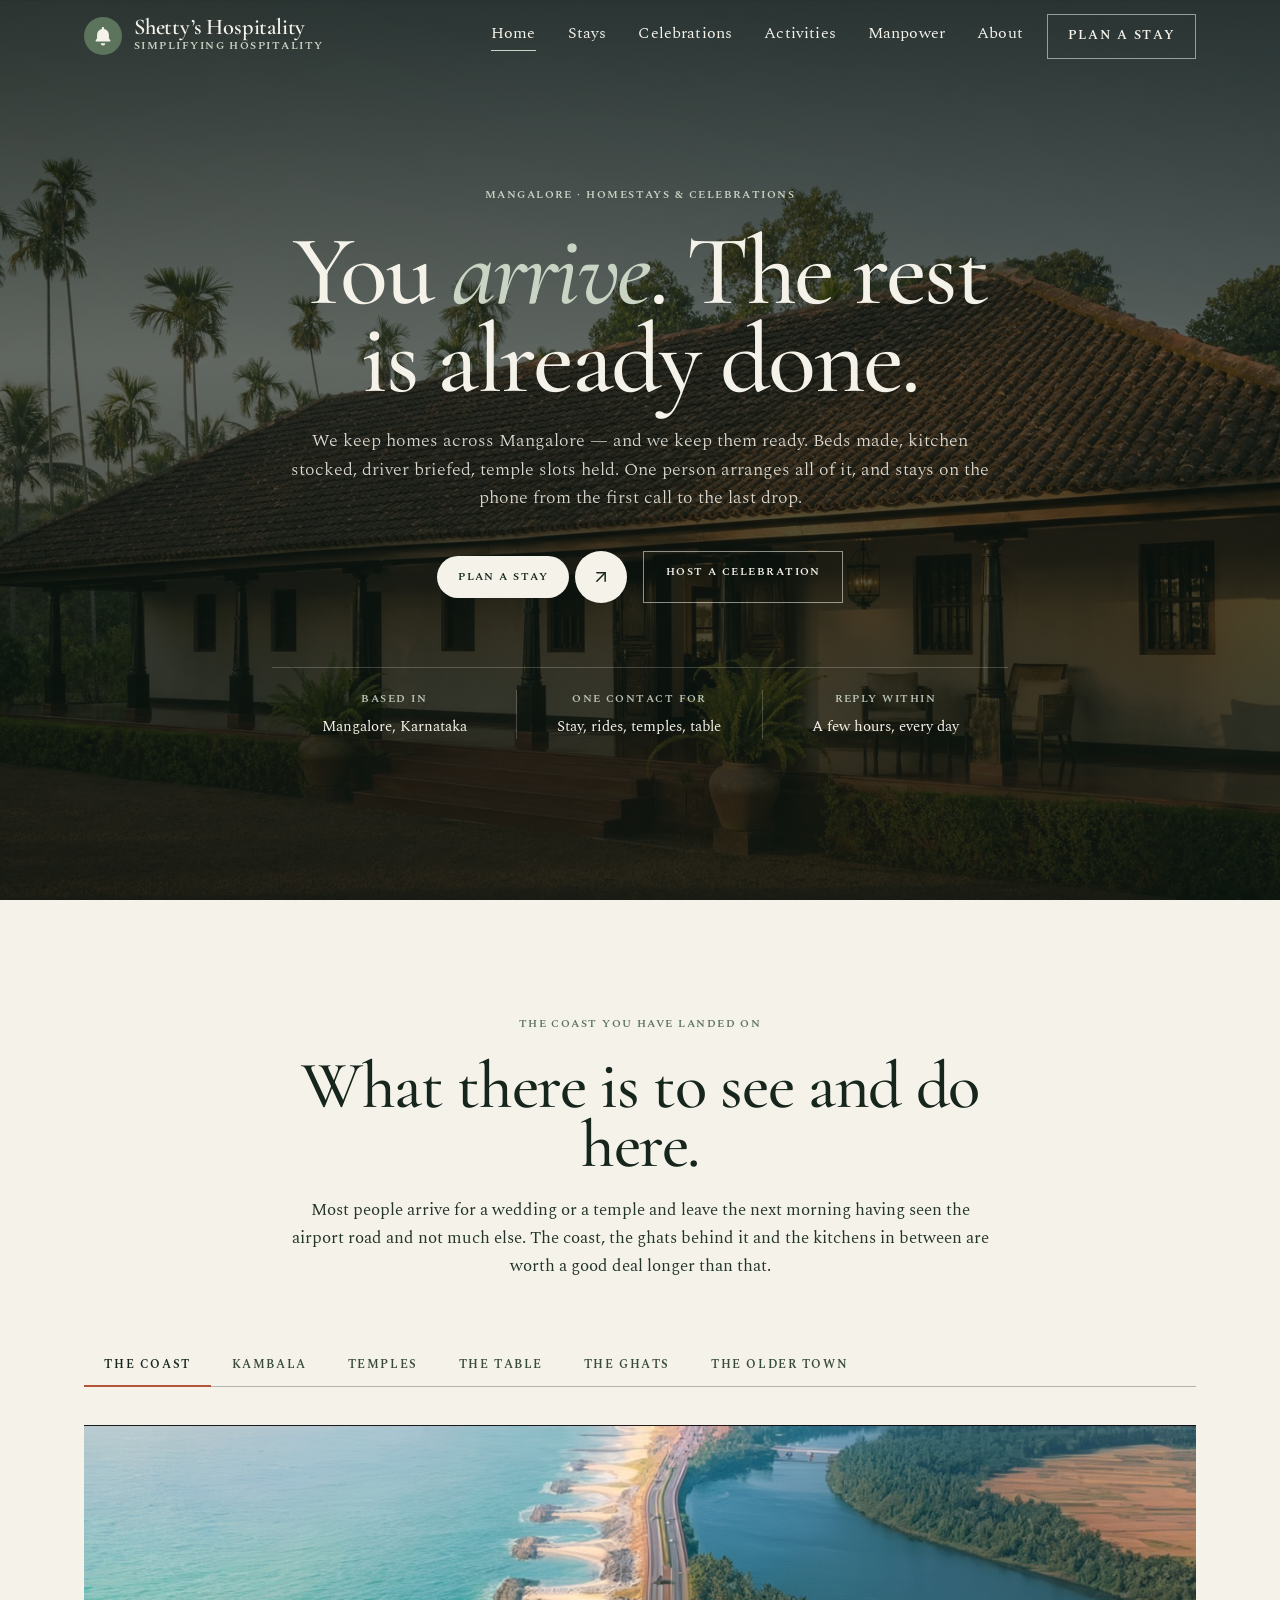
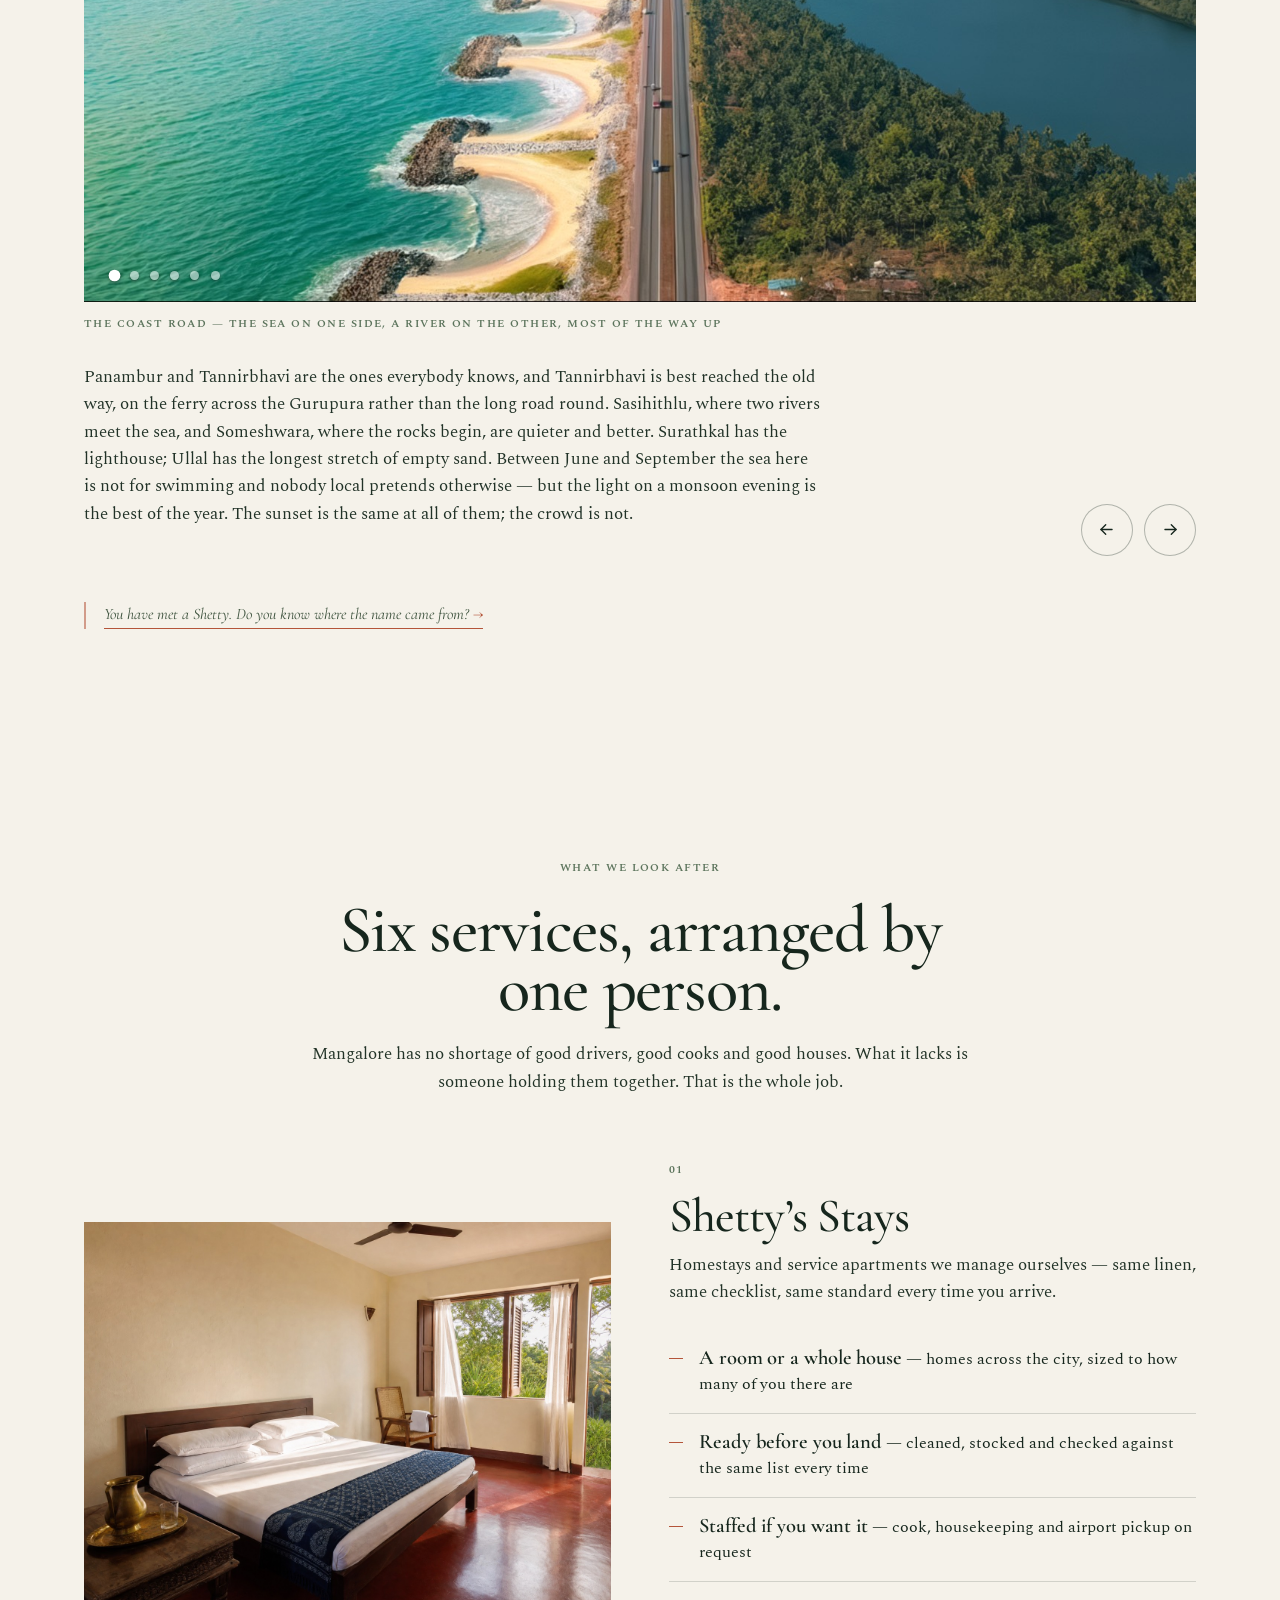
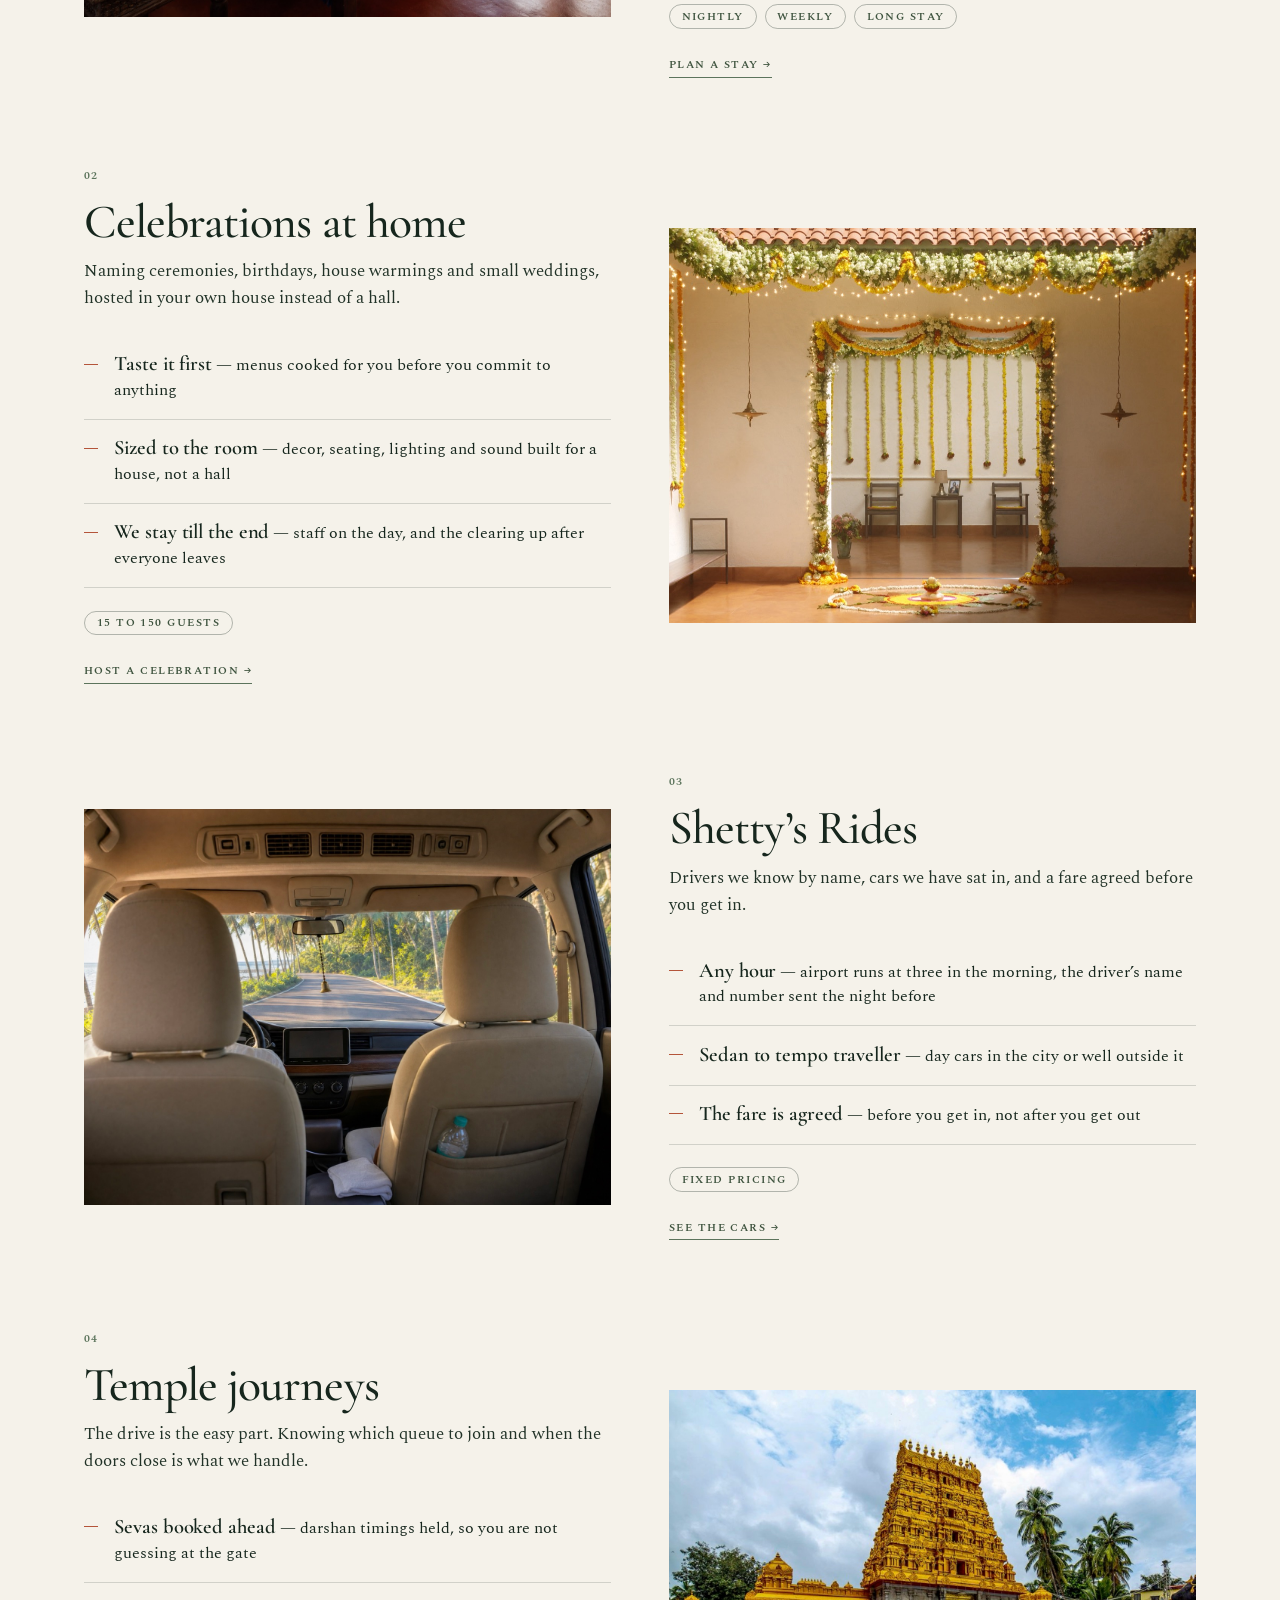
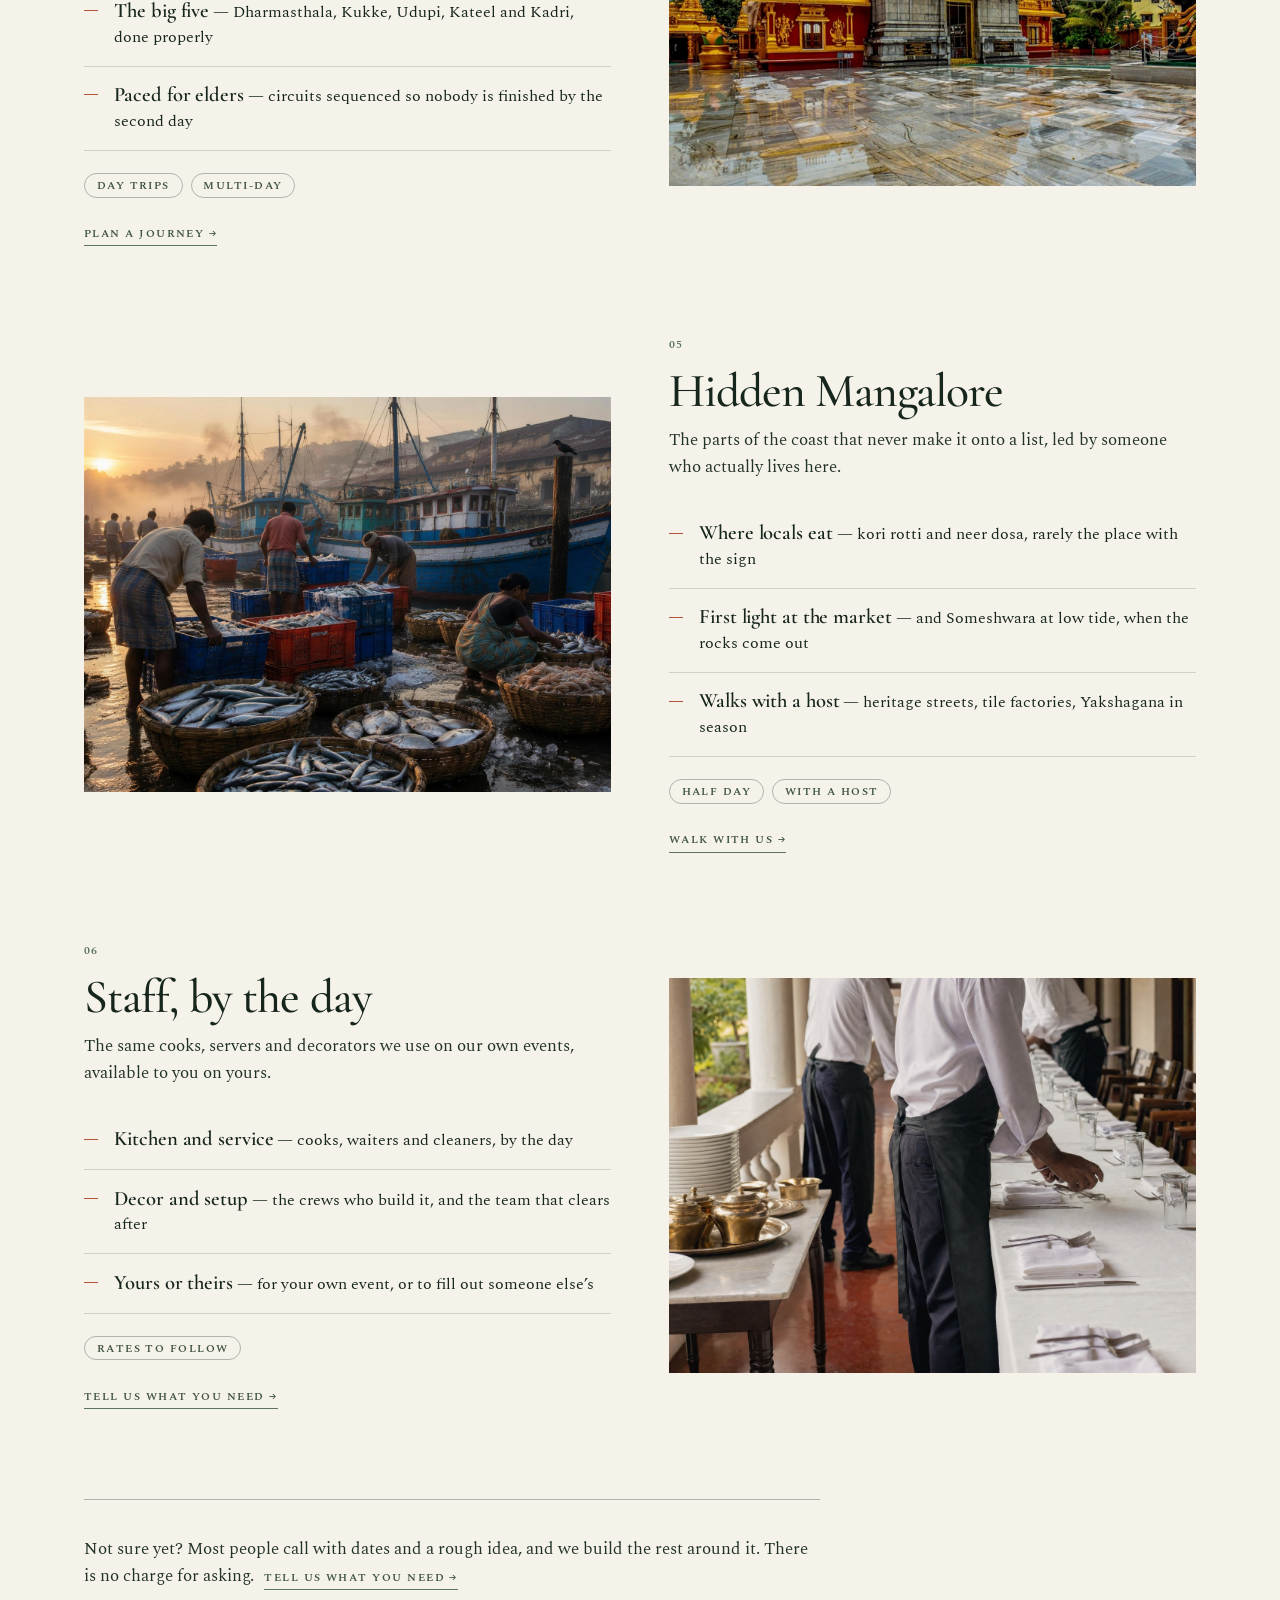
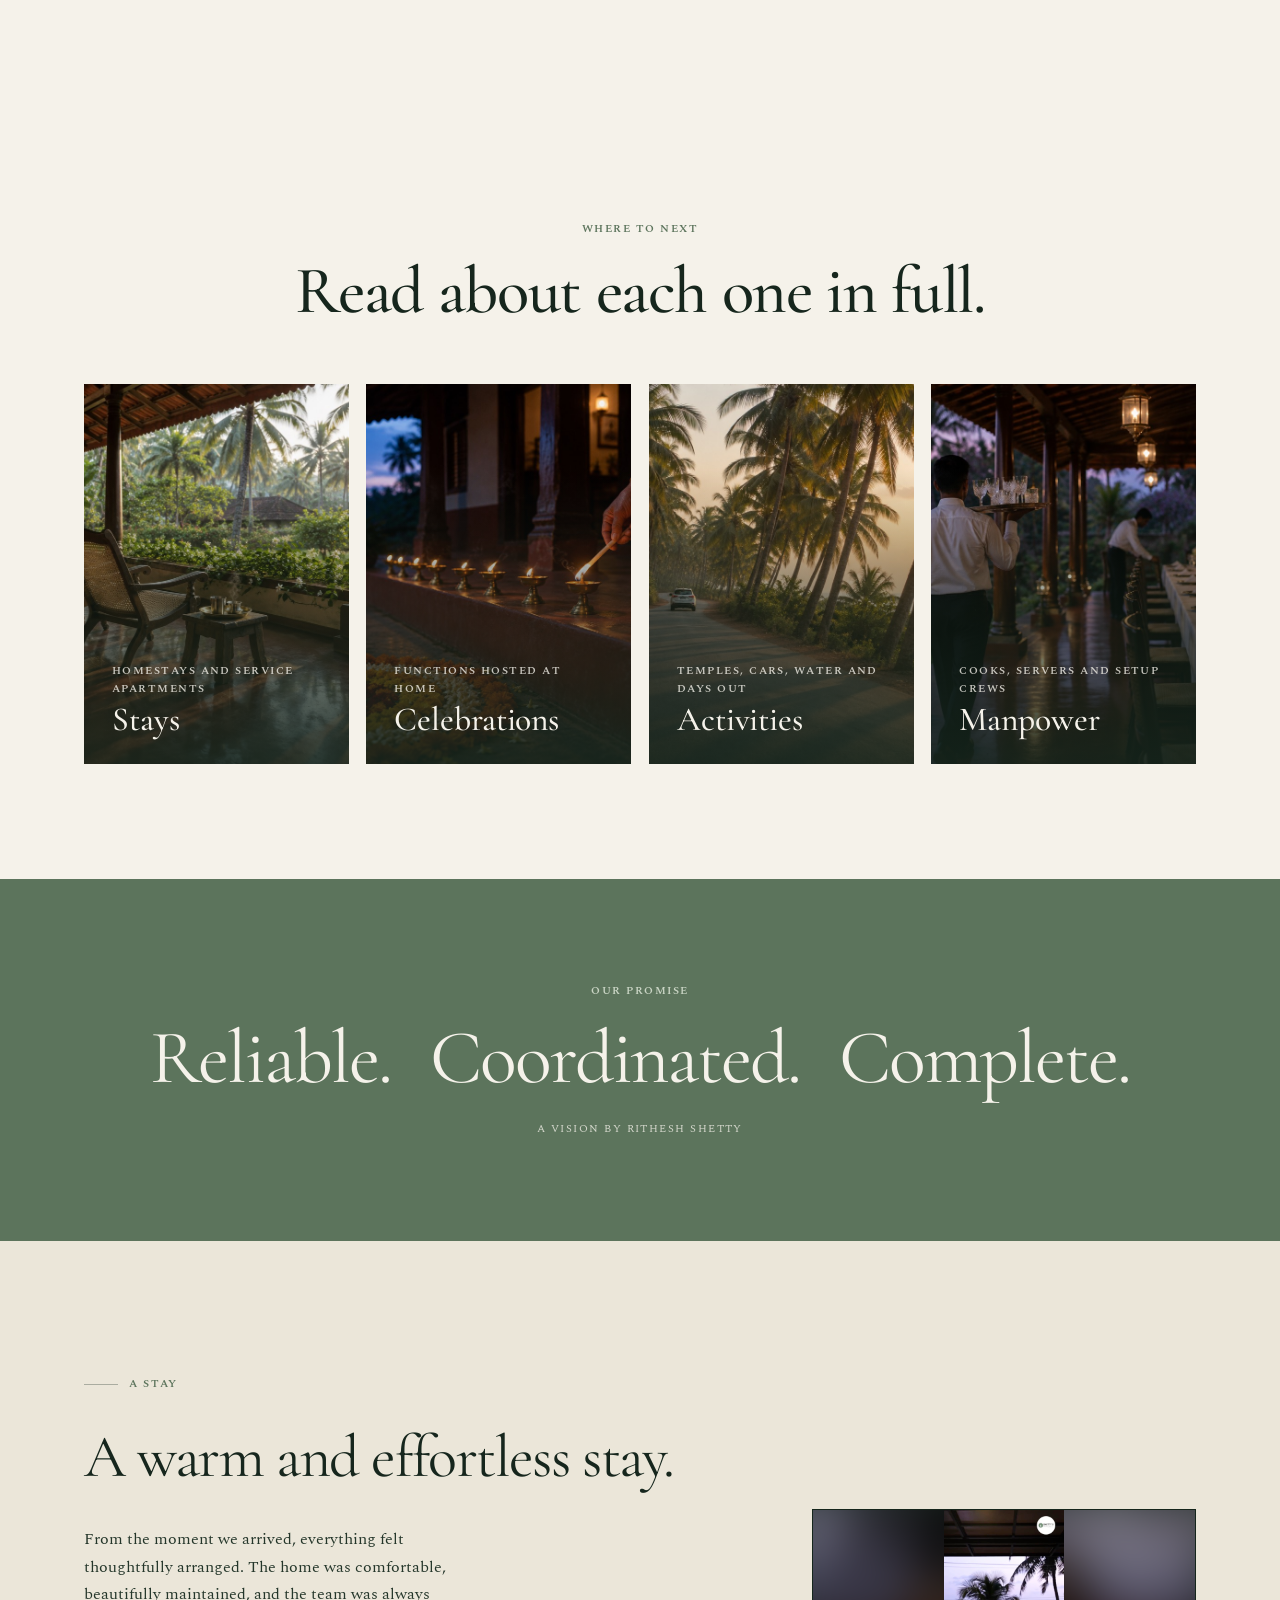
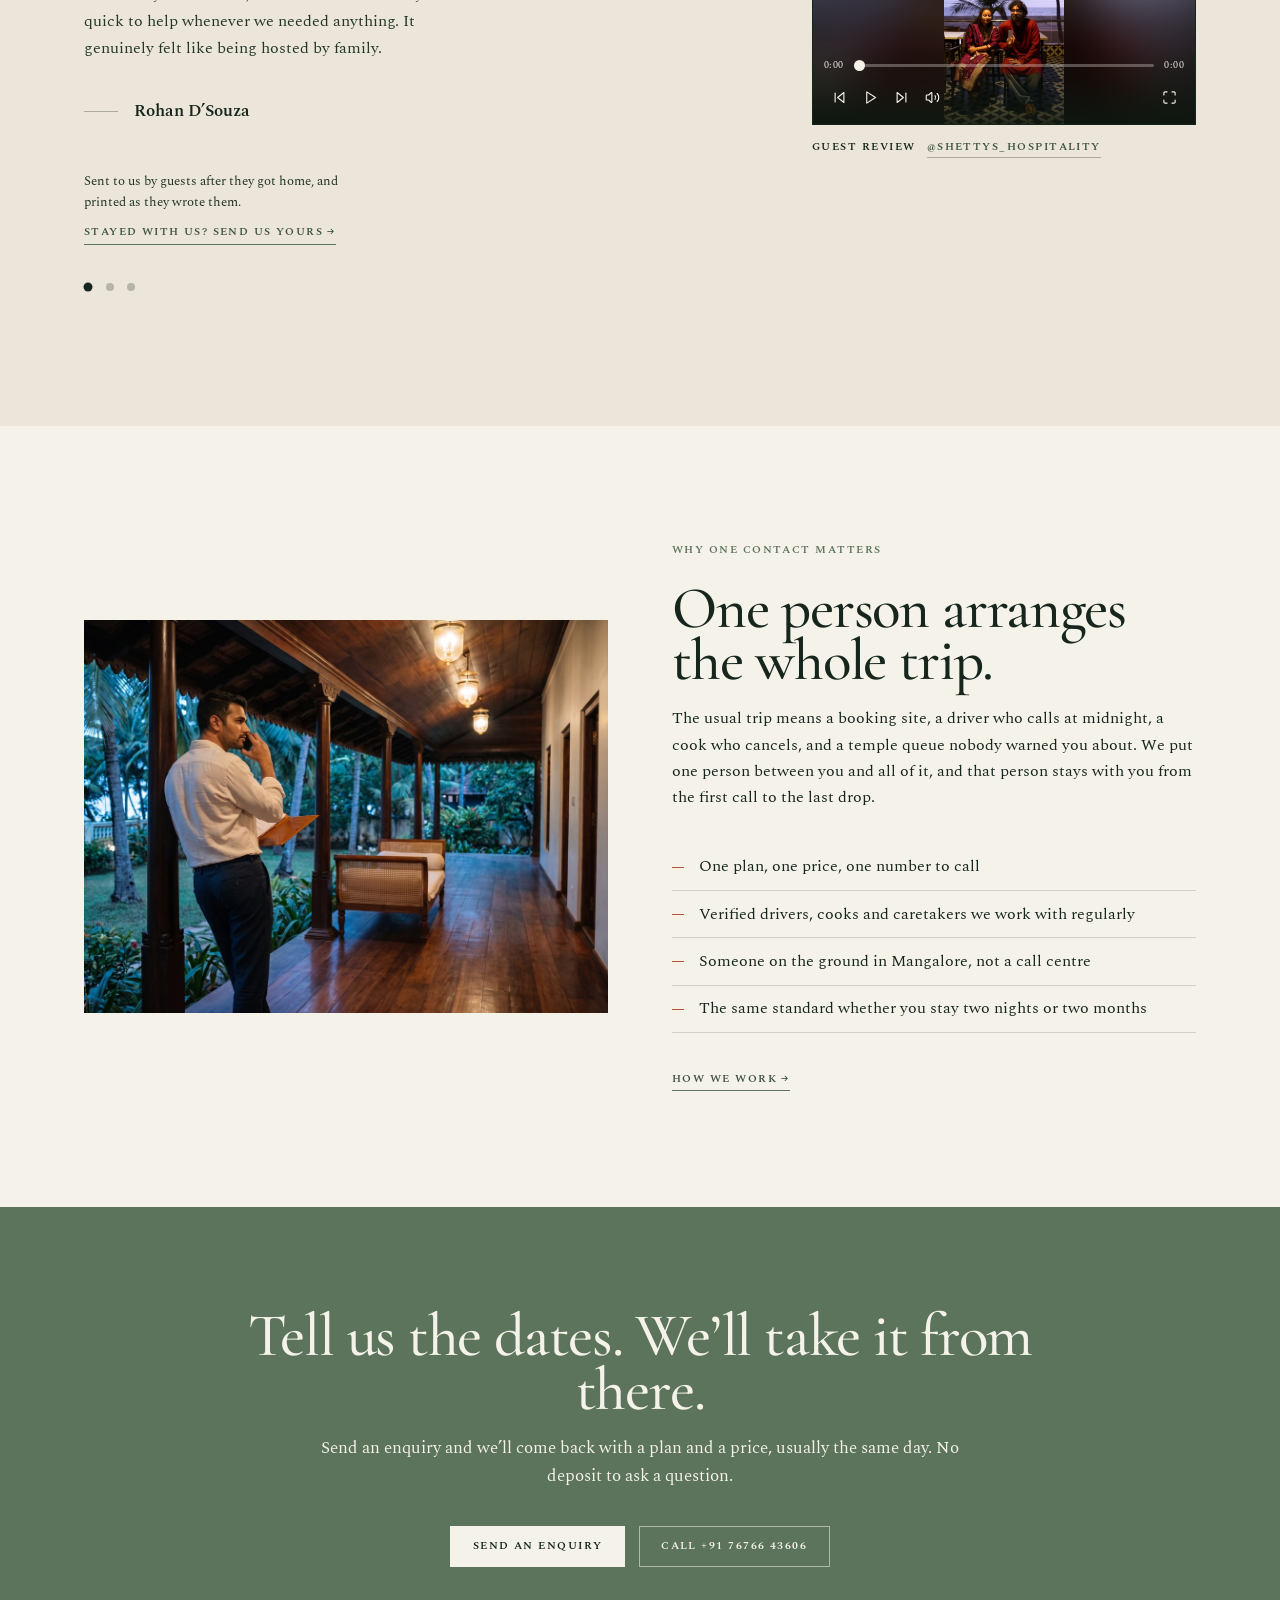
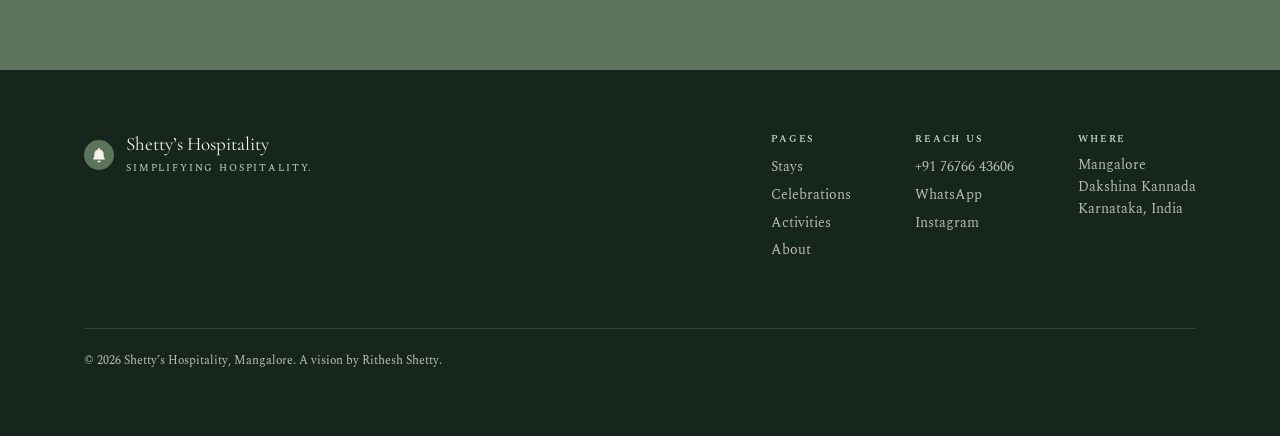
<file: docs/index.html>
<!doctype html>
<html lang="en">
<head>
<meta charset="utf-8" />
<meta name="viewport" content="width=device-width, initial-scale=1" />
<title>Shetty&rsquo;s Hospitality — Homestays &amp; celebrations in Mangalore</title>
<meta name="description" content="Managed homestays, private celebrations, temple journeys and rides across Mangalore. One contact for the whole stay." />
<link rel="preconnect" href="https://fonts.googleapis.com">
<link rel="preconnect" href="https://fonts.gstatic.com" crossorigin>
<link href="https://fonts.googleapis.com/css2?family=Cormorant+Garamond:ital,wght@0,300..700;1,300..700&family=Spectral:ital,wght@0,300;0,400;0,500;0,600;0,700;1,300;1,400;1,600&display=swap" rel="stylesheet">
<link rel="stylesheet" href="assets/css/styles.css?v=1790870553" />
<script>document.documentElement.classList.add('js');</script>
</head>
<body class="home">
<a class="skip" href="#main">Skip to content</a>
<header class="nav">
  <div class="nav__in">
    <a class="brand" href="index.html" aria-label="Shetty&rsquo;s Hospitality, home">
      <span class="brand__mark" aria-hidden="true"><svg viewBox="0 0 40 40" fill="none"><circle cx="20" cy="20" r="20" fill="currentColor"/><path d="M20 10.6c.66 0 1.2.54 1.2 1.2v.9c2.9.56 5.05 3.1 5.05 6.15v3.6l1.5 2.35a.7.7 0 0 1-.59 1.08H12.84a.7.7 0 0 1-.59-1.08l1.5-2.35v-3.6c0-3.04 2.15-5.59 5.05-6.15v-.9c0-.66.54-1.2 1.2-1.2Z" fill="#F5F2EA"/><path d="M17.6 27.6h4.8a2.4 2.4 0 0 1-4.8 0Z" fill="#F5F2EA"/></svg></span>
      <span class="brand__type">
        <span class="brand__name">Shetty&rsquo;s Hospitality</span>
        <span class="brand__tag">Simplifying hospitality</span>
      </span>
    </a>
    <nav class="nav__links" aria-label="Primary">
      <a href="index.html" aria-current="page">Home</a>
      <a href="stays.html">Stays</a>
      <a href="celebrations.html">Celebrations</a>
      <a href="journeys.html">Activities</a>
      <a href="manpower.html">Manpower</a>
      <a href="about.html">About</a>
    </nav>
    <a class="btn btn--sm" href="contact.html">Plan a stay</a>
    <button class="nav__toggle" id="navToggle" aria-expanded="false" aria-controls="navDrawer" aria-label="Open menu">
      <span></span><span></span>
    </button>
  </div>
  <div class="nav__drawer" id="navDrawer" hidden>
    <a href="index.html" aria-current="page">Home</a>
    <a href="stays.html">Stays</a>
    <a href="celebrations.html">Celebrations</a>
    <a href="journeys.html">Activities</a>
    <a href="manpower.html">Manpower</a>
    <a href="about.html">About</a>
    <a href="contact.html">Plan a stay</a>
  </div>
</header>
<main id="main">

<section class="vhero">
  <picture class="vhero__pic" aria-hidden="true">
    <source media="(max-width:819px)" srcset="assets/img/hero-portrait.jpg?v=1790870553" />
    <img class="vhero__media" src="assets/img/hero.jpg?v=1790870553" alt=""
         fetchpriority="high" decoding="async" />
  </picture>
  <div class="vhero__scrim" aria-hidden="true"></div>

  <div class="vhero__in">
    <p class="eyebrow eyebrow--light">Mangalore &middot; Homestays &amp; celebrations</p>
    <h1>You <em>arrive</em>. The rest is already done.</h1>
    <p class="lede">
      We keep homes across Mangalore &mdash; and we keep them ready. Beds made, kitchen stocked,
      driver briefed, temple slots held. One person arranges all of it, and stays on the phone
      from the first call to the last drop.
    </p>

    <div class="vhero__cta">
      <a class="pill" href="contact.html">
        <span class="pill__label">Plan a stay</span>
        <span class="pill__arrow"><svg viewBox="0 0 24 24" fill="none" stroke="currentColor" stroke-width="1.8" stroke-linecap="round" stroke-linejoin="round" aria-hidden="true"><path d="M7 7h10v10"/><path d="M7 17 17 7"/></svg><svg viewBox="0 0 24 24" fill="none" stroke="currentColor" stroke-width="1.8" stroke-linecap="round" stroke-linejoin="round" aria-hidden="true"><path d="M7 7h10v10"/><path d="M7 17 17 7"/></svg></span>
      </a>
      <a class="btn btn--outline" href="celebrations.html">Host a celebration</a>
    </div>

    <dl class="vhero__facts">
      <div><dt>Based in</dt><dd>Mangalore, Karnataka</dd></div>
      <div><dt>One contact for</dt><dd>Stay, rides, temples, table</dd></div>
      <div><dt>Reply within</dt><dd>A few hours, every day</dd></div>
    </dl>
  </div>
</section>

<section class="section">
  <header class="section__head reveal">
    <p class="eyebrow">The coast you have landed on</p>
    <h2>What there is to see and do here.</h2>
    <p class="section__lede">
      Most people arrive for a wedding or a temple and leave the next morning having seen the
      airport road and not much else. The coast, the ghats behind it and the kitchens in between
      are worth a good deal longer than that.
    </p>
  </header>

  <div class="mang reveal" data-mang>
    <div class="mang__tabs" role="tablist" aria-label="Around Mangalore">
      <button type="button" role="tab" data-mangtab aria-controls="mang-coast" aria-selected="true">The coast</button>
      <button type="button" role="tab" data-mangtab aria-controls="mang-kambala" aria-selected="false">Kambala</button>
      <button type="button" role="tab" data-mangtab aria-controls="mang-temples" aria-selected="false">Temples</button>
      <button type="button" role="tab" data-mangtab aria-controls="mang-table" aria-selected="false">The table</button>
      <button type="button" role="tab" data-mangtab aria-controls="mang-ghats" aria-selected="false">The ghats</button>
      <button type="button" role="tab" data-mangtab aria-controls="mang-town" aria-selected="false">The older town</button>
    </div>
    <div class="mang__stage">
      <div class="mang__overlay" aria-hidden="false">
        <div class="mang__overlay-inner">
          <div class="mang__dots" role="tablist" aria-label="Choose a picture" data-mangdots></div>
        </div>
      </div>
      <div class="mang__panel is-current" id="mang-coast" role="tabpanel" data-mangpanel>
        <figure class="mang__figure">
          <img src="assets/img/coast-road.jpg?v=1790870553" alt="The coast highway from the air, the Arabian Sea and its breakwaters on one side and a river on the other" fetchpriority="high" />
          <figcaption>The coast road &mdash; the sea on one side, a river on the other, most of the way up</figcaption>
        </figure>
        <p class="mang__text">Panambur and Tannirbhavi are the ones everybody knows, and Tannirbhavi is best reached the old way, on the ferry across the Gurupura rather than the long road round. Sasihithlu, where two rivers meet the sea, and Someshwara, where the rocks begin, are quieter and better. Surathkal has the lighthouse; Ullal has the longest stretch of empty sand. Between June and September the sea here is not for swimming and nobody local pretends otherwise — but the light on a monsoon evening is the best of the year. The sunset is the same at all of them; the crowd is not.</p>
      </div>
      <div class="mang__panel" id="mang-kambala" role="tabpanel" data-mangpanel>
        <figure class="mang__figure">
          <img src="assets/img/kambala.jpg?v=1790870553" alt="A pair of buffalo racing down a flooded paddy track at a kambala" loading="lazy" />
          <figcaption>Kambala &mdash; paired buffalo raced down a flooded paddy track, through the season</figcaption>
        </figure>
        <p class="mang__text">From about November to March, pairs of buffalo are raced down flooded paddy tracks with a man running behind them holding the reins, and half a district turns out to watch. The good meets run through the night under lights, and there is nothing polite about them. Yakshagana runs in the same months — painted faces, drums, a story that starts at ten and finishes at dawn — and bhuta kola is still performed at village shrines for the village, not for visitors. None of it is ticketed and none of it is on a schedule you will find online. Ask us what is on while you are here and we will find out.</p>
      </div>
      <div class="mang__panel" id="mang-temples" role="tabpanel" data-mangpanel>
        <figure class="mang__figure">
          <img src="assets/img/temples-wide.jpg?v=1790870553" alt="The carved pillars of the Thousand Pillar Jain basadi at Moodabidri" loading="lazy" />
          <figcaption>The Thousand Pillar basadi at Moodabidri &mdash; no two pillars alike</figcaption>
        </figure>
        <p class="mang__text">Kadri and Mangaladevi are inside the city and take an hour between them. Kateel sits on an island in the middle of the Nandini. Dharmasthala, Kukke Subrahmanya and the Krishna Matha at Udupi are each a morning&rsquo;s drive. Inland at Moodabidri stands the Thousand Pillar basadi, a Jain temple whose carved pillars are said to be all different, and which most visitors to the coast never hear about. The difference between a good darshan and three hours in a queue is knowing which line to join, which seva to book ahead, and what time the doors actually close — which is most of what we do for you.</p>
      </div>
      <div class="mang__panel" id="mang-table" role="tabpanel" data-mangpanel>
        <figure class="mang__figure">
          <img src="assets/img/food-wide.jpg?v=1790870553" alt="A coastal Karnataka meal of ghee roast, neer dosa and rava-fried fish" loading="lazy" />
          <figcaption>Kori rotti, ghee roast, neer dosa, and a Gadbad after</figcaption>
        </figure>
        <p class="mang__text">Kori rotti, chicken ghee roast, neer dosa, pundi, fish fried in rava, and a Gadbad at the end of it. Five kitchens sit within a few streets of one another and none of them cook the same way: Bunt, Udupi, Konkani, Beary and Mangalorean Catholic. The last of those is where pork sorpotel and sannas come from, which surprises people who think they know Indian food. Go to the fish market at first light and you will see tomorrow&rsquo;s menu being argued over. We will tell you where to eat, and it is rarely the place with the sign.</p>
      </div>
      <div class="mang__panel" id="mang-ghats" role="tabpanel" data-mangpanel>
        <figure class="mang__figure">
          <img src="assets/img/ghats-wide.jpg?v=1790870553" alt="A wet ghat road curving through the monsoon forest of the Western Ghats" loading="lazy" />
          <figcaption>The ghat road in the monsoon</figcaption>
        </figure>
        <p class="mang__text">An hour inland the land stands up. Charmadi and Shiradi climb through thirty-odd hairpins into coffee and pepper country, and through the monsoon the waterfalls beside the road run hard enough to hear over the engine. Agumbe, up the ghat, takes some of the heaviest rain in the country and the sunsets from the top are worth the drive on a clear evening. Bring something warm; it is ten degrees cooler up there than it is on the coast, which nobody ever believes until they arrive.</p>
      </div>
      <div class="mang__panel" id="mang-town" role="tabpanel" data-mangpanel>
        <figure class="mang__figure">
          <img src="assets/img/sultan-battery.jpg?v=1790870553" alt="The stone bastion of Sultan Battery on the Gurupura river at Boloor, Mangalore" loading="lazy" />
          <figcaption>Sultan Battery &mdash; Tipu&rsquo;s watchtower at Boloor, on the Gurupura</figcaption>
        </figure>
        <p class="mang__text">The tile factories here roofed half of south India, which is why every old building from Bombay to Colombo wears the same terracotta. The standing figure at Karkala is an easy half day inland. St Aloysius has a chapel painted floor to ceiling by an Italian Jesuit in the 1890s that almost nobody outside the city has heard of. And the old trade with Arabia and Portugal still shows in the street names, the doorways and the food, if somebody points it out.</p>
      </div>

      <div class="mang__nav">
        <div class="mang__arrows">
          <button type="button" class="mang__arrow" data-mangprev aria-label="Previous"><svg viewBox="0 0 24 24" fill="none" stroke="currentColor" stroke-width="1.7" stroke-linecap="round" stroke-linejoin="round" aria-hidden="true"><path d="M19 12H5"/><path d="m11 18-6-6 6-6"/></svg></button>
          <button type="button" class="mang__arrow" data-mangnext aria-label="Next"><svg viewBox="0 0 24 24" fill="none" stroke="currentColor" stroke-width="1.7" stroke-linecap="round" stroke-linejoin="round" aria-hidden="true"><path d="M5 12h14"/><path d="m13 6 6 6-6 6"/></svg></button>
        </div>
      </div>
    </div>
  </div>

  <p class="aside-note reveal">
    <button type="button" class="aside-note__link" data-bunt-open>You have met a Shetty. Do you know where the name came from?</button>
  </p>
</section>

<section class="section">
  <header class="section__head reveal">
    <p class="eyebrow">What we look after</p>
    <h2>Six services, arranged by one person.</h2>
    <p class="section__lede">
      Mangalore has no shortage of good drivers, good cooks and good houses. What it lacks is
      someone holding them together. That is the whole job.
    </p>
  </header>

  <ol class="offer">
    <li class="offer__row reveal">
      <figure class="offer__media">
        <img src="assets/img/cards/stays.jpg?v=1790870553" alt="A made-up bedroom in a managed homestay, shutters open to the garden" loading="lazy" />
      </figure>
      <div class="offer__copy">
        <p class="offer__n">01</p>
        <h3><a href="stays.html">Shetty&rsquo;s Stays</a></h3>
        <p class="offer__lede">Homestays and service apartments we manage ourselves &mdash; same linen, same checklist, same standard every time you arrive.</p>
        <ul class="ticks">
          <li><b>A room or a whole house</b> &mdash; homes across the city, sized to how many of you there are</li>
          <li><b>Ready before you land</b> &mdash; cleaned, stocked and checked against the same list every time</li>
          <li><b>Staffed if you want it</b> &mdash; cook, housekeeping and airport pickup on request</li>
        </ul>
        <p class="offer__meta"><span>Nightly</span><span>Weekly</span><span>Long stay</span></p>
        <a class="link" href="stays.html">Plan a stay <span aria-hidden="true">&rarr;</span></a>
      </div>
    </li>
    <li class="offer__row reveal">
      <figure class="offer__media">
        <img src="assets/img/cards/celebrations.jpg?v=1790870553" alt="A Mangalore house decorated for a family celebration" loading="lazy" />
      </figure>
      <div class="offer__copy">
        <p class="offer__n">02</p>
        <h3><a href="celebrations.html">Celebrations at home</a></h3>
        <p class="offer__lede">Naming ceremonies, birthdays, house warmings and small weddings, hosted in your own house instead of a hall.</p>
        <ul class="ticks">
          <li><b>Taste it first</b> &mdash; menus cooked for you before you commit to anything</li>
          <li><b>Sized to the room</b> &mdash; decor, seating, lighting and sound built for a house, not a hall</li>
          <li><b>We stay till the end</b> &mdash; staff on the day, and the clearing up after everyone leaves</li>
        </ul>
        <p class="offer__meta"><span>15 to 150 guests</span></p>
        <a class="link" href="celebrations.html">Host a celebration <span aria-hidden="true">&rarr;</span></a>
      </div>
    </li>
    <li class="offer__row reveal">
      <figure class="offer__media">
        <img src="assets/img/cards/rides.jpg?v=1790870553" alt="The coast road ahead, seen from the second row of a seven-seater" loading="lazy" />
      </figure>
      <div class="offer__copy">
        <p class="offer__n">03</p>
        <h3><a href="journeys.html#rides">Shetty&rsquo;s Rides</a></h3>
        <p class="offer__lede">Drivers we know by name, cars we have sat in, and a fare agreed before you get in.</p>
        <ul class="ticks">
          <li><b>Any hour</b> &mdash; airport runs at three in the morning, the driver&rsquo;s name and number sent the night before</li>
          <li><b>Sedan to tempo traveller</b> &mdash; day cars in the city or well outside it</li>
          <li><b>The fare is agreed</b> &mdash; before you get in, not after you get out</li>
        </ul>
        <p class="offer__meta"><span>Fixed pricing</span></p>
        <a class="link" href="journeys.html#rides">See the cars <span aria-hidden="true">&rarr;</span></a>
      </div>
    </li>
    <li class="offer__row reveal">
      <figure class="offer__media">
        <img src="assets/img/cards/temples.jpg?v=1790870553" alt="The gold gopuram of Kudroli Gokarnanatha temple, Mangalore, after rain" loading="lazy" />
      </figure>
      <div class="offer__copy">
        <p class="offer__n">04</p>
        <h3><a href="journeys.html#temples">Temple journeys</a></h3>
        <p class="offer__lede">The drive is the easy part. Knowing which queue to join and when the doors close is what we handle.</p>
        <ul class="ticks">
          <li><b>Sevas booked ahead</b> &mdash; darshan timings held, so you are not guessing at the gate</li>
          <li><b>The big five</b> &mdash; Dharmasthala, Kukke, Udupi, Kateel and Kadri, done properly</li>
          <li><b>Paced for elders</b> &mdash; circuits sequenced so nobody is finished by the second day</li>
        </ul>
        <p class="offer__meta"><span>Day trips</span><span>Multi-day</span></p>
        <a class="link" href="journeys.html#temples">Plan a journey <span aria-hidden="true">&rarr;</span></a>
      </div>
    </li>
    <li class="offer__row reveal">
      <figure class="offer__media">
        <img src="assets/img/cards/hidden.jpg?v=1790870553" alt="First light at the Bunder fish market, the old port in Mangalore, the night&rsquo;s catch being sorted on the quay" loading="lazy" />
      </figure>
      <div class="offer__copy">
        <p class="offer__n">05</p>
        <h3><a href="journeys.html#hidden">Hidden Mangalore</a></h3>
        <p class="offer__lede">The parts of the coast that never make it onto a list, led by someone who actually lives here.</p>
        <ul class="ticks">
          <li><b>Where locals eat</b> &mdash; kori rotti and neer dosa, rarely the place with the sign</li>
          <li><b>First light at the market</b> &mdash; and Someshwara at low tide, when the rocks come out</li>
          <li><b>Walks with a host</b> &mdash; heritage streets, tile factories, Yakshagana in season</li>
        </ul>
        <p class="offer__meta"><span>Half day</span><span>With a host</span></p>
        <a class="link" href="journeys.html#hidden">Walk with us <span aria-hidden="true">&rarr;</span></a>
      </div>
    </li>
    <li class="offer__row reveal">
      <figure class="offer__media">
        <img src="assets/img/manpower.jpg?v=1790870553" alt="Service staff laying a long table before guests arrive" loading="lazy" />
      </figure>
      <div class="offer__copy">
        <p class="offer__n">06</p>
        <h3><a href="contact.html">Staff, by the day</a></h3>
        <p class="offer__lede">The same cooks, servers and decorators we use on our own events, available to you on yours.</p>
        <ul class="ticks">
          <li><b>Kitchen and service</b> &mdash; cooks, waiters and cleaners, by the day</li>
          <li><b>Decor and setup</b> &mdash; the crews who build it, and the team that clears after</li>
          <li><b>Yours or theirs</b> &mdash; for your own event, or to fill out someone else&rsquo;s</li>
        </ul>
        <p class="offer__meta"><span>Rates to follow</span></p>
        <a class="link" href="contact.html">Tell us what you need <span aria-hidden="true">&rarr;</span></a>
      </div>
    </li>
  </ol>

  <p class="offer__note reveal">
    Not sure yet? Most people call with dates and a rough idea, and we build the rest around
    it. There is no charge for asking.
    <a class="link" href="contact.html">Tell us what you need <span aria-hidden="true">&rarr;</span></a>
  </p>
</section>

<section class="section">
  <header class="section__head reveal">
    <p class="eyebrow">Where to next</p>
    <h2>Read about each one in full.</h2>
  </header>

  <nav class="jump reveal" aria-label="The four service pages">
    <a class="jcard" href="stays.html">
      <img class="jcard__img" src="assets/img/cards/stays-card.jpg?v=1790870553" alt="" loading="lazy" />
      <span class="jcard__veil" aria-hidden="true"></span>
      <span class="jcard__body">
        <span class="jcard__sub">Homestays and service apartments</span>
        <span class="jcard__title">Stays</span>
      </span>
    </a>
    <a class="jcard" href="celebrations.html">
      <img class="jcard__img" src="assets/img/cards/celebrations-card.jpg?v=1790870553" alt="" loading="lazy" />
      <span class="jcard__veil" aria-hidden="true"></span>
      <span class="jcard__body">
        <span class="jcard__sub">Functions hosted at home</span>
        <span class="jcard__title">Celebrations</span>
      </span>
    </a>
    <a class="jcard" href="journeys.html">
      <img class="jcard__img" src="assets/img/cards/journeys-card.jpg?v=1790870553" alt="" loading="lazy" />
      <span class="jcard__veil" aria-hidden="true"></span>
      <span class="jcard__body">
        <span class="jcard__sub">Temples, cars, water and days out</span>
        <span class="jcard__title">Activities</span>
      </span>
    </a>
    <a class="jcard" href="manpower.html">
      <img class="jcard__img" src="assets/img/cards/manpower-card.jpg?v=1790870553" alt="" loading="lazy" />
      <span class="jcard__veil" aria-hidden="true"></span>
      <span class="jcard__body">
        <span class="jcard__sub">Cooks, servers and setup crews</span>
        <span class="jcard__title">Manpower</span>
      </span>
    </a>
  </nav>
</section>

<section class="promise">
  <p class="eyebrow eyebrow--light">Our promise</p>
  <p class="promise__words reveal"><span>Reliable.</span> <span>Coordinated.</span> <span>Complete.</span></p>
  <p class="promise__by">A vision by Rithesh Shetty</p>
</section>

<!-- A note on the Bunt community. Sourced rather than written from memory:
     Tuluva community of Tulu Nadu, Tulu-speaking, Aliyasantana matrilineal
     descent, guthu ancestral houses, landholding cultivators, patrons of bhuta
     kola and Yakshagana. The shreshthi etymology is well attested. Two things
     are deliberately absent because they are asserted casually online but not
     carried by a reliable source: that Bunts founded the Mumbai hotel trade,
     and that guthu houses specifically funded kambala. -->
<dialog class="bunt" data-bunt aria-labelledby="bunt-title">
  <div class="bunt__in">
    <button type="button" class="bunt__x" data-bunt-close aria-label="Close">
      <svg viewBox="0 0 24 24" fill="none" aria-hidden="true"><path d="M6 6l12 12M18 6L6 18" stroke="currentColor" stroke-width="1.5"/></svg>
    </button>

    <p class="eyebrow">On the name</p>
    <h2 id="bunt-title">Headman, or merchant.</h2>

    <p>That is what <em>shreshthi</em> meant in Sanskrit, and Shetty is what became of it &mdash;
    a rank held by one person in a village, which hardened into something a whole family
    carried.</p>

    <p>It is a Bunt name. The Bunts are a Tuluva community from Tulu Nadu &mdash; the strip of
    coast running from Dakshina Kannada and Udupi down into Kasaragod &mdash; and they speak
    Tulu. They were landholders and cultivators, and the seat of a family was its <em>guthu</em>:
    a manor house at the centre of the estate, run as its administrative heart. The house at the
    top of this page is that kind of house.</p>

    <p>Descent ran through the women. Under <em>Aliyasantana</em>, property and lineage passed
    down the female line, and the eldest man in that line headed the household.</p>

    <p>Bhuta kola through the night and Yakshagana in the season were held and paid for by houses
    like these, and a few kilometres inland they still are.</p>
  </div>
</dialog>

<section class="wordof">
  <div class="tsplit" data-tsplit>
    <div class="tsplit__copy">

      <article class="tsplit__item is-active" data-testimonial>
        <p class="tsplit__tag"><span class="tsplit__hr" aria-hidden="true"></span>A stay</p>

        <blockquote class="tsplit__quote">
          A warm and effortless stay.
        </blockquote>

        <p class="tsplit__body">From the moment we arrived, everything felt thoughtfully arranged.
        The home was comfortable, beautifully maintained, and the team was always quick to help
        whenever we needed anything. It genuinely felt like being hosted by family.</p>

        <div class="tsplit__by">
          <span class="tsplit__hr" aria-hidden="true"></span>
          <div>
            <p class="tsplit__name">Rohan D&rsquo;Souza</p>
          </div>
        </div>
      </article>

      <article class="tsplit__item" data-testimonial>
        <p class="tsplit__tag"><span class="tsplit__hr" aria-hidden="true"></span>A celebration</p>

        <blockquote class="tsplit__quote">
          Perfectly handled from start to finish.
        </blockquote>

        <p class="tsplit__body">We chose Shetty&rsquo;s Hospitality for a family celebration and the
        entire experience was smooth. The setup, coordination, and attention to small details made
        the occasion feel extra special without us having to worry about anything.</p>

        <div class="tsplit__by">
          <span class="tsplit__hr" aria-hidden="true"></span>
          <div>
            <p class="tsplit__name">Ananya Pai</p>
          </div>
        </div>
      </article>

      <article class="tsplit__item" data-testimonial>
        <p class="tsplit__tag"><span class="tsplit__hr" aria-hidden="true"></span>A few days out</p>

        <blockquote class="tsplit__quote">
          A lovely way to experience Mangalore.
        </blockquote>

        <p class="tsplit__body">The local recommendations and personalised planning made our trip
        much more memorable. Everything felt relaxed, authentic, and well organised. We especially
        loved discovering places we probably would never have found on our own.</p>

        <div class="tsplit__by">
          <span class="tsplit__hr" aria-hidden="true"></span>
          <div>
            <p class="tsplit__name">Karthik Bhandary</p>
          </div>
        </div>
      </article>

      <p class="tsplit__note">
        Sent to us by guests after they got home, and printed as they wrote them.
        <a class="link" href="contact.html">Stayed with us? Send us yours <span aria-hidden="true">&rarr;</span></a>
      </p>

      <div class="tsplit__dots" data-dots hidden></div>
    </div>

    <div class="tsplit__visual">
    <!-- The path is relative to styles.css, not to this page: a url() carried in a custom
     property resolves against the stylesheet that USES it, and the only consumer is
     .vplayer::before. Written page-relative it resolved to /assets/css/assets/img/ and 404d. -->
    <figure class="vplayer" data-vplayer style="--poster:url(../img/review-poster.jpg?v=1790870553)">
    <video class="vplayer__video" playsinline preload="metadata"
    poster="assets/img/review-poster.jpg?v=1790870553"
    aria-label="A guest talking about their stay">
    <source src="assets/video/review.mp4?v=1790870553" type="video/mp4" />
    </video>

  
    <div class="vplayer__bar">
    <div class="vplayer__seekrow">
    <span class="vplayer__time" data-current>0:00</span>
    <input class="vplayer__seek" type="range" min="0" max="100" value="0" step="0.01"
    aria-label="Seek through the video" />
    <span class="vplayer__time" data-duration>0:00</span>
    </div>
    <div class="vplayer__btns">
    <div class="vplayer__group">
    <button type="button" data-skip="-10" aria-label="Back 10 seconds"><svg class="" viewBox="0 0 24 24" fill="none" stroke="currentColor" stroke-width="1.8" stroke-linecap="round" stroke-linejoin="round" aria-hidden="true"><polygon points="19 20 9 12 19 4 19 20"/><line x1="5" x2="5" y1="19" y2="5"/></svg></button>
    <button type="button" data-play aria-label="Play"><svg class="i-play" viewBox="0 0 24 24" fill="none" stroke="currentColor" stroke-width="1.8" stroke-linecap="round" stroke-linejoin="round" aria-hidden="true"><polygon points="6 3 20 12 6 21 6 3"/></svg><svg class="i-pause" viewBox="0 0 24 24" fill="none" stroke="currentColor" stroke-width="1.8" stroke-linecap="round" stroke-linejoin="round" aria-hidden="true"><rect x="14" y="4" width="4" height="16" rx="1"/><rect x="6" y="4" width="4" height="16" rx="1"/></svg></button>
    <button type="button" data-skip="10" aria-label="Forward 10 seconds"><svg class="" viewBox="0 0 24 24" fill="none" stroke="currentColor" stroke-width="1.8" stroke-linecap="round" stroke-linejoin="round" aria-hidden="true"><polygon points="5 4 15 12 5 20 5 4"/><line x1="19" x2="19" y1="5" y2="19"/></svg></button>
    <div class="vplayer__vol">
    <button type="button" data-mute aria-label="Mute"><svg class="i-vol" viewBox="0 0 24 24" fill="none" stroke="currentColor" stroke-width="1.8" stroke-linecap="round" stroke-linejoin="round" aria-hidden="true"><path d="M11 4.7a.7.7 0 0 0-1.2-.5L6.4 7.6A1.4 1.4 0 0 1 5.4 8H3a1 1 0 0 0-1 1v6a1 1 0 0 0 1 1h2.4a1.4 1.4 0 0 1 1 .4l3.4 3.4a.7.7 0 0 0 1.2-.5z"/><path d="M16 9a5 5 0 0 1 0 6"/><path d="M19.4 18.4a9 9 0 0 0 0-12.8"/></svg><svg class="i-mute" viewBox="0 0 24 24" fill="none" stroke="currentColor" stroke-width="1.8" stroke-linecap="round" stroke-linejoin="round" aria-hidden="true"><path d="M11 4.7a.7.7 0 0 0-1.2-.5L6.4 7.6A1.4 1.4 0 0 1 5.4 8H3a1 1 0 0 0-1 1v6a1 1 0 0 0 1 1h2.4a1.4 1.4 0 0 1 1 .4l3.4 3.4a.7.7 0 0 0 1.2-.5z"/><line x1="22" x2="16" y1="9" y2="15"/><line x1="16" x2="22" y1="9" y2="15"/></svg></button>
    <input class="vplayer__volume" type="range" min="0" max="1" step="0.05" value="1"
    aria-label="Volume" />
    </div>
    </div>
    <button type="button" data-fullscreen aria-label="Full screen"><svg class="i-max" viewBox="0 0 24 24" fill="none" stroke="currentColor" stroke-width="1.8" stroke-linecap="round" stroke-linejoin="round" aria-hidden="true"><path d="M8 3H5a2 2 0 0 0-2 2v3"/><path d="M21 8V5a2 2 0 0 0-2-2h-3"/><path d="M3 16v3a2 2 0 0 0 2 2h3"/><path d="M16 21h3a2 2 0 0 0 2-2v-3"/></svg><svg class="i-min" viewBox="0 0 24 24" fill="none" stroke="currentColor" stroke-width="1.8" stroke-linecap="round" stroke-linejoin="round" aria-hidden="true"><path d="M8 3v3a2 2 0 0 1-2 2H3"/><path d="M21 8h-3a2 2 0 0 1-2-2V3"/><path d="M3 16h3a2 2 0 0 1 2 2v3"/><path d="M16 21v-3a2 2 0 0 1 2-2h3"/></svg></button>
    </div>
    </div>
    </figure>
      <p class="reel__cap">
        <span class="reel__kicker">Guest review</span>
        <a href="https://www.instagram.com/shettys_hospitality/" target="_blank" rel="noopener">@shettys_hospitality</a>
      </p>
    </div>
  </div>
</section>

<section class="section split">
  <figure class="split__media reveal">
    <div class="ph">
      <img src="assets/img/detail-wide.jpg?v=1790870553" alt="Someone taking a call on the lamplit teak veranda of a heritage house, a folio open in his free hand" loading="lazy" />
    </div>
  </figure>
  <div class="split__copy reveal">
    <p class="eyebrow">Why one contact matters</p>
    <h2>One person arranges the whole trip.</h2>
    <p>
      The usual trip means a booking site, a driver who calls at midnight, a cook who cancels,
      and a temple queue nobody warned you about. We put one person between you and all of it,
      and that person stays with you from the first call to the last drop.
    </p>
    <ul class="ticks">
      <li>One plan, one price, one number to call</li>
      <li>Verified drivers, cooks and caretakers we work with regularly</li>
      <li>Someone on the ground in Mangalore, not a call centre</li>
      <li>The same standard whether you stay two nights or two months</li>
    </ul>
    <a class="link" href="about.html">How we work <span aria-hidden="true">&rarr;</span></a>
  </div>
</section>

<section class="cta">
  <div class="cta__in reveal">
    <h2>Tell us the dates. We&rsquo;ll take it from there.</h2>
    <p>Send an enquiry and we&rsquo;ll come back with a plan and a price, usually the same day. No deposit to ask a question.</p>
    <div class="cta__row">
      <a class="btn btn--light" href="contact.html">Send an enquiry</a>
      <a class="btn btn--outline" href="tel:+917676643606">Call +91 76766 43606</a>
    </div>
  </div>
</section>

</main>
<footer class="foot">
  <div class="foot__in">
    <div class="foot__brand">
      <span class="brand__mark brand__mark--sm" aria-hidden="true"><svg viewBox="0 0 40 40" fill="none"><circle cx="20" cy="20" r="20" fill="currentColor"/><path d="M20 10.6c.66 0 1.2.54 1.2 1.2v.9c2.9.56 5.05 3.1 5.05 6.15v3.6l1.5 2.35a.7.7 0 0 1-.59 1.08H12.84a.7.7 0 0 1-.59-1.08l1.5-2.35v-3.6c0-3.04 2.15-5.59 5.05-6.15v-.9c0-.66.54-1.2 1.2-1.2Z" fill="#F5F2EA"/><path d="M17.6 27.6h4.8a2.4 2.4 0 0 1-4.8 0Z" fill="#F5F2EA"/></svg></span>
      <p>Shetty&rsquo;s Hospitality<br><span>Simplifying hospitality.</span></p>
    </div>
    <div class="foot__cols">
      <div>
        <h4>Pages</h4>
        <a href="stays.html">Stays</a>
        <a href="celebrations.html">Celebrations</a>
        <a href="journeys.html">Activities</a>
        <a href="about.html">About</a>
      </div>
      <div>
        <h4>Reach us</h4>
        <a href="tel:+917676643606">+91 76766 43606</a>
        <a href="https://wa.me/917676643606" target="_blank" rel="noopener">WhatsApp</a>
        <a href="https://www.instagram.com/shettys_hospitality/" target="_blank" rel="noopener">Instagram</a>
      </div>
      <div>
        <h4>Where</h4>
        <p>Mangalore<br>Dakshina Kannada<br>Karnataka, India</p>
      </div>
    </div>
    <p class="foot__legal">&copy; <span id="yr">2026</span> Shetty&rsquo;s Hospitality, Mangalore. A vision by Rithesh Shetty.</p>
  </div>
</footer>
<script src="assets/js/main.js?v=1790870553"></script>
</body>
</html>
</file>
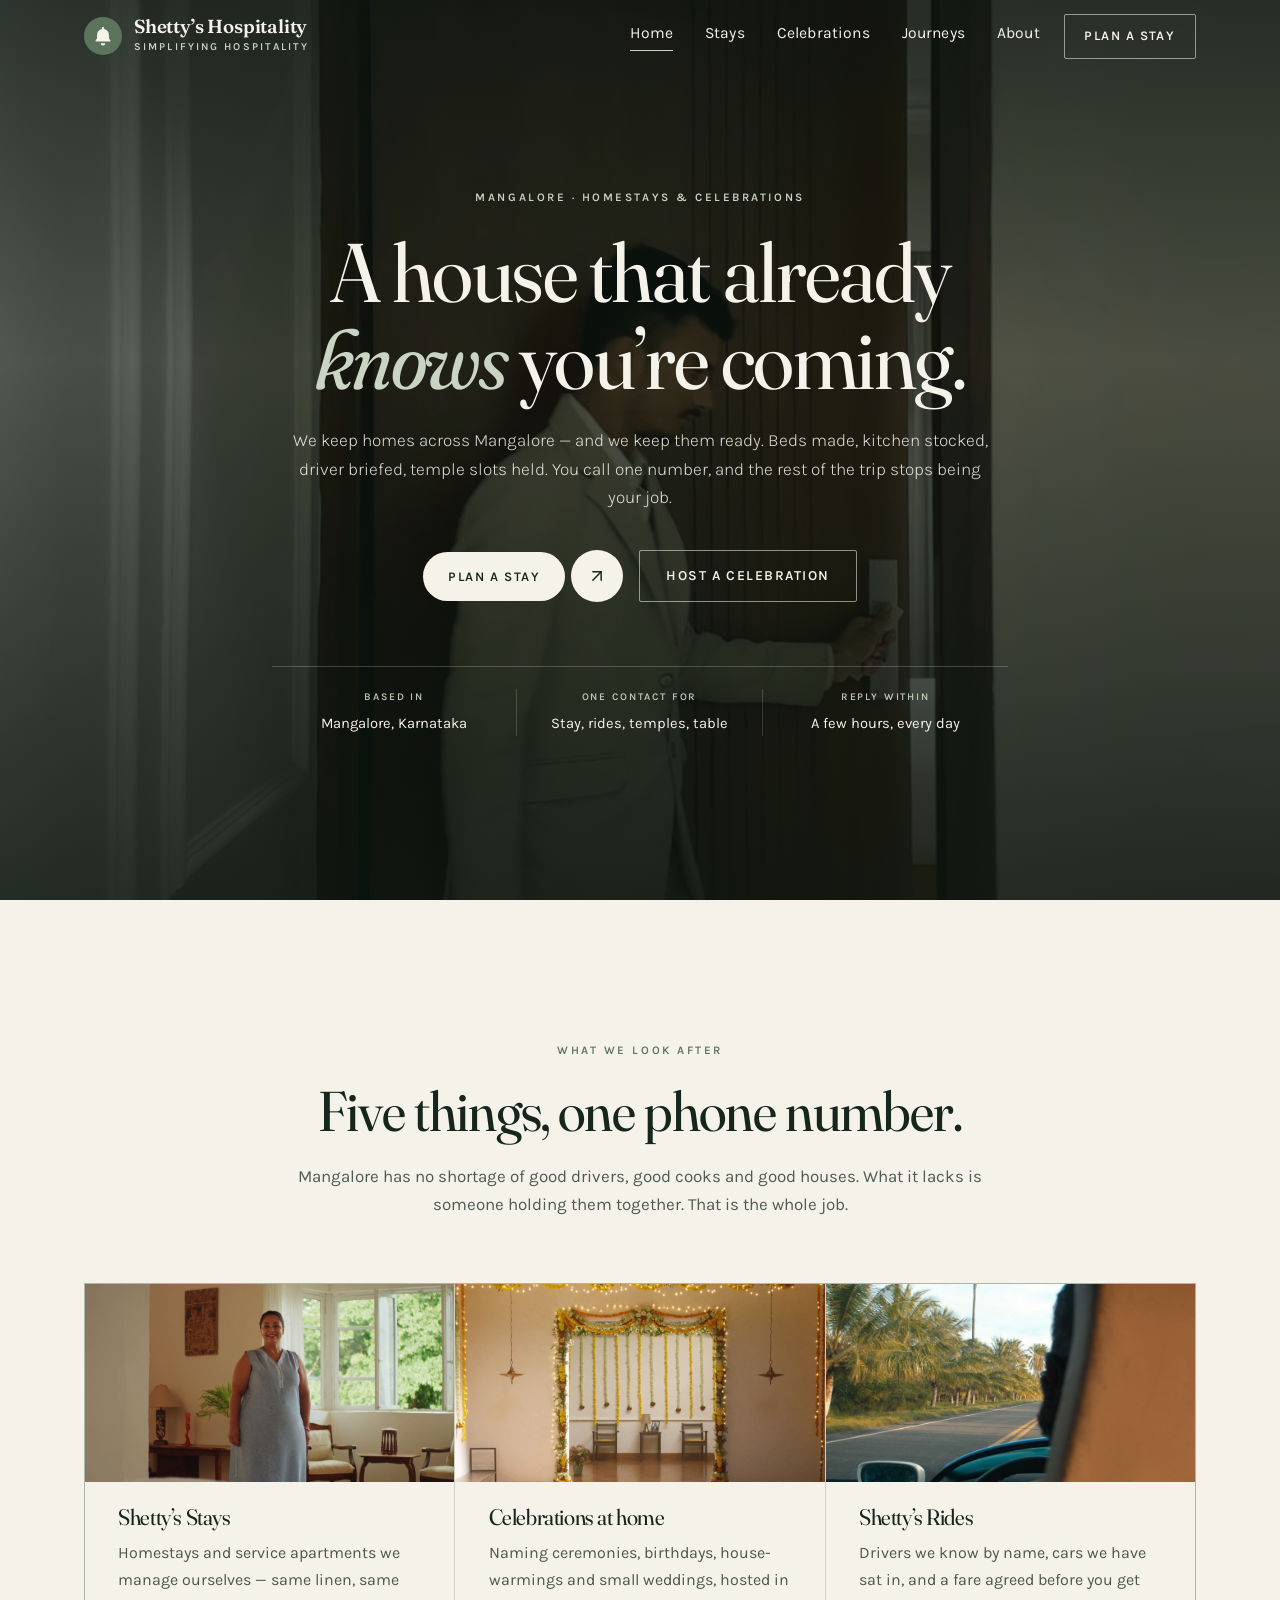
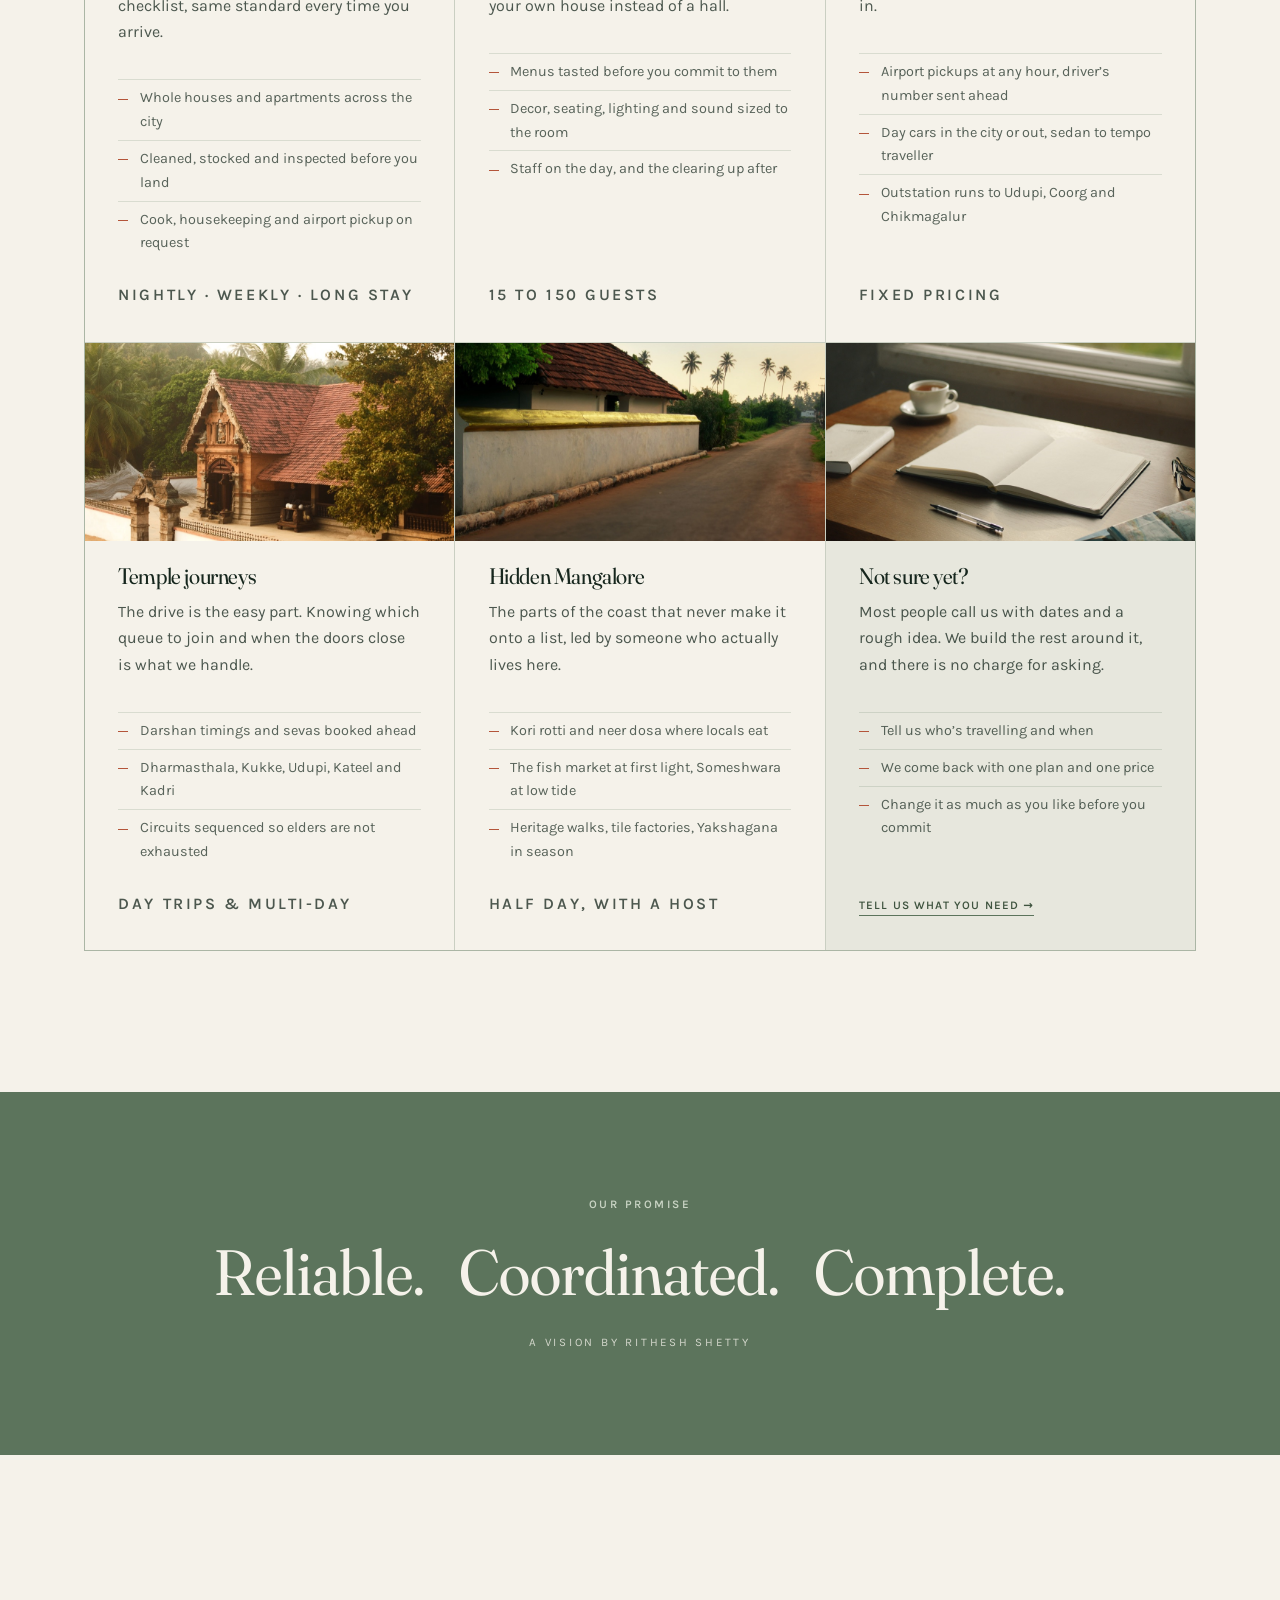
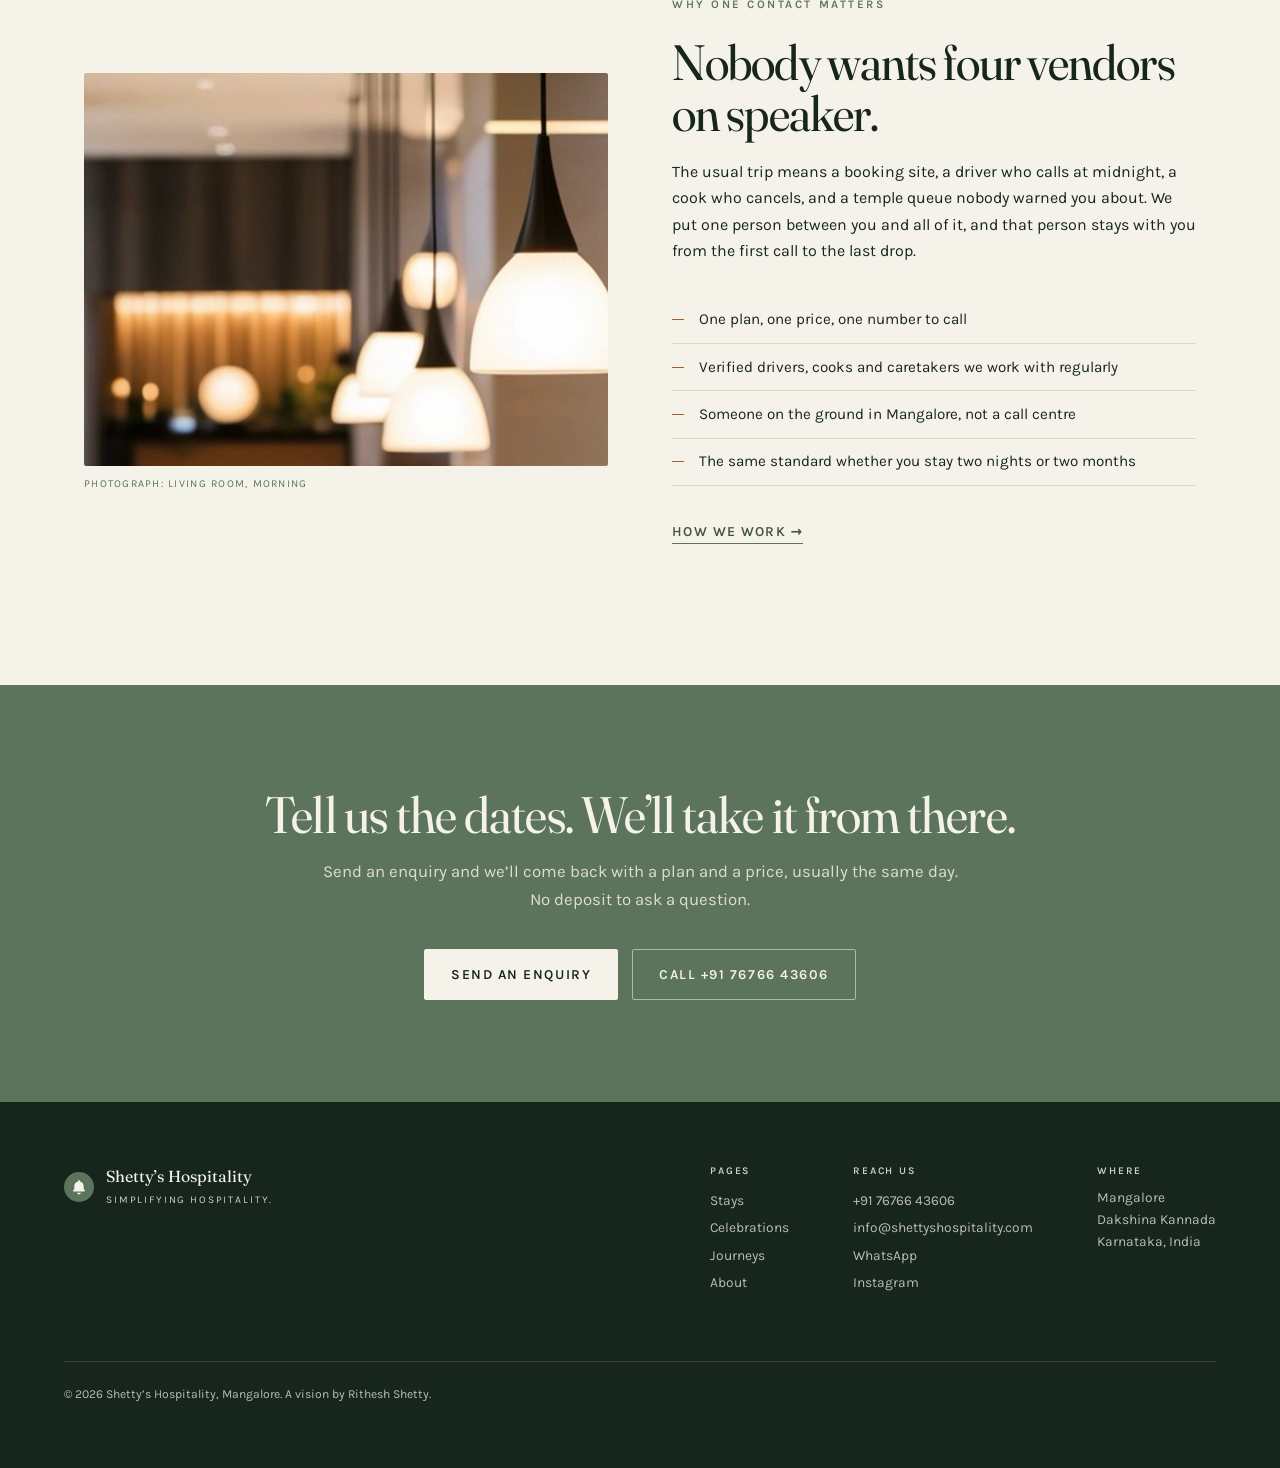
<file: site/index.html>
<!doctype html>
<html lang="en">
<head>
<meta charset="utf-8" />
<meta name="viewport" content="width=device-width, initial-scale=1" />
<title>Shetty&rsquo;s Hospitality — Homestays &amp; celebrations in Mangalore</title>
<meta name="description" content="Managed homestays, private celebrations, temple journeys and rides across Mangalore. One contact for the whole stay." />
<link rel="preconnect" href="https://fonts.googleapis.com">
<link rel="preconnect" href="https://fonts.gstatic.com" crossorigin>
<link href="https://fonts.googleapis.com/css2?family=Fraunces:ital,opsz,wght@0,9..144,300..800;1,9..144,300..700&family=Karla:ital,wght@0,300..700;1,300..600&display=swap" rel="stylesheet">
<link rel="stylesheet" href="assets/css/styles.css?v=1789197544" />
<script>document.documentElement.classList.add('js');</script>
</head>
<body class="home">
<a class="skip" href="#main">Skip to content</a>
<header class="nav">
  <div class="nav__in">
    <a class="brand" href="index.html" aria-label="Shetty&rsquo;s Hospitality, home">
      <span class="brand__mark" aria-hidden="true"><svg viewBox="0 0 40 40" fill="none"><circle cx="20" cy="20" r="20" fill="currentColor"/><path d="M20 10.6c.66 0 1.2.54 1.2 1.2v.9c2.9.56 5.05 3.1 5.05 6.15v3.6l1.5 2.35a.7.7 0 0 1-.59 1.08H12.84a.7.7 0 0 1-.59-1.08l1.5-2.35v-3.6c0-3.04 2.15-5.59 5.05-6.15v-.9c0-.66.54-1.2 1.2-1.2Z" fill="#F5F2EA"/><path d="M17.6 27.6h4.8a2.4 2.4 0 0 1-4.8 0Z" fill="#F5F2EA"/></svg></span>
      <span class="brand__type">
        <span class="brand__name">Shetty&rsquo;s Hospitality</span>
        <span class="brand__tag">Simplifying hospitality</span>
      </span>
    </a>
    <nav class="nav__links" aria-label="Primary">
      <a href="index.html" aria-current="page">Home</a>
      <a href="stays.html">Stays</a>
      <a href="celebrations.html">Celebrations</a>
      <a href="journeys.html">Journeys</a>
      <a href="about.html">About</a>
    </nav>
    <a class="btn btn--sm" href="contact.html">Plan a stay</a>
    <button class="nav__toggle" id="navToggle" aria-expanded="false" aria-controls="navDrawer" aria-label="Open menu">
      <span></span><span></span>
    </button>
  </div>
  <div class="nav__drawer" id="navDrawer" hidden>
    <a href="index.html" aria-current="page">Home</a>
    <a href="stays.html">Stays</a>
    <a href="celebrations.html">Celebrations</a>
    <a href="journeys.html">Journeys</a>
    <a href="about.html">About</a>
    <a href="contact.html">Plan a stay</a>
  </div>
</header>
<main id="main">

<section class="vhero">
  <video class="vhero__media" autoplay muted loop playsinline preload="auto"
         poster="assets/img/hero-poster.jpg" aria-hidden="true"
         data-portrait="assets/video/hero-portrait.mp4">
    <source src="assets/video/hero.mp4" type="video/mp4" />
  </video>
  <div class="vhero__scrim" aria-hidden="true"></div>

  <div class="vhero__in">
    <p class="eyebrow eyebrow--light">Mangalore &middot; Homestays &amp; celebrations</p>
    <h1>A house that already <em>knows</em> you&rsquo;re coming.</h1>
    <p class="lede">
      We keep homes across Mangalore &mdash; and we keep them ready. Beds made, kitchen stocked,
      driver briefed, temple slots held. You call one number, and the rest of the trip stops
      being your job.
    </p>

    <div class="vhero__cta">
      <a class="pill" href="contact.html">
        <span class="pill__label">Plan a stay</span>
        <span class="pill__arrow"><svg viewBox="0 0 24 24" fill="none" stroke="currentColor" stroke-width="1.8" stroke-linecap="round" stroke-linejoin="round" aria-hidden="true"><path d="M7 7h10v10"/><path d="M7 17 17 7"/></svg><svg viewBox="0 0 24 24" fill="none" stroke="currentColor" stroke-width="1.8" stroke-linecap="round" stroke-linejoin="round" aria-hidden="true"><path d="M7 7h10v10"/><path d="M7 17 17 7"/></svg></span>
      </a>
      <a class="btn btn--outline" href="celebrations.html">Host a celebration</a>
    </div>

    <dl class="vhero__facts">
      <div><dt>Based in</dt><dd>Mangalore, Karnataka</dd></div>
      <div><dt>One contact for</dt><dd>Stay, rides, temples, table</dd></div>
      <div><dt>Reply within</dt><dd>A few hours, every day</dd></div>
    </dl>
  </div>
</section>

<section class="section">
  <header class="section__head reveal">
    <p class="eyebrow">What we look after</p>
    <h2>Five things, one phone number.</h2>
    <p class="section__lede">
      Mangalore has no shortage of good drivers, good cooks and good houses. What it lacks is
      someone holding them together. That is the whole job.
    </p>
  </header>

  <ul class="cards">
    <li class="card reveal">
      <img class="card__bg" src="assets/img/cards/stays.jpg?v=1789197544" alt="A managed homestay interior in Mangalore" loading="lazy" />
      <h3><a href="stays.html">Shetty&rsquo;s Stays</a></h3>
      <p>Homestays and service apartments we manage ourselves &mdash; same linen, same checklist,
      same standard every time you arrive.</p>
      <ul class="card__list">
        <li>Whole houses and apartments across the city</li>
        <li>Cleaned, stocked and inspected before you land</li>
        <li>Cook, housekeeping and airport pickup on request</li>
      </ul>
      <p class="card__meta">Nightly &middot; Weekly &middot; Long stay</p>
    </li>
    <li class="card reveal">
      <img class="card__bg" src="assets/img/cards/celebrations.jpg?v=1789197544" alt="A Mangalore house decorated for a family celebration" loading="lazy" />
      <h3><a href="celebrations.html">Celebrations at home</a></h3>
      <p>Naming ceremonies, birthdays, house-warmings and small weddings, hosted in your own
      house instead of a hall.</p>
      <ul class="card__list">
        <li>Menus tasted before you commit to them</li>
        <li>Decor, seating, lighting and sound sized to the room</li>
        <li>Staff on the day, and the clearing up after</li>
      </ul>
      <p class="card__meta">15 to 150 guests</p>
    </li>
    <li class="card reveal">
      <img class="card__bg" src="assets/img/cards/rides.jpg?v=1789197544" alt="A car and driver waiting on a Mangalore roadside" loading="lazy" />
      <h3><a href="journeys.html#rides">Shetty&rsquo;s Rides</a></h3>
      <p>Drivers we know by name, cars we have sat in, and a fare agreed before you get in.</p>
      <ul class="card__list">
        <li>Airport pickups at any hour, driver&rsquo;s number sent ahead</li>
        <li>Day cars in the city or out, sedan to tempo traveller</li>
        <li>Outstation runs to Udupi, Coorg and Chikmagalur</li>
      </ul>
      <p class="card__meta">Fixed pricing</p>
    </li>
    <li class="card reveal">
      <img class="card__bg" src="assets/img/cards/temples.jpg?v=1789197544" alt="An early morning road through coastal Karnataka on the way to a temple" loading="lazy" />
      <h3><a href="journeys.html#temples">Temple journeys</a></h3>
      <p>The drive is the easy part. Knowing which queue to join and when the doors close is
      what we handle.</p>
      <ul class="card__list">
        <li>Darshan timings and sevas booked ahead</li>
        <li>Dharmasthala, Kukke, Udupi, Kateel and Kadri</li>
        <li>Circuits sequenced so elders are not exhausted</li>
      </ul>
      <p class="card__meta">Day trips &amp; multi-day</p>
    </li>
    <li class="card reveal">
      <img class="card__bg" src="assets/img/cards/hidden.jpg?v=1789197544" alt="A quiet local corner of coastal Mangalore" loading="lazy" />
      <h3><a href="journeys.html#hidden">Hidden Mangalore</a></h3>
      <p>The parts of the coast that never make it onto a list, led by someone who actually
      lives here.</p>
      <ul class="card__list">
        <li>Kori rotti and neer dosa where locals eat</li>
        <li>The fish market at first light, Someshwara at low tide</li>
        <li>Heritage walks, tile factories, Yakshagana in season</li>
      </ul>
      <p class="card__meta">Half day, with a host</p>
    </li>
    <li class="card card--ask reveal">
      <img class="card__bg" src="assets/img/cards/plan.jpg?v=1789197544" alt="A calm table set for planning a trip" loading="lazy" />
      <h3>Not sure yet?</h3>
      <p>Most people call us with dates and a rough idea. We build the rest around it, and
      there is no charge for asking.</p>
      <ul class="card__list">
        <li>Tell us who&rsquo;s travelling and when</li>
        <li>We come back with one plan and one price</li>
        <li>Change it as much as you like before you commit</li>
      </ul>
      <p class="card__meta"><a class="link" href="contact.html">Tell us what you need <span aria-hidden="true">&rarr;</span></a></p>
    </li>
  </ul>
</section>

<section class="promise">
  <p class="eyebrow eyebrow--light">Our promise</p>
  <p class="promise__words reveal"><span>Reliable.</span> <span>Coordinated.</span> <span>Complete.</span></p>
  <p class="promise__by">A vision by Rithesh Shetty</p>
</section>

<section class="section split">
  <figure class="split__media reveal">
    <div class="ph" data-ph="Photograph: living room, morning">
      <img src="assets/img/detail-wide.jpg" alt="Interior of a managed homestay" />
    </div>
  </figure>
  <div class="split__copy reveal">
    <p class="eyebrow">Why one contact matters</p>
    <h2>Nobody wants four vendors on speaker.</h2>
    <p>
      The usual trip means a booking site, a driver who calls at midnight, a cook who cancels,
      and a temple queue nobody warned you about. We put one person between you and all of it,
      and that person stays with you from the first call to the last drop.
    </p>
    <ul class="ticks">
      <li>One plan, one price, one number to call</li>
      <li>Verified drivers, cooks and caretakers we work with regularly</li>
      <li>Someone on the ground in Mangalore, not a call centre</li>
      <li>The same standard whether you stay two nights or two months</li>
    </ul>
    <a class="link" href="about.html">How we work <span aria-hidden="true">&rarr;</span></a>
  </div>
</section>

<section class="cta">
  <div class="cta__in reveal">
    <h2>Tell us the dates. We&rsquo;ll take it from there.</h2>
    <p>Send an enquiry and we&rsquo;ll come back with a plan and a price, usually the same day. No deposit to ask a question.</p>
    <div class="cta__row">
      <a class="btn btn--light" href="contact.html">Send an enquiry</a>
      <a class="btn btn--outline" href="tel:+917676643606">Call +91 76766 43606</a>
    </div>
  </div>
</section>

</main>
<footer class="foot">
  <div class="foot__in">
    <div class="foot__brand">
      <span class="brand__mark brand__mark--sm" aria-hidden="true"><svg viewBox="0 0 40 40" fill="none"><circle cx="20" cy="20" r="20" fill="currentColor"/><path d="M20 10.6c.66 0 1.2.54 1.2 1.2v.9c2.9.56 5.05 3.1 5.05 6.15v3.6l1.5 2.35a.7.7 0 0 1-.59 1.08H12.84a.7.7 0 0 1-.59-1.08l1.5-2.35v-3.6c0-3.04 2.15-5.59 5.05-6.15v-.9c0-.66.54-1.2 1.2-1.2Z" fill="#F5F2EA"/><path d="M17.6 27.6h4.8a2.4 2.4 0 0 1-4.8 0Z" fill="#F5F2EA"/></svg></span>
      <p>Shetty&rsquo;s Hospitality<br><span>Simplifying hospitality.</span></p>
    </div>
    <div class="foot__cols">
      <div>
        <h4>Pages</h4>
        <a href="stays.html">Stays</a>
        <a href="celebrations.html">Celebrations</a>
        <a href="journeys.html">Journeys</a>
        <a href="about.html">About</a>
      </div>
      <div>
        <h4>Reach us</h4>
        <a href="tel:+917676643606">+91 76766 43606</a>
        <a href="mailto:info@shettyshospitality.com">info@shettyshospitality.com</a>
        <a href="https://wa.me/917676643606" target="_blank" rel="noopener">WhatsApp</a>
        <a href="https://www.instagram.com/shettys_hospitality/" target="_blank" rel="noopener">Instagram</a>
      </div>
      <div>
        <h4>Where</h4>
        <p>Mangalore<br>Dakshina Kannada<br>Karnataka, India</p>
      </div>
    </div>
    <p class="foot__legal">&copy; <span id="yr">2026</span> Shetty&rsquo;s Hospitality, Mangalore. A vision by Rithesh Shetty.</p>
  </div>
</footer>
<script src="assets/js/main.js?v=1789197544"></script>
</body>
</html>
</file>
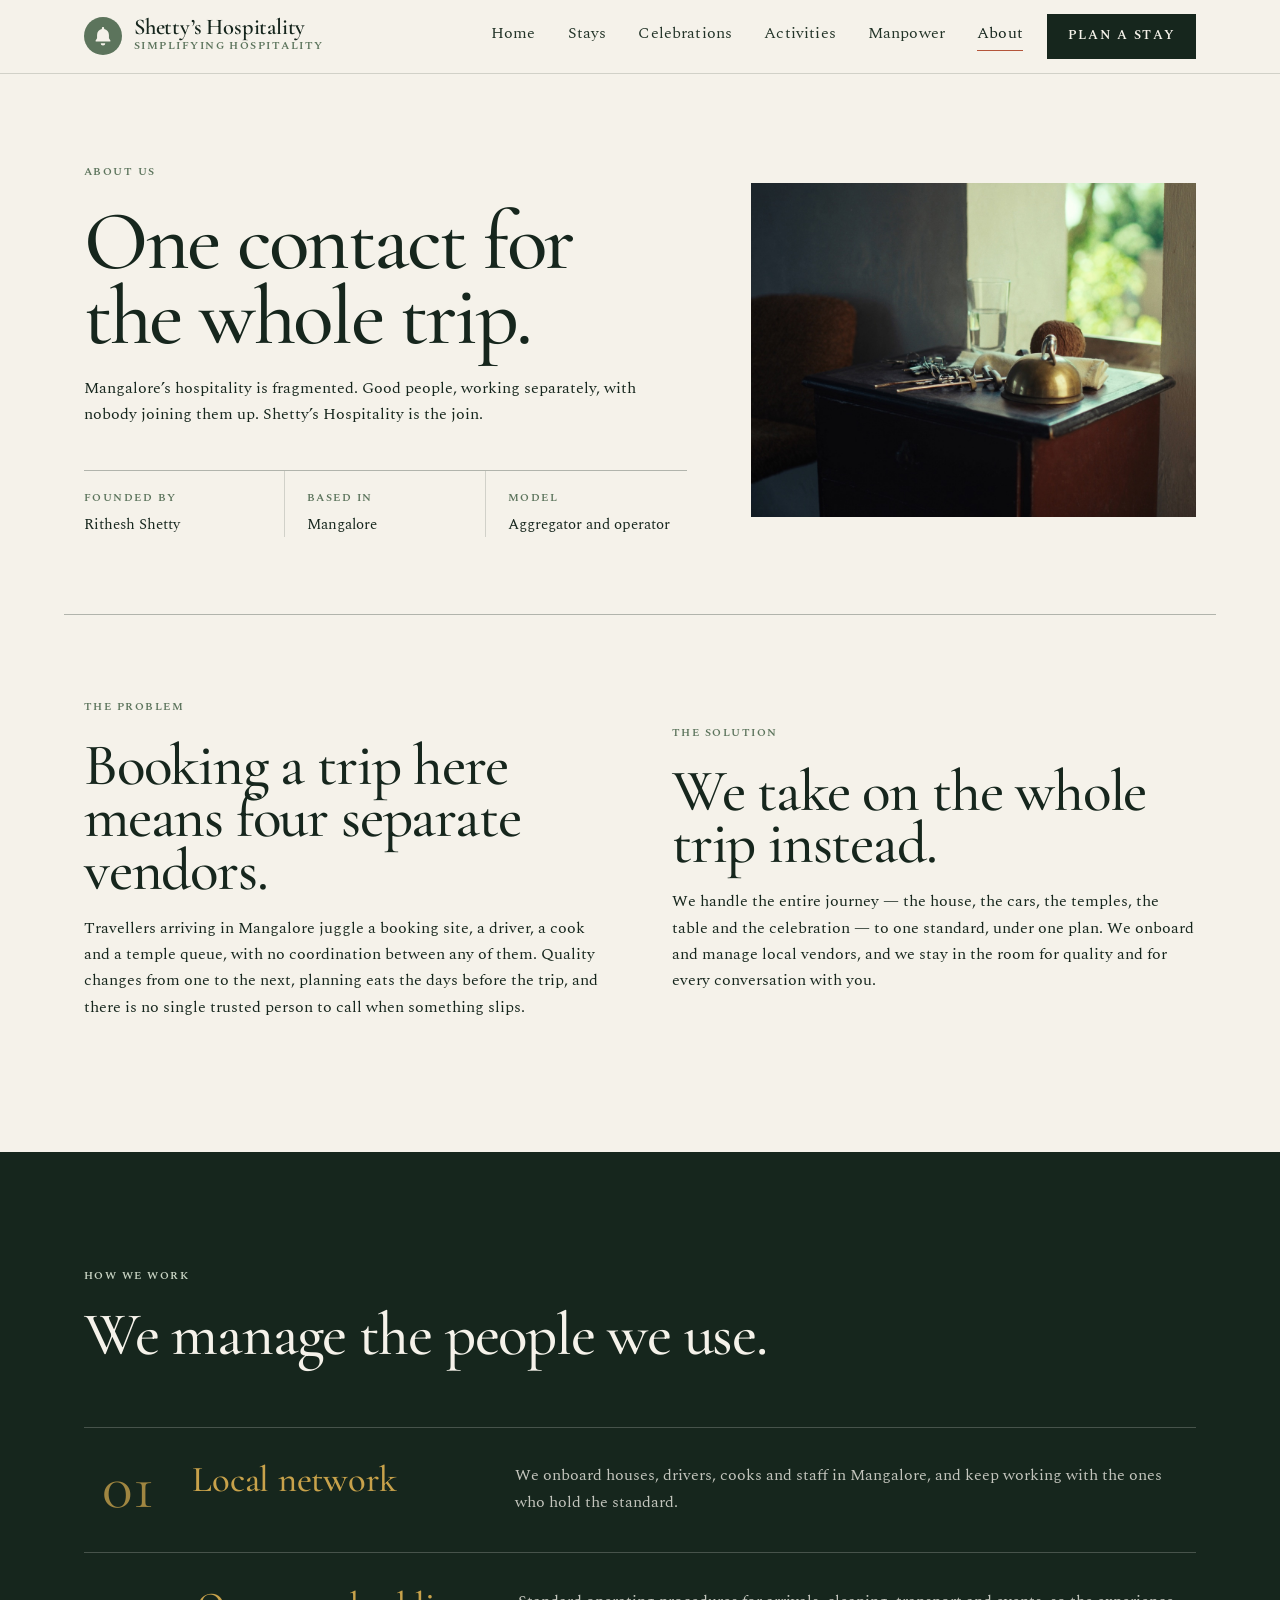
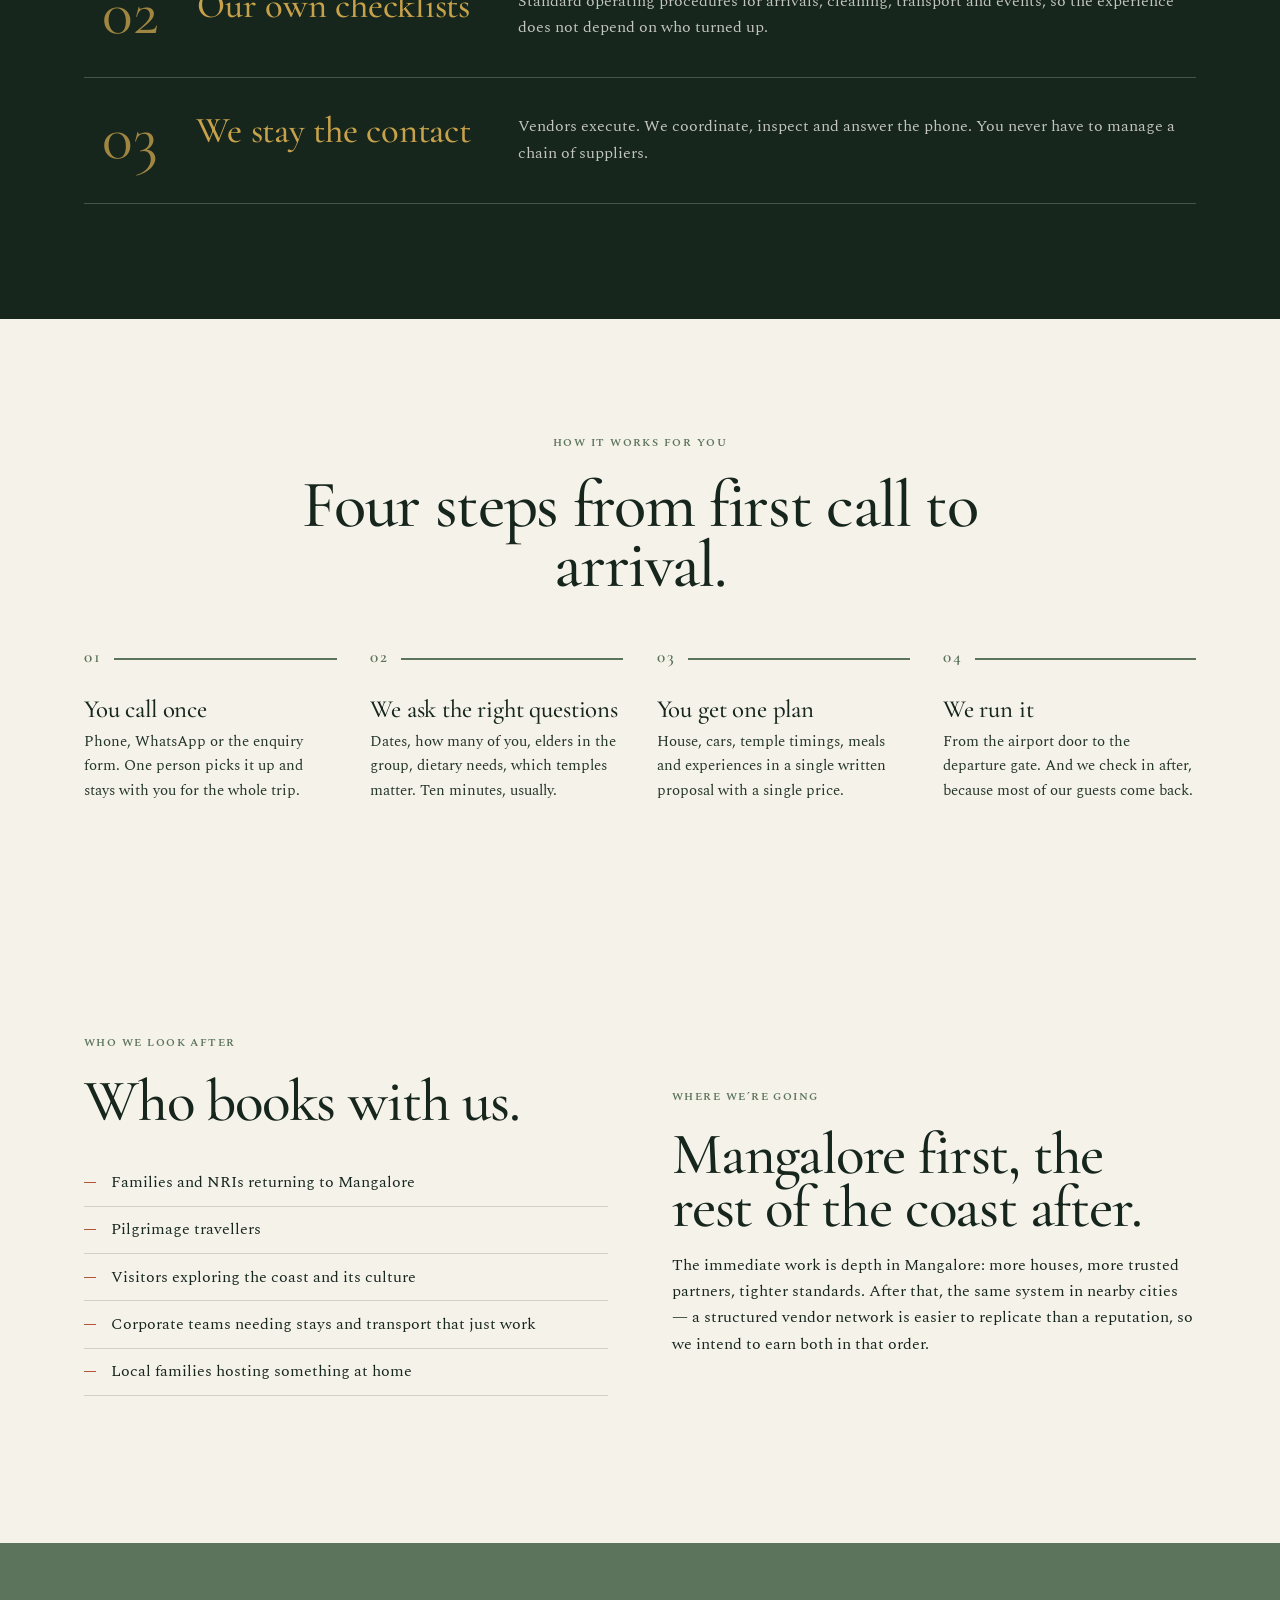
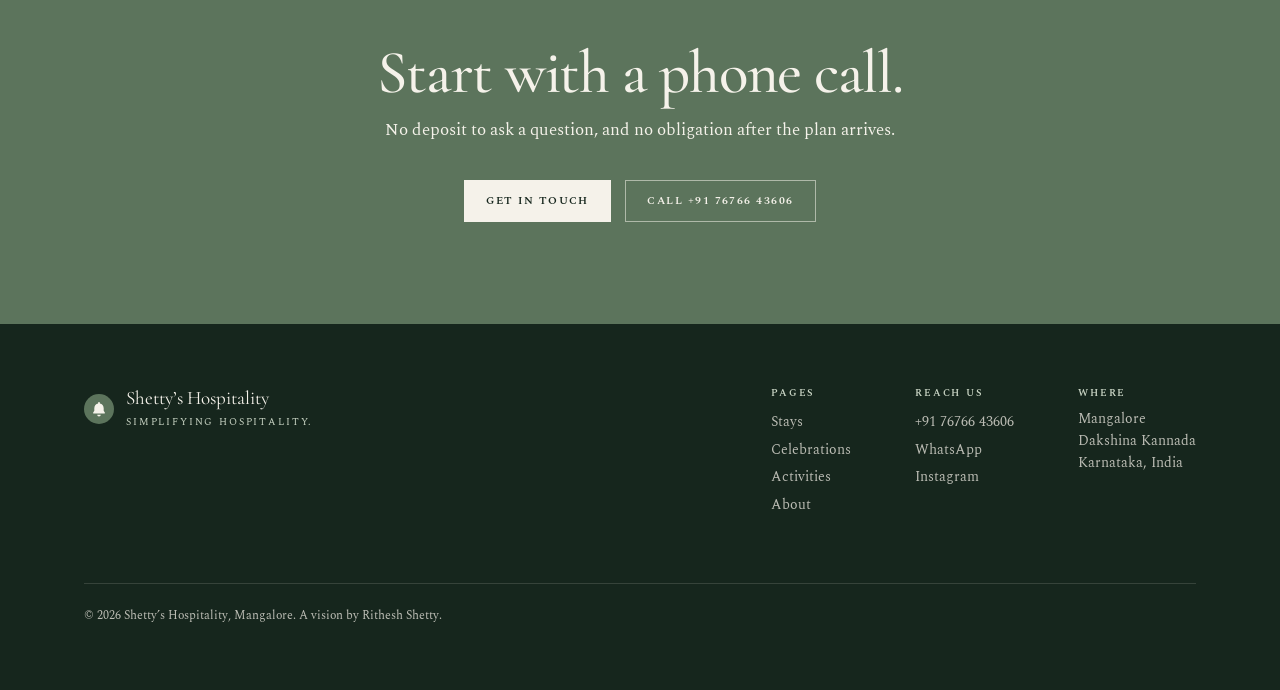
<file: docs/about.html>
<!doctype html>
<html lang="en">
<head>
<meta charset="utf-8" />
<meta name="viewport" content="width=device-width, initial-scale=1" />
<title>About — Shetty&rsquo;s Hospitality, Mangalore</title>
<meta name="description" content="Why Shetty's Hospitality exists, how we work, and what we promise. A single point of contact for stays, celebrations, temples and travel in Mangalore." />
<link rel="preconnect" href="https://fonts.googleapis.com">
<link rel="preconnect" href="https://fonts.gstatic.com" crossorigin>
<link href="https://fonts.googleapis.com/css2?family=Cormorant+Garamond:ital,wght@0,300..700;1,300..700&family=Spectral:ital,wght@0,300;0,400;0,500;0,600;0,700;1,300;1,400;1,600&display=swap" rel="stylesheet">
<link rel="stylesheet" href="assets/css/styles.css?v=1790870553" />
<script>document.documentElement.classList.add('js');</script>
</head>
<body class="page">
<a class="skip" href="#main">Skip to content</a>
<header class="nav">
  <div class="nav__in">
    <a class="brand" href="index.html" aria-label="Shetty&rsquo;s Hospitality, home">
      <span class="brand__mark" aria-hidden="true"><svg viewBox="0 0 40 40" fill="none"><circle cx="20" cy="20" r="20" fill="currentColor"/><path d="M20 10.6c.66 0 1.2.54 1.2 1.2v.9c2.9.56 5.05 3.1 5.05 6.15v3.6l1.5 2.35a.7.7 0 0 1-.59 1.08H12.84a.7.7 0 0 1-.59-1.08l1.5-2.35v-3.6c0-3.04 2.15-5.59 5.05-6.15v-.9c0-.66.54-1.2 1.2-1.2Z" fill="#F5F2EA"/><path d="M17.6 27.6h4.8a2.4 2.4 0 0 1-4.8 0Z" fill="#F5F2EA"/></svg></span>
      <span class="brand__type">
        <span class="brand__name">Shetty&rsquo;s Hospitality</span>
        <span class="brand__tag">Simplifying hospitality</span>
      </span>
    </a>
    <nav class="nav__links" aria-label="Primary">
      <a href="index.html">Home</a>
      <a href="stays.html">Stays</a>
      <a href="celebrations.html">Celebrations</a>
      <a href="journeys.html">Activities</a>
      <a href="manpower.html">Manpower</a>
      <a href="about.html" aria-current="page">About</a>
    </nav>
    <a class="btn btn--sm" href="contact.html">Plan a stay</a>
    <button class="nav__toggle" id="navToggle" aria-expanded="false" aria-controls="navDrawer" aria-label="Open menu">
      <span></span><span></span>
    </button>
  </div>
  <div class="nav__drawer" id="navDrawer" hidden>
    <a href="index.html">Home</a>
    <a href="stays.html">Stays</a>
    <a href="celebrations.html">Celebrations</a>
    <a href="journeys.html">Activities</a>
    <a href="manpower.html">Manpower</a>
    <a href="about.html" aria-current="page">About</a>
    <a href="contact.html">Plan a stay</a>
  </div>
</header>
<main id="main">
<section class="phero">
  <div class="phero__in">
    <div class="phero__copy">
      <p class="eyebrow">About us</p>
      <h1>One contact for<br>the whole trip.</h1>
      <p class="lede">Mangalore&rsquo;s hospitality is fragmented. Good people, working separately, with nobody joining them up. Shetty&rsquo;s Hospitality is the join.</p>
      <dl class="phero__meta"><div><dt>Founded by</dt><dd>Rithesh Shetty</dd></div><div><dt>Based in</dt><dd>Mangalore</dd></div><div><dt>Model</dt><dd>Aggregator and operator</dd></div></dl>
    </div>
    <figure class="phero__figure"><img src="assets/img/pages/about.jpg?v=1790870553" alt="House keys and a hand bell on a table by the door" /></figure>
  </div>
  <div class="ridge" aria-hidden="true"></div>
</section>

<section class="section split">
  <div class="split__copy reveal">
    <p class="eyebrow">The problem</p>
    <h2>Booking a trip here means four separate vendors.</h2>
    <p>
      Travellers arriving in Mangalore juggle a booking site, a driver, a cook and a temple queue,
      with no coordination between any of them. Quality changes from one to the next, planning eats
      the days before the trip, and there is no single trusted person to call when something slips.
    </p>
  </div>
  <div class="split__copy reveal">
    <p class="eyebrow">The solution</p>
    <h2>We take on the whole trip instead.</h2>
    <p>
      We handle the entire journey &mdash; the house, the cars, the temples, the table and the celebration
      &mdash; to one standard, under one plan. We onboard and manage local vendors, and we stay in the room
      for quality and for every conversation with you.
    </p>
  </div>
</section>

<section class="section band">
  <div class="band__in">
    <header class="section__head section__head--left reveal">
      <p class="eyebrow eyebrow--light">How we work</p>
      <h2>We manage the people we use.</h2>
    </header>
    <div class="incl reveal">
      <div><h4>Local network</h4><p>We onboard houses, drivers, cooks and staff in Mangalore, and keep working with the ones who hold the standard.</p></div>
      <div><h4>Our own checklists</h4><p>Standard operating procedures for arrivals, cleaning, transport and events, so the experience does not depend on who turned up.</p></div>
      <div><h4>We stay the contact</h4><p>Vendors execute. We coordinate, inspect and answer the phone. You never have to manage a chain of suppliers.</p></div>
    </div>
  </div>
</section>

<section class="section">
  <header class="section__head reveal">
    <p class="eyebrow">How it works for you</p>
    <h2>Four steps from first call to arrival.</h2>
  </header>
  <ol class="steps">
    <li class="reveal"><span class="steps__n">01</span><h3>You call once</h3><p>Phone, WhatsApp or the enquiry form. One person picks it up and stays with you for the whole trip.</p></li>
    <li class="reveal"><span class="steps__n">02</span><h3>We ask the right questions</h3><p>Dates, how many of you, elders in the group, dietary needs, which temples matter. Ten minutes, usually.</p></li>
    <li class="reveal"><span class="steps__n">03</span><h3>You get one plan</h3><p>House, cars, temple timings, meals and experiences in a single written proposal with a single price.</p></li>
    <li class="reveal"><span class="steps__n">04</span><h3>We run it</h3><p>From the airport door to the departure gate. And we check in after, because most of our guests come back.</p></li>
  </ol>
</section>

<section class="section split">
  <div class="split__copy reveal">
    <p class="eyebrow">Who we look after</p>
    <h2>Who books with us.</h2>
    <ul class="ticks">
      <li>Families and NRIs returning to Mangalore</li>
      <li>Pilgrimage travellers</li>
      <li>Visitors exploring the coast and its culture</li>
      <li>Corporate teams needing stays and transport that just work</li>
      <li>Local families hosting something at home</li>
    </ul>
  </div>
  <div class="split__copy reveal">
    <p class="eyebrow">Where we&rsquo;re going</p>
    <h2>Mangalore first, the rest of the coast after.</h2>
    <p>
      The immediate work is depth in Mangalore: more houses, more trusted partners, tighter standards.
      After that, the same system in nearby cities &mdash; a structured vendor network is easier to
      replicate than a reputation, so we intend to earn both in that order.
    </p>
  </div>
</section>

<section class="cta">
  <div class="cta__in reveal">
    <h2>Start with a phone call.</h2>
    <p>No deposit to ask a question, and no obligation after the plan arrives.</p>
    <div class="cta__row">
      <a class="btn btn--light" href="contact.html">Get in touch</a>
      <a class="btn btn--outline" href="tel:+917676643606">Call +91 76766 43606</a>
    </div>
  </div>
</section>

</main>
<footer class="foot">
  <div class="foot__in">
    <div class="foot__brand">
      <span class="brand__mark brand__mark--sm" aria-hidden="true"><svg viewBox="0 0 40 40" fill="none"><circle cx="20" cy="20" r="20" fill="currentColor"/><path d="M20 10.6c.66 0 1.2.54 1.2 1.2v.9c2.9.56 5.05 3.1 5.05 6.15v3.6l1.5 2.35a.7.7 0 0 1-.59 1.08H12.84a.7.7 0 0 1-.59-1.08l1.5-2.35v-3.6c0-3.04 2.15-5.59 5.05-6.15v-.9c0-.66.54-1.2 1.2-1.2Z" fill="#F5F2EA"/><path d="M17.6 27.6h4.8a2.4 2.4 0 0 1-4.8 0Z" fill="#F5F2EA"/></svg></span>
      <p>Shetty&rsquo;s Hospitality<br><span>Simplifying hospitality.</span></p>
    </div>
    <div class="foot__cols">
      <div>
        <h4>Pages</h4>
        <a href="stays.html">Stays</a>
        <a href="celebrations.html">Celebrations</a>
        <a href="journeys.html">Activities</a>
        <a href="about.html">About</a>
      </div>
      <div>
        <h4>Reach us</h4>
        <a href="tel:+917676643606">+91 76766 43606</a>
        <a href="https://wa.me/917676643606" target="_blank" rel="noopener">WhatsApp</a>
        <a href="https://www.instagram.com/shettys_hospitality/" target="_blank" rel="noopener">Instagram</a>
      </div>
      <div>
        <h4>Where</h4>
        <p>Mangalore<br>Dakshina Kannada<br>Karnataka, India</p>
      </div>
    </div>
    <p class="foot__legal">&copy; <span id="yr">2026</span> Shetty&rsquo;s Hospitality, Mangalore. A vision by Rithesh Shetty.</p>
  </div>
</footer>
<script src="assets/js/main.js?v=1790870553"></script>
</body>
</html>
</file>
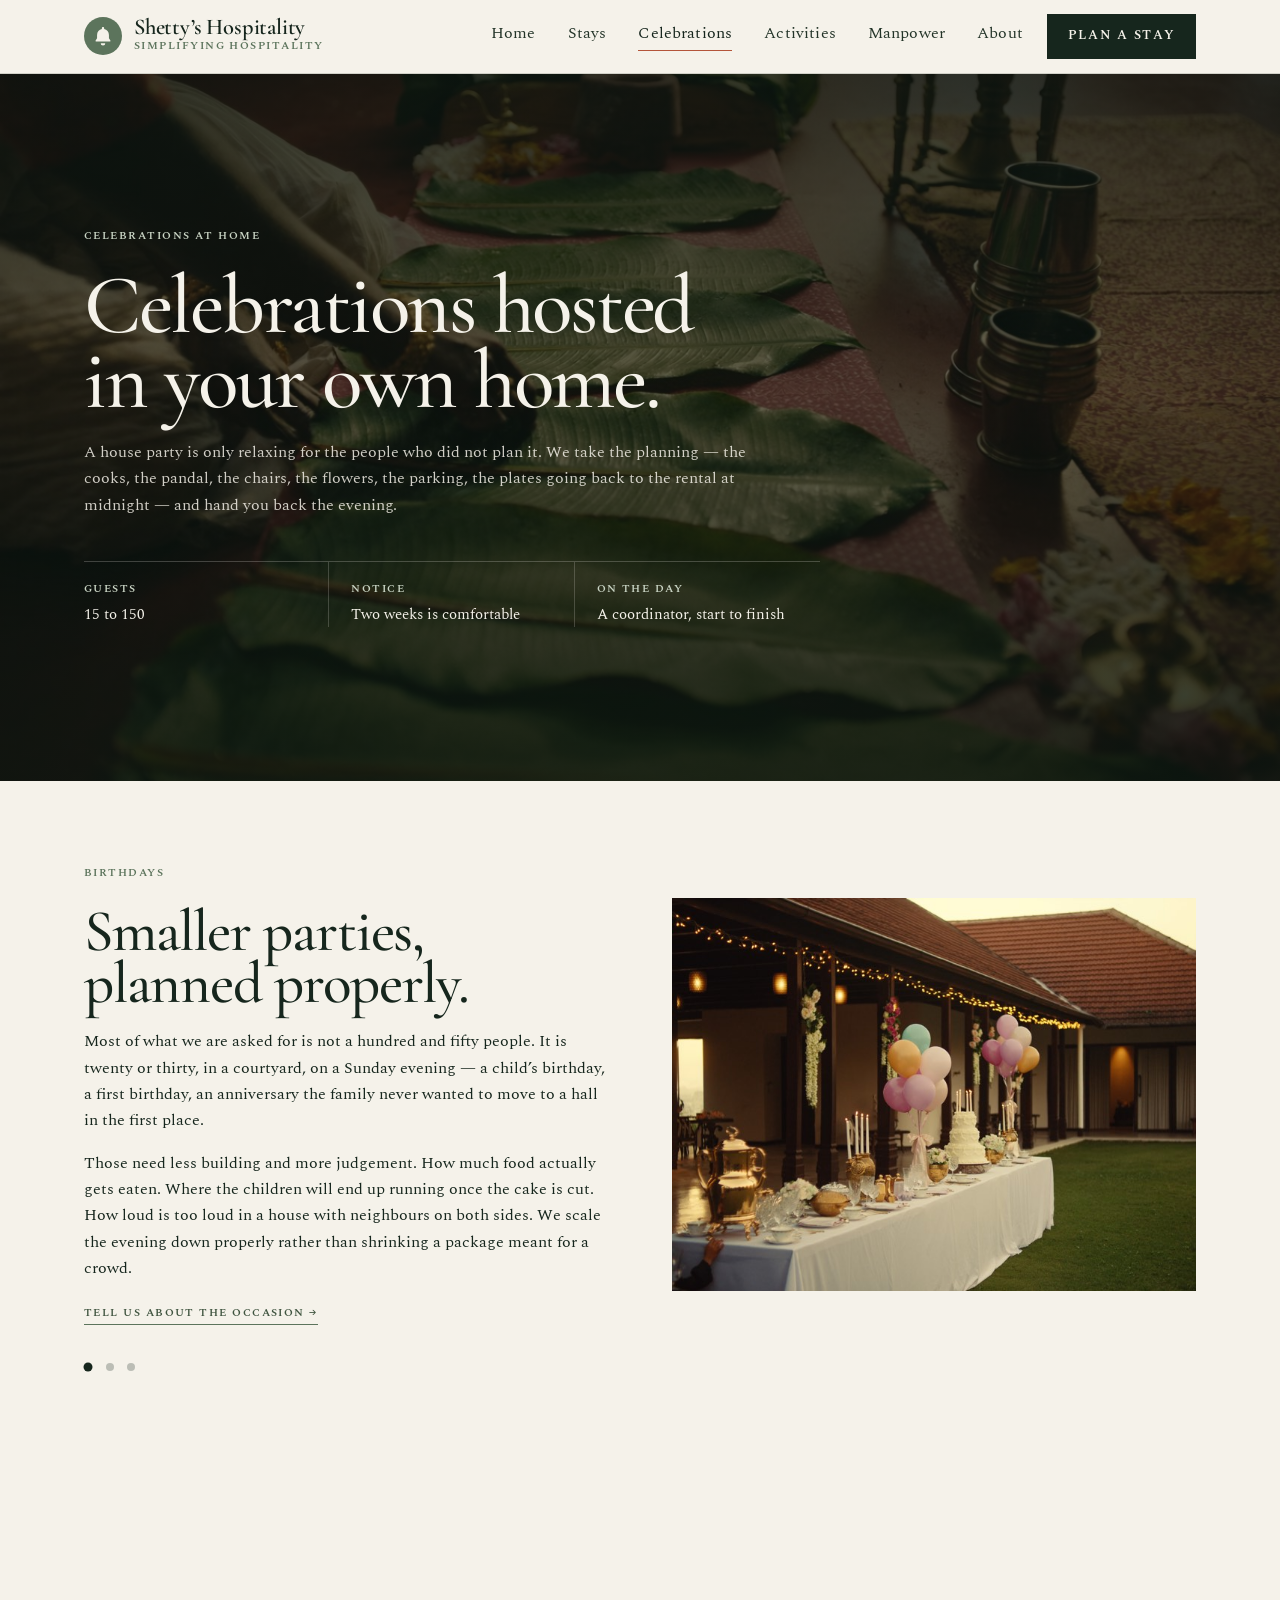
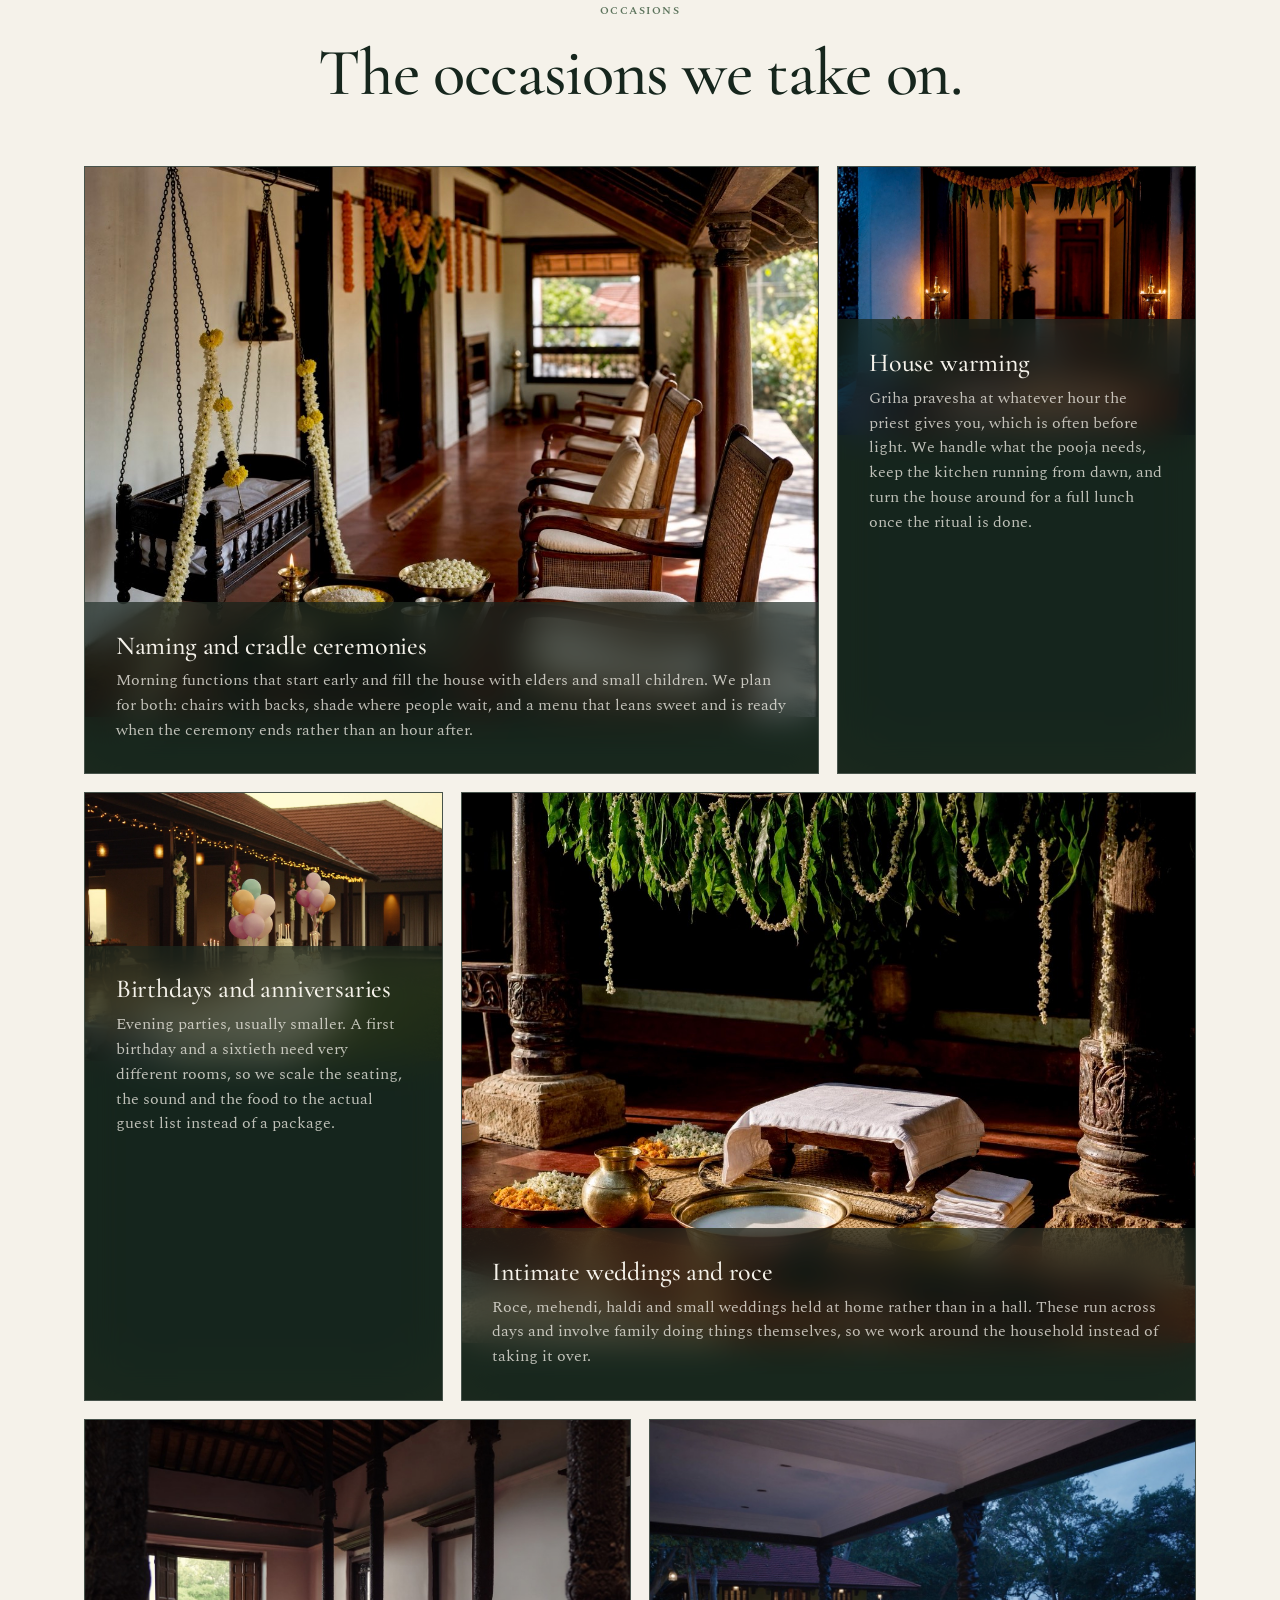
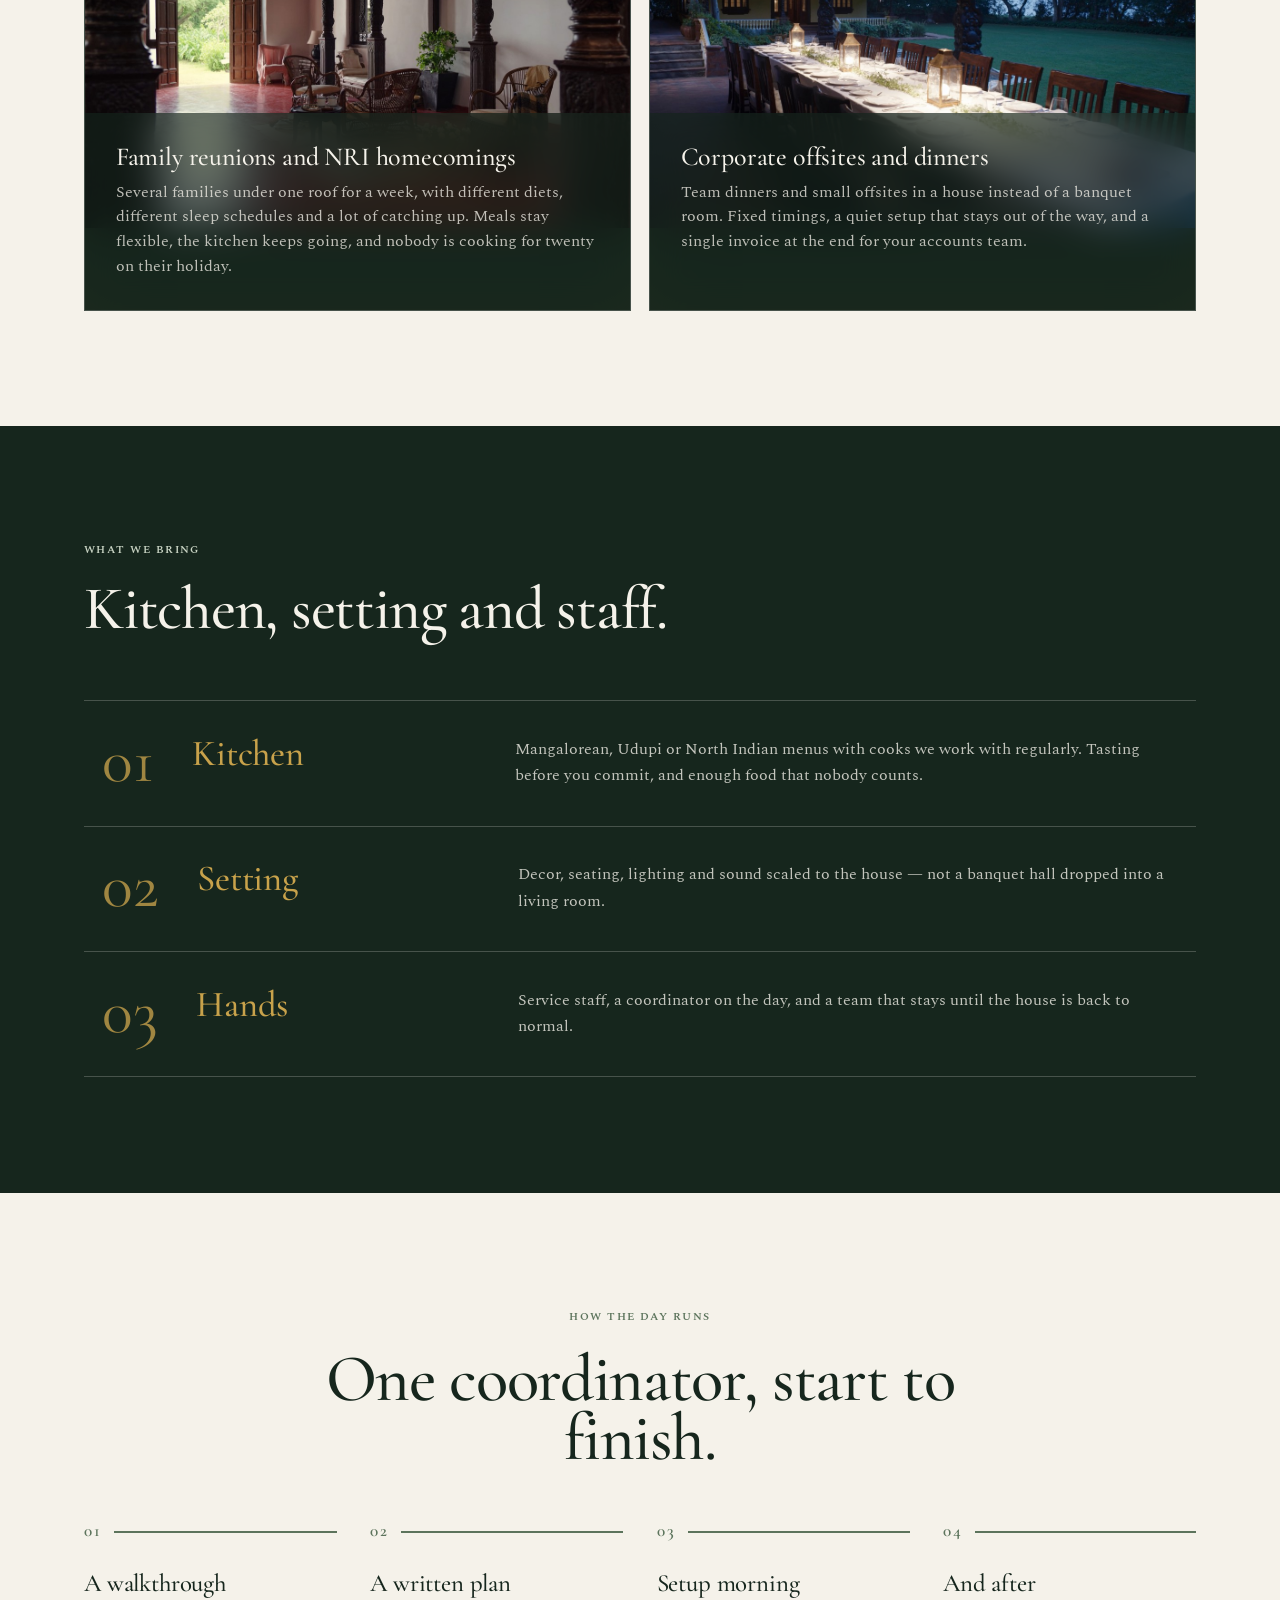
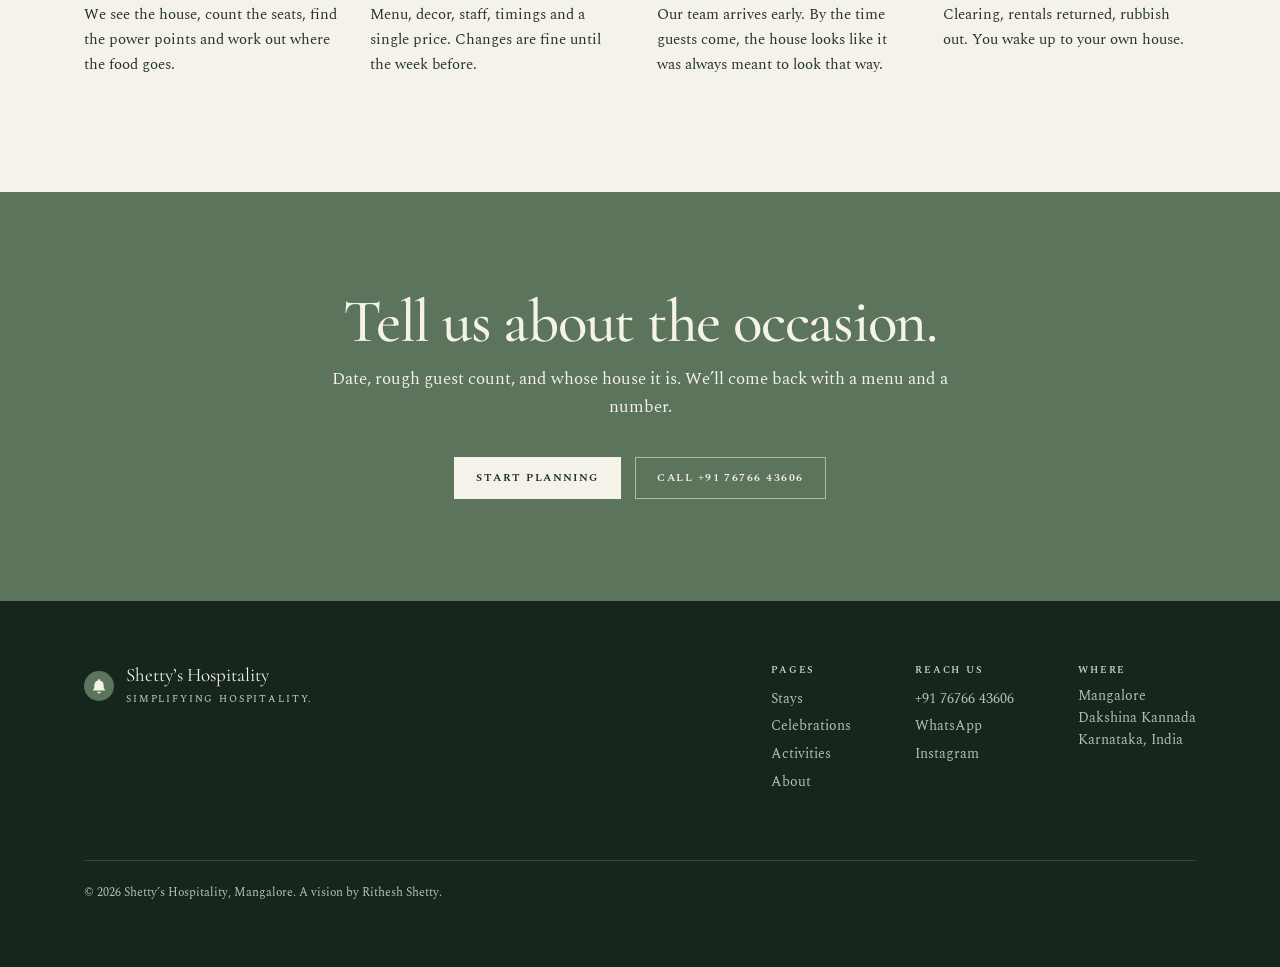
<file: docs/celebrations.html>
<!doctype html>
<html lang="en">
<head>
<meta charset="utf-8" />
<meta name="viewport" content="width=device-width, initial-scale=1" />
<title>Celebrations at home — Shetty&rsquo;s Hospitality, Mangalore</title>
<meta name="description" content="Naming ceremonies, house warmings, birthdays and intimate weddings hosted at home in Mangalore. Kitchen, decor, staff and clean-up handled." />
<link rel="preconnect" href="https://fonts.googleapis.com">
<link rel="preconnect" href="https://fonts.gstatic.com" crossorigin>
<link href="https://fonts.googleapis.com/css2?family=Cormorant+Garamond:ital,wght@0,300..700;1,300..700&family=Spectral:ital,wght@0,300;0,400;0,500;0,600;0,700;1,300;1,400;1,600&display=swap" rel="stylesheet">
<link rel="stylesheet" href="assets/css/styles.css?v=1790870553" />
<script>document.documentElement.classList.add('js');</script>
</head>
<body class="page">
<a class="skip" href="#main">Skip to content</a>
<header class="nav">
  <div class="nav__in">
    <a class="brand" href="index.html" aria-label="Shetty&rsquo;s Hospitality, home">
      <span class="brand__mark" aria-hidden="true"><svg viewBox="0 0 40 40" fill="none"><circle cx="20" cy="20" r="20" fill="currentColor"/><path d="M20 10.6c.66 0 1.2.54 1.2 1.2v.9c2.9.56 5.05 3.1 5.05 6.15v3.6l1.5 2.35a.7.7 0 0 1-.59 1.08H12.84a.7.7 0 0 1-.59-1.08l1.5-2.35v-3.6c0-3.04 2.15-5.59 5.05-6.15v-.9c0-.66.54-1.2 1.2-1.2Z" fill="#F5F2EA"/><path d="M17.6 27.6h4.8a2.4 2.4 0 0 1-4.8 0Z" fill="#F5F2EA"/></svg></span>
      <span class="brand__type">
        <span class="brand__name">Shetty&rsquo;s Hospitality</span>
        <span class="brand__tag">Simplifying hospitality</span>
      </span>
    </a>
    <nav class="nav__links" aria-label="Primary">
      <a href="index.html">Home</a>
      <a href="stays.html">Stays</a>
      <a href="celebrations.html" aria-current="page">Celebrations</a>
      <a href="journeys.html">Activities</a>
      <a href="manpower.html">Manpower</a>
      <a href="about.html">About</a>
    </nav>
    <a class="btn btn--sm" href="contact.html">Plan a stay</a>
    <button class="nav__toggle" id="navToggle" aria-expanded="false" aria-controls="navDrawer" aria-label="Open menu">
      <span></span><span></span>
    </button>
  </div>
  <div class="nav__drawer" id="navDrawer" hidden>
    <a href="index.html">Home</a>
    <a href="stays.html">Stays</a>
    <a href="celebrations.html" aria-current="page">Celebrations</a>
    <a href="journeys.html">Activities</a>
    <a href="manpower.html">Manpower</a>
    <a href="about.html">About</a>
    <a href="contact.html">Plan a stay</a>
  </div>
</header>
<main id="main">
<section class="phero phero--overlay">
  <figure class="phero__figure"><img src="assets/img/pages/celebrations.jpg?v=1790870553" alt="Banana leaves being laid for a family meal at home" /></figure>
  <div class="phero__scrim" aria-hidden="true"></div>
  <div class="phero__in">
    <div class="phero__copy">
      <p class="eyebrow eyebrow--light">Celebrations at home</p>
      <h1>Celebrations hosted<br>in your own home.</h1>
      <p class="lede">A house party is only relaxing for the people who did not plan it. We take the planning &mdash; the cooks, the pandal, the chairs, the flowers, the parking, the plates going back to the rental at midnight &mdash; and hand you back the evening.</p>
      <dl class="phero__meta"><div><dt>Guests</dt><dd>15 to 150</dd></div><div><dt>Notice</dt><dd>Two weeks is comfortable</dd></div><div><dt>On the day</dt><dd>A coordinator, start to finish</dd></div></dl>
    </div>
  </div>
</section>

<section class="section occ reveal" data-occ>
  <div class="occ__stage">
  <article class="occ__slide split is-current" data-occasion aria-label="Birthdays">
    <div class="split__copy">
      <p class="eyebrow">Birthdays</p>
      <h2>Smaller parties, planned properly.</h2>
        <p>Most of what we are asked for is not a hundred and fifty people. It is twenty or thirty, in a courtyard, on a Sunday evening &mdash; a child&rsquo;s birthday, a first birthday, an anniversary the family never wanted to move to a hall in the first place.</p>
        <p>Those need less building and more judgement. How much food actually gets eaten. Where the children will end up running once the cake is cut. How loud is too loud in a house with neighbours on both sides. We scale the evening down properly rather than shrinking a package meant for a crowd.</p>
      <a class="link" href="contact.html">Tell us about the occasion <span aria-hidden="true">&rarr;</span></a>
    </div>
    <figure class="split__media">
      <div class="ph">
        <img src="assets/img/occasions/birthday.jpg?v=1790870553"
             srcset="assets/img/occasions/birthday-700.jpg?v=1790870553 700w,
                     assets/img/occasions/birthday.jpg?v=1790870553 1200w"
             sizes="(max-width: 860px) 90vw, 42vw"
             alt="A birthday table laid on the verandah of a Mangalore house" loading="lazy" />
      </div>
    </figure>
  </article>
  <article class="occ__slide split" data-occasion aria-label="Family reunions">
    <div class="split__copy">
      <p class="eyebrow">Family reunions</p>
      <h2>A week of family under one roof.</h2>
        <p>When three families land at once and stay for a week, the hard part is not the welcome dinner. It is the seventh morning, when everyone wants breakfast at a different hour and two people have decided to fast.</p>
        <p>So we staff it as a household rather than an event. The kitchen keeps going between meals, diets are written down instead of guessed at, and the cleaning and the airport runs happen without anybody having to ask. Nobody spends their holiday cooking for twenty.</p>
      <a class="link" href="contact.html">Tell us about the occasion <span aria-hidden="true">&rarr;</span></a>
    </div>
    <figure class="split__media">
      <div class="ph">
        <img src="assets/img/occasions/reunion.jpg?v=1790870553"
             srcset="assets/img/occasions/reunion-700.jpg?v=1790870553 700w,
                     assets/img/occasions/reunion.jpg?v=1790870553 1200w"
             sizes="(max-width: 860px) 90vw, 42vw"
             alt="A long family lunch laid out on the verandah of a coastal Karnataka house" loading="lazy" />
      </div>
    </figure>
  </article>
  <article class="occ__slide split" data-occasion aria-label="Corporate offsites">
    <div class="split__copy">
      <p class="eyebrow">Corporate offsites</p>
      <h2>Team dinners and small offsites.</h2>
        <p>Team dinners and small offsites work better in a house than in a banquet room &mdash; right up until somebody needs the timings held to the minute, or a proper invoice at the end.</p>
        <p>So we run those parts like a venue and leave the rest feeling like a house. Fixed serving times, power and space sorted before anyone arrives, a setup that stays out of the way of whatever the session is, and a single invoice for your accounts team.</p>
      <a class="link" href="contact.html">Tell us about the occasion <span aria-hidden="true">&rarr;</span></a>
    </div>
    <figure class="split__media">
      <div class="ph">
        <img src="assets/img/occasions/offsite.jpg?v=1790870553"
             srcset="assets/img/occasions/offsite-700.jpg?v=1790870553 700w,
                     assets/img/occasions/offsite.jpg?v=1790870553 1200w"
             sizes="(max-width: 860px) 90vw, 42vw"
             alt="A long table set for a private dinner on a lit verandah at dusk" loading="lazy" />
      </div>
    </figure>
  </article>
  </div>
  <div class="occ__dots" data-occ-dots hidden></div>
</section>

<section class="section">
  <header class="section__head reveal">
    <p class="eyebrow">Occasions</p>
    <h2>The occasions we take on.</h2>
  </header>
  <ul class="bento2 reveal">
    <li class="bcard bcard--span-4 reveal">
      <figure class="bcard__media">
        <img src="assets/img/occasions/naming.jpg?v=1790870553" alt="A flower-hung wooden cradle and brass lamp set out on a verandah" loading="lazy" />
      </figure>
      <div class="bcard__body">
        <h3>Naming and cradle ceremonies</h3>
        <p>Morning functions that start early and fill the house with elders and small children. We plan for both: chairs with backs, shade where people wait, and a menu that leans sweet and is ready when the ceremony ends rather than an hour after.</p>
      </div>
    </li>
    <li class="bcard bcard--span-2 reveal">
      <figure class="bcard__media">
        <img src="assets/img/occasions/housewarming.jpg?v=1790870553" alt="A rangoli, brass kalasha and lit lamps at a threshold before dawn" loading="lazy" />
      </figure>
      <div class="bcard__body">
        <h3>House warming</h3>
        <p>Griha pravesha at whatever hour the priest gives you, which is often before light. We handle what the pooja needs, keep the kitchen running from dawn, and turn the house around for a full lunch once the ritual is done.</p>
      </div>
    </li>
    <li class="bcard bcard--span-2 reveal">
      <figure class="bcard__media">
        <img src="assets/img/occasions/birthday.jpg?v=1790870553" alt="A birthday table laid on the verandah of a Mangalore house" loading="lazy" />
      </figure>
      <div class="bcard__body">
        <h3>Birthdays and anniversaries</h3>
        <p>Evening parties, usually smaller. A first birthday and a sixtieth need very different rooms, so we scale the seating, the sound and the food to the actual guest list instead of a package.</p>
      </div>
    </li>
    <li class="bcard bcard--span-4 reveal">
      <figure class="bcard__media">
        <img src="assets/img/occasions/roce.jpg?v=1790870553" alt="Brass bowls of coconut milk and turmeric set out for a roce" loading="lazy" />
      </figure>
      <div class="bcard__body">
        <h3>Intimate weddings and roce</h3>
        <p>Roce, mehendi, haldi and small weddings held at home rather than in a hall. These run across days and involve family doing things themselves, so we work around the household instead of taking it over.</p>
      </div>
    </li>
    <li class="bcard bcard--span-3 reveal">
      <figure class="bcard__media">
        <img src="assets/img/occasions/reunion.jpg?v=1790870553" alt="A long family lunch laid out on the verandah of a coastal Karnataka house" loading="lazy" />
      </figure>
      <div class="bcard__body">
        <h3>Family reunions and NRI homecomings</h3>
        <p>Several families under one roof for a week, with different diets, different sleep schedules and a lot of catching up. Meals stay flexible, the kitchen keeps going, and nobody is cooking for twenty on their holiday.</p>
      </div>
    </li>
    <li class="bcard bcard--span-3 reveal">
      <figure class="bcard__media">
        <img src="assets/img/occasions/offsite.jpg?v=1790870553" alt="A long table set for a private dinner on a lit verandah at dusk" loading="lazy" />
      </figure>
      <div class="bcard__body">
        <h3>Corporate offsites and dinners</h3>
        <p>Team dinners and small offsites in a house instead of a banquet room. Fixed timings, a quiet setup that stays out of the way, and a single invoice at the end for your accounts team.</p>
      </div>
    </li>
  </ul>
</section>

<section class="section band">
  <div class="band__in">
    <header class="section__head section__head--left reveal">
      <p class="eyebrow eyebrow--light">What we bring</p>
      <h2>Kitchen, setting and staff.</h2>
    </header>
    <div class="incl reveal">
      <div><h4>Kitchen</h4><p>Mangalorean, Udupi or North Indian menus with cooks we work with regularly. Tasting before you commit, and enough food that nobody counts.</p></div>
      <div><h4>Setting</h4><p>Decor, seating, lighting and sound scaled to the house &mdash; not a banquet hall dropped into a living room.</p></div>
      <div><h4>Hands</h4><p>Service staff, a coordinator on the day, and a team that stays until the house is back to normal.</p></div>
    </div>
  </div>
</section>

<section class="section">
  <header class="section__head reveal">
    <p class="eyebrow">How the day runs</p>
    <h2>One coordinator, start to finish.</h2>
  </header>
  <ol class="steps">
    <li class="reveal"><span class="steps__n">01</span><h3>A walkthrough</h3><p>We see the house, count the seats, find the power points and work out where the food goes.</p></li>
    <li class="reveal"><span class="steps__n">02</span><h3>A written plan</h3><p>Menu, decor, staff, timings and a single price. Changes are fine until the week before.</p></li>
    <li class="reveal"><span class="steps__n">03</span><h3>Setup morning</h3><p>Our team arrives early. By the time guests come, the house looks like it was always meant to look that way.</p></li>
    <li class="reveal"><span class="steps__n">04</span><h3>And after</h3><p>Clearing, rentals returned, rubbish out. You wake up to your own house.</p></li>
  </ol>
</section>

<section class="cta">
  <div class="cta__in reveal">
    <h2>Tell us about the occasion.</h2>
    <p>Date, rough guest count, and whose house it is. We&rsquo;ll come back with a menu and a number.</p>
    <div class="cta__row">
      <a class="btn btn--light" href="contact.html">Start planning</a>
      <a class="btn btn--outline" href="tel:+917676643606">Call +91 76766 43606</a>
    </div>
  </div>
</section>

</main>
<footer class="foot">
  <div class="foot__in">
    <div class="foot__brand">
      <span class="brand__mark brand__mark--sm" aria-hidden="true"><svg viewBox="0 0 40 40" fill="none"><circle cx="20" cy="20" r="20" fill="currentColor"/><path d="M20 10.6c.66 0 1.2.54 1.2 1.2v.9c2.9.56 5.05 3.1 5.05 6.15v3.6l1.5 2.35a.7.7 0 0 1-.59 1.08H12.84a.7.7 0 0 1-.59-1.08l1.5-2.35v-3.6c0-3.04 2.15-5.59 5.05-6.15v-.9c0-.66.54-1.2 1.2-1.2Z" fill="#F5F2EA"/><path d="M17.6 27.6h4.8a2.4 2.4 0 0 1-4.8 0Z" fill="#F5F2EA"/></svg></span>
      <p>Shetty&rsquo;s Hospitality<br><span>Simplifying hospitality.</span></p>
    </div>
    <div class="foot__cols">
      <div>
        <h4>Pages</h4>
        <a href="stays.html">Stays</a>
        <a href="celebrations.html">Celebrations</a>
        <a href="journeys.html">Activities</a>
        <a href="about.html">About</a>
      </div>
      <div>
        <h4>Reach us</h4>
        <a href="tel:+917676643606">+91 76766 43606</a>
        <a href="https://wa.me/917676643606" target="_blank" rel="noopener">WhatsApp</a>
        <a href="https://www.instagram.com/shettys_hospitality/" target="_blank" rel="noopener">Instagram</a>
      </div>
      <div>
        <h4>Where</h4>
        <p>Mangalore<br>Dakshina Kannada<br>Karnataka, India</p>
      </div>
    </div>
    <p class="foot__legal">&copy; <span id="yr">2026</span> Shetty&rsquo;s Hospitality, Mangalore. A vision by Rithesh Shetty.</p>
  </div>
</footer>
<script src="assets/js/main.js?v=1790870553"></script>
</body>
</html>
</file>
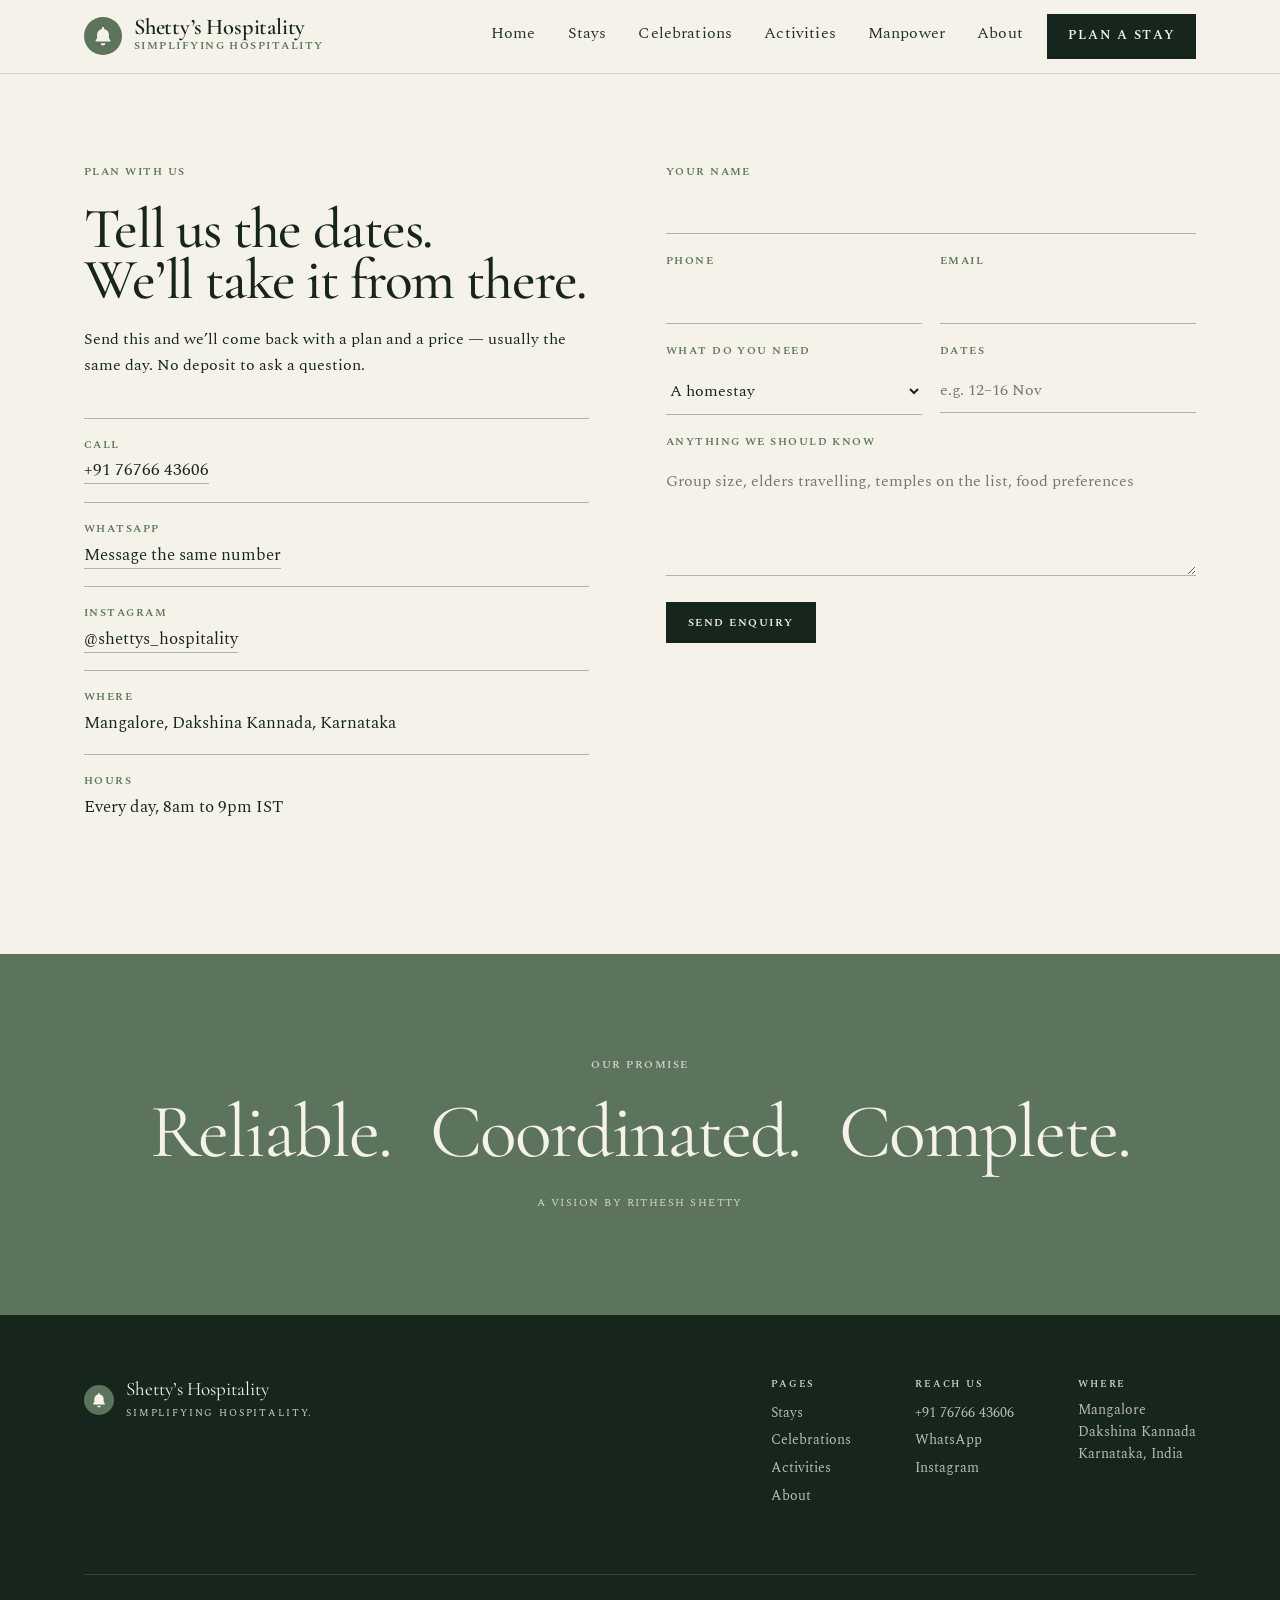
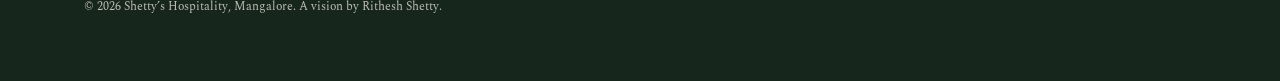
<file: docs/contact.html>
<!doctype html>
<html lang="en">
<head>
<meta charset="utf-8" />
<meta name="viewport" content="width=device-width, initial-scale=1" />
<title>Contact — Shetty&rsquo;s Hospitality, Mangalore</title>
<meta name="description" content="Talk to Shetty's Hospitality about a homestay, a celebration at home, temple travel or transport in Mangalore." />
<link rel="preconnect" href="https://fonts.googleapis.com">
<link rel="preconnect" href="https://fonts.gstatic.com" crossorigin>
<link href="https://fonts.googleapis.com/css2?family=Cormorant+Garamond:ital,wght@0,300..700;1,300..700&family=Spectral:ital,wght@0,300;0,400;0,500;0,600;0,700;1,300;1,400;1,600&display=swap" rel="stylesheet">
<link rel="stylesheet" href="assets/css/styles.css?v=1790870553" />
<script>document.documentElement.classList.add('js');</script>
</head>
<body class="page">
<a class="skip" href="#main">Skip to content</a>
<header class="nav">
  <div class="nav__in">
    <a class="brand" href="index.html" aria-label="Shetty&rsquo;s Hospitality, home">
      <span class="brand__mark" aria-hidden="true"><svg viewBox="0 0 40 40" fill="none"><circle cx="20" cy="20" r="20" fill="currentColor"/><path d="M20 10.6c.66 0 1.2.54 1.2 1.2v.9c2.9.56 5.05 3.1 5.05 6.15v3.6l1.5 2.35a.7.7 0 0 1-.59 1.08H12.84a.7.7 0 0 1-.59-1.08l1.5-2.35v-3.6c0-3.04 2.15-5.59 5.05-6.15v-.9c0-.66.54-1.2 1.2-1.2Z" fill="#F5F2EA"/><path d="M17.6 27.6h4.8a2.4 2.4 0 0 1-4.8 0Z" fill="#F5F2EA"/></svg></span>
      <span class="brand__type">
        <span class="brand__name">Shetty&rsquo;s Hospitality</span>
        <span class="brand__tag">Simplifying hospitality</span>
      </span>
    </a>
    <nav class="nav__links" aria-label="Primary">
      <a href="index.html">Home</a>
      <a href="stays.html">Stays</a>
      <a href="celebrations.html">Celebrations</a>
      <a href="journeys.html">Activities</a>
      <a href="manpower.html">Manpower</a>
      <a href="about.html">About</a>
    </nav>
    <a class="btn btn--sm" href="contact.html">Plan a stay</a>
    <button class="nav__toggle" id="navToggle" aria-expanded="false" aria-controls="navDrawer" aria-label="Open menu">
      <span></span><span></span>
    </button>
  </div>
  <div class="nav__drawer" id="navDrawer" hidden>
    <a href="index.html">Home</a>
    <a href="stays.html">Stays</a>
    <a href="celebrations.html">Celebrations</a>
    <a href="journeys.html">Activities</a>
    <a href="manpower.html">Manpower</a>
    <a href="about.html">About</a>
    <a href="contact.html">Plan a stay</a>
  </div>
</header>
<main id="main">

<section class="section plan">
  <div class="plan__grid">
    <div class="plan__copy">
      <p class="eyebrow">Plan with us</p>
      <h1>Tell us the dates.<br>We&rsquo;ll take it from there.</h1>
      <p>
        Send this and we&rsquo;ll come back with a plan and a price &mdash; usually the same day.
        No deposit to ask a question.
      </p>
      <ul class="contact">
        <li><span>Call</span><a href="tel:+917676643606">+91 76766 43606</a></li>
        <li><span>WhatsApp</span><a href="https://wa.me/917676643606" target="_blank" rel="noopener">Message the same number</a></li>
        <li><span>Instagram</span><a href="https://www.instagram.com/shettys_hospitality/" target="_blank" rel="noopener">@shettys_hospitality</a></li>
        <li><span>Where</span><p>Mangalore, Dakshina Kannada, Karnataka</p></li>
        <li><span>Hours</span><p>Every day, 8am to 9pm IST</p></li>
      </ul>
    </div>

    <form class="form" id="planForm" novalidate>
      <div class="field">
        <label for="f-name">Your name</label>
        <input id="f-name" name="name" type="text" autocomplete="name" required />
      </div>
      <div class="field field--half">
        <label for="f-phone">Phone</label>
        <input id="f-phone" name="phone" type="tel" autocomplete="tel" required />
      </div>
      <div class="field field--half">
        <label for="f-email">Email</label>
        <input id="f-email" name="email" type="email" autocomplete="email" />
      </div>
      <div class="field field--half">
        <label for="f-what">What do you need</label>
        <select id="f-what" name="what">
          <option>A homestay</option>
          <option>A celebration at home</option>
          <option>A temple journey</option>
          <option>Cars and transfers</option>
          <option>All of it</option>
        </select>
      </div>
      <div class="field field--half">
        <label for="f-dates">Dates</label>
        <input id="f-dates" name="dates" type="text" placeholder="e.g. 12&ndash;16 Nov" />
      </div>
      <div class="field">
        <label for="f-notes">Anything we should know</label>
        <textarea id="f-notes" name="notes" rows="4" placeholder="Group size, elders travelling, temples on the list, food preferences"></textarea>
      </div>
      <button class="btn" type="submit">Send enquiry</button>
      <p class="form__note" id="formNote" role="status"></p>
    </form>
  </div>
</section>

<section class="promise">
  <p class="eyebrow eyebrow--light">Our promise</p>
  <p class="promise__words reveal"><span>Reliable.</span> <span>Coordinated.</span> <span>Complete.</span></p>
  <p class="promise__by">A vision by Rithesh Shetty</p>
</section>
</main>
<footer class="foot">
  <div class="foot__in">
    <div class="foot__brand">
      <span class="brand__mark brand__mark--sm" aria-hidden="true"><svg viewBox="0 0 40 40" fill="none"><circle cx="20" cy="20" r="20" fill="currentColor"/><path d="M20 10.6c.66 0 1.2.54 1.2 1.2v.9c2.9.56 5.05 3.1 5.05 6.15v3.6l1.5 2.35a.7.7 0 0 1-.59 1.08H12.84a.7.7 0 0 1-.59-1.08l1.5-2.35v-3.6c0-3.04 2.15-5.59 5.05-6.15v-.9c0-.66.54-1.2 1.2-1.2Z" fill="#F5F2EA"/><path d="M17.6 27.6h4.8a2.4 2.4 0 0 1-4.8 0Z" fill="#F5F2EA"/></svg></span>
      <p>Shetty&rsquo;s Hospitality<br><span>Simplifying hospitality.</span></p>
    </div>
    <div class="foot__cols">
      <div>
        <h4>Pages</h4>
        <a href="stays.html">Stays</a>
        <a href="celebrations.html">Celebrations</a>
        <a href="journeys.html">Activities</a>
        <a href="about.html">About</a>
      </div>
      <div>
        <h4>Reach us</h4>
        <a href="tel:+917676643606">+91 76766 43606</a>
        <a href="https://wa.me/917676643606" target="_blank" rel="noopener">WhatsApp</a>
        <a href="https://www.instagram.com/shettys_hospitality/" target="_blank" rel="noopener">Instagram</a>
      </div>
      <div>
        <h4>Where</h4>
        <p>Mangalore<br>Dakshina Kannada<br>Karnataka, India</p>
      </div>
    </div>
    <p class="foot__legal">&copy; <span id="yr">2026</span> Shetty&rsquo;s Hospitality, Mangalore. A vision by Rithesh Shetty.</p>
  </div>
</footer>
<script src="assets/js/main.js?v=1790870553"></script>
</body>
</html>
</file>
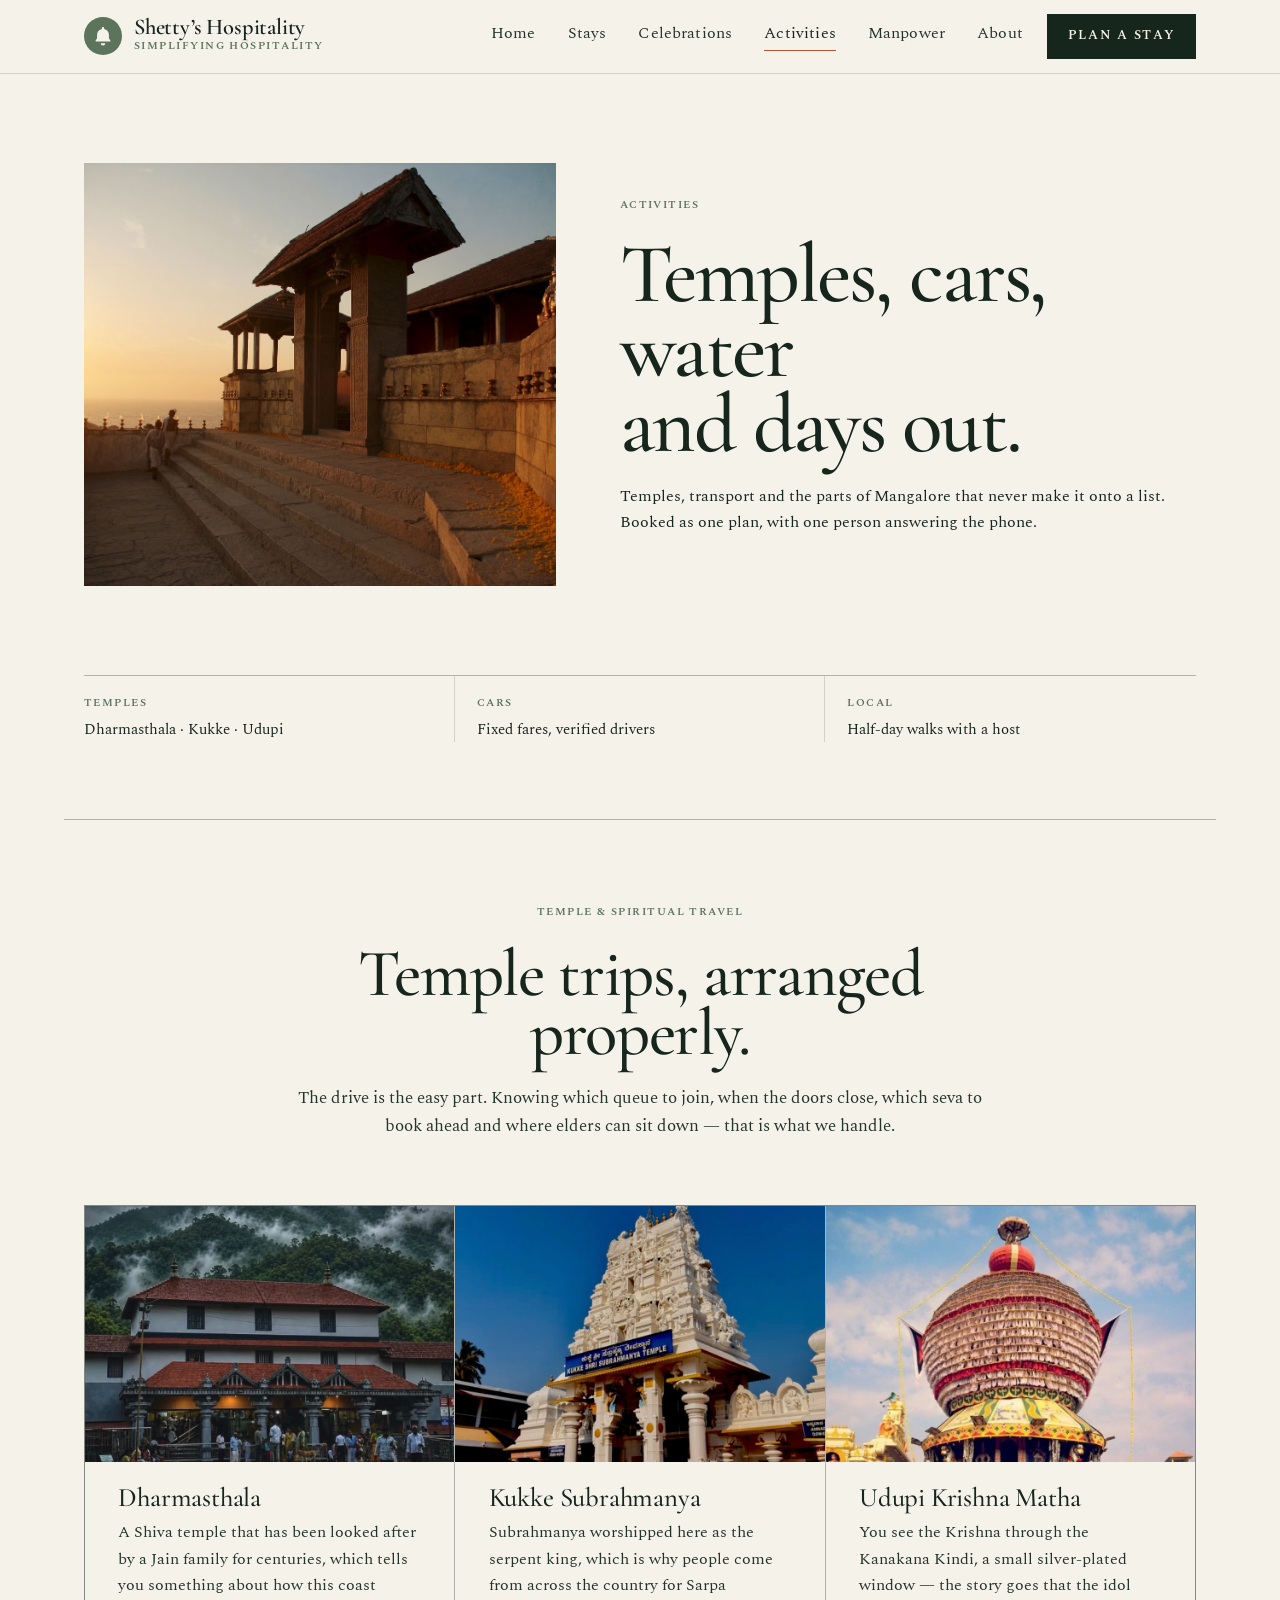
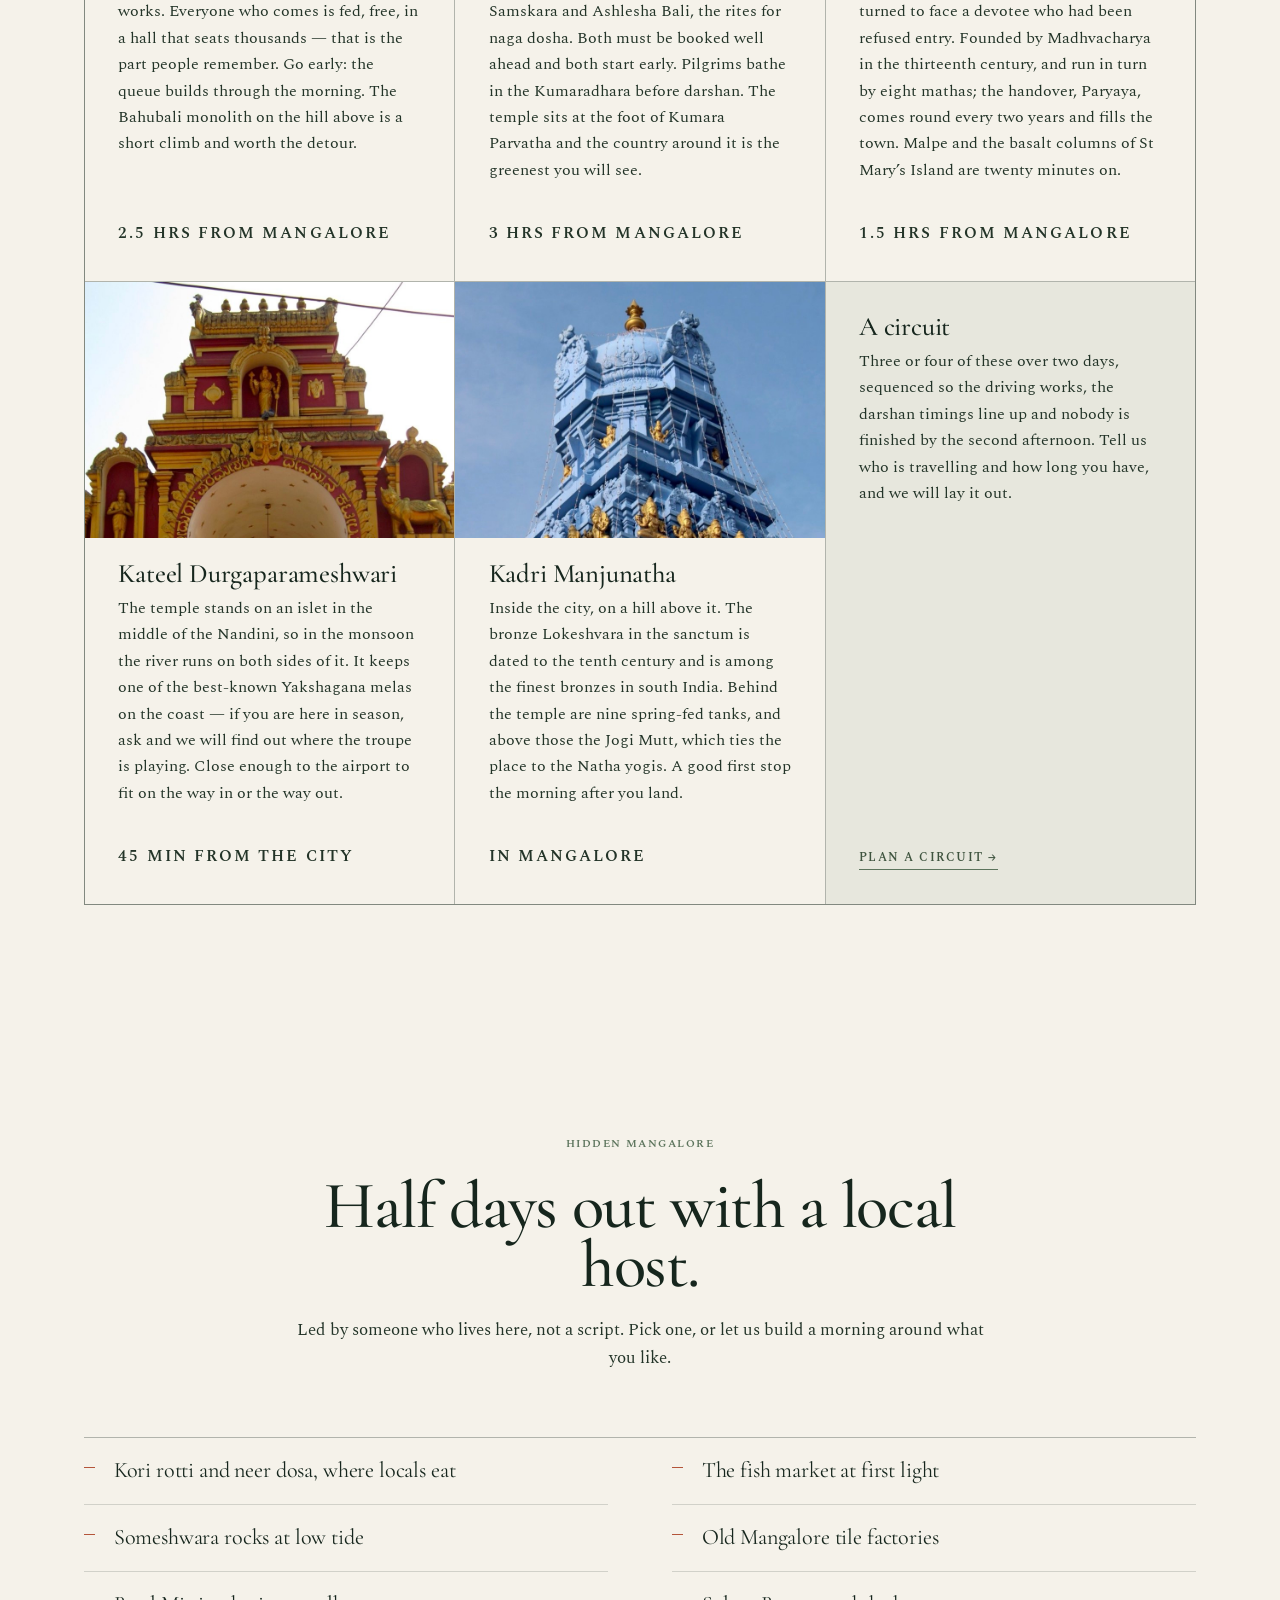
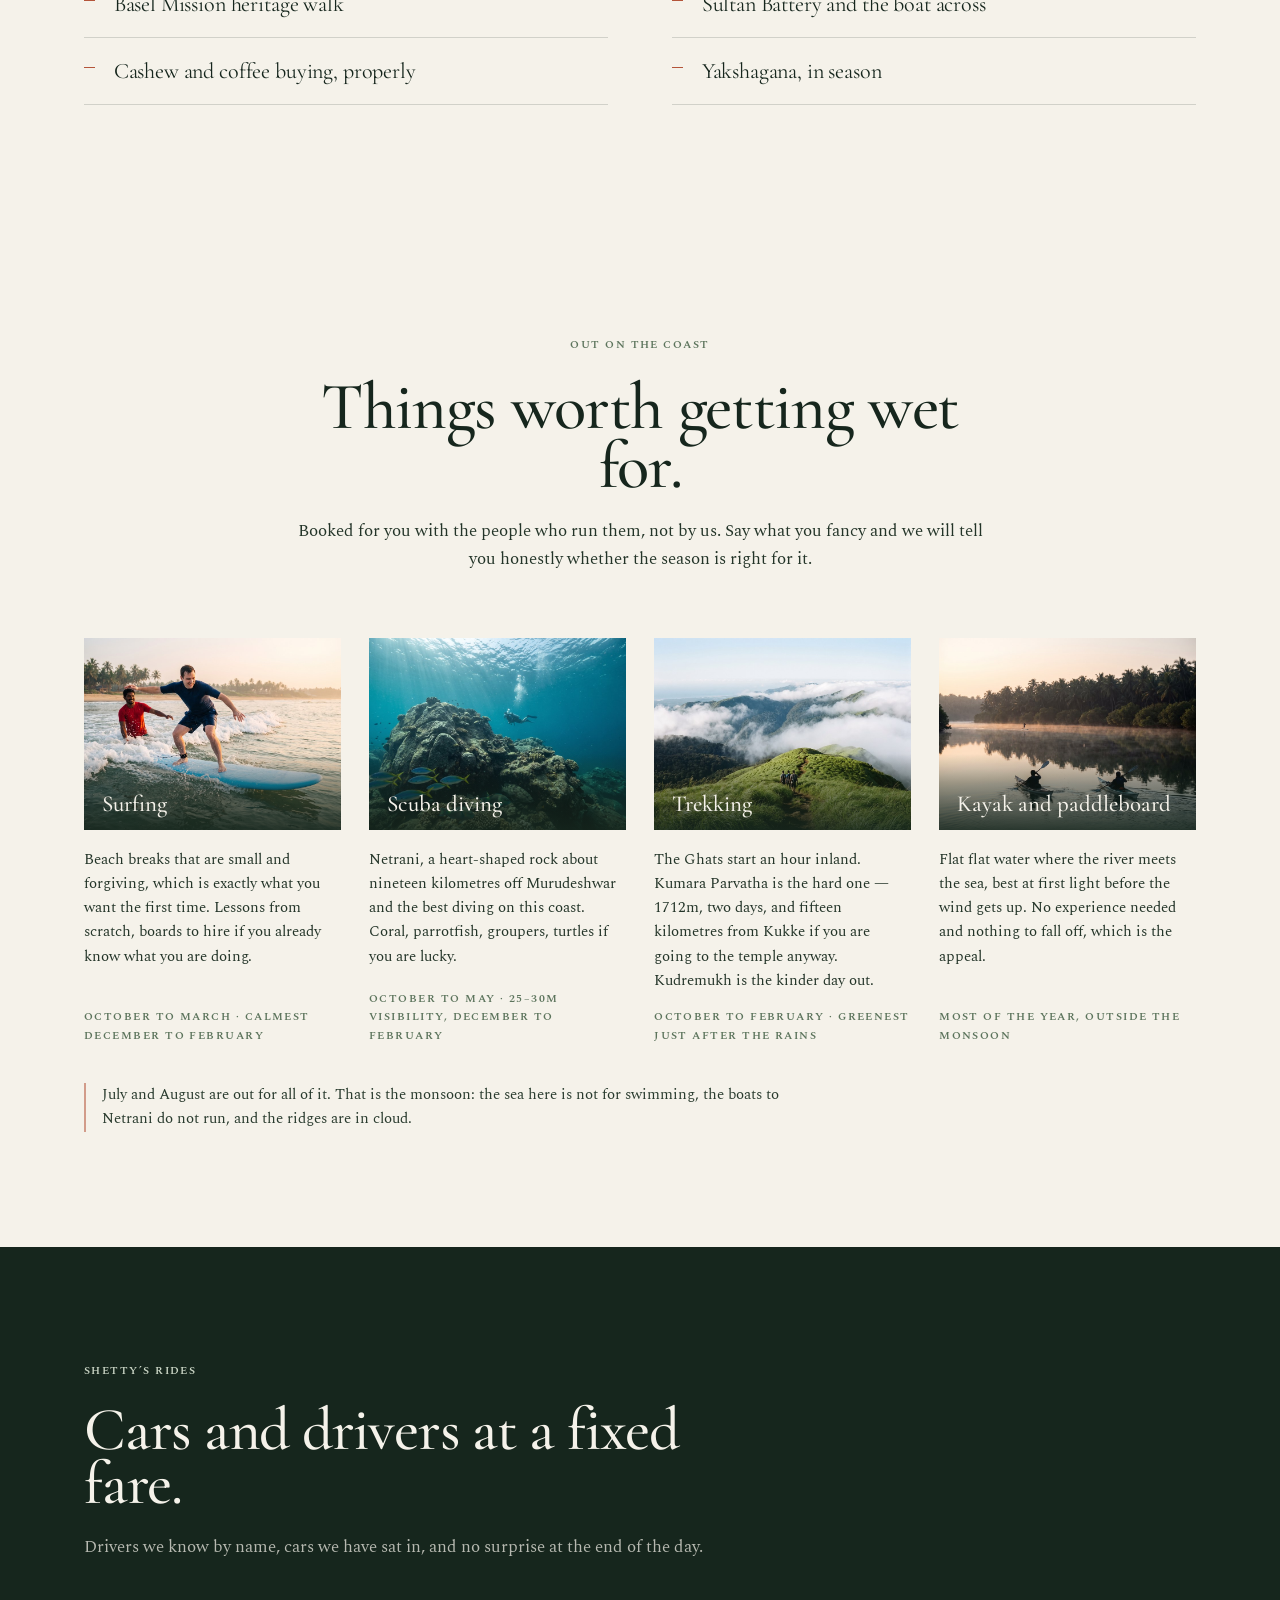
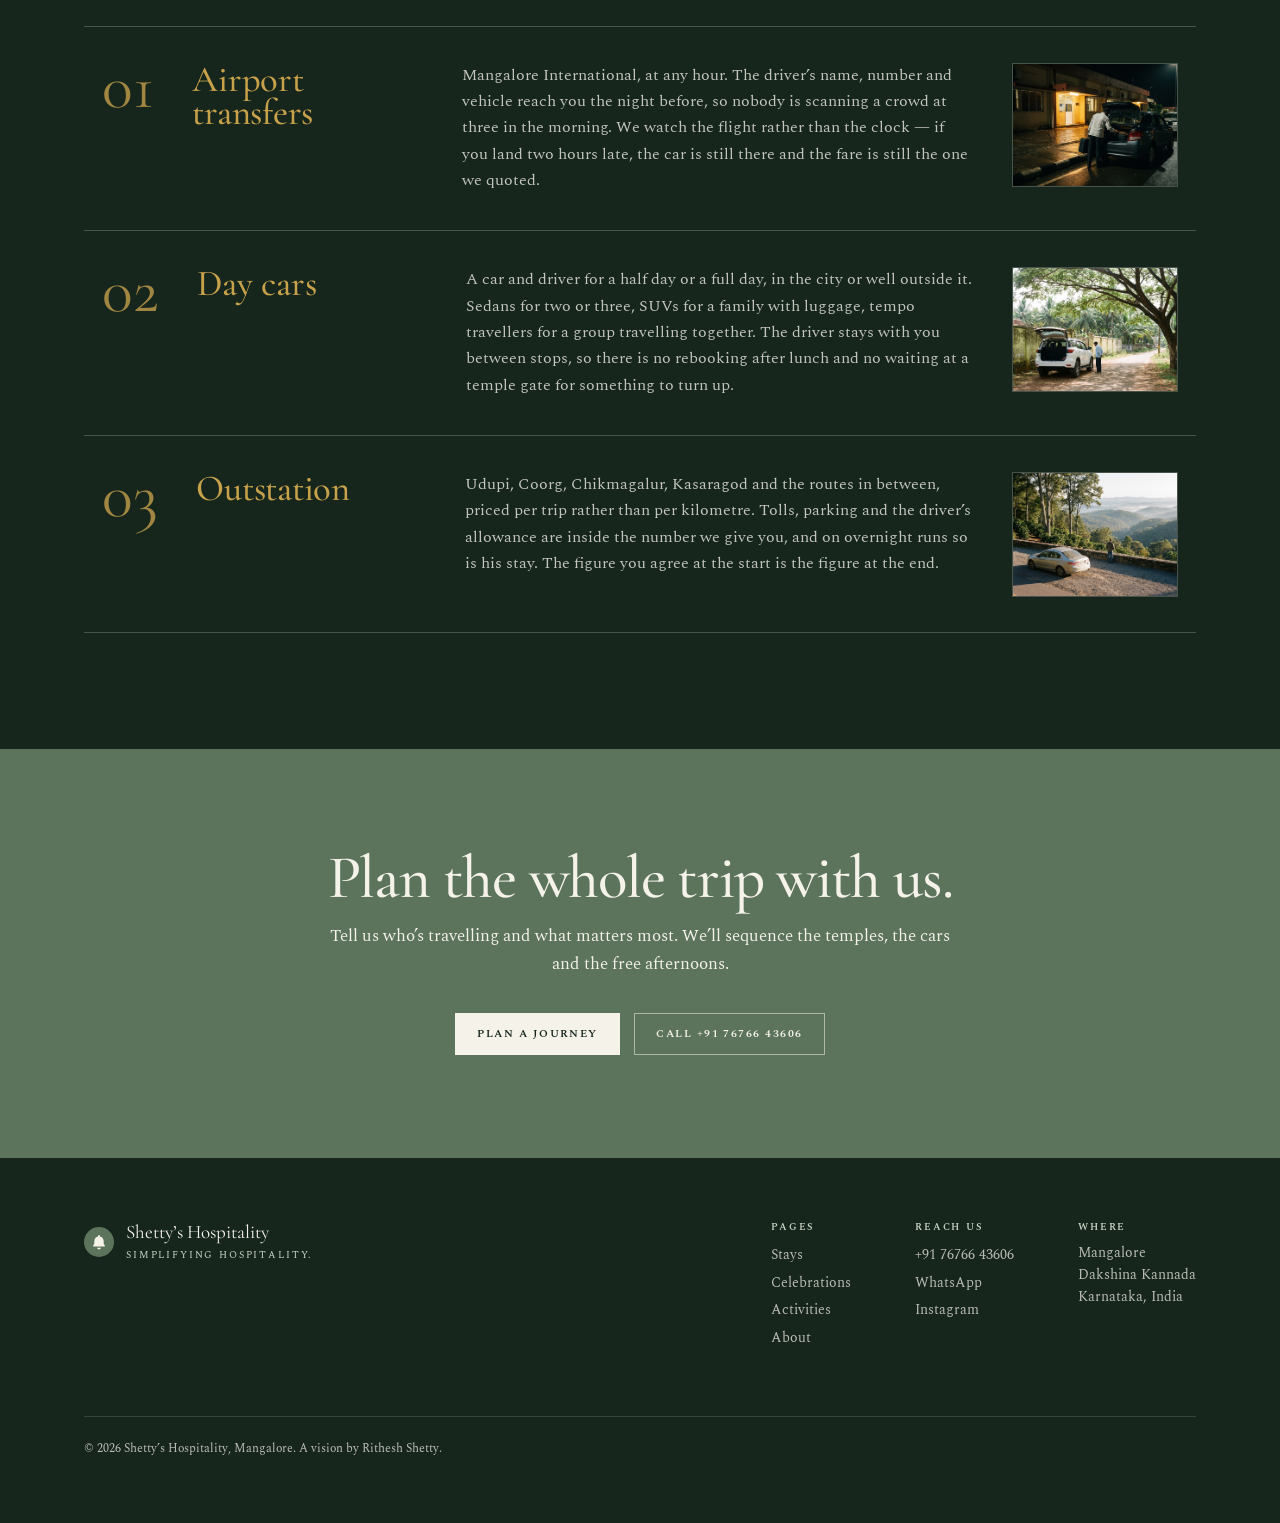
<file: docs/journeys.html>
<!doctype html>
<html lang="en">
<head>
<meta charset="utf-8" />
<meta name="viewport" content="width=device-width, initial-scale=1" />
<title>Activities — temples, cars, water &amp; Hidden Mangalore | Shetty&rsquo;s Hospitality</title>
<meta name="description" content="Temple journeys to Dharmasthala, Kukke and Udupi, airport transfers and day cars, surfing and water activities, plus curated local experiences around Mangalore." />
<link rel="preconnect" href="https://fonts.googleapis.com">
<link rel="preconnect" href="https://fonts.gstatic.com" crossorigin>
<link href="https://fonts.googleapis.com/css2?family=Cormorant+Garamond:ital,wght@0,300..700;1,300..700&family=Spectral:ital,wght@0,300;0,400;0,500;0,600;0,700;1,300;1,400;1,600&display=swap" rel="stylesheet">
<link rel="stylesheet" href="assets/css/styles.css?v=1790870553" />
<script>document.documentElement.classList.add('js');</script>
</head>
<body class="page">
<a class="skip" href="#main">Skip to content</a>
<header class="nav">
  <div class="nav__in">
    <a class="brand" href="index.html" aria-label="Shetty&rsquo;s Hospitality, home">
      <span class="brand__mark" aria-hidden="true"><svg viewBox="0 0 40 40" fill="none"><circle cx="20" cy="20" r="20" fill="currentColor"/><path d="M20 10.6c.66 0 1.2.54 1.2 1.2v.9c2.9.56 5.05 3.1 5.05 6.15v3.6l1.5 2.35a.7.7 0 0 1-.59 1.08H12.84a.7.7 0 0 1-.59-1.08l1.5-2.35v-3.6c0-3.04 2.15-5.59 5.05-6.15v-.9c0-.66.54-1.2 1.2-1.2Z" fill="#F5F2EA"/><path d="M17.6 27.6h4.8a2.4 2.4 0 0 1-4.8 0Z" fill="#F5F2EA"/></svg></span>
      <span class="brand__type">
        <span class="brand__name">Shetty&rsquo;s Hospitality</span>
        <span class="brand__tag">Simplifying hospitality</span>
      </span>
    </a>
    <nav class="nav__links" aria-label="Primary">
      <a href="index.html">Home</a>
      <a href="stays.html">Stays</a>
      <a href="celebrations.html">Celebrations</a>
      <a href="journeys.html" aria-current="page">Activities</a>
      <a href="manpower.html">Manpower</a>
      <a href="about.html">About</a>
    </nav>
    <a class="btn btn--sm" href="contact.html">Plan a stay</a>
    <button class="nav__toggle" id="navToggle" aria-expanded="false" aria-controls="navDrawer" aria-label="Open menu">
      <span></span><span></span>
    </button>
  </div>
  <div class="nav__drawer" id="navDrawer" hidden>
    <a href="index.html">Home</a>
    <a href="stays.html">Stays</a>
    <a href="celebrations.html">Celebrations</a>
    <a href="journeys.html" aria-current="page">Activities</a>
    <a href="manpower.html">Manpower</a>
    <a href="about.html">About</a>
    <a href="contact.html">Plan a stay</a>
  </div>
</header>
<main id="main">
<section class="phero phero--mirror">
  <div class="phero__in">
    <figure class="phero__figure"><img src="assets/img/pages/journeys.jpg?v=1790870553" alt="Stone steps up to a coastal Karnataka temple at first light" /></figure>
    <div class="phero__copy">
      <p class="eyebrow">Activities</p>
      <h1>Temples, cars, water<br>and days out.</h1>
      <p class="lede">Temples, transport and the parts of Mangalore that never make it onto a list. Booked as one plan, with one person answering the phone.</p>
      
    </div>
  </div>
  <dl class="phero__meta"><div><dt>Temples</dt><dd>Dharmasthala &middot; Kukke &middot; Udupi</dd></div><div><dt>Cars</dt><dd>Fixed fares, verified drivers</dd></div><div><dt>Local</dt><dd>Half-day walks with a host</dd></div></dl>
  <div class="ridge" aria-hidden="true"></div>
</section>

<section class="section" id="temples">
  <header class="section__head reveal">
    <p class="eyebrow">Temple &amp; spiritual travel</p>
    <h2>Temple trips, arranged properly.</h2>
    <p class="section__lede">
      The drive is the easy part. Knowing which queue to join, when the doors close, which seva to book
      ahead and where elders can sit down &mdash; that is what we handle.
    </p>
  </header>
  <ul class="cards cards--3 cards--temples">
    <li class="card reveal">
      <img class="card__bg" src="assets/img/temples/dharmasthala.jpg?v=1790870553" alt="Dharmasthala temple below the misted Western Ghats in the monsoon" loading="lazy" />
      <h3>Dharmasthala</h3>
      <p>A Shiva temple that has been looked after by a Jain family for centuries, which tells you something about how this coast works. Everyone who comes is fed, free, in a hall that seats thousands &mdash; that is the part people remember. Go early: the queue builds through the morning. The Bahubali monolith on the hill above is a short climb and worth the detour.</p>
      <p class="card__meta">2.5 hrs from Mangalore</p>
    </li>
    <li class="card reveal">
      <img class="card__bg" src="assets/img/temples/kukke.jpg?v=1790870553" alt="The white gopuram of Kukke Subrahmanya temple against a clear sky" loading="lazy" />
      <h3>Kukke Subrahmanya</h3>
      <p>Subrahmanya worshipped here as the serpent king, which is why people come from across the country for Sarpa Samskara and Ashlesha Bali, the rites for naga dosha. Both must be booked well ahead and both start early. Pilgrims bathe in the Kumaradhara before darshan. The temple sits at the foot of Kumara Parvatha and the country around it is the greenest you will see.</p>
      <p class="card__meta">3 hrs from Mangalore</p>
    </li>
    <li class="card reveal">
      <img class="card__bg" src="assets/img/temples/udupi.jpg?v=1790870553" alt="The decorated temple chariot in the car street at Udupi Krishna Matha" loading="lazy" />
      <h3>Udupi Krishna Matha</h3>
      <p>You see the Krishna through the Kanakana Kindi, a small silver-plated window &mdash; the story goes that the idol turned to face a devotee who had been refused entry. Founded by Madhvacharya in the thirteenth century, and run in turn by eight mathas; the handover, Paryaya, comes round every two years and fills the town. Malpe and the basalt columns of St Mary&rsquo;s Island are twenty minutes on.</p>
      <p class="card__meta">1.5 hrs from Mangalore</p>
    </li>
    <li class="card reveal">
      <img class="card__bg" src="assets/img/temples/kateel.jpg?v=1790870553" alt="The red and gold gateway of Kateel Durgaparameshwari temple" loading="lazy" />
      <h3>Kateel Durgaparameshwari</h3>
      <p>The temple stands on an islet in the middle of the Nandini, so in the monsoon the river runs on both sides of it. It keeps one of the best-known Yakshagana melas on the coast &mdash; if you are here in season, ask and we will find out where the troupe is playing. Close enough to the airport to fit on the way in or the way out.</p>
      <p class="card__meta">45 min from the city</p>
    </li>
    <li class="card reveal">
      <img class="card__bg" src="assets/img/temples/kadri.jpg?v=1790870553" alt="The pale blue gopuram of Kadri Manjunatha temple with gilded figures" loading="lazy" />
      <h3>Kadri Manjunatha</h3>
      <p>Inside the city, on a hill above it. The bronze Lokeshvara in the sanctum is dated to the tenth century and is among the finest bronzes in south India. Behind the temple are nine spring-fed tanks, and above those the Jogi Mutt, which ties the place to the Natha yogis. A good first stop the morning after you land.</p>
      <p class="card__meta">In Mangalore</p>
    </li>
    <li class="card card--ask reveal">
      <h3>A circuit</h3>
      <p>Three or four of these over two days, sequenced so the driving works, the darshan
      timings line up and nobody is finished by the second afternoon. Tell us who is travelling
      and how long you have, and we will lay it out.</p>
      <p class="card__meta"><a class="link" href="contact.html">Plan a circuit <span aria-hidden="true">&rarr;</span></a></p>
    </li>
  </ul>
</section>

<section class="section" id="hidden">
  <header class="section__head reveal">
    <p class="eyebrow">Hidden Mangalore</p>
    <h2>Half days out with a local host.</h2>
    <p class="section__lede">
      Led by someone who lives here, not a script. Pick one, or let us build a morning around what you like.
    </p>
  </header>
  <ul class="chips reveal">
    <li>Kori rotti and neer dosa, where locals eat</li>
    <li>The fish market at first light</li>
    <li>Someshwara rocks at low tide</li>
    <li>Old Mangalore tile factories</li>
    <li>Basel Mission heritage walk</li>
    <li>Sultan Battery and the boat across</li>
    <li>Cashew and coffee buying, properly</li>
    <li>Yakshagana, in season</li>
  </ul>
</section>

<!-- ON THE WATER
     Everything stated here is either sourced regional fact (the season, the
     monsoon break) or a claim Rithesh already makes elsewhere (that he books
     things with local operators). NOTHING about the operator itself is here
     yet - no name, no prices, no instructor credentials, no safety claims -
     because we have not been given any and their Instagram is login-walled.
     Fill those in from the client, do not infer them. -->
<!-- OUT ON THE COAST
     Seasons and places here are sourced, not guessed: Netrani sits about 19km
     off Murudeshwar and dives October to May with the best visibility from
     December to February; Kumara Parvatha is 1712m and 15km from Kukke, which
     is already a temple card further up this page; the surf beginner season is
     October to March. Still nothing about the operator - no name, no prices,
     no instructor credentials, no safety claims - because none has been given.
     Fill those in from the client, do not infer them. -->
<section class="section" id="water">
  <header class="section__head reveal">
    <p class="eyebrow">Out on the coast</p>
    <h2>Things worth getting wet for.</h2>
    <p class="section__lede">
      Booked for you with the people who run them, not by us. Say what you fancy and we will
      tell you honestly whether the season is right for it.
    </p>
  </header>

  <ul class="acts reveal">
    <li class="act">
      <figure class="act__media">
        <img src="assets/img/acts/surf.jpg?v=1790870553" alt="A beginner up on their feet on a soft-top longboard in small whitewater, instructor behind" loading="lazy" />
        <figcaption class="act__label">Surfing</figcaption>
      </figure>
      <p class="act__text">Beach breaks that are small and forgiving, which is exactly what you want the first time. Lessons from scratch, boards to hire if you already know what you are doing.</p>
      <p class="act__meta">October to March &middot; calmest December to February</p>
    </li>

    <li class="act">
      <figure class="act__media">
        <img src="assets/img/acts/scuba.jpg?v=1790870553" alt="A diver above a coral-covered boulder reef with fusiliers and parrotfish in clear blue water" loading="lazy" />
        <figcaption class="act__label">Scuba diving</figcaption>
      </figure>
      <p class="act__text">Netrani, a heart-shaped rock about nineteen kilometres off Murudeshwar and the best diving on this coast. Coral, parrotfish, groupers, turtles if you are lucky.</p>
      <p class="act__meta">October to May &middot; 25&ndash;30m visibility, December to February</p>
    </li>

    <li class="act">
      <figure class="act__media">
        <img src="assets/img/acts/trek.jpg?v=1790870553" alt="Three walkers on a grassland ridge in the Western Ghats with cloud sitting in the valleys below" loading="lazy" />
        <figcaption class="act__label">Trekking</figcaption>
      </figure>
      <p class="act__text">The Ghats start an hour inland. Kumara Parvatha is the hard one &mdash; 1712m, two days, and fifteen kilometres from Kukke if you are going to the temple anyway. Kudremukh is the kinder day out.</p>
      <p class="act__meta">October to February &middot; greenest just after the rains</p>
    </li>

    <li class="act">
      <figure class="act__media">
        <img src="assets/img/acts/kayak.jpg?v=1790870553" alt="Two kayaks on glassy backwater at dawn with mist on the surface and palms along the bank" loading="lazy" />
        <figcaption class="act__label">Kayak and paddleboard</figcaption>
      </figure>
      <p class="act__text">Flat flat water where the river meets the sea, best at first light before the wind gets up. No experience needed and nothing to fall off, which is the appeal.</p>
      <p class="act__meta">Most of the year, outside the monsoon</p>
    </li>
  </ul>

  <p class="section__note reveal">
    July and August are out for all of it. That is the monsoon: the sea here is not for
    swimming, the boats to Netrani do not run, and the ridges are in cloud.
  </p>
</section>

<section class="section band" id="rides">
  <div class="band__in">
    <header class="section__head section__head--left reveal">
      <p class="eyebrow eyebrow--light">Shetty&rsquo;s Rides</p>
      <h2>Cars and drivers at a fixed fare.</h2>
      <p class="section__lede">
        Drivers we know by name, cars we have sat in, and no surprise at the end of the day.
      </p>
    </header>
    <div class="incl incl--pics reveal">
      <div>
        <h4>Airport transfers</h4>
        <p>Mangalore International, at any hour. The driver&rsquo;s name, number and vehicle
        reach you the night before, so nobody is scanning a crowd at three in the morning.
        We watch the flight rather than the clock &mdash; if you land two hours late, the car
        is still there and the fare is still the one we quoted.</p>
        <img class="incl__pic" src="assets/img/rides/airport.jpg?v=1790870553" alt="A driver loading a suitcase into a waiting car at an airport kerb at night" loading="lazy" />
      </div>
      <div>
        <h4>Day cars</h4>
        <p>A car and driver for a half day or a full day, in the city or well outside it.
        Sedans for two or three, SUVs for a family with luggage, tempo travellers for a group
        travelling together. The driver stays with you between stops, so there is no rebooking
        after lunch and no waiting at a temple gate for something to turn up.</p>
        <img class="incl__pic" src="assets/img/rides/daycar.jpg?v=1790870553" alt="A car and driver waiting in the shade on a quiet temple road" loading="lazy" />
      </div>
      <div>
        <h4>Outstation</h4>
        <p>Udupi, Coorg, Chikmagalur, Kasaragod and the routes in between, priced per trip
        rather than per kilometre. Tolls, parking and the driver&rsquo;s allowance are inside the
        number we give you, and on overnight runs so is his stay. The figure you agree at the
        start is the figure at the end.</p>
        <img class="incl__pic" src="assets/img/rides/outstation.jpg?v=1790870553" alt="A car pulled in at a hill viewpoint above the coast, ridges going blue with distance" loading="lazy" />
      </div>
    </div>
  </div>
</section>

<section class="cta">
  <div class="cta__in reveal">
    <h2>Plan the whole trip with us.</h2>
    <p>Tell us who&rsquo;s travelling and what matters most. We&rsquo;ll sequence the temples, the cars and the free afternoons.</p>
    <div class="cta__row">
      <a class="btn btn--light" href="contact.html">Plan a journey</a>
      <a class="btn btn--outline" href="tel:+917676643606">Call +91 76766 43606</a>
    </div>
  </div>
</section>

</main>
<footer class="foot">
  <div class="foot__in">
    <div class="foot__brand">
      <span class="brand__mark brand__mark--sm" aria-hidden="true"><svg viewBox="0 0 40 40" fill="none"><circle cx="20" cy="20" r="20" fill="currentColor"/><path d="M20 10.6c.66 0 1.2.54 1.2 1.2v.9c2.9.56 5.05 3.1 5.05 6.15v3.6l1.5 2.35a.7.7 0 0 1-.59 1.08H12.84a.7.7 0 0 1-.59-1.08l1.5-2.35v-3.6c0-3.04 2.15-5.59 5.05-6.15v-.9c0-.66.54-1.2 1.2-1.2Z" fill="#F5F2EA"/><path d="M17.6 27.6h4.8a2.4 2.4 0 0 1-4.8 0Z" fill="#F5F2EA"/></svg></span>
      <p>Shetty&rsquo;s Hospitality<br><span>Simplifying hospitality.</span></p>
    </div>
    <div class="foot__cols">
      <div>
        <h4>Pages</h4>
        <a href="stays.html">Stays</a>
        <a href="celebrations.html">Celebrations</a>
        <a href="journeys.html">Activities</a>
        <a href="about.html">About</a>
      </div>
      <div>
        <h4>Reach us</h4>
        <a href="tel:+917676643606">+91 76766 43606</a>
        <a href="https://wa.me/917676643606" target="_blank" rel="noopener">WhatsApp</a>
        <a href="https://www.instagram.com/shettys_hospitality/" target="_blank" rel="noopener">Instagram</a>
      </div>
      <div>
        <h4>Where</h4>
        <p>Mangalore<br>Dakshina Kannada<br>Karnataka, India</p>
      </div>
    </div>
    <p class="foot__legal">&copy; <span id="yr">2026</span> Shetty&rsquo;s Hospitality, Mangalore. A vision by Rithesh Shetty.</p>
  </div>
</footer>
<script src="assets/js/main.js?v=1790870553"></script>
</body>
</html>
</file>
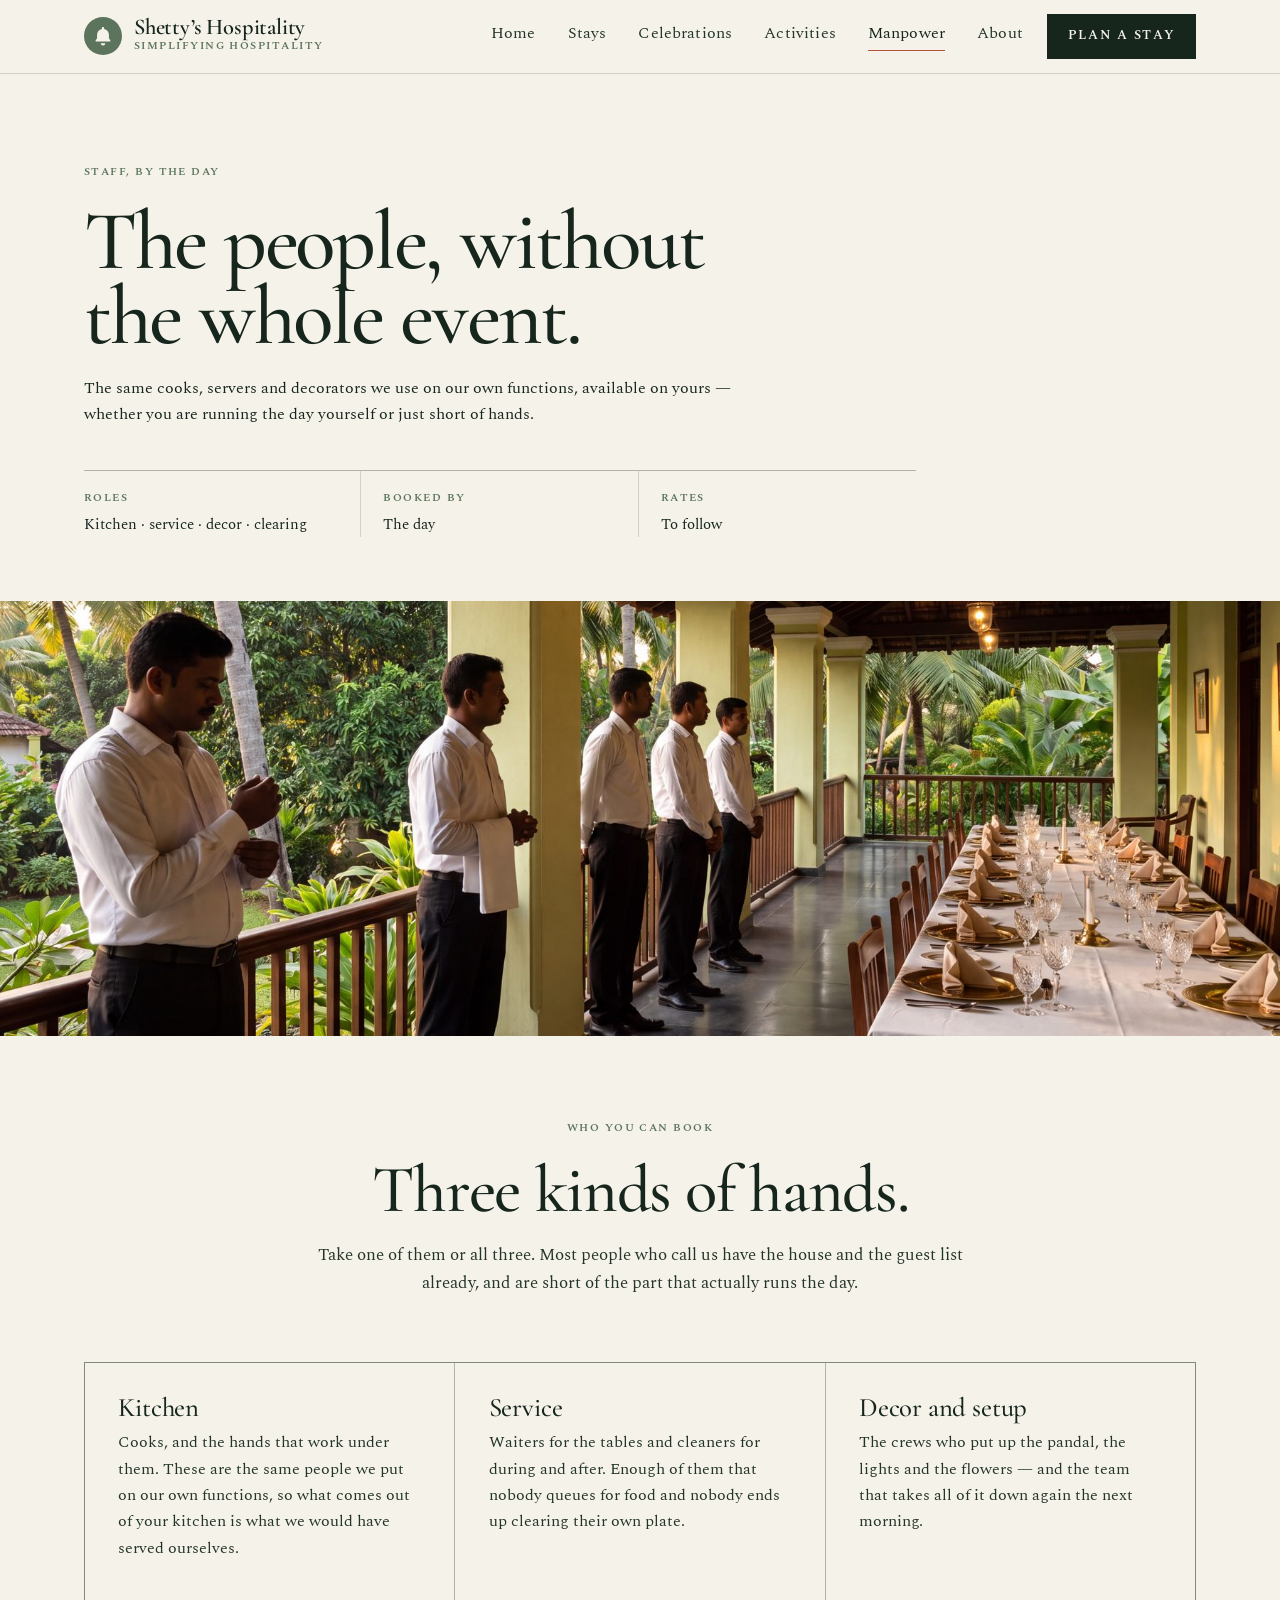
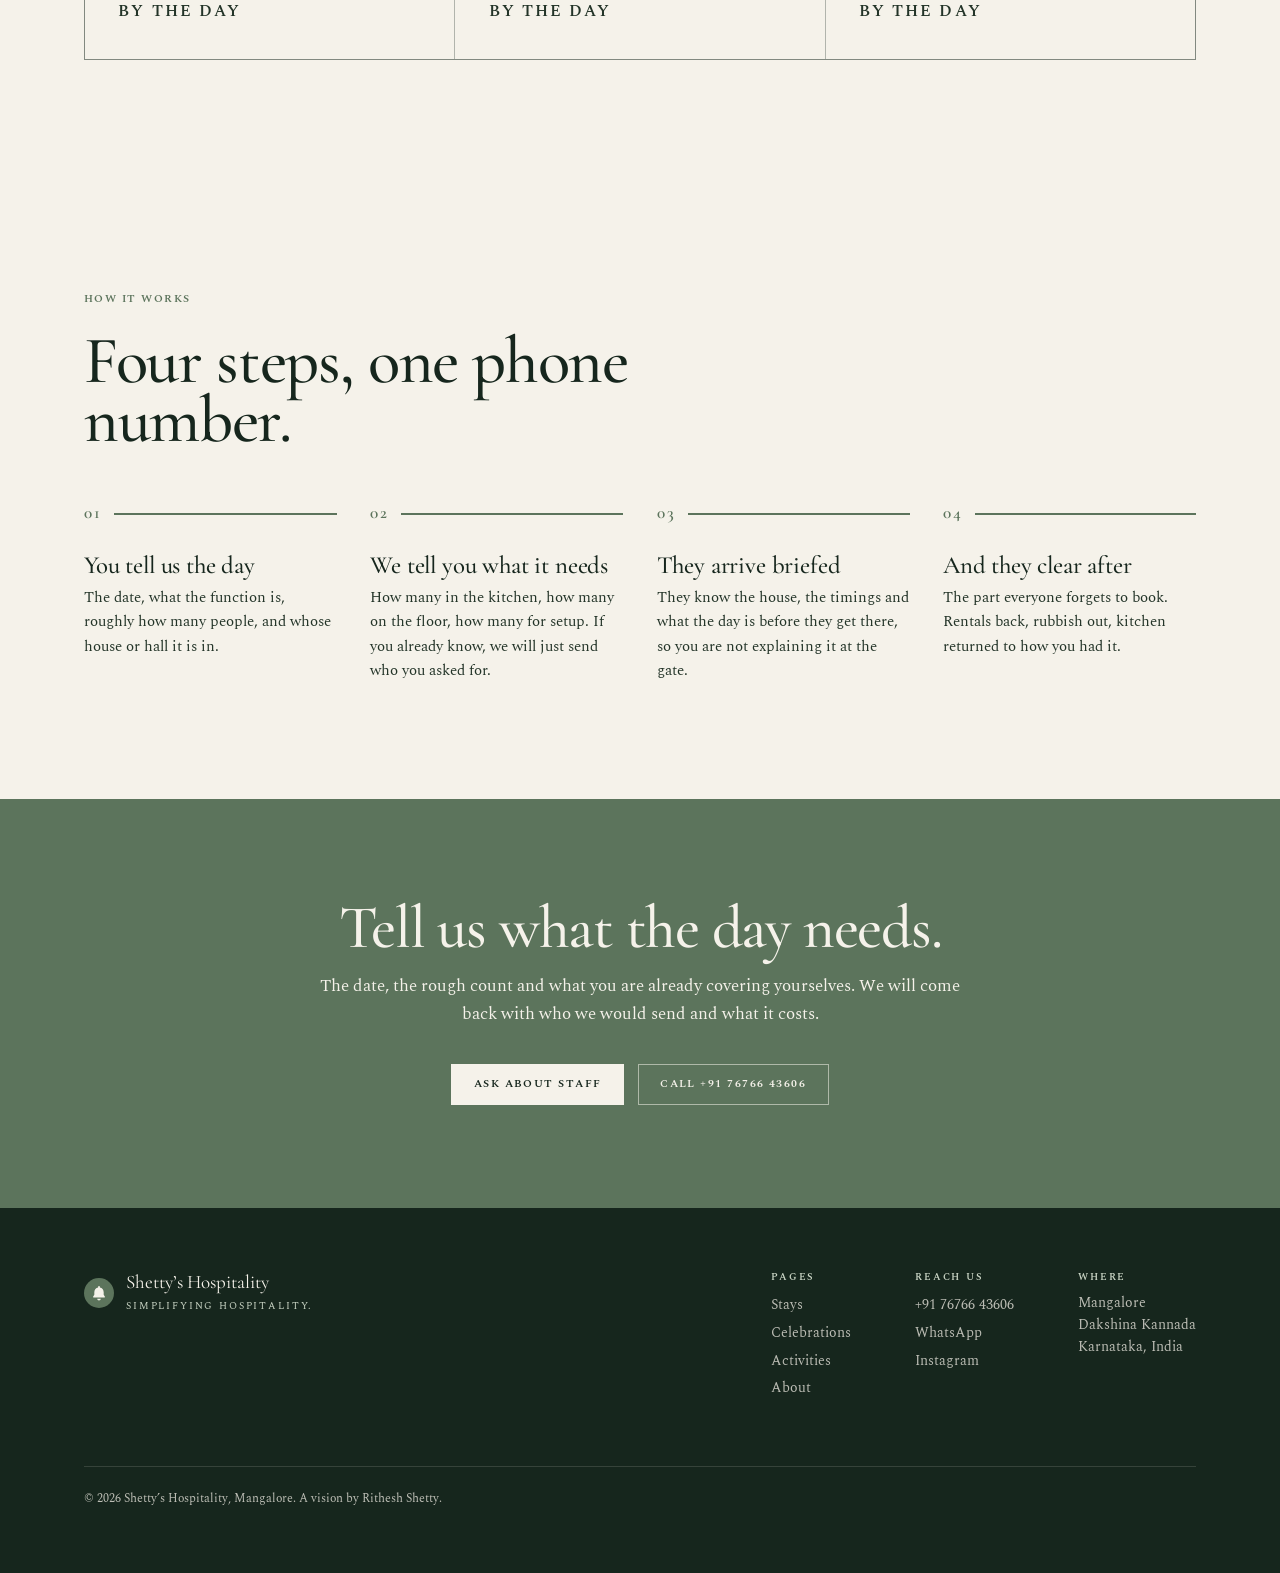
<file: docs/manpower.html>
<!doctype html>
<html lang="en">
<head>
<meta charset="utf-8" />
<meta name="viewport" content="width=device-width, initial-scale=1" />
<title>Staff by the day &mdash; cooks, servers and setup crews | Shetty&rsquo;s Hospitality</title>
<meta name="description" content="Cooks, waiters, cleaners, decorators and setup crews in Mangalore, booked by the day. The same people we use on our own events." />
<link rel="preconnect" href="https://fonts.googleapis.com">
<link rel="preconnect" href="https://fonts.gstatic.com" crossorigin>
<link href="https://fonts.googleapis.com/css2?family=Cormorant+Garamond:ital,wght@0,300..700;1,300..700&family=Spectral:ital,wght@0,300;0,400;0,500;0,600;0,700;1,300;1,400;1,600&display=swap" rel="stylesheet">
<link rel="stylesheet" href="assets/css/styles.css?v=1790870553" />
<script>document.documentElement.classList.add('js');</script>
</head>
<body class="page">
<a class="skip" href="#main">Skip to content</a>
<header class="nav">
  <div class="nav__in">
    <a class="brand" href="index.html" aria-label="Shetty&rsquo;s Hospitality, home">
      <span class="brand__mark" aria-hidden="true"><svg viewBox="0 0 40 40" fill="none"><circle cx="20" cy="20" r="20" fill="currentColor"/><path d="M20 10.6c.66 0 1.2.54 1.2 1.2v.9c2.9.56 5.05 3.1 5.05 6.15v3.6l1.5 2.35a.7.7 0 0 1-.59 1.08H12.84a.7.7 0 0 1-.59-1.08l1.5-2.35v-3.6c0-3.04 2.15-5.59 5.05-6.15v-.9c0-.66.54-1.2 1.2-1.2Z" fill="#F5F2EA"/><path d="M17.6 27.6h4.8a2.4 2.4 0 0 1-4.8 0Z" fill="#F5F2EA"/></svg></span>
      <span class="brand__type">
        <span class="brand__name">Shetty&rsquo;s Hospitality</span>
        <span class="brand__tag">Simplifying hospitality</span>
      </span>
    </a>
    <nav class="nav__links" aria-label="Primary">
      <a href="index.html">Home</a>
      <a href="stays.html">Stays</a>
      <a href="celebrations.html">Celebrations</a>
      <a href="journeys.html">Activities</a>
      <a href="manpower.html" aria-current="page">Manpower</a>
      <a href="about.html">About</a>
    </nav>
    <a class="btn btn--sm" href="contact.html">Plan a stay</a>
    <button class="nav__toggle" id="navToggle" aria-expanded="false" aria-controls="navDrawer" aria-label="Open menu">
      <span></span><span></span>
    </button>
  </div>
  <div class="nav__drawer" id="navDrawer" hidden>
    <a href="index.html">Home</a>
    <a href="stays.html">Stays</a>
    <a href="celebrations.html">Celebrations</a>
    <a href="journeys.html">Activities</a>
    <a href="manpower.html" aria-current="page">Manpower</a>
    <a href="about.html">About</a>
    <a href="contact.html">Plan a stay</a>
  </div>
</header>
<main id="main">
<section class="phero phero--below">
  <div class="phero__in">
    <div class="phero__copy">
      <p class="eyebrow">Staff, by the day</p>
      <h1>The people, without<br>the whole event.</h1>
      <p class="lede">The same cooks, servers and decorators we use on our own functions, available on yours &mdash; whether you are running the day yourself or just short of hands.</p>
      <dl class="phero__meta"><div><dt>Roles</dt><dd>Kitchen &middot; service &middot; decor &middot; clearing</dd></div><div><dt>Booked by</dt><dd>The day</dd></div><div><dt>Rates</dt><dd>To follow</dd></div></dl>
    </div>
  </div>
  <figure class="phero__figure"><img src="assets/img/pages/manpower.jpg?v=1790870553" alt="Service staff waiting along the veranda of a heritage house in the last half hour before a private dinner" /></figure>
</section>

<section class="section">
  <header class="section__head reveal">
    <p class="eyebrow">Who you can book</p>
    <h2>Three kinds of hands.</h2>
    <p class="section__lede">
      Take one of them or all three. Most people who call us have the house and the guest list
      already, and are short of the part that actually runs the day.
    </p>
  </header>
  <ul class="cards cards--3">
    <li class="card reveal">
      <h3>Kitchen</h3>
      <p>Cooks, and the hands that work under them. These are the same people we put on our own
      functions, so what comes out of your kitchen is what we would have served ourselves.</p>
      <p class="card__meta">By the day</p>
    </li>
    <li class="card reveal">
      <h3>Service</h3>
      <p>Waiters for the tables and cleaners for during and after. Enough of them that nobody
      queues for food and nobody ends up clearing their own plate.</p>
      <p class="card__meta">By the day</p>
    </li>
    <li class="card reveal">
      <h3>Decor and setup</h3>
      <p>The crews who put up the pandal, the lights and the flowers &mdash; and the team that
      takes all of it down again the next morning.</p>
      <p class="card__meta">By the day</p>
    </li>
  </ul>
</section>

<section class="section">
  <header class="section__head section__head--left reveal">
    <p class="eyebrow">How it works</p>
    <h2>Four steps, one phone number.</h2>
  </header>
  <ol class="steps">
    <li class="reveal"><span class="steps__n">01</span><h3>You tell us the day</h3><p>The date, what the function is, roughly how many people, and whose house or hall it is in.</p></li>
    <li class="reveal"><span class="steps__n">02</span><h3>We tell you what it needs</h3><p>How many in the kitchen, how many on the floor, how many for setup. If you already know, we will just send who you asked for.</p></li>
    <li class="reveal"><span class="steps__n">03</span><h3>They arrive briefed</h3><p>They know the house, the timings and what the day is before they get there, so you are not explaining it at the gate.</p></li>
    <li class="reveal"><span class="steps__n">04</span><h3>And they clear after</h3><p>The part everyone forgets to book. Rentals back, rubbish out, kitchen returned to how you had it.</p></li>
  </ol>
</section>

<section class="cta">
  <div class="cta__in reveal">
    <h2>Tell us what the day needs.</h2>
    <p>The date, the rough count and what you are already covering yourselves. We will come back with who we would send and what it costs.</p>
    <div class="cta__row">
      <a class="btn btn--light" href="contact.html">Ask about staff</a>
      <a class="btn btn--outline" href="tel:+917676643606">Call +91 76766 43606</a>
    </div>
  </div>
</section>

</main>
<footer class="foot">
  <div class="foot__in">
    <div class="foot__brand">
      <span class="brand__mark brand__mark--sm" aria-hidden="true"><svg viewBox="0 0 40 40" fill="none"><circle cx="20" cy="20" r="20" fill="currentColor"/><path d="M20 10.6c.66 0 1.2.54 1.2 1.2v.9c2.9.56 5.05 3.1 5.05 6.15v3.6l1.5 2.35a.7.7 0 0 1-.59 1.08H12.84a.7.7 0 0 1-.59-1.08l1.5-2.35v-3.6c0-3.04 2.15-5.59 5.05-6.15v-.9c0-.66.54-1.2 1.2-1.2Z" fill="#F5F2EA"/><path d="M17.6 27.6h4.8a2.4 2.4 0 0 1-4.8 0Z" fill="#F5F2EA"/></svg></span>
      <p>Shetty&rsquo;s Hospitality<br><span>Simplifying hospitality.</span></p>
    </div>
    <div class="foot__cols">
      <div>
        <h4>Pages</h4>
        <a href="stays.html">Stays</a>
        <a href="celebrations.html">Celebrations</a>
        <a href="journeys.html">Activities</a>
        <a href="about.html">About</a>
      </div>
      <div>
        <h4>Reach us</h4>
        <a href="tel:+917676643606">+91 76766 43606</a>
        <a href="https://wa.me/917676643606" target="_blank" rel="noopener">WhatsApp</a>
        <a href="https://www.instagram.com/shettys_hospitality/" target="_blank" rel="noopener">Instagram</a>
      </div>
      <div>
        <h4>Where</h4>
        <p>Mangalore<br>Dakshina Kannada<br>Karnataka, India</p>
      </div>
    </div>
    <p class="foot__legal">&copy; <span id="yr">2026</span> Shetty&rsquo;s Hospitality, Mangalore. A vision by Rithesh Shetty.</p>
  </div>
</footer>
<script src="assets/js/main.js?v=1790870553"></script>
</body>
</html>
</file>
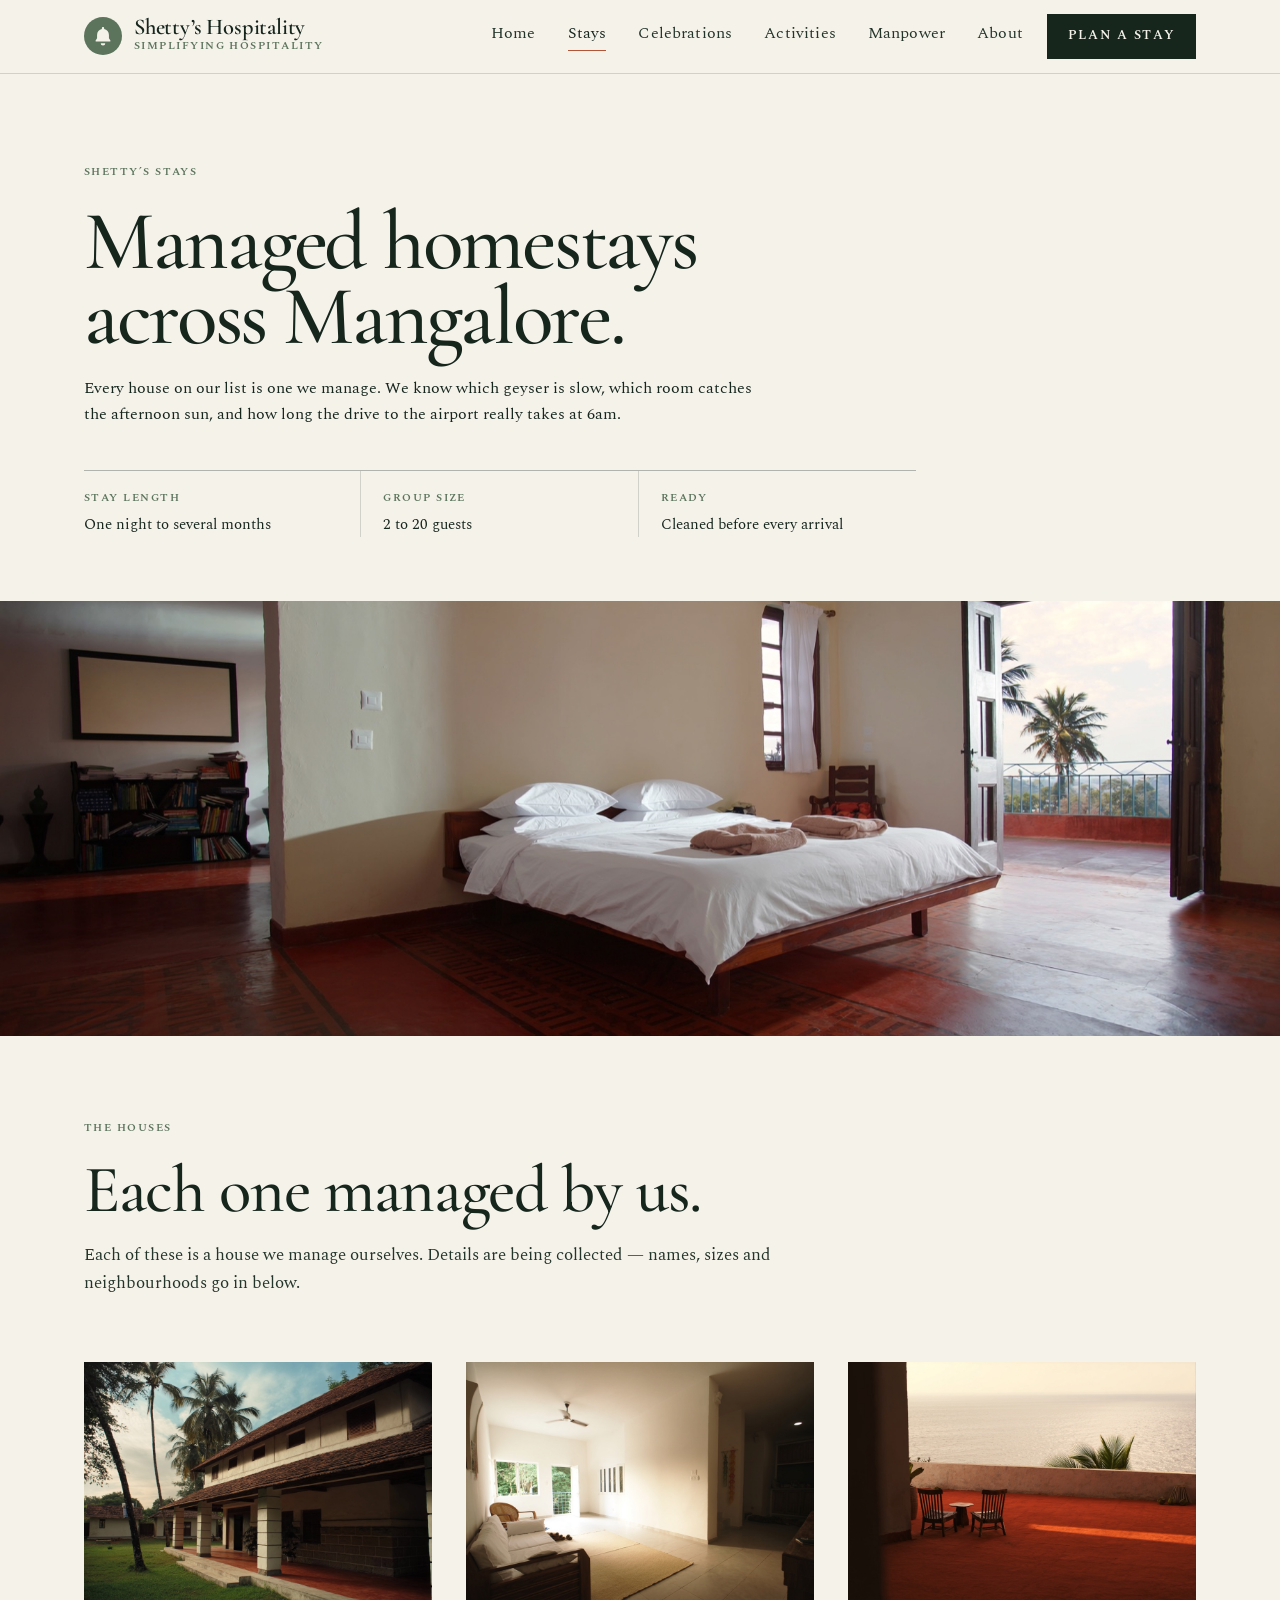
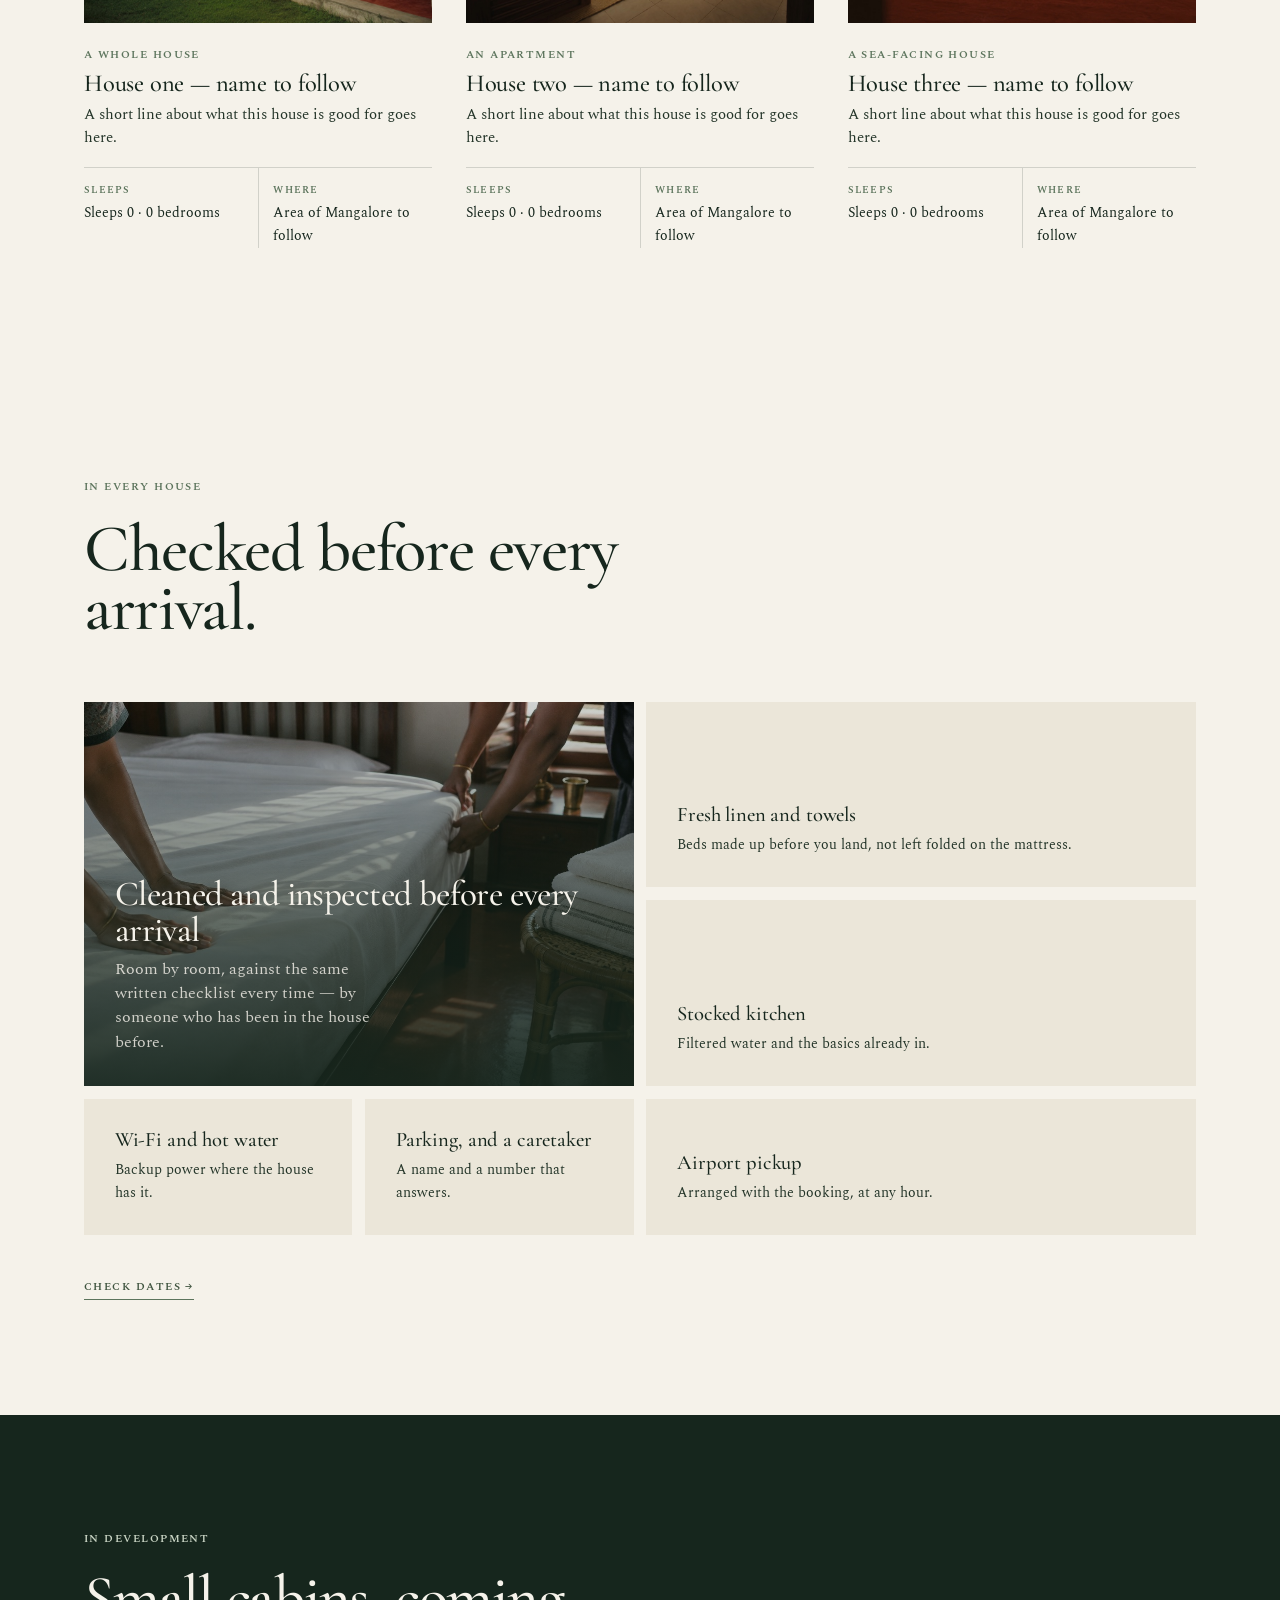
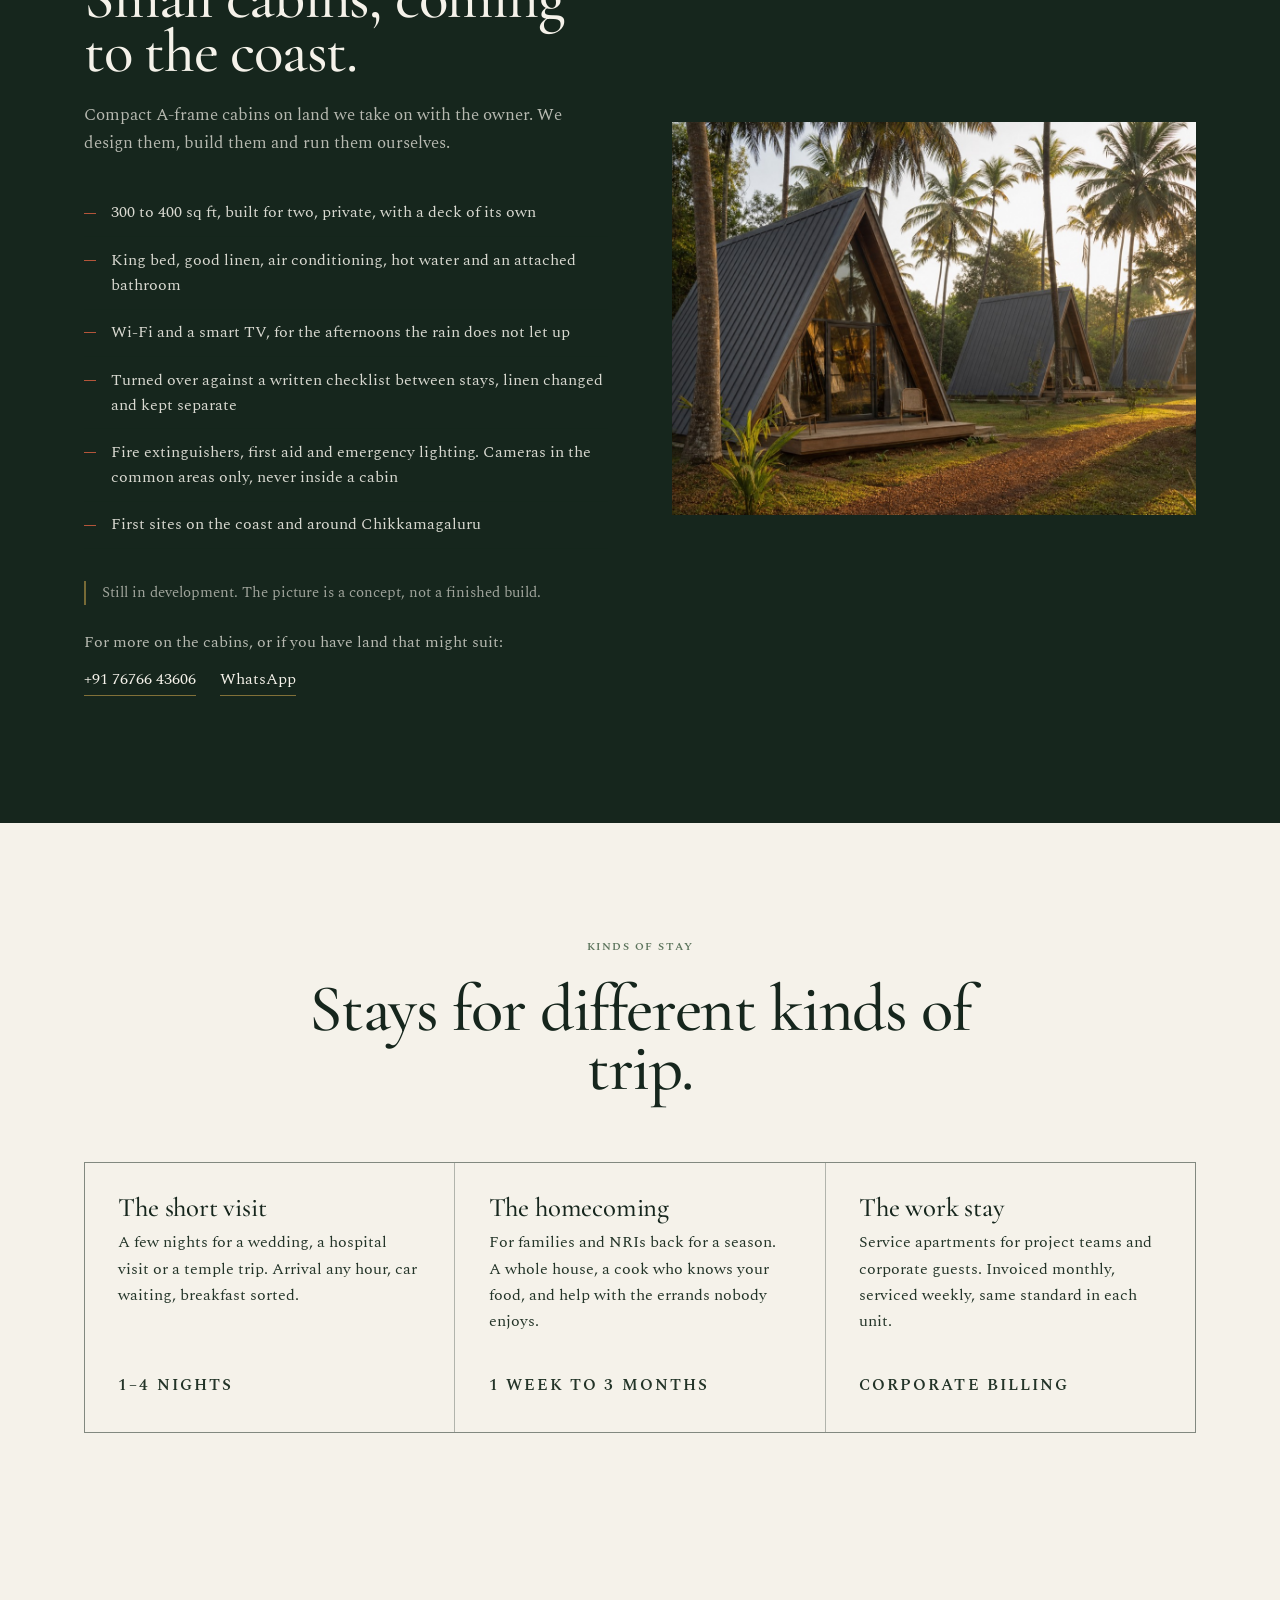
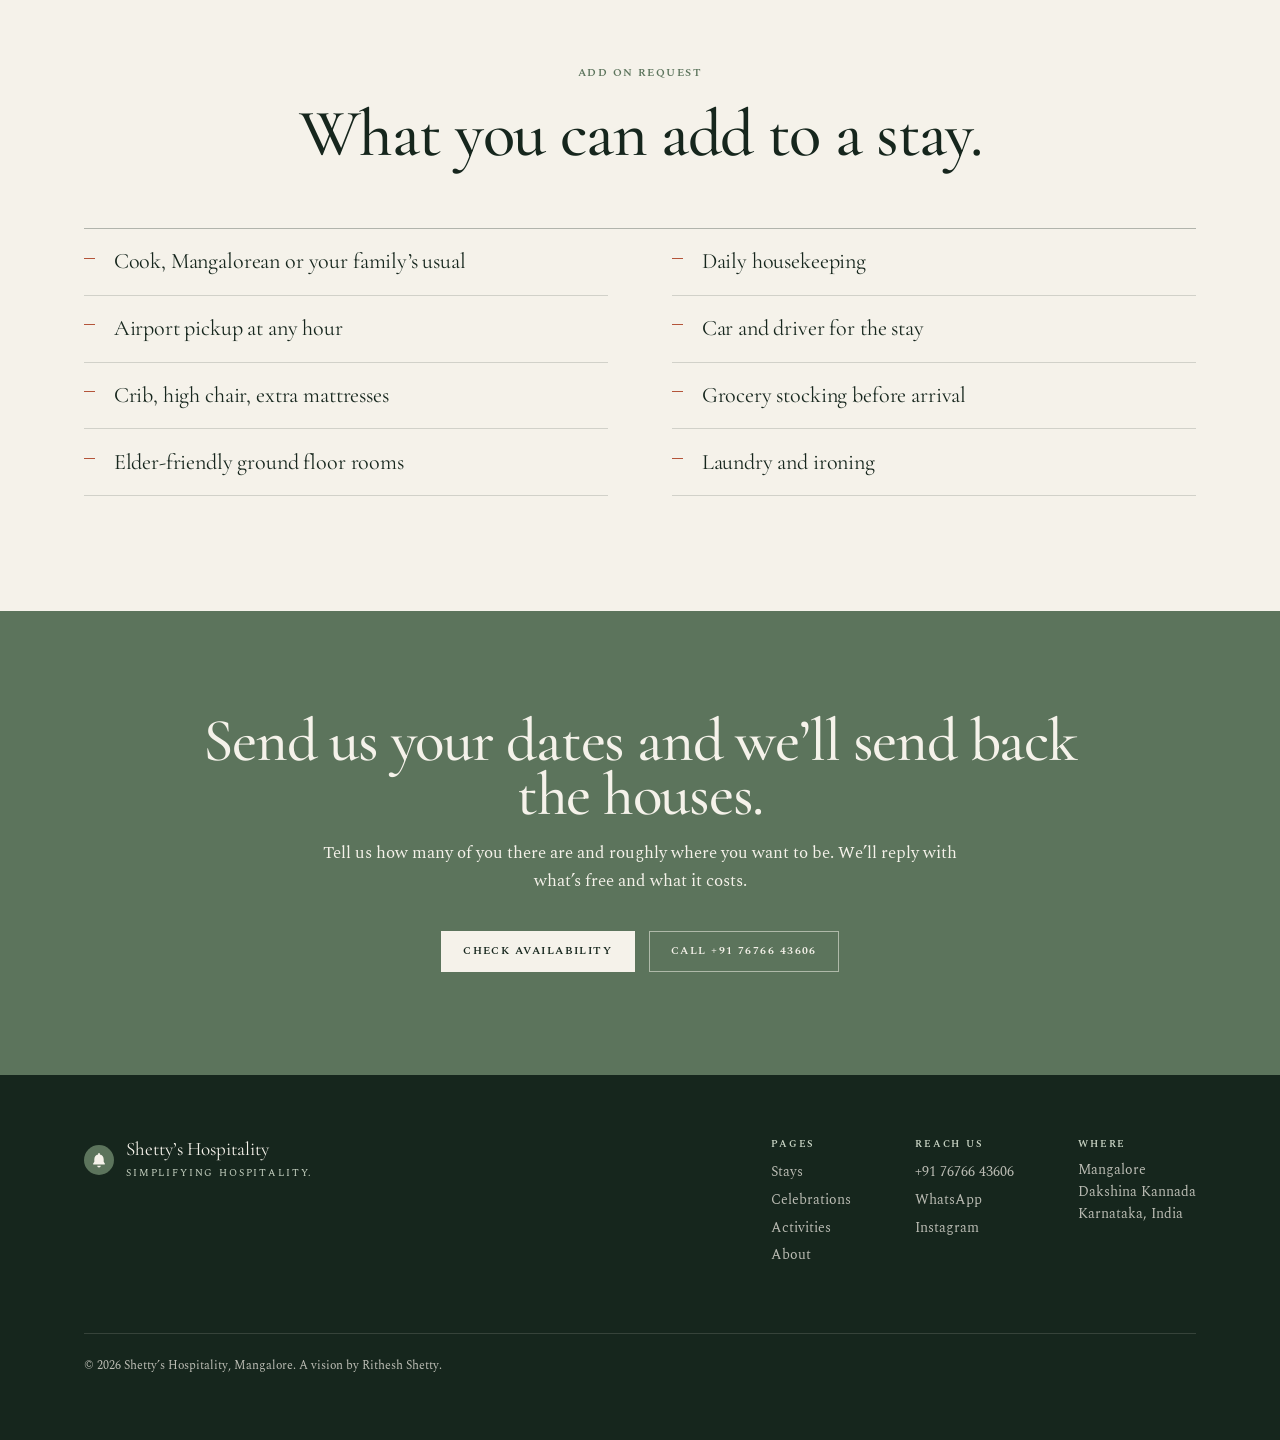
<file: docs/stays.html>
<!doctype html>
<html lang="en">
<head>
<meta charset="utf-8" />
<meta name="viewport" content="width=device-width, initial-scale=1" />
<title>Stays — Shetty&rsquo;s Hospitality, Mangalore</title>
<meta name="description" content="Managed homestays and service apartments in Mangalore. Cleaned before every arrival, stocked kitchen, cook on request, airport pickup arranged." />
<link rel="preconnect" href="https://fonts.googleapis.com">
<link rel="preconnect" href="https://fonts.gstatic.com" crossorigin>
<link href="https://fonts.googleapis.com/css2?family=Cormorant+Garamond:ital,wght@0,300..700;1,300..700&family=Spectral:ital,wght@0,300;0,400;0,500;0,600;0,700;1,300;1,400;1,600&display=swap" rel="stylesheet">
<link rel="stylesheet" href="assets/css/styles.css?v=1790870553" />
<script>document.documentElement.classList.add('js');</script>
</head>
<body class="page">
<a class="skip" href="#main">Skip to content</a>
<header class="nav">
  <div class="nav__in">
    <a class="brand" href="index.html" aria-label="Shetty&rsquo;s Hospitality, home">
      <span class="brand__mark" aria-hidden="true"><svg viewBox="0 0 40 40" fill="none"><circle cx="20" cy="20" r="20" fill="currentColor"/><path d="M20 10.6c.66 0 1.2.54 1.2 1.2v.9c2.9.56 5.05 3.1 5.05 6.15v3.6l1.5 2.35a.7.7 0 0 1-.59 1.08H12.84a.7.7 0 0 1-.59-1.08l1.5-2.35v-3.6c0-3.04 2.15-5.59 5.05-6.15v-.9c0-.66.54-1.2 1.2-1.2Z" fill="#F5F2EA"/><path d="M17.6 27.6h4.8a2.4 2.4 0 0 1-4.8 0Z" fill="#F5F2EA"/></svg></span>
      <span class="brand__type">
        <span class="brand__name">Shetty&rsquo;s Hospitality</span>
        <span class="brand__tag">Simplifying hospitality</span>
      </span>
    </a>
    <nav class="nav__links" aria-label="Primary">
      <a href="index.html">Home</a>
      <a href="stays.html" aria-current="page">Stays</a>
      <a href="celebrations.html">Celebrations</a>
      <a href="journeys.html">Activities</a>
      <a href="manpower.html">Manpower</a>
      <a href="about.html">About</a>
    </nav>
    <a class="btn btn--sm" href="contact.html">Plan a stay</a>
    <button class="nav__toggle" id="navToggle" aria-expanded="false" aria-controls="navDrawer" aria-label="Open menu">
      <span></span><span></span>
    </button>
  </div>
  <div class="nav__drawer" id="navDrawer" hidden>
    <a href="index.html">Home</a>
    <a href="stays.html" aria-current="page">Stays</a>
    <a href="celebrations.html">Celebrations</a>
    <a href="journeys.html">Activities</a>
    <a href="manpower.html">Manpower</a>
    <a href="about.html">About</a>
    <a href="contact.html">Plan a stay</a>
  </div>
</header>
<main id="main">
<section class="phero phero--below">
  <div class="phero__in">
    <div class="phero__copy">
      <p class="eyebrow">Shetty&rsquo;s Stays</p>
      <h1>Managed homestays<br>across Mangalore.</h1>
      <p class="lede">Every house on our list is one we manage. We know which geyser is slow, which room catches the afternoon sun, and how long the drive to the airport really takes at 6am.</p>
      <dl class="phero__meta"><div><dt>Stay length</dt><dd>One night to several months</dd></div><div><dt>Group size</dt><dd>2 to 20 guests</dd></div><div><dt>Ready</dt><dd>Cleaned before every arrival</dd></div></dl>
    </div>
  </div>
  <figure class="phero__figure"><img src="assets/img/pages/stays.jpg?v=1790870553" alt="A bedroom in one of our managed homes" /></figure>
</section>

<section class="section">
  <header class="section__head section__head--left reveal">
    <p class="eyebrow">The houses</p>
    <h2>Each one managed by us.</h2>
    <p class="section__lede">Each of these is a house we manage ourselves. Details are being
    collected &mdash; names, sizes and neighbourhoods go in below.</p>
  </header>

  <div class="houses">
    <article class="house reveal">
      <figure class="house__media">
        <img src="assets/img/houses/house-1.jpg?v=1790870553" alt="" loading="lazy" />
      </figure>
      <p class="house__kind">A whole house</p>
      <h3 class="house__name">House one &mdash; name to follow</h3>
      <p class="house__line">A short line about what this house is good for goes here.</p>
      <dl class="house__meta">
        <div><dt>Sleeps</dt><dd>Sleeps 0 &middot; 0 bedrooms</dd></div>
        <div><dt>Where</dt><dd>Area of Mangalore to follow</dd></div>
      </dl>
    </article>

    <article class="house reveal">
      <figure class="house__media">
        <img src="assets/img/houses/house-2.jpg?v=1790870553" alt="" loading="lazy" />
      </figure>
      <p class="house__kind">An apartment</p>
      <h3 class="house__name">House two &mdash; name to follow</h3>
      <p class="house__line">A short line about what this house is good for goes here.</p>
      <dl class="house__meta">
        <div><dt>Sleeps</dt><dd>Sleeps 0 &middot; 0 bedrooms</dd></div>
        <div><dt>Where</dt><dd>Area of Mangalore to follow</dd></div>
      </dl>
    </article>

    <article class="house reveal">
      <figure class="house__media">
        <img src="assets/img/houses/house-3.jpg?v=1790870553" alt="" loading="lazy" />
      </figure>
      <p class="house__kind">A sea-facing house</p>
      <h3 class="house__name">House three &mdash; name to follow</h3>
      <p class="house__line">A short line about what this house is good for goes here.</p>
      <dl class="house__meta">
        <div><dt>Sleeps</dt><dd>Sleeps 0 &middot; 0 bedrooms</dd></div>
        <div><dt>Where</dt><dd>Area of Mangalore to follow</dd></div>
      </dl>
    </article>
  </div>
</section>

<section class="section">
  <header class="section__head section__head--left reveal">
    <p class="eyebrow">In every house</p>
    <h2>Checked before every arrival.</h2>
  </header>

  <div class="bento reveal">
    <figure class="bento__cell bento__cell--lead">
      <img class="bento__img" src="assets/img/pages/stays-housekeeping.jpg?v=1790870553" alt="Housekeeping drawing a fresh sheet taut across a bed, folded towels waiting on a stool beside it" loading="lazy" />
      <span class="bento__veil" aria-hidden="true"></span>
      <figcaption class="bento__lead">
        <h3>Cleaned and inspected before every arrival</h3>
        <p>Room by room, against the same written checklist every time &mdash; by someone who has
        been in the house before.</p>
      </figcaption>
    </figure>

    <div class="bento__cell">
      <h3>Fresh linen and towels</h3>
      <p>Beds made up before you land, not left folded on the mattress.</p>
    </div>

    <div class="bento__cell">
      <h3>Stocked kitchen</h3>
      <p>Filtered water and the basics already in.</p>
    </div>

    <div class="bento__cell">
      <h3>Wi-Fi and hot water</h3>
      <p>Backup power where the house has it.</p>
    </div>

    <div class="bento__cell">
      <h3>Parking, and a caretaker</h3>
      <p>A name and a number that answers.</p>
    </div>

    <div class="bento__cell">
      <h3>Airport pickup</h3>
      <p>Arranged with the booking, at any hour.</p>
    </div>
  </div>

  <p class="bento__after"><a class="link" href="contact.html">Check dates <span aria-hidden="true">&rarr;</span></a></p>
</section>

<section class="section band cone">
  <div class="band__in">
    <div class="cone__grid">
      <div class="cone__copy reveal">
        <p class="eyebrow eyebrow--light">In development</p>
        <h2>Small cabins, coming to the coast.</h2>
        <p class="section__lede">
          Compact A-frame cabins on land we take on with the owner. We design them, build them
          and run them ourselves.
        </p>
        <ul class="ticks ticks--light">
          <li>300 to 400 sq ft, built for two, private, with a deck of its own</li>
          <li>King bed, good linen, air conditioning, hot water and an attached bathroom</li>
          <li>Wi-Fi and a smart TV, for the afternoons the rain does not let up</li>
          <li>Turned over against a written checklist between stays, linen changed and kept separate</li>
          <li>Fire extinguishers, first aid and emergency lighting. Cameras in the common areas only, never inside a cabin</li>
          <li>First sites on the coast and around Chikkamagaluru</li>
        </ul>
        <p class="cone__note">
          Still in development. The picture is a concept, not a finished build.
        </p>
        <div class="cone__contact">
          <p>For more on the cabins, or if you have land that might suit:</p>
          <p class="cone__lines">
            <a href="tel:+917676643606">+91 76766 43606</a>
            <a href="https://wa.me/917676643606" target="_blank" rel="noopener">WhatsApp</a>
          </p>
        </div>
      </div>
      <figure class="cone__media reveal">
        <img src="assets/img/cone-houses.jpg?v=1790870553"
             alt="A concept view of A-frame cabins in a palm clearing" loading="lazy" />
      </figure>
    </div>
  </div>
</section>

<section class="section">
  <header class="section__head reveal">
    <p class="eyebrow">Kinds of stay</p>
    <h2>Stays for different kinds of trip.</h2>
  </header>
  <ul class="cards cards--3">
    <li class="card reveal">
      <h3>The short visit</h3>
      <p>A few nights for a wedding, a hospital visit or a temple trip. Arrival any hour, car waiting, breakfast sorted.</p>
      <p class="card__meta">1&ndash;4 nights</p>
    </li>
    <li class="card reveal">
      <h3>The homecoming</h3>
      <p>For families and NRIs back for a season. A whole house, a cook who knows your food, and help with the errands nobody enjoys.</p>
      <p class="card__meta">1 week to 3 months</p>
    </li>
    <li class="card reveal">
      <h3>The work stay</h3>
      <p>Service apartments for project teams and corporate guests. Invoiced monthly, serviced weekly, same standard in each unit.</p>
      <p class="card__meta">Corporate billing</p>
    </li>
  </ul>
</section>

<section class="section">
  <header class="section__head reveal">
    <p class="eyebrow">Add on request</p>
    <h2>What you can add to a stay.</h2>
  </header>
  <ul class="chips reveal">
    <li>Cook, Mangalorean or your family&rsquo;s usual</li>
    <li>Daily housekeeping</li>
    <li>Airport pickup at any hour</li>
    <li>Car and driver for the stay</li>
    <li>Crib, high chair, extra mattresses</li>
    <li>Grocery stocking before arrival</li>
    <li>Elder-friendly ground floor rooms</li>
    <li>Laundry and ironing</li>
  </ul>
</section>

<section class="cta">
  <div class="cta__in reveal">
    <h2>Send us your dates and we&rsquo;ll send back the houses.</h2>
    <p>Tell us how many of you there are and roughly where you want to be. We&rsquo;ll reply with what&rsquo;s free and what it costs.</p>
    <div class="cta__row">
      <a class="btn btn--light" href="contact.html">Check availability</a>
      <a class="btn btn--outline" href="tel:+917676643606">Call +91 76766 43606</a>
    </div>
  </div>
</section>

</main>
<footer class="foot">
  <div class="foot__in">
    <div class="foot__brand">
      <span class="brand__mark brand__mark--sm" aria-hidden="true"><svg viewBox="0 0 40 40" fill="none"><circle cx="20" cy="20" r="20" fill="currentColor"/><path d="M20 10.6c.66 0 1.2.54 1.2 1.2v.9c2.9.56 5.05 3.1 5.05 6.15v3.6l1.5 2.35a.7.7 0 0 1-.59 1.08H12.84a.7.7 0 0 1-.59-1.08l1.5-2.35v-3.6c0-3.04 2.15-5.59 5.05-6.15v-.9c0-.66.54-1.2 1.2-1.2Z" fill="#F5F2EA"/><path d="M17.6 27.6h4.8a2.4 2.4 0 0 1-4.8 0Z" fill="#F5F2EA"/></svg></span>
      <p>Shetty&rsquo;s Hospitality<br><span>Simplifying hospitality.</span></p>
    </div>
    <div class="foot__cols">
      <div>
        <h4>Pages</h4>
        <a href="stays.html">Stays</a>
        <a href="celebrations.html">Celebrations</a>
        <a href="journeys.html">Activities</a>
        <a href="about.html">About</a>
      </div>
      <div>
        <h4>Reach us</h4>
        <a href="tel:+917676643606">+91 76766 43606</a>
        <a href="https://wa.me/917676643606" target="_blank" rel="noopener">WhatsApp</a>
        <a href="https://www.instagram.com/shettys_hospitality/" target="_blank" rel="noopener">Instagram</a>
      </div>
      <div>
        <h4>Where</h4>
        <p>Mangalore<br>Dakshina Kannada<br>Karnataka, India</p>
      </div>
    </div>
    <p class="foot__legal">&copy; <span id="yr">2026</span> Shetty&rsquo;s Hospitality, Mangalore. A vision by Rithesh Shetty.</p>
  </div>
</footer>
<script src="assets/js/main.js?v=1790870553"></script>
</body>
</html>
</file>
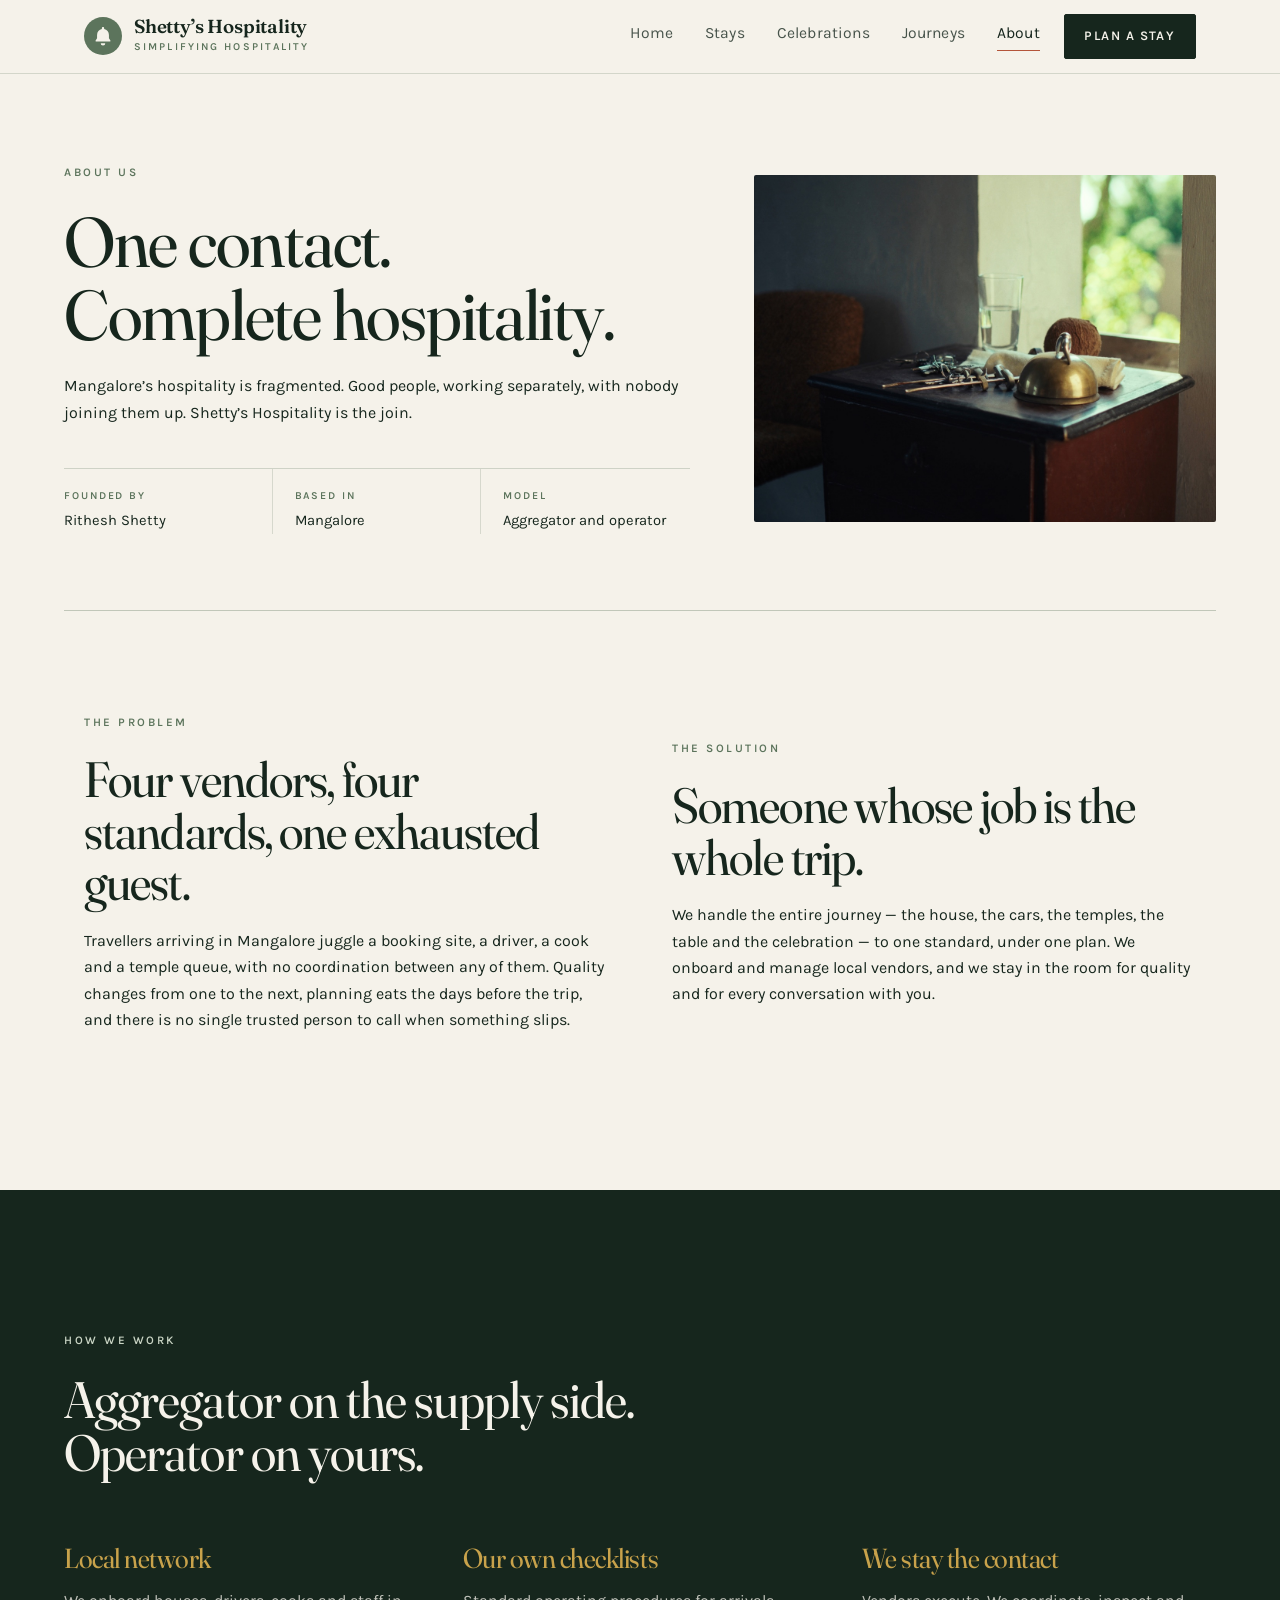
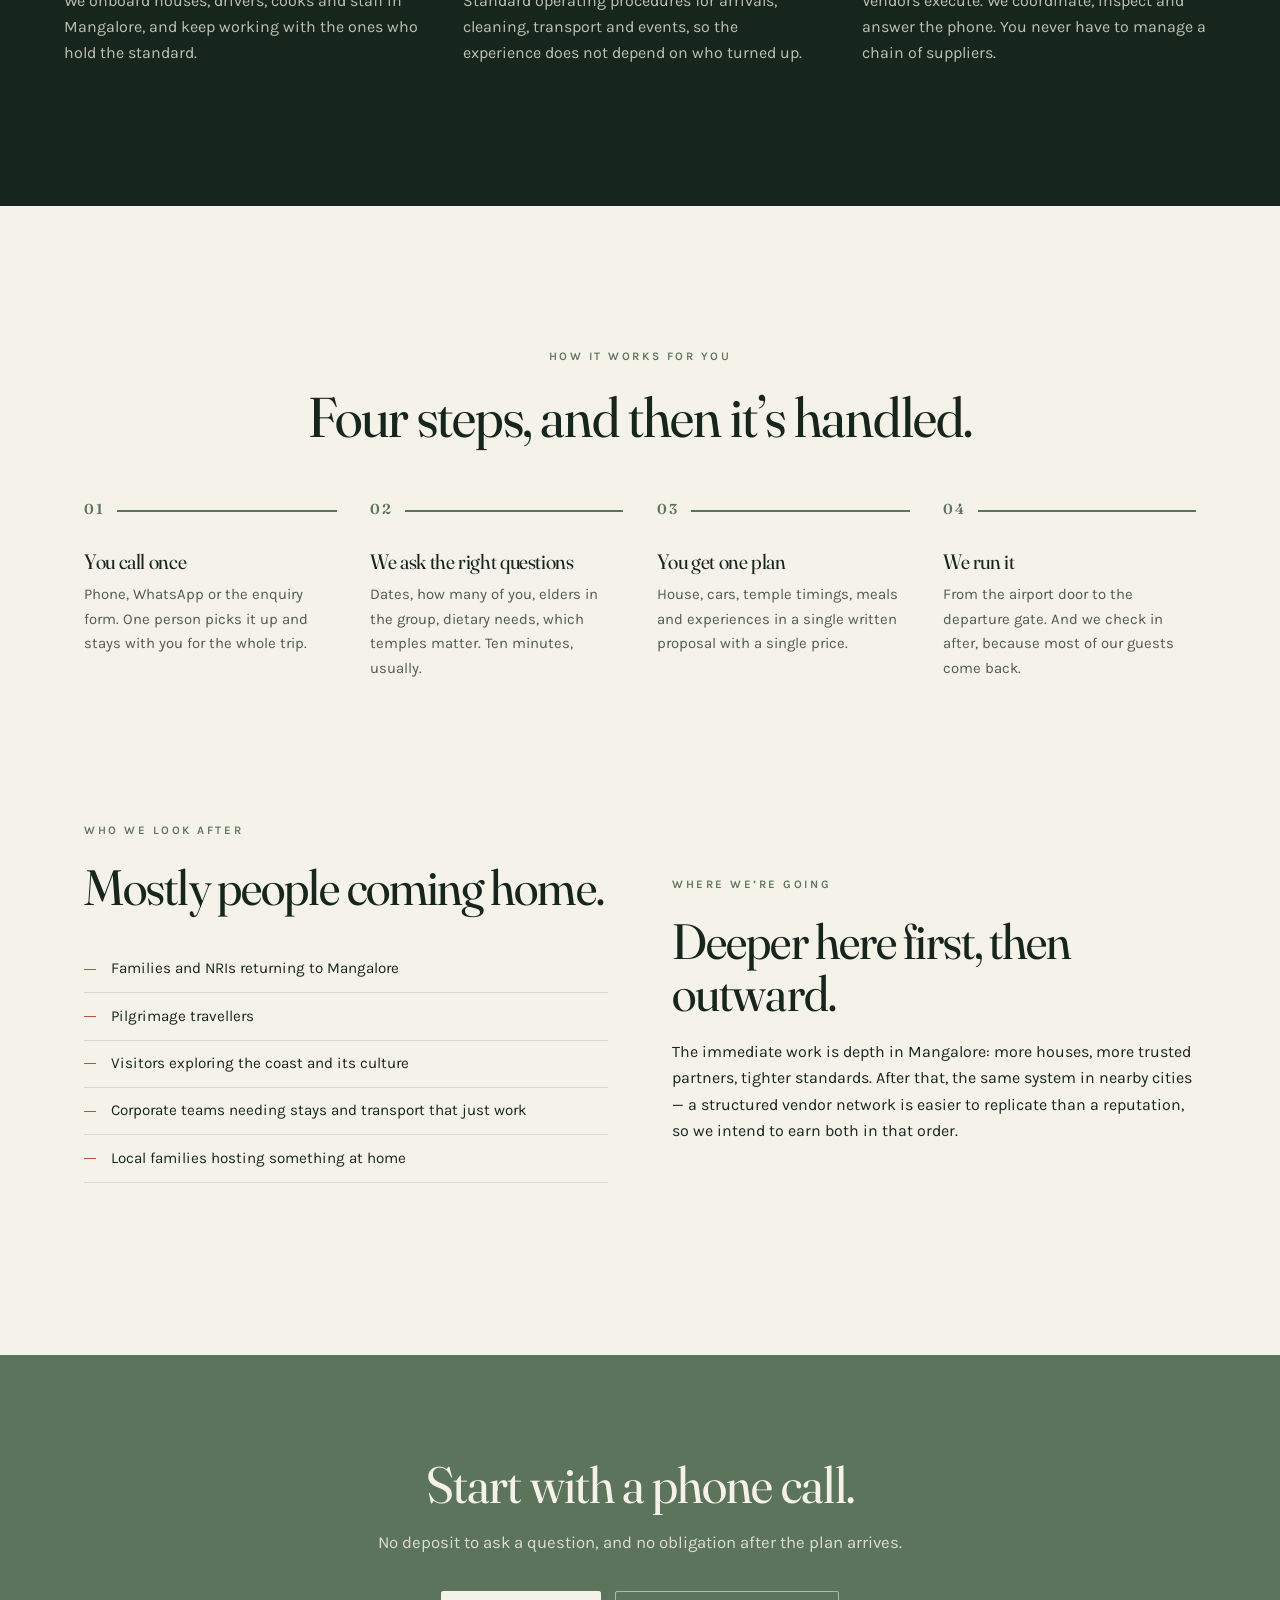
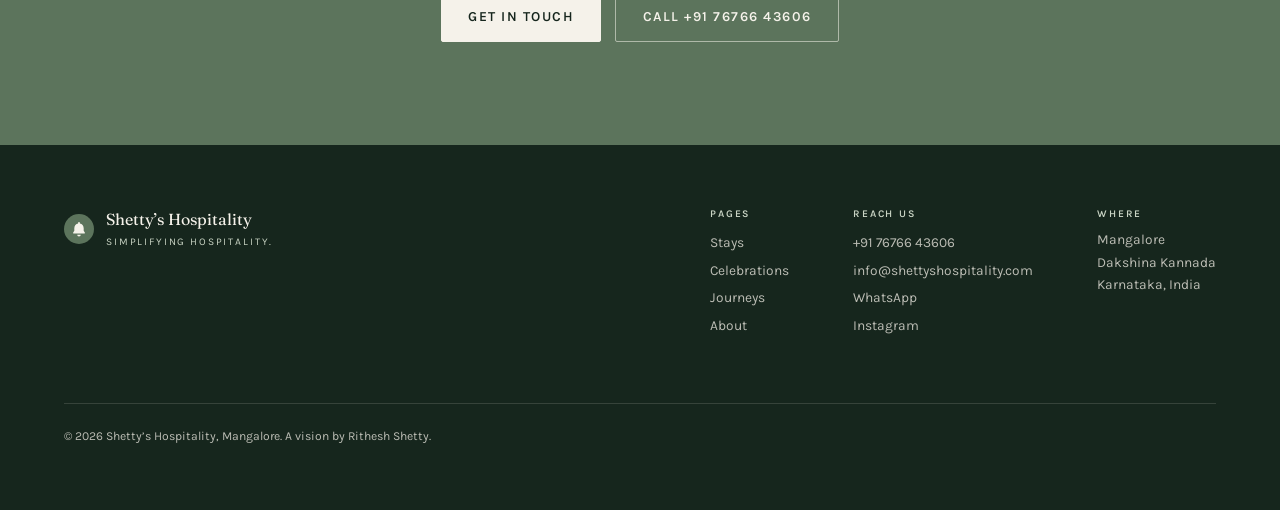
<file: site/about.html>
<!doctype html>
<html lang="en">
<head>
<meta charset="utf-8" />
<meta name="viewport" content="width=device-width, initial-scale=1" />
<title>About — Shetty&rsquo;s Hospitality, Mangalore</title>
<meta name="description" content="Why Shetty's Hospitality exists, how we work, and what we promise. A single point of contact for stays, celebrations, temples and travel in Mangalore." />
<link rel="preconnect" href="https://fonts.googleapis.com">
<link rel="preconnect" href="https://fonts.gstatic.com" crossorigin>
<link href="https://fonts.googleapis.com/css2?family=Fraunces:ital,opsz,wght@0,9..144,300..800;1,9..144,300..700&family=Karla:ital,wght@0,300..700;1,300..600&display=swap" rel="stylesheet">
<link rel="stylesheet" href="assets/css/styles.css?v=1789197544" />
<script>document.documentElement.classList.add('js');</script>
</head>
<body class="page">
<a class="skip" href="#main">Skip to content</a>
<header class="nav">
  <div class="nav__in">
    <a class="brand" href="index.html" aria-label="Shetty&rsquo;s Hospitality, home">
      <span class="brand__mark" aria-hidden="true"><svg viewBox="0 0 40 40" fill="none"><circle cx="20" cy="20" r="20" fill="currentColor"/><path d="M20 10.6c.66 0 1.2.54 1.2 1.2v.9c2.9.56 5.05 3.1 5.05 6.15v3.6l1.5 2.35a.7.7 0 0 1-.59 1.08H12.84a.7.7 0 0 1-.59-1.08l1.5-2.35v-3.6c0-3.04 2.15-5.59 5.05-6.15v-.9c0-.66.54-1.2 1.2-1.2Z" fill="#F5F2EA"/><path d="M17.6 27.6h4.8a2.4 2.4 0 0 1-4.8 0Z" fill="#F5F2EA"/></svg></span>
      <span class="brand__type">
        <span class="brand__name">Shetty&rsquo;s Hospitality</span>
        <span class="brand__tag">Simplifying hospitality</span>
      </span>
    </a>
    <nav class="nav__links" aria-label="Primary">
      <a href="index.html">Home</a>
      <a href="stays.html">Stays</a>
      <a href="celebrations.html">Celebrations</a>
      <a href="journeys.html">Journeys</a>
      <a href="about.html" aria-current="page">About</a>
    </nav>
    <a class="btn btn--sm" href="contact.html">Plan a stay</a>
    <button class="nav__toggle" id="navToggle" aria-expanded="false" aria-controls="navDrawer" aria-label="Open menu">
      <span></span><span></span>
    </button>
  </div>
  <div class="nav__drawer" id="navDrawer" hidden>
    <a href="index.html">Home</a>
    <a href="stays.html">Stays</a>
    <a href="celebrations.html">Celebrations</a>
    <a href="journeys.html">Journeys</a>
    <a href="about.html" aria-current="page">About</a>
    <a href="contact.html">Plan a stay</a>
  </div>
</header>
<main id="main">
<section class="phero">
  <div class="phero__in">
    <div class="phero__copy">
      <p class="eyebrow">About us</p>
      <h1>One contact.<br>Complete hospitality.</h1>
      <p class="lede">Mangalore&rsquo;s hospitality is fragmented. Good people, working separately, with nobody joining them up. Shetty&rsquo;s Hospitality is the join.</p>
      <dl class="phero__meta"><div><dt>Founded by</dt><dd>Rithesh Shetty</dd></div><div><dt>Based in</dt><dd>Mangalore</dd></div><div><dt>Model</dt><dd>Aggregator and operator</dd></div></dl>
    </div>
    <figure class="phero__figure"><img src="assets/img/pages/about.jpg?v=1789197544" alt="House keys and a hand bell on a table by the door" /></figure>
  </div>
  <div class="ridge" aria-hidden="true"></div>
</section>

<section class="section split">
  <div class="split__copy reveal">
    <p class="eyebrow">The problem</p>
    <h2>Four vendors, four standards, one exhausted guest.</h2>
    <p>
      Travellers arriving in Mangalore juggle a booking site, a driver, a cook and a temple queue,
      with no coordination between any of them. Quality changes from one to the next, planning eats
      the days before the trip, and there is no single trusted person to call when something slips.
    </p>
  </div>
  <div class="split__copy reveal">
    <p class="eyebrow">The solution</p>
    <h2>Someone whose job is the whole trip.</h2>
    <p>
      We handle the entire journey &mdash; the house, the cars, the temples, the table and the celebration
      &mdash; to one standard, under one plan. We onboard and manage local vendors, and we stay in the room
      for quality and for every conversation with you.
    </p>
  </div>
</section>

<section class="section band">
  <div class="band__in">
    <header class="section__head section__head--left reveal">
      <p class="eyebrow eyebrow--light">How we work</p>
      <h2>Aggregator on the supply side. Operator on yours.</h2>
    </header>
    <div class="incl reveal">
      <div><h4>Local network</h4><p>We onboard houses, drivers, cooks and staff in Mangalore, and keep working with the ones who hold the standard.</p></div>
      <div><h4>Our own checklists</h4><p>Standard operating procedures for arrivals, cleaning, transport and events, so the experience does not depend on who turned up.</p></div>
      <div><h4>We stay the contact</h4><p>Vendors execute. We coordinate, inspect and answer the phone. You never have to manage a chain of suppliers.</p></div>
    </div>
  </div>
</section>

<section class="section">
  <header class="section__head reveal">
    <p class="eyebrow">How it works for you</p>
    <h2>Four steps, and then it&rsquo;s handled.</h2>
  </header>
  <ol class="steps">
    <li class="reveal"><span class="steps__n">01</span><h3>You call once</h3><p>Phone, WhatsApp or the enquiry form. One person picks it up and stays with you for the whole trip.</p></li>
    <li class="reveal"><span class="steps__n">02</span><h3>We ask the right questions</h3><p>Dates, how many of you, elders in the group, dietary needs, which temples matter. Ten minutes, usually.</p></li>
    <li class="reveal"><span class="steps__n">03</span><h3>You get one plan</h3><p>House, cars, temple timings, meals and experiences in a single written proposal with a single price.</p></li>
    <li class="reveal"><span class="steps__n">04</span><h3>We run it</h3><p>From the airport door to the departure gate. And we check in after, because most of our guests come back.</p></li>
  </ol>
</section>

<section class="section split">
  <div class="split__copy reveal">
    <p class="eyebrow">Who we look after</p>
    <h2>Mostly people coming home.</h2>
    <ul class="ticks">
      <li>Families and NRIs returning to Mangalore</li>
      <li>Pilgrimage travellers</li>
      <li>Visitors exploring the coast and its culture</li>
      <li>Corporate teams needing stays and transport that just work</li>
      <li>Local families hosting something at home</li>
    </ul>
  </div>
  <div class="split__copy reveal">
    <p class="eyebrow">Where we&rsquo;re going</p>
    <h2>Deeper here first, then outward.</h2>
    <p>
      The immediate work is depth in Mangalore: more houses, more trusted partners, tighter standards.
      After that, the same system in nearby cities &mdash; a structured vendor network is easier to
      replicate than a reputation, so we intend to earn both in that order.
    </p>
  </div>
</section>

<section class="cta">
  <div class="cta__in reveal">
    <h2>Start with a phone call.</h2>
    <p>No deposit to ask a question, and no obligation after the plan arrives.</p>
    <div class="cta__row">
      <a class="btn btn--light" href="contact.html">Get in touch</a>
      <a class="btn btn--outline" href="tel:+917676643606">Call +91 76766 43606</a>
    </div>
  </div>
</section>

</main>
<footer class="foot">
  <div class="foot__in">
    <div class="foot__brand">
      <span class="brand__mark brand__mark--sm" aria-hidden="true"><svg viewBox="0 0 40 40" fill="none"><circle cx="20" cy="20" r="20" fill="currentColor"/><path d="M20 10.6c.66 0 1.2.54 1.2 1.2v.9c2.9.56 5.05 3.1 5.05 6.15v3.6l1.5 2.35a.7.7 0 0 1-.59 1.08H12.84a.7.7 0 0 1-.59-1.08l1.5-2.35v-3.6c0-3.04 2.15-5.59 5.05-6.15v-.9c0-.66.54-1.2 1.2-1.2Z" fill="#F5F2EA"/><path d="M17.6 27.6h4.8a2.4 2.4 0 0 1-4.8 0Z" fill="#F5F2EA"/></svg></span>
      <p>Shetty&rsquo;s Hospitality<br><span>Simplifying hospitality.</span></p>
    </div>
    <div class="foot__cols">
      <div>
        <h4>Pages</h4>
        <a href="stays.html">Stays</a>
        <a href="celebrations.html">Celebrations</a>
        <a href="journeys.html">Journeys</a>
        <a href="about.html">About</a>
      </div>
      <div>
        <h4>Reach us</h4>
        <a href="tel:+917676643606">+91 76766 43606</a>
        <a href="mailto:info@shettyshospitality.com">info@shettyshospitality.com</a>
        <a href="https://wa.me/917676643606" target="_blank" rel="noopener">WhatsApp</a>
        <a href="https://www.instagram.com/shettys_hospitality/" target="_blank" rel="noopener">Instagram</a>
      </div>
      <div>
        <h4>Where</h4>
        <p>Mangalore<br>Dakshina Kannada<br>Karnataka, India</p>
      </div>
    </div>
    <p class="foot__legal">&copy; <span id="yr">2026</span> Shetty&rsquo;s Hospitality, Mangalore. A vision by Rithesh Shetty.</p>
  </div>
</footer>
<script src="assets/js/main.js?v=1789197544"></script>
</body>
</html>
</file>
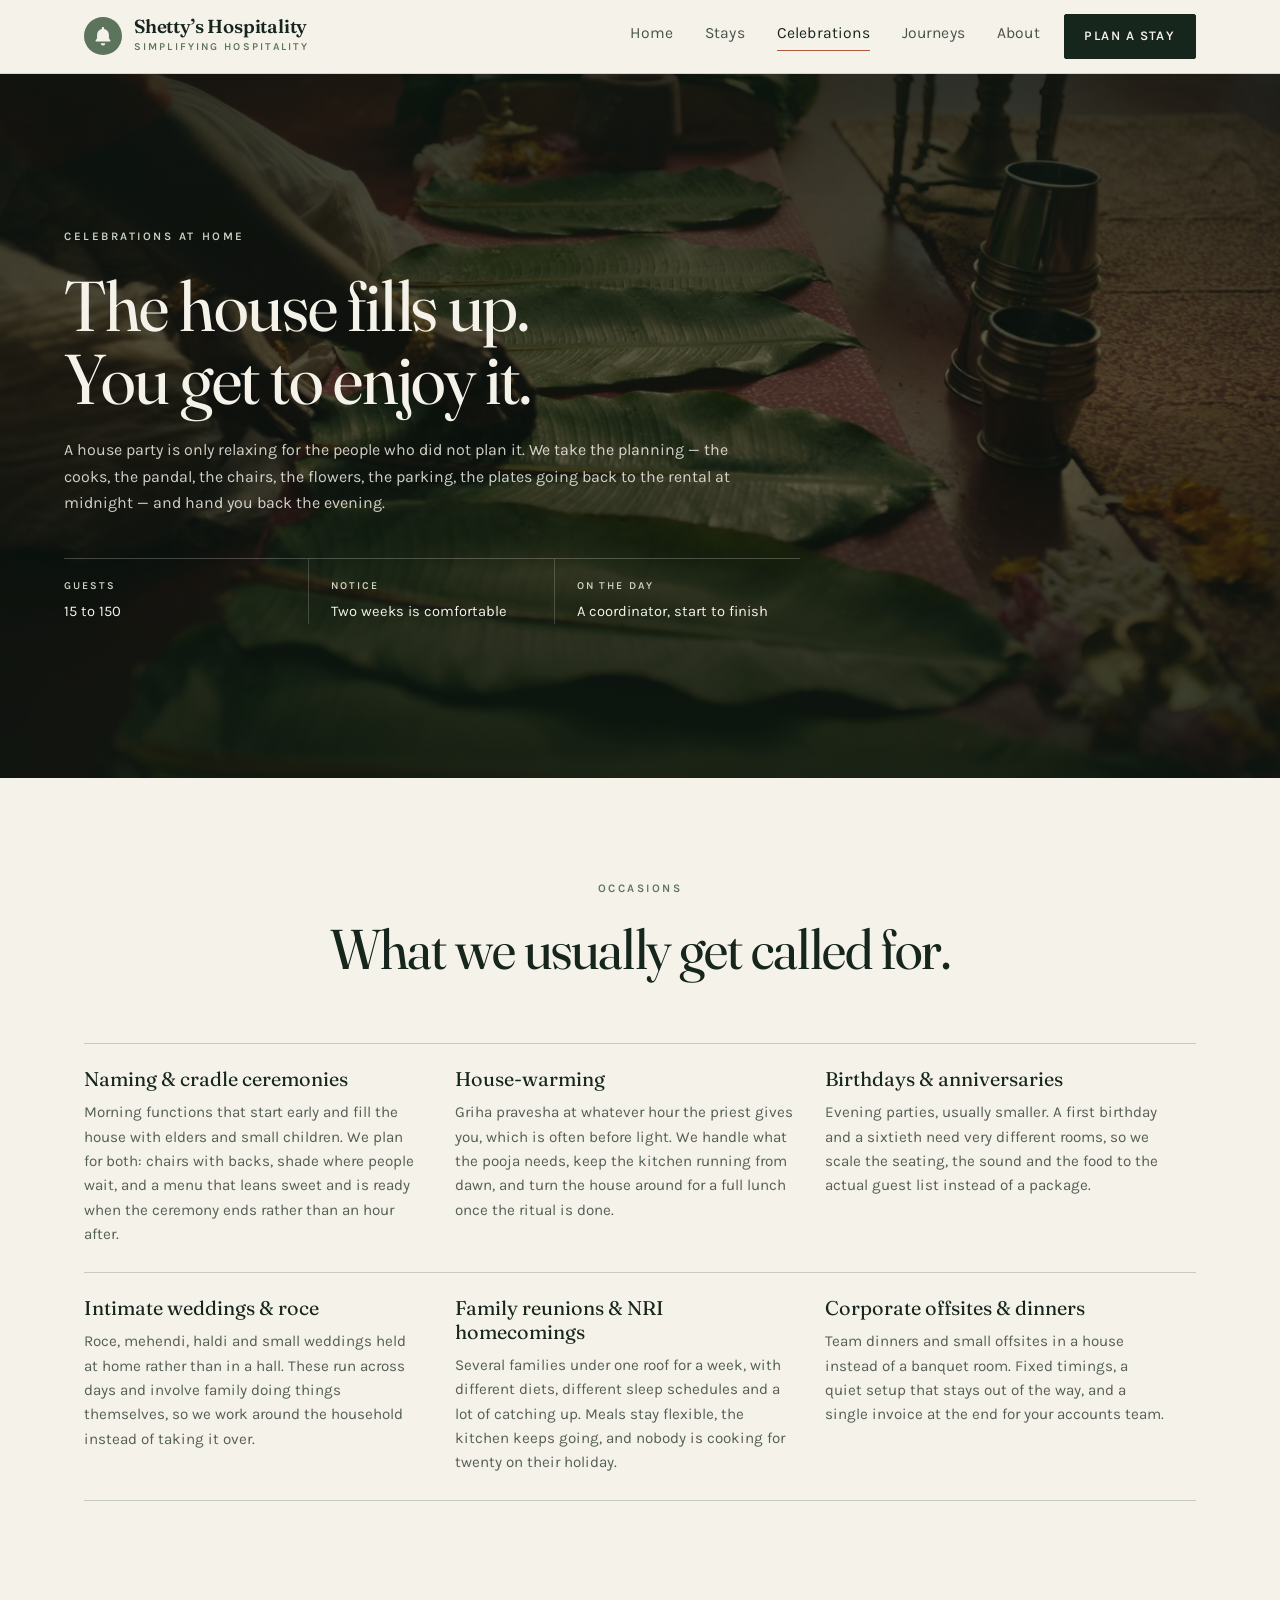
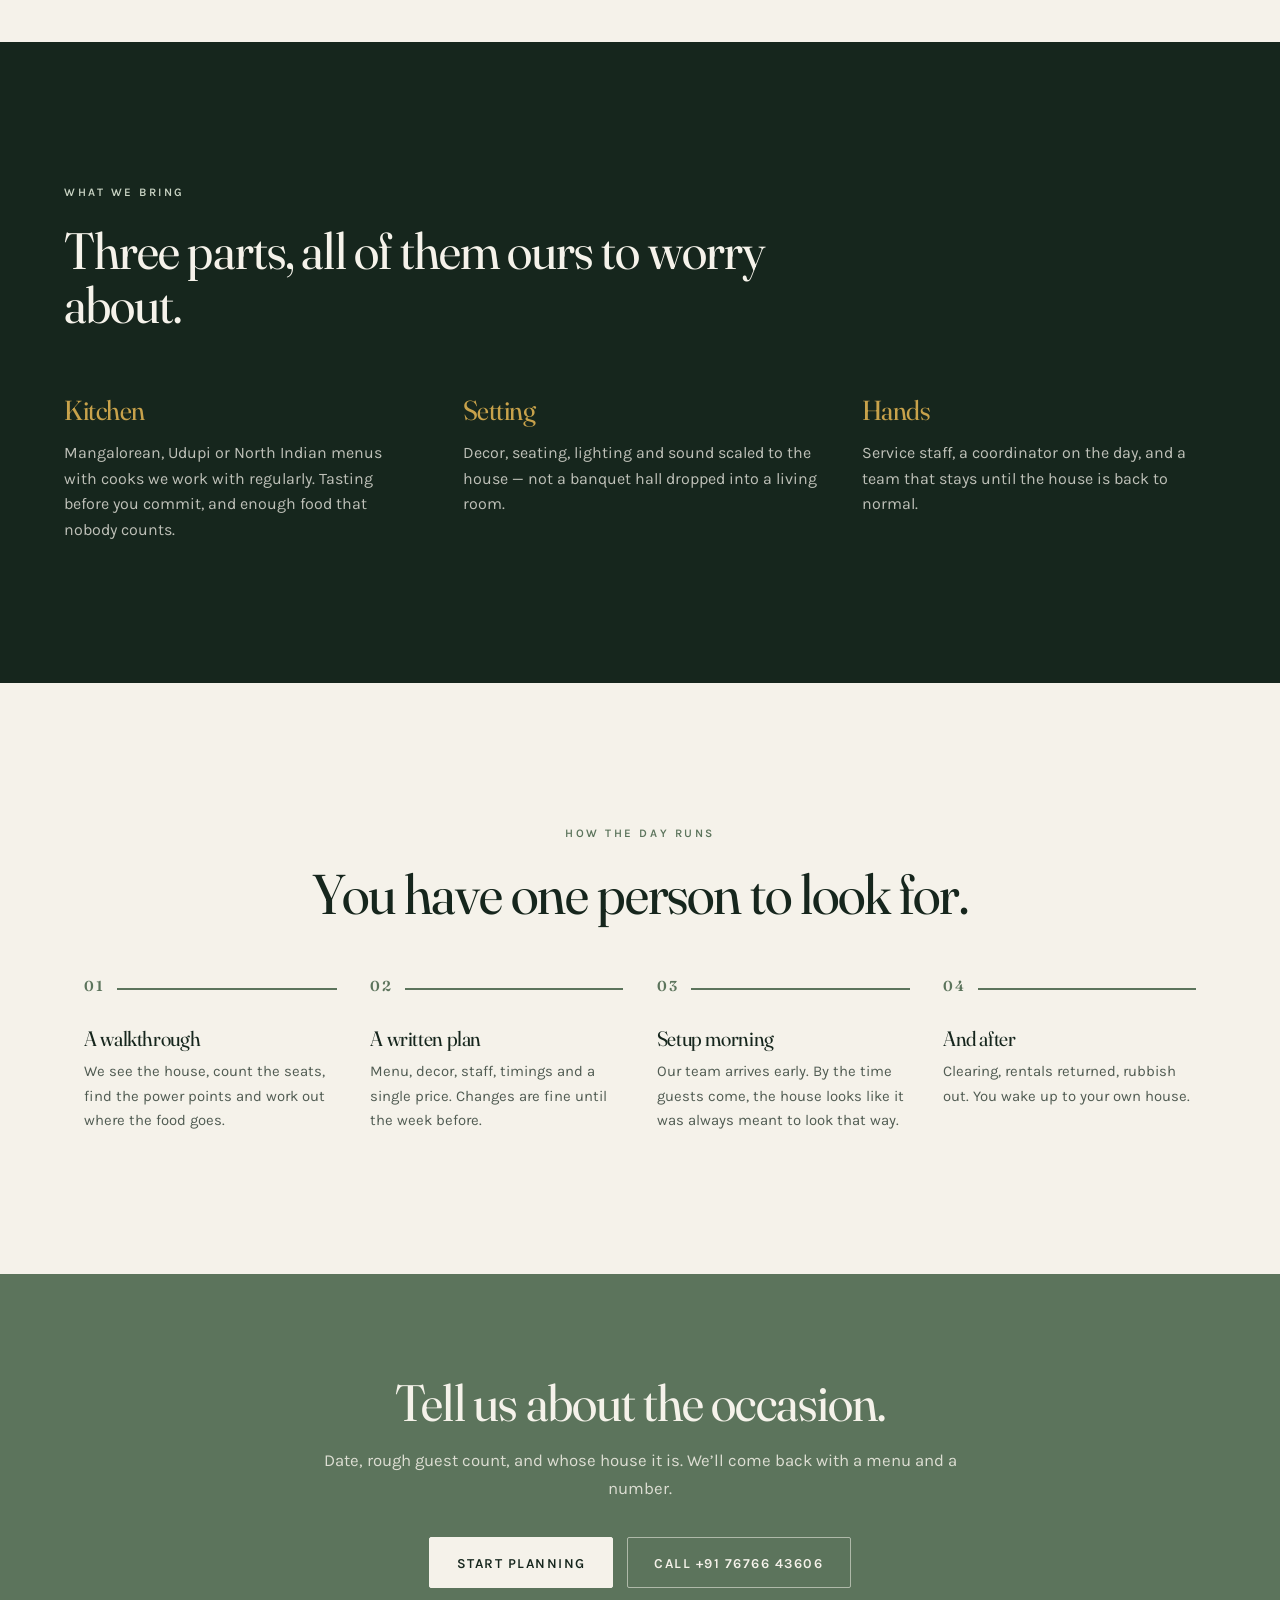
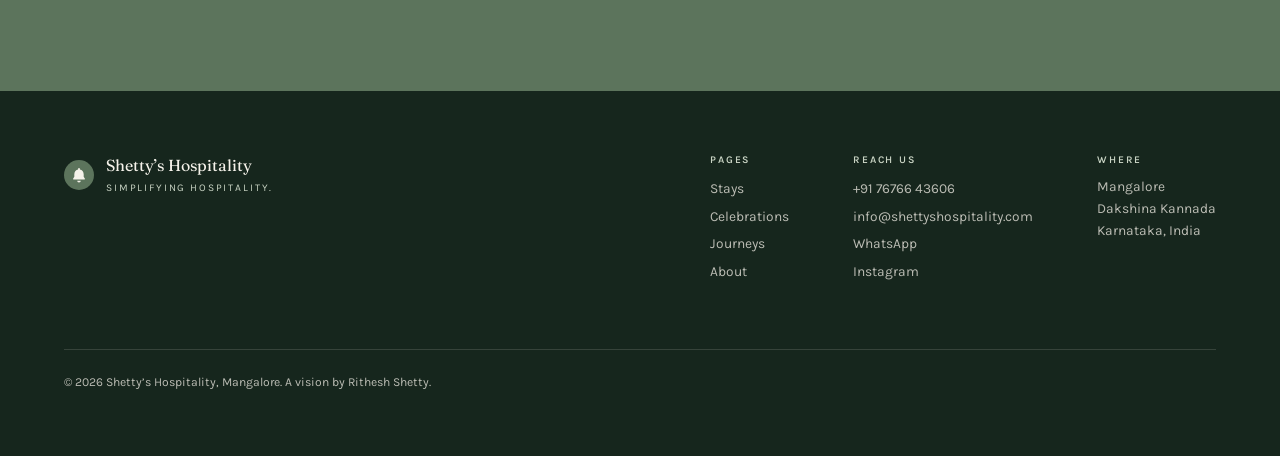
<file: site/celebrations.html>
<!doctype html>
<html lang="en">
<head>
<meta charset="utf-8" />
<meta name="viewport" content="width=device-width, initial-scale=1" />
<title>Celebrations at home — Shetty&rsquo;s Hospitality, Mangalore</title>
<meta name="description" content="Naming ceremonies, house-warmings, birthdays and intimate weddings hosted at home in Mangalore. Kitchen, decor, staff and clean-up handled." />
<link rel="preconnect" href="https://fonts.googleapis.com">
<link rel="preconnect" href="https://fonts.gstatic.com" crossorigin>
<link href="https://fonts.googleapis.com/css2?family=Fraunces:ital,opsz,wght@0,9..144,300..800;1,9..144,300..700&family=Karla:ital,wght@0,300..700;1,300..600&display=swap" rel="stylesheet">
<link rel="stylesheet" href="assets/css/styles.css?v=1789197544" />
<script>document.documentElement.classList.add('js');</script>
</head>
<body class="page">
<a class="skip" href="#main">Skip to content</a>
<header class="nav">
  <div class="nav__in">
    <a class="brand" href="index.html" aria-label="Shetty&rsquo;s Hospitality, home">
      <span class="brand__mark" aria-hidden="true"><svg viewBox="0 0 40 40" fill="none"><circle cx="20" cy="20" r="20" fill="currentColor"/><path d="M20 10.6c.66 0 1.2.54 1.2 1.2v.9c2.9.56 5.05 3.1 5.05 6.15v3.6l1.5 2.35a.7.7 0 0 1-.59 1.08H12.84a.7.7 0 0 1-.59-1.08l1.5-2.35v-3.6c0-3.04 2.15-5.59 5.05-6.15v-.9c0-.66.54-1.2 1.2-1.2Z" fill="#F5F2EA"/><path d="M17.6 27.6h4.8a2.4 2.4 0 0 1-4.8 0Z" fill="#F5F2EA"/></svg></span>
      <span class="brand__type">
        <span class="brand__name">Shetty&rsquo;s Hospitality</span>
        <span class="brand__tag">Simplifying hospitality</span>
      </span>
    </a>
    <nav class="nav__links" aria-label="Primary">
      <a href="index.html">Home</a>
      <a href="stays.html">Stays</a>
      <a href="celebrations.html" aria-current="page">Celebrations</a>
      <a href="journeys.html">Journeys</a>
      <a href="about.html">About</a>
    </nav>
    <a class="btn btn--sm" href="contact.html">Plan a stay</a>
    <button class="nav__toggle" id="navToggle" aria-expanded="false" aria-controls="navDrawer" aria-label="Open menu">
      <span></span><span></span>
    </button>
  </div>
  <div class="nav__drawer" id="navDrawer" hidden>
    <a href="index.html">Home</a>
    <a href="stays.html">Stays</a>
    <a href="celebrations.html" aria-current="page">Celebrations</a>
    <a href="journeys.html">Journeys</a>
    <a href="about.html">About</a>
    <a href="contact.html">Plan a stay</a>
  </div>
</header>
<main id="main">
<section class="phero phero--overlay">
  <figure class="phero__figure"><img src="assets/img/pages/celebrations.jpg?v=1789197544" alt="Banana leaves being laid for a family meal at home" /></figure>
  <div class="phero__scrim" aria-hidden="true"></div>
  <div class="phero__in">
    <div class="phero__copy">
      <p class="eyebrow eyebrow--light">Celebrations at home</p>
      <h1>The house fills up.<br>You get to enjoy it.</h1>
      <p class="lede">A house party is only relaxing for the people who did not plan it. We take the planning &mdash; the cooks, the pandal, the chairs, the flowers, the parking, the plates going back to the rental at midnight &mdash; and hand you back the evening.</p>
      <dl class="phero__meta"><div><dt>Guests</dt><dd>15 to 150</dd></div><div><dt>Notice</dt><dd>Two weeks is comfortable</dd></div><div><dt>On the day</dt><dd>A coordinator, start to finish</dd></div></dl>
    </div>
  </div>
</section>

<section class="section">
  <header class="section__head reveal">
    <p class="eyebrow">Occasions</p>
    <h2>What we usually get called for.</h2>
  </header>
  <ul class="occasions occasions--light reveal">
    <li>
      <span>Naming &amp; cradle ceremonies</span>
      <p>Morning functions that start early and fill the house with elders and small children.
      We plan for both: chairs with backs, shade where people wait, and a menu that leans sweet
      and is ready when the ceremony ends rather than an hour after.</p>
    </li>
    <li>
      <span>House-warming</span>
      <p>Griha pravesha at whatever hour the priest gives you, which is often before light.
      We handle what the pooja needs, keep the kitchen running from dawn, and turn the house
      around for a full lunch once the ritual is done.</p>
    </li>
    <li>
      <span>Birthdays &amp; anniversaries</span>
      <p>Evening parties, usually smaller. A first birthday and a sixtieth need very different
      rooms, so we scale the seating, the sound and the food to the actual guest list instead of
      a package.</p>
    </li>
    <li>
      <span>Intimate weddings &amp; roce</span>
      <p>Roce, mehendi, haldi and small weddings held at home rather than in a hall. These run
      across days and involve family doing things themselves, so we work around the household
      instead of taking it over.</p>
    </li>
    <li>
      <span>Family reunions &amp; NRI homecomings</span>
      <p>Several families under one roof for a week, with different diets, different sleep
      schedules and a lot of catching up. Meals stay flexible, the kitchen keeps going, and
      nobody is cooking for twenty on their holiday.</p>
    </li>
    <li>
      <span>Corporate offsites &amp; dinners</span>
      <p>Team dinners and small offsites in a house instead of a banquet room. Fixed timings,
      a quiet setup that stays out of the way, and a single invoice at the end for your
      accounts team.</p>
    </li>
  </ul>
</section>

<section class="section band">
  <div class="band__in">
    <header class="section__head section__head--left reveal">
      <p class="eyebrow eyebrow--light">What we bring</p>
      <h2>Three parts, all of them ours to worry about.</h2>
    </header>
    <div class="incl reveal">
      <div><h4>Kitchen</h4><p>Mangalorean, Udupi or North Indian menus with cooks we work with regularly. Tasting before you commit, and enough food that nobody counts.</p></div>
      <div><h4>Setting</h4><p>Decor, seating, lighting and sound scaled to the house &mdash; not a banquet hall dropped into a living room.</p></div>
      <div><h4>Hands</h4><p>Service staff, a coordinator on the day, and a team that stays until the house is back to normal.</p></div>
    </div>
  </div>
</section>

<section class="section">
  <header class="section__head reveal">
    <p class="eyebrow">How the day runs</p>
    <h2>You have one person to look for.</h2>
  </header>
  <ol class="steps">
    <li class="reveal"><span class="steps__n">01</span><h3>A walkthrough</h3><p>We see the house, count the seats, find the power points and work out where the food goes.</p></li>
    <li class="reveal"><span class="steps__n">02</span><h3>A written plan</h3><p>Menu, decor, staff, timings and a single price. Changes are fine until the week before.</p></li>
    <li class="reveal"><span class="steps__n">03</span><h3>Setup morning</h3><p>Our team arrives early. By the time guests come, the house looks like it was always meant to look that way.</p></li>
    <li class="reveal"><span class="steps__n">04</span><h3>And after</h3><p>Clearing, rentals returned, rubbish out. You wake up to your own house.</p></li>
  </ol>
</section>

<section class="cta">
  <div class="cta__in reveal">
    <h2>Tell us about the occasion.</h2>
    <p>Date, rough guest count, and whose house it is. We&rsquo;ll come back with a menu and a number.</p>
    <div class="cta__row">
      <a class="btn btn--light" href="contact.html">Start planning</a>
      <a class="btn btn--outline" href="tel:+917676643606">Call +91 76766 43606</a>
    </div>
  </div>
</section>

</main>
<footer class="foot">
  <div class="foot__in">
    <div class="foot__brand">
      <span class="brand__mark brand__mark--sm" aria-hidden="true"><svg viewBox="0 0 40 40" fill="none"><circle cx="20" cy="20" r="20" fill="currentColor"/><path d="M20 10.6c.66 0 1.2.54 1.2 1.2v.9c2.9.56 5.05 3.1 5.05 6.15v3.6l1.5 2.35a.7.7 0 0 1-.59 1.08H12.84a.7.7 0 0 1-.59-1.08l1.5-2.35v-3.6c0-3.04 2.15-5.59 5.05-6.15v-.9c0-.66.54-1.2 1.2-1.2Z" fill="#F5F2EA"/><path d="M17.6 27.6h4.8a2.4 2.4 0 0 1-4.8 0Z" fill="#F5F2EA"/></svg></span>
      <p>Shetty&rsquo;s Hospitality<br><span>Simplifying hospitality.</span></p>
    </div>
    <div class="foot__cols">
      <div>
        <h4>Pages</h4>
        <a href="stays.html">Stays</a>
        <a href="celebrations.html">Celebrations</a>
        <a href="journeys.html">Journeys</a>
        <a href="about.html">About</a>
      </div>
      <div>
        <h4>Reach us</h4>
        <a href="tel:+917676643606">+91 76766 43606</a>
        <a href="mailto:info@shettyshospitality.com">info@shettyshospitality.com</a>
        <a href="https://wa.me/917676643606" target="_blank" rel="noopener">WhatsApp</a>
        <a href="https://www.instagram.com/shettys_hospitality/" target="_blank" rel="noopener">Instagram</a>
      </div>
      <div>
        <h4>Where</h4>
        <p>Mangalore<br>Dakshina Kannada<br>Karnataka, India</p>
      </div>
    </div>
    <p class="foot__legal">&copy; <span id="yr">2026</span> Shetty&rsquo;s Hospitality, Mangalore. A vision by Rithesh Shetty.</p>
  </div>
</footer>
<script src="assets/js/main.js?v=1789197544"></script>
</body>
</html>
</file>
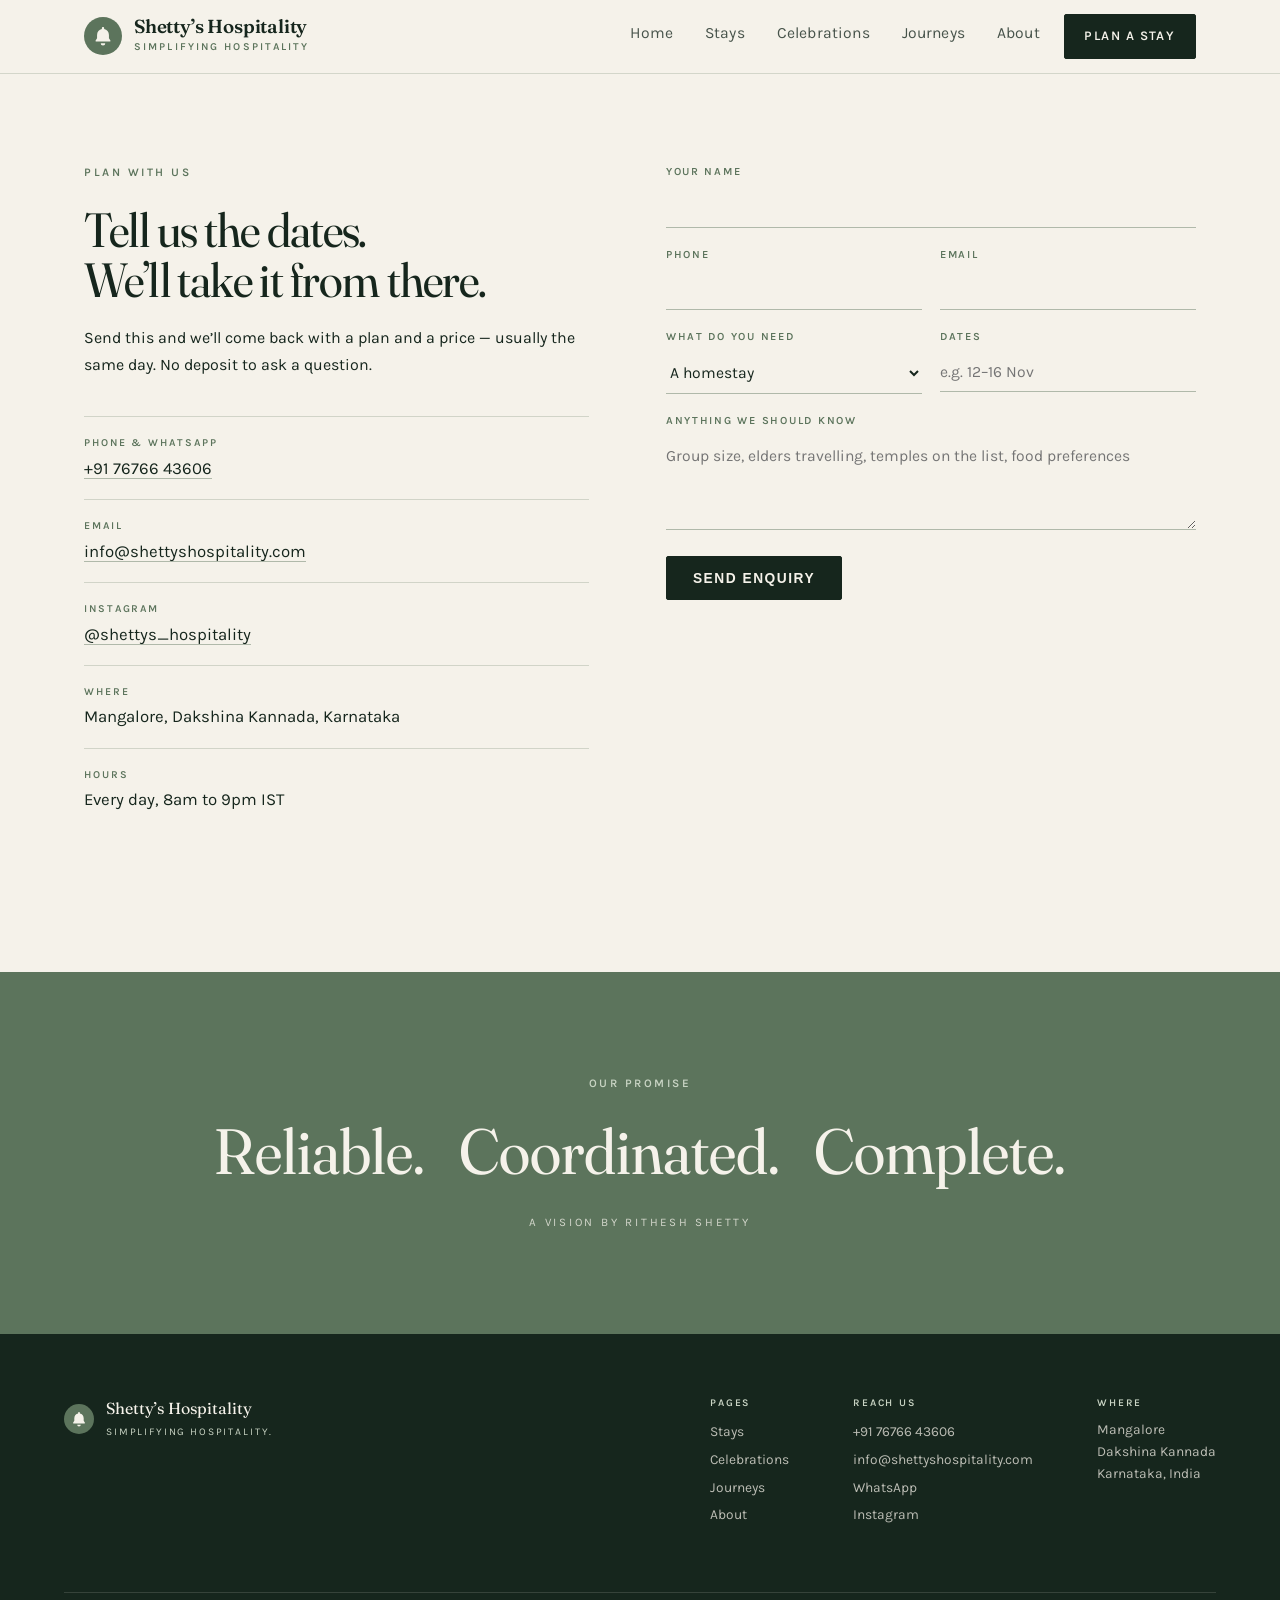
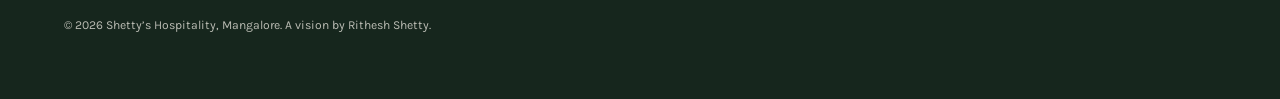
<file: site/contact.html>
<!doctype html>
<html lang="en">
<head>
<meta charset="utf-8" />
<meta name="viewport" content="width=device-width, initial-scale=1" />
<title>Contact — Shetty&rsquo;s Hospitality, Mangalore</title>
<meta name="description" content="Talk to Shetty's Hospitality about a homestay, a celebration at home, temple travel or transport in Mangalore." />
<link rel="preconnect" href="https://fonts.googleapis.com">
<link rel="preconnect" href="https://fonts.gstatic.com" crossorigin>
<link href="https://fonts.googleapis.com/css2?family=Fraunces:ital,opsz,wght@0,9..144,300..800;1,9..144,300..700&family=Karla:ital,wght@0,300..700;1,300..600&display=swap" rel="stylesheet">
<link rel="stylesheet" href="assets/css/styles.css?v=1789197544" />
<script>document.documentElement.classList.add('js');</script>
</head>
<body class="page">
<a class="skip" href="#main">Skip to content</a>
<header class="nav">
  <div class="nav__in">
    <a class="brand" href="index.html" aria-label="Shetty&rsquo;s Hospitality, home">
      <span class="brand__mark" aria-hidden="true"><svg viewBox="0 0 40 40" fill="none"><circle cx="20" cy="20" r="20" fill="currentColor"/><path d="M20 10.6c.66 0 1.2.54 1.2 1.2v.9c2.9.56 5.05 3.1 5.05 6.15v3.6l1.5 2.35a.7.7 0 0 1-.59 1.08H12.84a.7.7 0 0 1-.59-1.08l1.5-2.35v-3.6c0-3.04 2.15-5.59 5.05-6.15v-.9c0-.66.54-1.2 1.2-1.2Z" fill="#F5F2EA"/><path d="M17.6 27.6h4.8a2.4 2.4 0 0 1-4.8 0Z" fill="#F5F2EA"/></svg></span>
      <span class="brand__type">
        <span class="brand__name">Shetty&rsquo;s Hospitality</span>
        <span class="brand__tag">Simplifying hospitality</span>
      </span>
    </a>
    <nav class="nav__links" aria-label="Primary">
      <a href="index.html">Home</a>
      <a href="stays.html">Stays</a>
      <a href="celebrations.html">Celebrations</a>
      <a href="journeys.html">Journeys</a>
      <a href="about.html">About</a>
    </nav>
    <a class="btn btn--sm" href="contact.html">Plan a stay</a>
    <button class="nav__toggle" id="navToggle" aria-expanded="false" aria-controls="navDrawer" aria-label="Open menu">
      <span></span><span></span>
    </button>
  </div>
  <div class="nav__drawer" id="navDrawer" hidden>
    <a href="index.html">Home</a>
    <a href="stays.html">Stays</a>
    <a href="celebrations.html">Celebrations</a>
    <a href="journeys.html">Journeys</a>
    <a href="about.html">About</a>
    <a href="contact.html">Plan a stay</a>
  </div>
</header>
<main id="main">

<section class="section plan">
  <div class="plan__grid">
    <div class="plan__copy">
      <p class="eyebrow">Plan with us</p>
      <h1>Tell us the dates.<br>We&rsquo;ll take it from there.</h1>
      <p>
        Send this and we&rsquo;ll come back with a plan and a price &mdash; usually the same day.
        No deposit to ask a question.
      </p>
      <ul class="contact">
        <li><span>Phone &amp; WhatsApp</span><a href="tel:+917676643606">+91 76766 43606</a></li>
        <li><span>Email</span><a href="mailto:info@shettyshospitality.com">info@shettyshospitality.com</a></li>
        <li><span>Instagram</span><a href="https://www.instagram.com/shettys_hospitality/" target="_blank" rel="noopener">@shettys_hospitality</a></li>
        <li><span>Where</span><p>Mangalore, Dakshina Kannada, Karnataka</p></li>
        <li><span>Hours</span><p>Every day, 8am to 9pm IST</p></li>
      </ul>
    </div>

    <form class="form" id="planForm" novalidate>
      <div class="field">
        <label for="f-name">Your name</label>
        <input id="f-name" name="name" type="text" autocomplete="name" required />
      </div>
      <div class="field field--half">
        <label for="f-phone">Phone</label>
        <input id="f-phone" name="phone" type="tel" autocomplete="tel" required />
      </div>
      <div class="field field--half">
        <label for="f-email">Email</label>
        <input id="f-email" name="email" type="email" autocomplete="email" />
      </div>
      <div class="field field--half">
        <label for="f-what">What do you need</label>
        <select id="f-what" name="what">
          <option>A homestay</option>
          <option>A celebration at home</option>
          <option>A temple journey</option>
          <option>Cars and transfers</option>
          <option>All of it</option>
        </select>
      </div>
      <div class="field field--half">
        <label for="f-dates">Dates</label>
        <input id="f-dates" name="dates" type="text" placeholder="e.g. 12&ndash;16 Nov" />
      </div>
      <div class="field">
        <label for="f-notes">Anything we should know</label>
        <textarea id="f-notes" name="notes" rows="4" placeholder="Group size, elders travelling, temples on the list, food preferences"></textarea>
      </div>
      <button class="btn" type="submit">Send enquiry</button>
      <p class="form__note" id="formNote" role="status"></p>
    </form>
  </div>
</section>

<section class="promise">
  <p class="eyebrow eyebrow--light">Our promise</p>
  <p class="promise__words reveal"><span>Reliable.</span> <span>Coordinated.</span> <span>Complete.</span></p>
  <p class="promise__by">A vision by Rithesh Shetty</p>
</section>
</main>
<footer class="foot">
  <div class="foot__in">
    <div class="foot__brand">
      <span class="brand__mark brand__mark--sm" aria-hidden="true"><svg viewBox="0 0 40 40" fill="none"><circle cx="20" cy="20" r="20" fill="currentColor"/><path d="M20 10.6c.66 0 1.2.54 1.2 1.2v.9c2.9.56 5.05 3.1 5.05 6.15v3.6l1.5 2.35a.7.7 0 0 1-.59 1.08H12.84a.7.7 0 0 1-.59-1.08l1.5-2.35v-3.6c0-3.04 2.15-5.59 5.05-6.15v-.9c0-.66.54-1.2 1.2-1.2Z" fill="#F5F2EA"/><path d="M17.6 27.6h4.8a2.4 2.4 0 0 1-4.8 0Z" fill="#F5F2EA"/></svg></span>
      <p>Shetty&rsquo;s Hospitality<br><span>Simplifying hospitality.</span></p>
    </div>
    <div class="foot__cols">
      <div>
        <h4>Pages</h4>
        <a href="stays.html">Stays</a>
        <a href="celebrations.html">Celebrations</a>
        <a href="journeys.html">Journeys</a>
        <a href="about.html">About</a>
      </div>
      <div>
        <h4>Reach us</h4>
        <a href="tel:+917676643606">+91 76766 43606</a>
        <a href="mailto:info@shettyshospitality.com">info@shettyshospitality.com</a>
        <a href="https://wa.me/917676643606" target="_blank" rel="noopener">WhatsApp</a>
        <a href="https://www.instagram.com/shettys_hospitality/" target="_blank" rel="noopener">Instagram</a>
      </div>
      <div>
        <h4>Where</h4>
        <p>Mangalore<br>Dakshina Kannada<br>Karnataka, India</p>
      </div>
    </div>
    <p class="foot__legal">&copy; <span id="yr">2026</span> Shetty&rsquo;s Hospitality, Mangalore. A vision by Rithesh Shetty.</p>
  </div>
</footer>
<script src="assets/js/main.js?v=1789197544"></script>
</body>
</html>
</file>
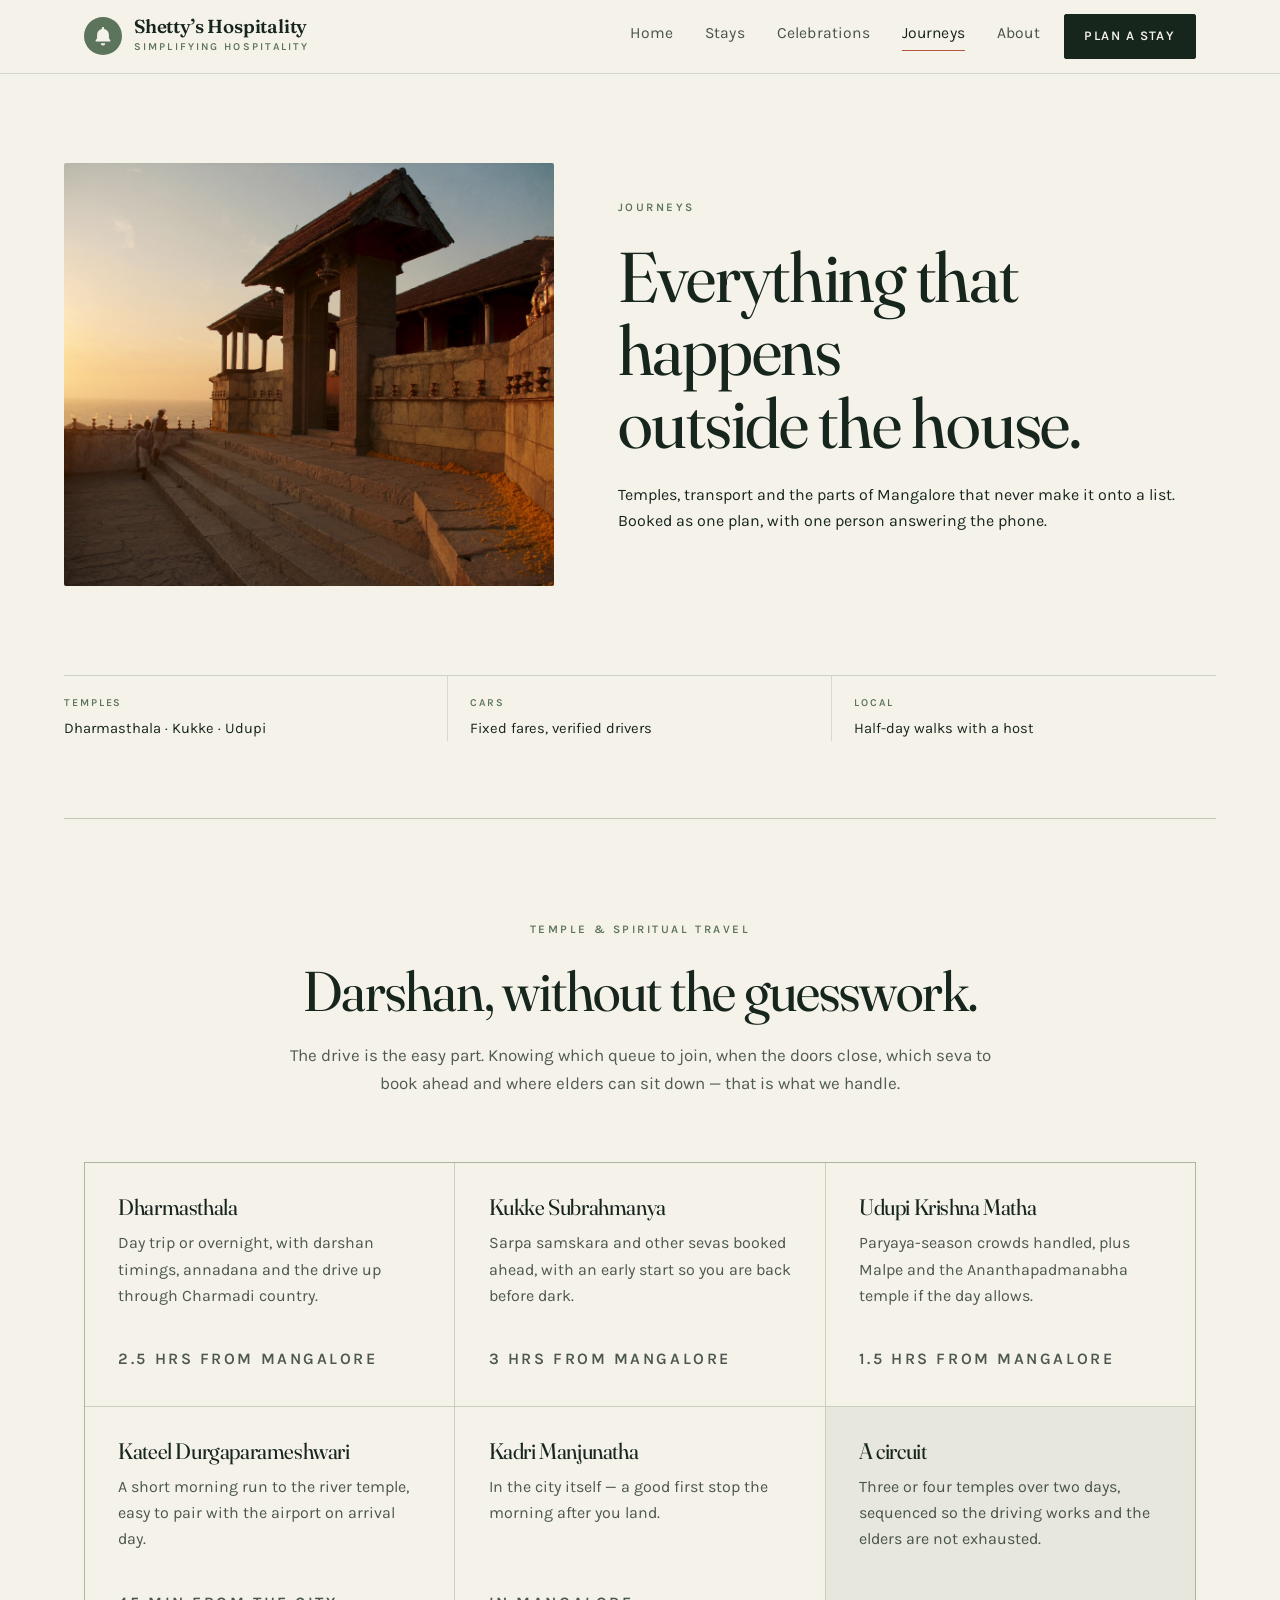
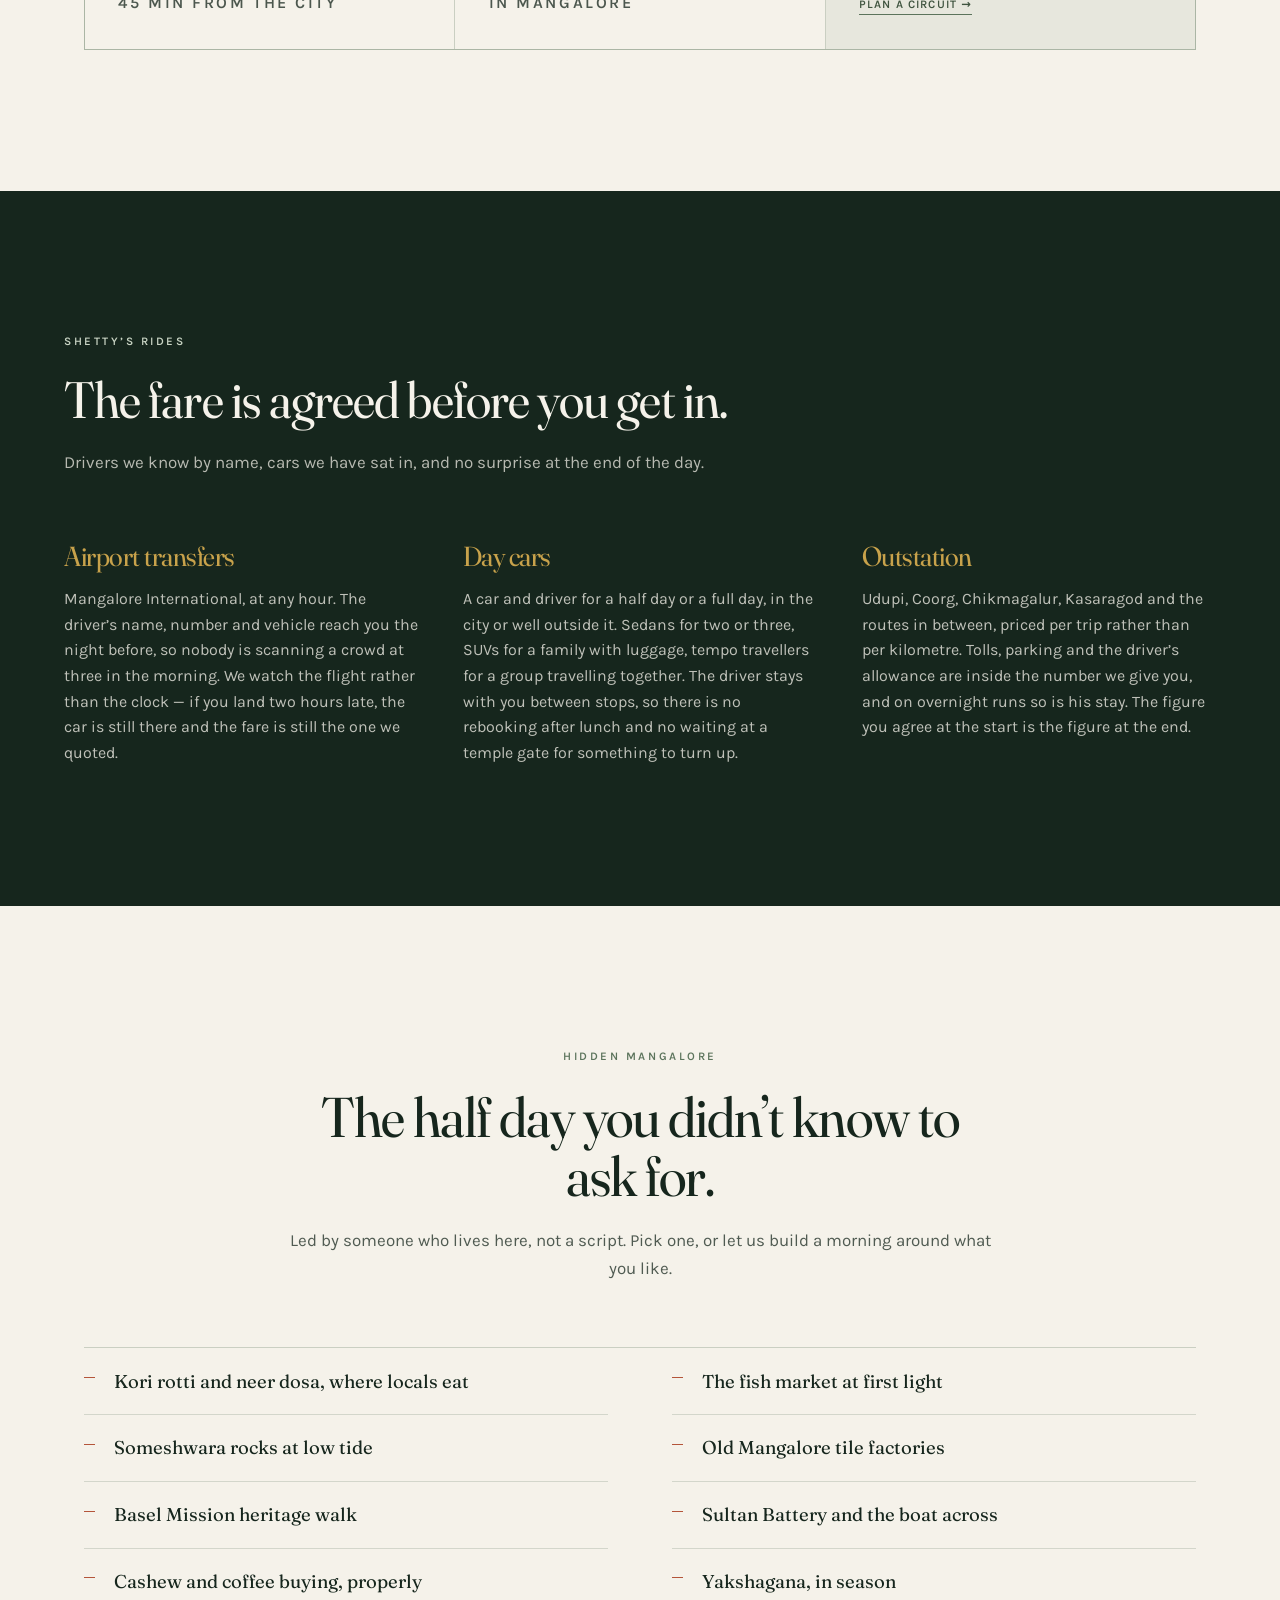
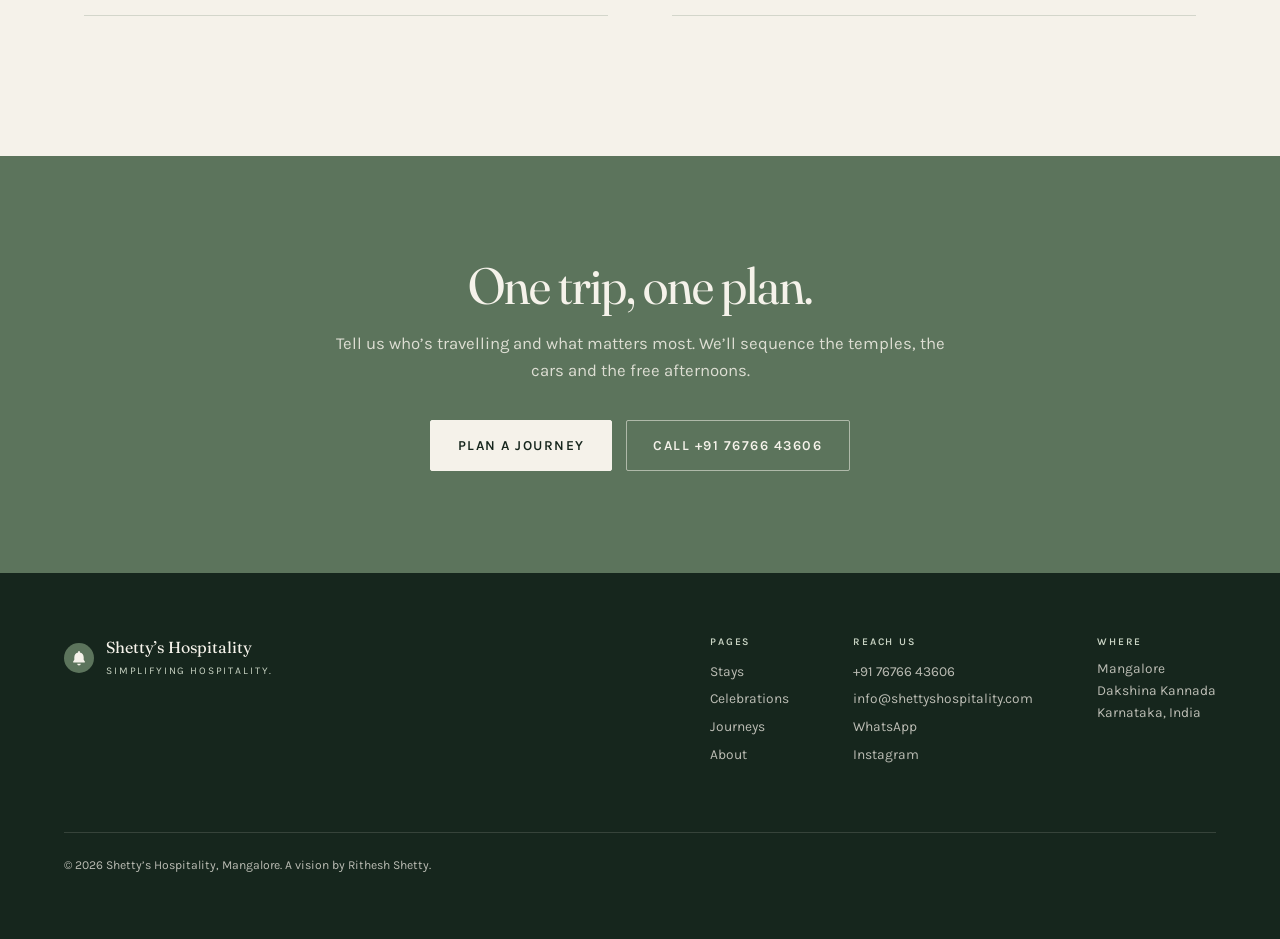
<file: site/journeys.html>
<!doctype html>
<html lang="en">
<head>
<meta charset="utf-8" />
<meta name="viewport" content="width=device-width, initial-scale=1" />
<title>Journeys — temples, rides &amp; Hidden Mangalore | Shetty&rsquo;s Hospitality</title>
<meta name="description" content="Temple journeys to Dharmasthala, Kukke and Udupi, airport transfers and day cars, plus curated local experiences around Mangalore." />
<link rel="preconnect" href="https://fonts.googleapis.com">
<link rel="preconnect" href="https://fonts.gstatic.com" crossorigin>
<link href="https://fonts.googleapis.com/css2?family=Fraunces:ital,opsz,wght@0,9..144,300..800;1,9..144,300..700&family=Karla:ital,wght@0,300..700;1,300..600&display=swap" rel="stylesheet">
<link rel="stylesheet" href="assets/css/styles.css?v=1789197544" />
<script>document.documentElement.classList.add('js');</script>
</head>
<body class="page">
<a class="skip" href="#main">Skip to content</a>
<header class="nav">
  <div class="nav__in">
    <a class="brand" href="index.html" aria-label="Shetty&rsquo;s Hospitality, home">
      <span class="brand__mark" aria-hidden="true"><svg viewBox="0 0 40 40" fill="none"><circle cx="20" cy="20" r="20" fill="currentColor"/><path d="M20 10.6c.66 0 1.2.54 1.2 1.2v.9c2.9.56 5.05 3.1 5.05 6.15v3.6l1.5 2.35a.7.7 0 0 1-.59 1.08H12.84a.7.7 0 0 1-.59-1.08l1.5-2.35v-3.6c0-3.04 2.15-5.59 5.05-6.15v-.9c0-.66.54-1.2 1.2-1.2Z" fill="#F5F2EA"/><path d="M17.6 27.6h4.8a2.4 2.4 0 0 1-4.8 0Z" fill="#F5F2EA"/></svg></span>
      <span class="brand__type">
        <span class="brand__name">Shetty&rsquo;s Hospitality</span>
        <span class="brand__tag">Simplifying hospitality</span>
      </span>
    </a>
    <nav class="nav__links" aria-label="Primary">
      <a href="index.html">Home</a>
      <a href="stays.html">Stays</a>
      <a href="celebrations.html">Celebrations</a>
      <a href="journeys.html" aria-current="page">Journeys</a>
      <a href="about.html">About</a>
    </nav>
    <a class="btn btn--sm" href="contact.html">Plan a stay</a>
    <button class="nav__toggle" id="navToggle" aria-expanded="false" aria-controls="navDrawer" aria-label="Open menu">
      <span></span><span></span>
    </button>
  </div>
  <div class="nav__drawer" id="navDrawer" hidden>
    <a href="index.html">Home</a>
    <a href="stays.html">Stays</a>
    <a href="celebrations.html">Celebrations</a>
    <a href="journeys.html" aria-current="page">Journeys</a>
    <a href="about.html">About</a>
    <a href="contact.html">Plan a stay</a>
  </div>
</header>
<main id="main">
<section class="phero phero--mirror">
  <div class="phero__in">
    <figure class="phero__figure"><img src="assets/img/pages/journeys.jpg?v=1789197544" alt="Stone steps up to a coastal Karnataka temple at first light" /></figure>
    <div class="phero__copy">
      <p class="eyebrow">Journeys</p>
      <h1>Everything that happens<br>outside the house.</h1>
      <p class="lede">Temples, transport and the parts of Mangalore that never make it onto a list. Booked as one plan, with one person answering the phone.</p>
      
    </div>
  </div>
  <dl class="phero__meta"><div><dt>Temples</dt><dd>Dharmasthala &middot; Kukke &middot; Udupi</dd></div><div><dt>Cars</dt><dd>Fixed fares, verified drivers</dd></div><div><dt>Local</dt><dd>Half-day walks with a host</dd></div></dl>
  <div class="ridge" aria-hidden="true"></div>
</section>

<section class="section" id="temples">
  <header class="section__head reveal">
    <p class="eyebrow">Temple &amp; spiritual travel</p>
    <h2>Darshan, without the guesswork.</h2>
    <p class="section__lede">
      The drive is the easy part. Knowing which queue to join, when the doors close, which seva to book
      ahead and where elders can sit down &mdash; that is what we handle.
    </p>
  </header>
  <ul class="cards cards--3">
    <li class="card reveal"><h3>Dharmasthala</h3><p>Day trip or overnight, with darshan timings, annadana and the drive up through Charmadi country.</p><p class="card__meta">2.5 hrs from Mangalore</p></li>
    <li class="card reveal"><h3>Kukke Subrahmanya</h3><p>Sarpa samskara and other sevas booked ahead, with an early start so you are back before dark.</p><p class="card__meta">3 hrs from Mangalore</p></li>
    <li class="card reveal"><h3>Udupi Krishna Matha</h3><p>Paryaya-season crowds handled, plus Malpe and the Ananthapadmanabha temple if the day allows.</p><p class="card__meta">1.5 hrs from Mangalore</p></li>
    <li class="card reveal"><h3>Kateel Durgaparameshwari</h3><p>A short morning run to the river temple, easy to pair with the airport on arrival day.</p><p class="card__meta">45 min from the city</p></li>
    <li class="card reveal"><h3>Kadri Manjunatha</h3><p>In the city itself &mdash; a good first stop the morning after you land.</p><p class="card__meta">In Mangalore</p></li>
    <li class="card card--ask reveal"><h3>A circuit</h3><p>Three or four temples over two days, sequenced so the driving works and the elders are not exhausted.</p><p class="card__meta"><a class="link" href="contact.html">Plan a circuit <span aria-hidden="true">&rarr;</span></a></p></li>
  </ul>
</section>

<section class="section band" id="rides">
  <div class="band__in">
    <header class="section__head section__head--left reveal">
      <p class="eyebrow eyebrow--light">Shetty&rsquo;s Rides</p>
      <h2>The fare is agreed before you get in.</h2>
      <p class="section__lede">
        Drivers we know by name, cars we have sat in, and no surprise at the end of the day.
      </p>
    </header>
    <div class="incl reveal">
      <div>
        <h4>Airport transfers</h4>
        <p>Mangalore International, at any hour. The driver&rsquo;s name, number and vehicle
        reach you the night before, so nobody is scanning a crowd at three in the morning.
        We watch the flight rather than the clock &mdash; if you land two hours late, the car
        is still there and the fare is still the one we quoted.</p>
      </div>
      <div>
        <h4>Day cars</h4>
        <p>A car and driver for a half day or a full day, in the city or well outside it.
        Sedans for two or three, SUVs for a family with luggage, tempo travellers for a group
        travelling together. The driver stays with you between stops, so there is no rebooking
        after lunch and no waiting at a temple gate for something to turn up.</p>
      </div>
      <div>
        <h4>Outstation</h4>
        <p>Udupi, Coorg, Chikmagalur, Kasaragod and the routes in between, priced per trip
        rather than per kilometre. Tolls, parking and the driver&rsquo;s allowance are inside the
        number we give you, and on overnight runs so is his stay. The figure you agree at the
        start is the figure at the end.</p>
      </div>
    </div>
  </div>
</section>

<section class="section" id="hidden">
  <header class="section__head reveal">
    <p class="eyebrow">Hidden Mangalore</p>
    <h2>The half day you didn&rsquo;t know to ask for.</h2>
    <p class="section__lede">
      Led by someone who lives here, not a script. Pick one, or let us build a morning around what you like.
    </p>
  </header>
  <ul class="chips reveal">
    <li>Kori rotti and neer dosa, where locals eat</li>
    <li>The fish market at first light</li>
    <li>Someshwara rocks at low tide</li>
    <li>Old Mangalore tile factories</li>
    <li>Basel Mission heritage walk</li>
    <li>Sultan Battery and the boat across</li>
    <li>Cashew and coffee buying, properly</li>
    <li>Yakshagana, in season</li>
  </ul>
</section>

<section class="cta">
  <div class="cta__in reveal">
    <h2>One trip, one plan.</h2>
    <p>Tell us who&rsquo;s travelling and what matters most. We&rsquo;ll sequence the temples, the cars and the free afternoons.</p>
    <div class="cta__row">
      <a class="btn btn--light" href="contact.html">Plan a journey</a>
      <a class="btn btn--outline" href="tel:+917676643606">Call +91 76766 43606</a>
    </div>
  </div>
</section>

</main>
<footer class="foot">
  <div class="foot__in">
    <div class="foot__brand">
      <span class="brand__mark brand__mark--sm" aria-hidden="true"><svg viewBox="0 0 40 40" fill="none"><circle cx="20" cy="20" r="20" fill="currentColor"/><path d="M20 10.6c.66 0 1.2.54 1.2 1.2v.9c2.9.56 5.05 3.1 5.05 6.15v3.6l1.5 2.35a.7.7 0 0 1-.59 1.08H12.84a.7.7 0 0 1-.59-1.08l1.5-2.35v-3.6c0-3.04 2.15-5.59 5.05-6.15v-.9c0-.66.54-1.2 1.2-1.2Z" fill="#F5F2EA"/><path d="M17.6 27.6h4.8a2.4 2.4 0 0 1-4.8 0Z" fill="#F5F2EA"/></svg></span>
      <p>Shetty&rsquo;s Hospitality<br><span>Simplifying hospitality.</span></p>
    </div>
    <div class="foot__cols">
      <div>
        <h4>Pages</h4>
        <a href="stays.html">Stays</a>
        <a href="celebrations.html">Celebrations</a>
        <a href="journeys.html">Journeys</a>
        <a href="about.html">About</a>
      </div>
      <div>
        <h4>Reach us</h4>
        <a href="tel:+917676643606">+91 76766 43606</a>
        <a href="mailto:info@shettyshospitality.com">info@shettyshospitality.com</a>
        <a href="https://wa.me/917676643606" target="_blank" rel="noopener">WhatsApp</a>
        <a href="https://www.instagram.com/shettys_hospitality/" target="_blank" rel="noopener">Instagram</a>
      </div>
      <div>
        <h4>Where</h4>
        <p>Mangalore<br>Dakshina Kannada<br>Karnataka, India</p>
      </div>
    </div>
    <p class="foot__legal">&copy; <span id="yr">2026</span> Shetty&rsquo;s Hospitality, Mangalore. A vision by Rithesh Shetty.</p>
  </div>
</footer>
<script src="assets/js/main.js?v=1789197544"></script>
</body>
</html>
</file>
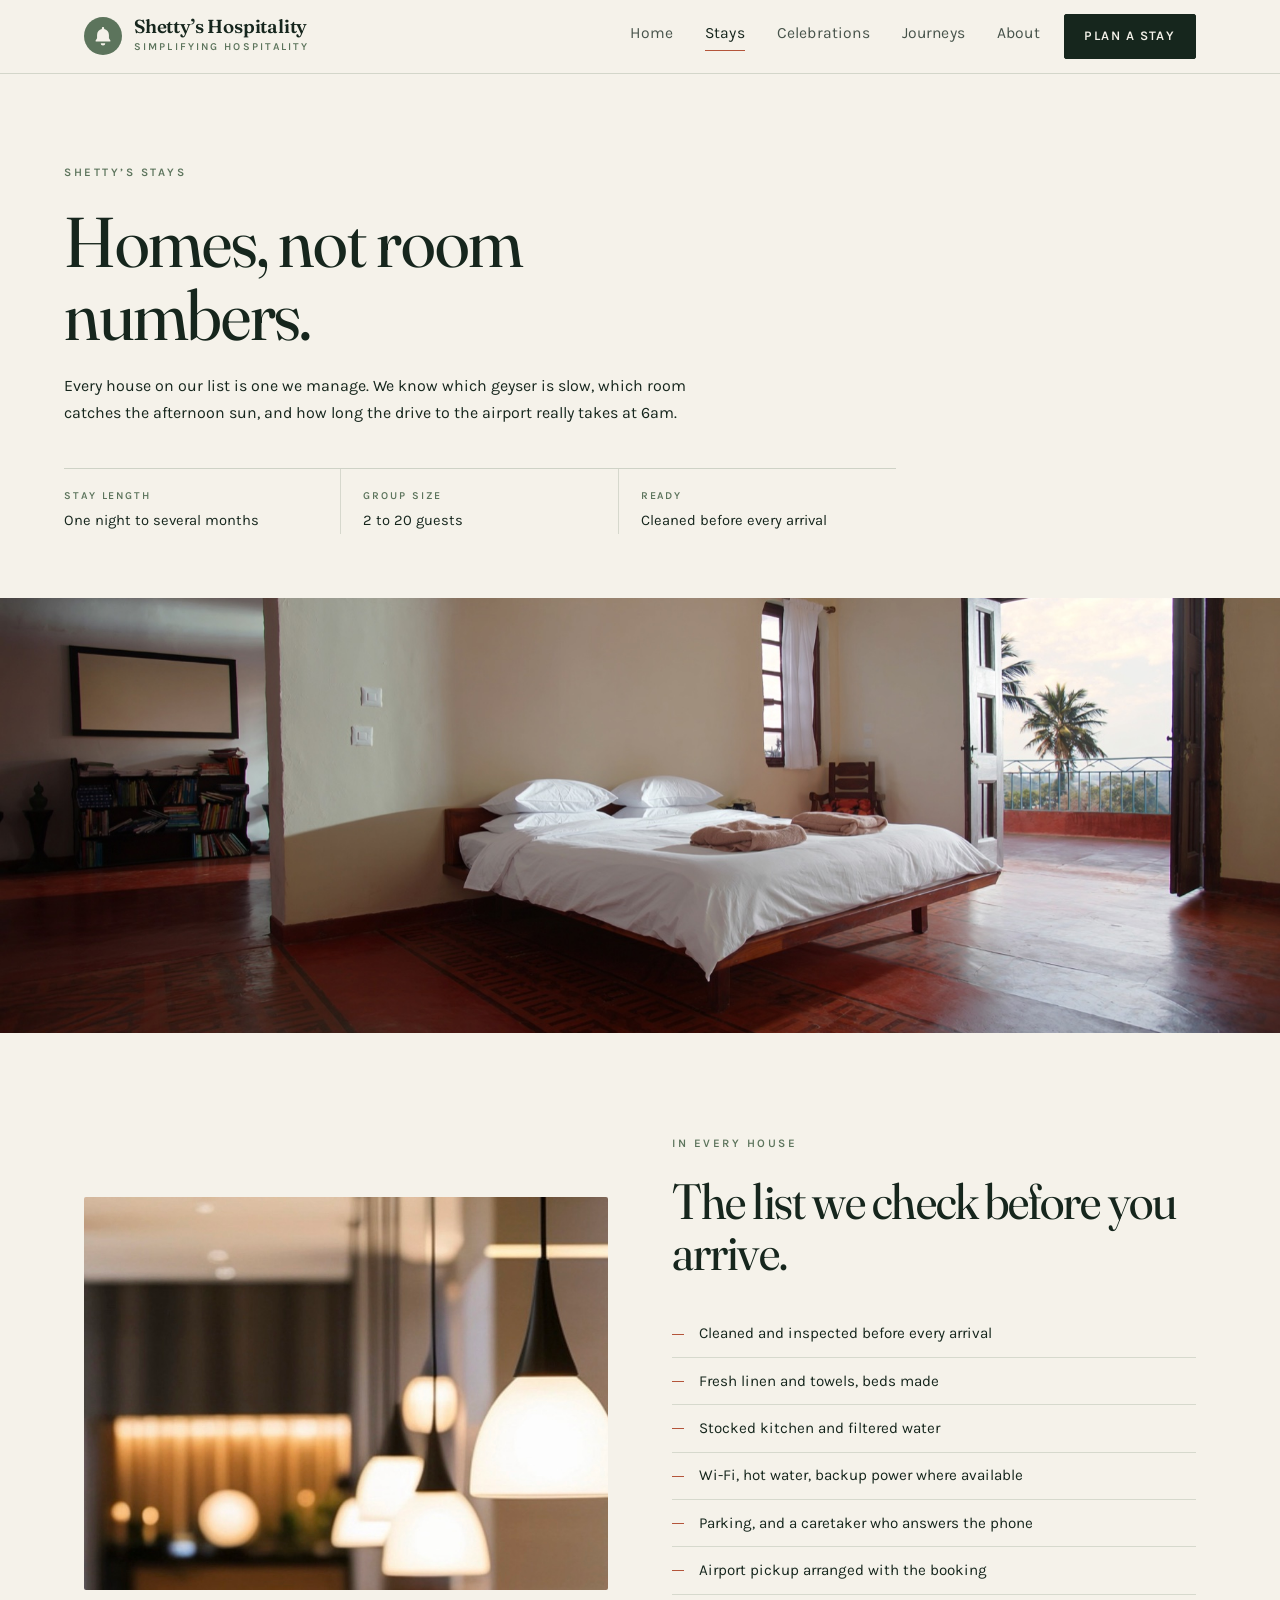
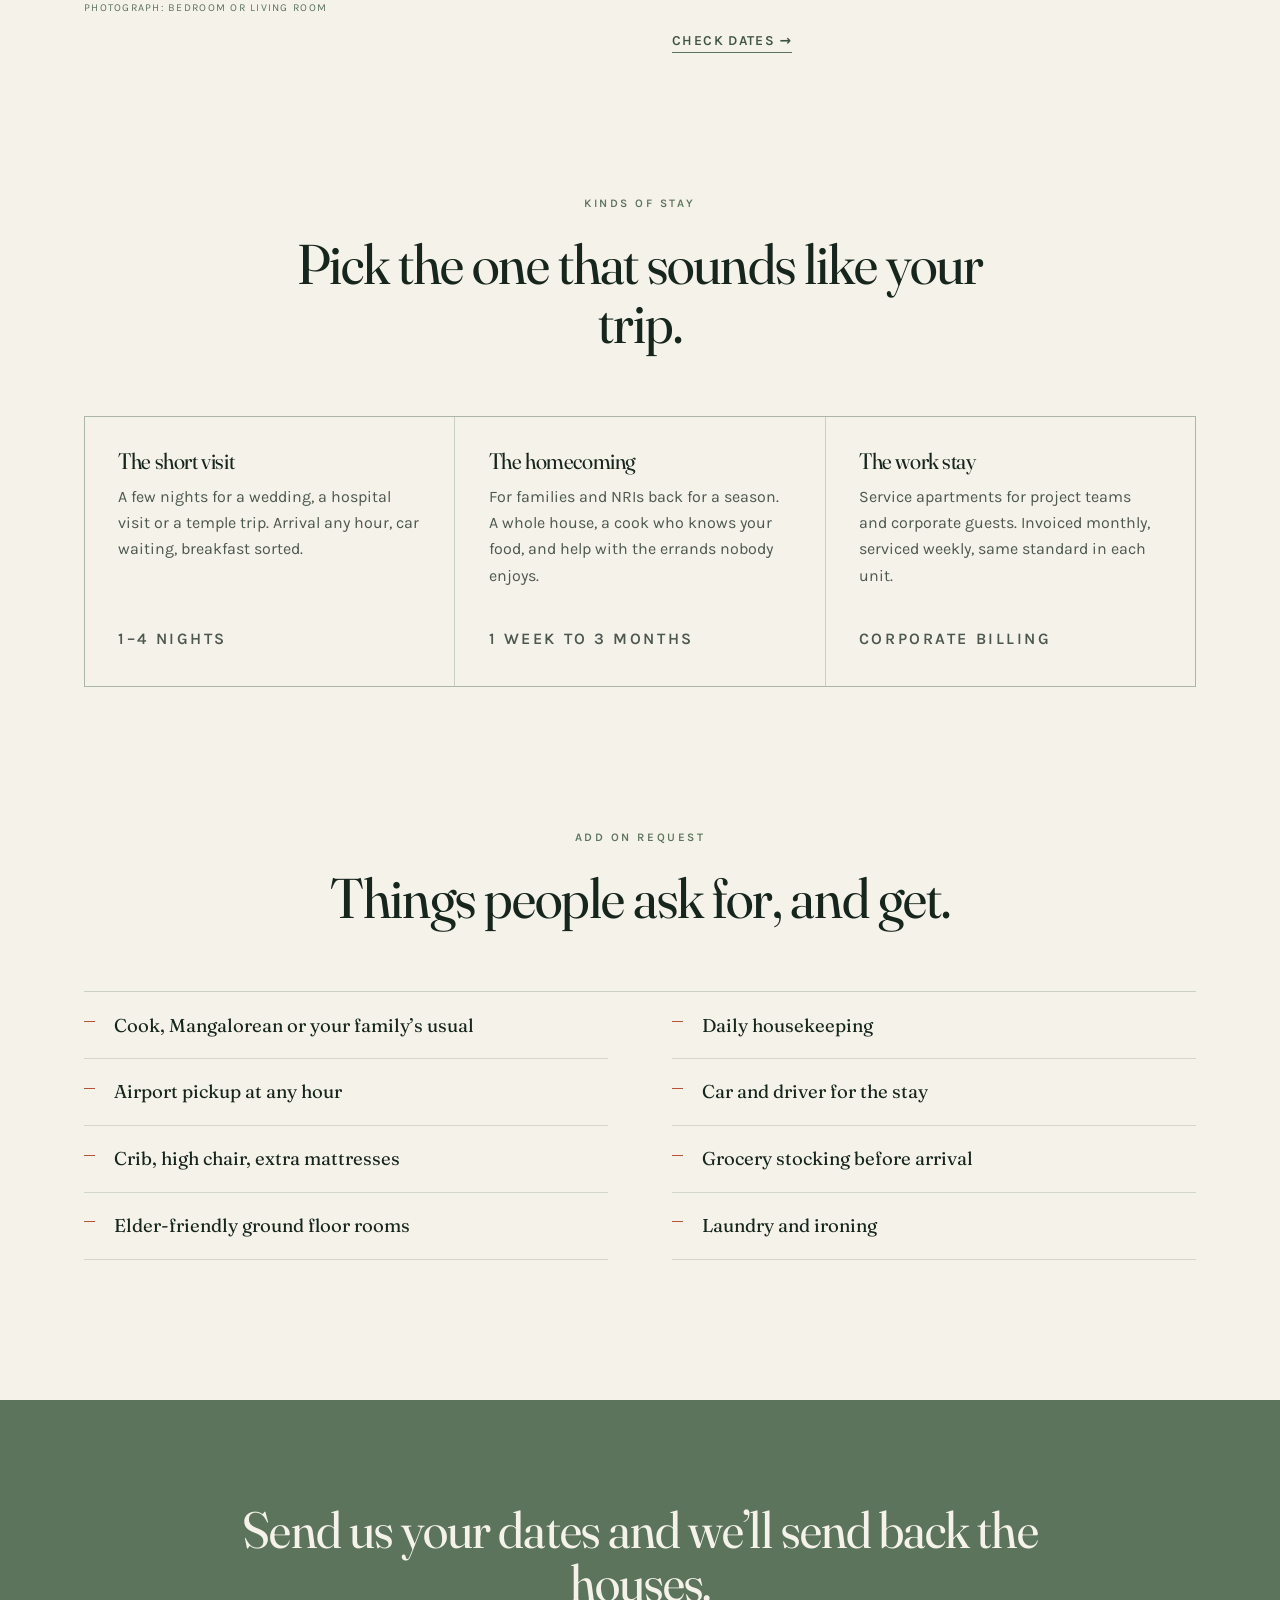
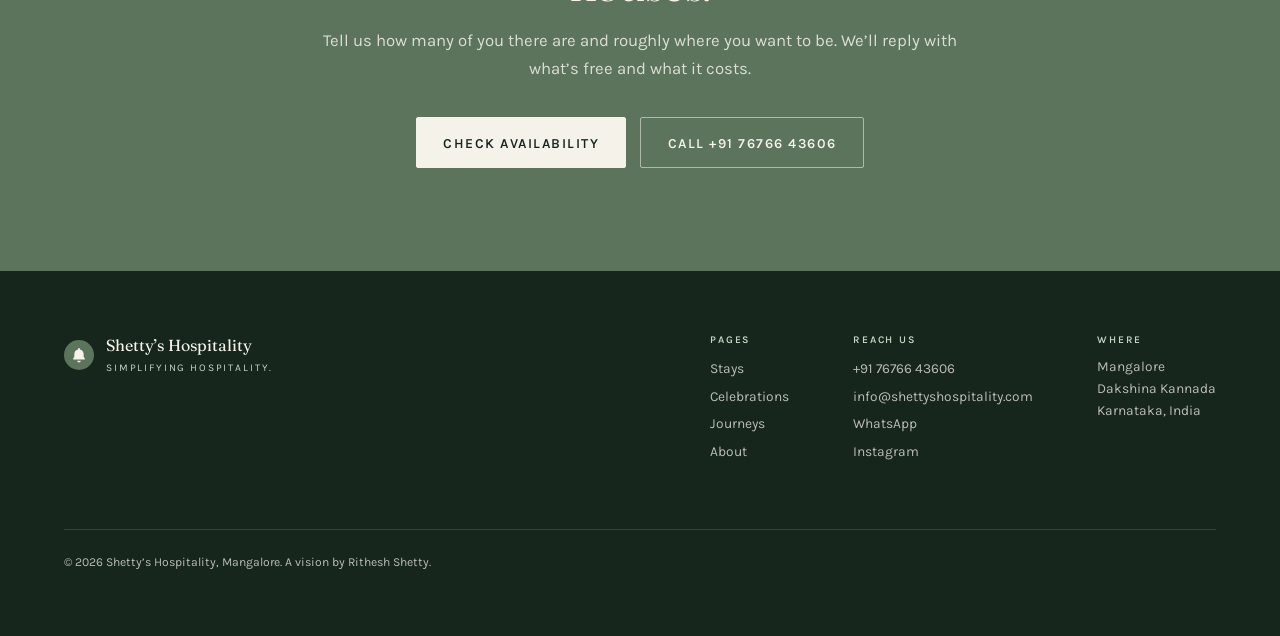
<file: site/stays.html>
<!doctype html>
<html lang="en">
<head>
<meta charset="utf-8" />
<meta name="viewport" content="width=device-width, initial-scale=1" />
<title>Stays — Shetty&rsquo;s Hospitality, Mangalore</title>
<meta name="description" content="Managed homestays and service apartments in Mangalore. Cleaned before every arrival, stocked kitchen, cook on request, airport pickup arranged." />
<link rel="preconnect" href="https://fonts.googleapis.com">
<link rel="preconnect" href="https://fonts.gstatic.com" crossorigin>
<link href="https://fonts.googleapis.com/css2?family=Fraunces:ital,opsz,wght@0,9..144,300..800;1,9..144,300..700&family=Karla:ital,wght@0,300..700;1,300..600&display=swap" rel="stylesheet">
<link rel="stylesheet" href="assets/css/styles.css?v=1789197544" />
<script>document.documentElement.classList.add('js');</script>
</head>
<body class="page">
<a class="skip" href="#main">Skip to content</a>
<header class="nav">
  <div class="nav__in">
    <a class="brand" href="index.html" aria-label="Shetty&rsquo;s Hospitality, home">
      <span class="brand__mark" aria-hidden="true"><svg viewBox="0 0 40 40" fill="none"><circle cx="20" cy="20" r="20" fill="currentColor"/><path d="M20 10.6c.66 0 1.2.54 1.2 1.2v.9c2.9.56 5.05 3.1 5.05 6.15v3.6l1.5 2.35a.7.7 0 0 1-.59 1.08H12.84a.7.7 0 0 1-.59-1.08l1.5-2.35v-3.6c0-3.04 2.15-5.59 5.05-6.15v-.9c0-.66.54-1.2 1.2-1.2Z" fill="#F5F2EA"/><path d="M17.6 27.6h4.8a2.4 2.4 0 0 1-4.8 0Z" fill="#F5F2EA"/></svg></span>
      <span class="brand__type">
        <span class="brand__name">Shetty&rsquo;s Hospitality</span>
        <span class="brand__tag">Simplifying hospitality</span>
      </span>
    </a>
    <nav class="nav__links" aria-label="Primary">
      <a href="index.html">Home</a>
      <a href="stays.html" aria-current="page">Stays</a>
      <a href="celebrations.html">Celebrations</a>
      <a href="journeys.html">Journeys</a>
      <a href="about.html">About</a>
    </nav>
    <a class="btn btn--sm" href="contact.html">Plan a stay</a>
    <button class="nav__toggle" id="navToggle" aria-expanded="false" aria-controls="navDrawer" aria-label="Open menu">
      <span></span><span></span>
    </button>
  </div>
  <div class="nav__drawer" id="navDrawer" hidden>
    <a href="index.html">Home</a>
    <a href="stays.html" aria-current="page">Stays</a>
    <a href="celebrations.html">Celebrations</a>
    <a href="journeys.html">Journeys</a>
    <a href="about.html">About</a>
    <a href="contact.html">Plan a stay</a>
  </div>
</header>
<main id="main">
<section class="phero phero--below">
  <div class="phero__in">
    <div class="phero__copy">
      <p class="eyebrow">Shetty&rsquo;s Stays</p>
      <h1>Homes, not room numbers.</h1>
      <p class="lede">Every house on our list is one we manage. We know which geyser is slow, which room catches the afternoon sun, and how long the drive to the airport really takes at 6am.</p>
      <dl class="phero__meta"><div><dt>Stay length</dt><dd>One night to several months</dd></div><div><dt>Group size</dt><dd>2 to 20 guests</dd></div><div><dt>Ready</dt><dd>Cleaned before every arrival</dd></div></dl>
    </div>
  </div>
  <figure class="phero__figure"><img src="assets/img/pages/stays.jpg?v=1789197544" alt="A bedroom in one of our managed homes" /></figure>
</section>

<section class="section split">
  <figure class="split__media reveal">
    <div class="ph" data-ph="Photograph: bedroom or living room">
      <img src="assets/img/detail-wide.jpg" alt="Interior of a managed homestay" />
    </div>
  </figure>
  <div class="split__copy reveal">
    <p class="eyebrow">In every house</p>
    <h2>The list we check before you arrive.</h2>
    <ul class="ticks">
      <li>Cleaned and inspected before every arrival</li>
      <li>Fresh linen and towels, beds made</li>
      <li>Stocked kitchen and filtered water</li>
      <li>Wi-Fi, hot water, backup power where available</li>
      <li>Parking, and a caretaker who answers the phone</li>
      <li>Airport pickup arranged with the booking</li>
    </ul>
    <a class="link" href="contact.html">Check dates <span aria-hidden="true">&rarr;</span></a>
  </div>
</section>

<section class="section">
  <header class="section__head reveal">
    <p class="eyebrow">Kinds of stay</p>
    <h2>Pick the one that sounds like your trip.</h2>
  </header>
  <ul class="cards cards--3">
    <li class="card reveal">
      <h3>The short visit</h3>
      <p>A few nights for a wedding, a hospital visit or a temple trip. Arrival any hour, car waiting, breakfast sorted.</p>
      <p class="card__meta">1&ndash;4 nights</p>
    </li>
    <li class="card reveal">
      <h3>The homecoming</h3>
      <p>For families and NRIs back for a season. A whole house, a cook who knows your food, and help with the errands nobody enjoys.</p>
      <p class="card__meta">1 week to 3 months</p>
    </li>
    <li class="card reveal">
      <h3>The work stay</h3>
      <p>Service apartments for project teams and corporate guests. Invoiced monthly, serviced weekly, same standard in each unit.</p>
      <p class="card__meta">Corporate billing</p>
    </li>
  </ul>
</section>

<section class="section">
  <header class="section__head reveal">
    <p class="eyebrow">Add on request</p>
    <h2>Things people ask for, and get.</h2>
  </header>
  <ul class="chips reveal">
    <li>Cook, Mangalorean or your family&rsquo;s usual</li>
    <li>Daily housekeeping</li>
    <li>Airport pickup at any hour</li>
    <li>Car and driver for the stay</li>
    <li>Crib, high chair, extra mattresses</li>
    <li>Grocery stocking before arrival</li>
    <li>Elder-friendly ground floor rooms</li>
    <li>Laundry and ironing</li>
  </ul>
</section>

<section class="cta">
  <div class="cta__in reveal">
    <h2>Send us your dates and we&rsquo;ll send back the houses.</h2>
    <p>Tell us how many of you there are and roughly where you want to be. We&rsquo;ll reply with what&rsquo;s free and what it costs.</p>
    <div class="cta__row">
      <a class="btn btn--light" href="contact.html">Check availability</a>
      <a class="btn btn--outline" href="tel:+917676643606">Call +91 76766 43606</a>
    </div>
  </div>
</section>

</main>
<footer class="foot">
  <div class="foot__in">
    <div class="foot__brand">
      <span class="brand__mark brand__mark--sm" aria-hidden="true"><svg viewBox="0 0 40 40" fill="none"><circle cx="20" cy="20" r="20" fill="currentColor"/><path d="M20 10.6c.66 0 1.2.54 1.2 1.2v.9c2.9.56 5.05 3.1 5.05 6.15v3.6l1.5 2.35a.7.7 0 0 1-.59 1.08H12.84a.7.7 0 0 1-.59-1.08l1.5-2.35v-3.6c0-3.04 2.15-5.59 5.05-6.15v-.9c0-.66.54-1.2 1.2-1.2Z" fill="#F5F2EA"/><path d="M17.6 27.6h4.8a2.4 2.4 0 0 1-4.8 0Z" fill="#F5F2EA"/></svg></span>
      <p>Shetty&rsquo;s Hospitality<br><span>Simplifying hospitality.</span></p>
    </div>
    <div class="foot__cols">
      <div>
        <h4>Pages</h4>
        <a href="stays.html">Stays</a>
        <a href="celebrations.html">Celebrations</a>
        <a href="journeys.html">Journeys</a>
        <a href="about.html">About</a>
      </div>
      <div>
        <h4>Reach us</h4>
        <a href="tel:+917676643606">+91 76766 43606</a>
        <a href="mailto:info@shettyshospitality.com">info@shettyshospitality.com</a>
        <a href="https://wa.me/917676643606" target="_blank" rel="noopener">WhatsApp</a>
        <a href="https://www.instagram.com/shettys_hospitality/" target="_blank" rel="noopener">Instagram</a>
      </div>
      <div>
        <h4>Where</h4>
        <p>Mangalore<br>Dakshina Kannada<br>Karnataka, India</p>
      </div>
    </div>
    <p class="foot__legal">&copy; <span id="yr">2026</span> Shetty&rsquo;s Hospitality, Mangalore. A vision by Rithesh Shetty.</p>
  </div>
</footer>
<script src="assets/js/main.js?v=1789197544"></script>
</body>
</html>
</file>
<file: docs/assets/css/styles.css>
/* ==========================================================================
   Shetty's Hospitality
   Palette taken from the brand mark (sage) with Mangalore-tile terracotta
   as the single accent. Display: Fraunces. Body / utility: Karla.
   ========================================================================== */

:root{
  /* The two typefaces are declared once, here. Swapping the pair is a
     two-line change plus the Google Fonts link in build_site.py.
     Previous pair, if this one is not kept:
       --font-display: "Fraunces", Georgia, serif;
       --font-body:    "Karla", ui-sans-serif, system-ui, sans-serif;  */
  --font-display: "Cormorant Garamond", Georgia, serif;
  --font-body:    "Spectral", Georgia, serif;

  --ink:      #16261D;
  --ink-2:    #1E3326;
  --sage:     #5C745C;
  --sage-dp:  #3F543F;
  --mist:     #C9D4C4;
  --paper:    #F5F2EA;
  --paper-2:  #EBE6D9;
  --tile:     #B4553A;
  --brass:    #C8A24B;

  --max: 1240px;
  /* inner wrappers sit inside a parent that already carries --gut, so they need
     the narrower cap or they run 2x--gut wider than every .section on the page */
  --max-in: calc(1240px - var(--gut) * 2);
  --gut: clamp(26px, 5vw, 76px);
  /* a HALF interval: every block carries it top and bottom, so the gap between
     two blocks is the largest measurement on the page rather than the smallest */
  --sec: clamp(58px, 9vw, 140px);

  /* hairlines: two weights and an inverse, instead of nineteen ad-hoc alphas */
  --rule:        color-mix(in srgb, var(--ink) 16%, transparent);
  --rule-strong: color-mix(in srgb, var(--ink) 30%, transparent);
  --rule-inv:    color-mix(in srgb, var(--paper) 22%, transparent);
  /* anything drawn over video or photography needs to stay legible */
  --rule-media:  color-mix(in srgb, var(--paper) 55%, transparent);

  /* one micro-label recipe. .22em at 11px is a hotel-template tell. */
  --label: .70rem;
  --label-lg: .76rem;
  --track-label: .13em;
  --w-label: 550;

  --r: 0px;
  --ease:      cubic-bezier(.33,.06,.28,1);   /* displacement: slow to leave, long tail */
  --ease-tint: cubic-bezier(.25,0,.30,1);     /* colour and opacity: leaves immediately */
  --d-tint: 520ms;
  --d-move: 900ms;
  --d-reveal: 1000ms;
}

*,*::before,*::after{ box-sizing:border-box; }
html{ scroll-behavior:smooth; -webkit-text-size-adjust:100%; }
body{
  margin:0;
  background:var(--paper);
  color:var(--ink);
  font-family:var(--font-body);
  font-size:clamp(16px,1.02vw,17.5px);
  line-height:1.65;
  font-weight:400;
  -webkit-font-smoothing:antialiased;
}
img{ max-width:100%; display:block; }
h1,h2,h3,h4{
  font-family:var(--font-display);
  font-weight:400;
  font-variation-settings:"opsz" 72;
  line-height:1.06;
  letter-spacing:-.02em;
  margin:0;
}
/* Optical tiers. Large type wants a high opsz and tighter tracking; small type
   wants a low opsz and looser tracking, or it closes up and goes muddy. */
.vhero h1,.phero h1,.promise__words{
  font-variation-settings:"opsz" 144;
  letter-spacing:-.032em;
}
.section__head h2,.split__copy h2,.band h2,.cta h2,.plan__copy h1,.plan__copy h2{
  font-variation-settings:"opsz" 96;
  letter-spacing:-.024em;
}
.card h3,.steps h3,.incl h4,.occasions li span,.chips li,.wordof__rubric h2{
  font-variation-settings:"opsz" 36;
  letter-spacing:-.008em;
}
p{ margin:0 0 1em; }
a{ color:inherit; }

.skip{
  position:absolute; left:-9999px; top:0; z-index:99;
  background:var(--ink); color:var(--paper); padding:12px 18px;
}
.skip:focus{ left:8px; top:8px; }

:focus-visible{ outline:2px solid var(--tile); outline-offset:3px; }

/* ---------- shared bits ---------- */
.eyebrow{
  font-size:var(--label); letter-spacing:var(--track-label); text-transform:uppercase;
  font-weight:var(--w-label); color:var(--sage); margin:0 0 1.4rem;
}
.eyebrow--light{ color:var(--mist); }

.btn{
  display:inline-block; padding:.95em 1.9em;
  background:var(--ink); color:var(--paper);
  font-size:var(--label); letter-spacing:var(--track-label); text-transform:uppercase; font-weight:var(--w-label);
  text-decoration:none; border:1px solid var(--ink); border-radius:var(--r);
  transition:background var(--d-tint) var(--ease-tint), color var(--d-tint) var(--ease-tint);
  cursor:pointer;
  /* An <a> inherits the page font; a <button> does not, and .btn is now used
     on both. No-op for the anchors. */
  font-family:inherit;
}
.btn:hover{ background:var(--sage); border-color:var(--sage); }
.btn--ghost{ background:transparent; color:var(--ink); }
.btn--ghost:hover{ background:var(--ink); color:var(--paper); border-color:var(--ink); }
.btn--light{ background:var(--paper); color:var(--ink); border-color:var(--paper); }
.btn--light:hover{ background:var(--brass); border-color:var(--brass); color:var(--ink); }
.btn--sm{ padding:.8em 1.5em; font-size:.82rem; }
/* A secondary bordered button. --sm is for the nav and actually runs LARGER
   than the hero's primary buttons, which inverts the hierarchy wherever the
   two are on the same page. This matches the primary buttons' type size and
   softens the border so it reads as the quieter of the two. */
.btn--quiet{
  padding:.78em 1.6em; font-size:var(--label);
  border-color:color-mix(in srgb, var(--sage) 58%, transparent);
  color:var(--sage-dp);
}
.btn--quiet:hover{ background:var(--ink); border-color:var(--ink); color:var(--paper); }

.link{
  font-size:var(--label); letter-spacing:var(--track-label); text-transform:uppercase; font-weight:var(--w-label);
  text-decoration:none; border-bottom:1px solid var(--sage); padding-bottom:.3em;
  color:var(--sage-dp);
}
.link span{ display:inline-block; transition:transform .3s var(--ease); }
.link:hover span{ transform:translateX(5px); }

.section{ padding:var(--sec) var(--gut); max-width:var(--max); margin-inline:auto; }
.phero + .section{ padding-top:calc(var(--sec) * .72); }
.section__head{ max-width:44rem; margin:0 auto clamp(40px,5vw,68px); text-align:center; }
.section__head--left{ margin-inline:0; text-align:left; }
.section__head h2{ font-size:clamp(2.1rem,4.6vw,3.5rem); }
.section__lede{ margin-top:1.4rem; font-size:1.06rem; color:color-mix(in srgb, var(--ink) 82%, var(--sage)); }
/* A qualifier under a section, on the light ground. Same brass rule as
   .cone__note, which does the same job on the dark one. */
.section__note{
  margin:clamp(26px,3vw,38px) 0 0; font-size:.92rem; line-height:1.65;
  color:color-mix(in srgb, var(--ink) 74%, var(--sage));
  border-left:2px solid color-mix(in srgb, var(--tile) 55%, transparent);
  padding-left:1rem; max-width:44rem;
}

/* ---------- nav ---------- */
.nav{
  position:sticky; top:0; z-index:50;
  background:color-mix(in srgb, var(--paper) 88%, transparent);
  backdrop-filter:blur(14px);
  border-bottom:1px solid var(--rule);
}
.nav__in{
  max-width:var(--max); margin-inline:auto; padding:14px var(--gut);
  display:flex; align-items:center; gap:24px;
}
.brand{ display:flex; align-items:center; gap:12px; text-decoration:none; margin-right:auto; }
.brand__mark{ width:38px; height:38px; color:var(--sage); flex:none; }
.brand__mark--sm{ width:30px; height:30px; }
.brand__name{
  display:block; font-family:var(--font-display); font-size:1.18rem; font-weight:600;
  letter-spacing:-.01em; line-height:1.1;
}
.brand__tag{
  display:block; font-size:var(--label); letter-spacing:var(--track-label); text-transform:uppercase;
  color:var(--sage); font-weight:var(--w-label);
}
.nav__links{ display:flex; gap:32px; }
.nav__links a{
  text-decoration:none; font-size:.98rem; letter-spacing:.01em;
  color:color-mix(in srgb, var(--ink) 82%, var(--sage));
  padding-bottom:3px; border-bottom:1px solid transparent;
}
.nav__links a:hover{ color:var(--ink); border-bottom-color:var(--sage); }
.nav__links a[aria-current="page"]{ color:var(--ink); border-bottom-color:var(--tile); }
.nav__drawer a[aria-current="page"]{ color:var(--sage-dp); font-weight:600; }

.nav__toggle{
  display:none; width:40px; height:40px; border:1px solid var(--rule-strong);
  background:none; border-radius:var(--r); cursor:pointer; padding:0;
  flex-direction:column; align-items:center; justify-content:center; gap:5px;
}
.nav__toggle span{ display:block; width:16px; height:1.5px; background:var(--ink); }
.nav__drawer{ display:none; flex-direction:column; padding:8px var(--gut) 20px; gap:2px; }
.nav__drawer a{
  text-decoration:none; padding:12px 0; font-size:1.05rem;
  border-bottom:1px solid var(--rule);
}

/* An open drawer always gets a solid ground. Without this the home nav
   stays transparent and the menu is white text over the hero video. */
.nav.is-open{
  background:var(--paper);
  backdrop-filter:blur(14px);
  border-bottom-color:var(--rule);
}
.home .nav.is-open{
  background:var(--paper);
  backdrop-filter:blur(14px);
  border-bottom-color:var(--rule);
}
.home .nav.is-open .brand__name,
.home .nav.is-open .nav__drawer a{ color:var(--ink); }
.home .nav.is-open .brand__mark{ color:var(--sage); }
.home .nav.is-open .brand__tag{ color:var(--sage); }
.home .nav.is-open .nav__toggle{ border-color:var(--rule-strong); }
.home .nav.is-open .nav__toggle span{ background:var(--ink); }
.home .nav.is-open .nav__drawer a{ border-bottom-color:var(--rule); }
.nav.is-open .nav__drawer a[aria-current="page"]{ color:var(--sage-dp); font-weight:600; }

/* ---------- video hero ---------- */
.vhero{
  position:relative; min-height:100svh; display:flex; align-items:center; justify-content:center;
  padding:120px var(--gut) clamp(56px,8vw,96px); overflow:hidden; isolation:isolate;
  background:var(--ink);
}
/* A 32px-wide still of the first frame, inlined so it paints on the very
   first frame with no request of its own. The hero used to sit on flat
   --ink until the poster arrived, which is the beat you saw on a phone.
   Blurred and over-scaled so the low resolution reads as depth of field. */
.vhero::before{
  content:""; position:absolute; inset:0; z-index:-3;
  background-image:var(--hero-lqip);
  background-size:cover; background-position:center;
  filter:blur(18px); transform:scale(1.12);
}
:root{ --hero-lqip:url("[data-uri]"); }
@media (max-width:819px){
  :root{ --hero-lqip:url("[data-uri]"); }
}
/* Fade the real footage over the placeholder rather than swapping it. */
/* <picture> wrapper must not become a box - the <img> keeps the absolute fill. */
.vhero__pic{ display:contents; }
.vhero__media{ opacity:0; transition:opacity .6s var(--ease-tint); }
.vhero__media.is-ready{ opacity:1; }

.vhero__media{
  position:absolute; inset:0; width:100%; height:100%; object-fit:cover; z-index:-2;
}
.vhero + .section{ position:relative; z-index:1; background:var(--paper); }
.vhero__scrim{
  position:absolute; inset:0; z-index:-1;
  background:
    linear-gradient(to bottom, rgba(11,20,15,.74) 0%, rgba(11,20,15,.46) 40%, rgba(11,20,15,.80) 100%),
    color-mix(in srgb, var(--ink) 34%, transparent);
}
.vhero__in{
  position:relative; z-index:1; width:100%; max-width:60rem; margin-inline:auto;
  text-align:center; color:var(--paper);
}
.vhero h1{
  font-size:clamp(2.6rem,6.6vw,5.2rem); color:var(--paper);
  margin:0 0 1.5rem; text-wrap:balance;
}
.vhero h1 em{
  font-style:italic; color:var(--mist);
  font-variation-settings:"opsz" 144;
}
.vhero .lede{
  max-width:44rem; margin-inline:auto; font-weight:300;
  font-size:clamp(1.02rem,1.35vw,1.18rem);
  color:color-mix(in srgb, var(--paper) 88%, transparent);
}
.vhero__cta{ display:flex; flex-wrap:wrap; gap:16px; justify-content:center; margin:2.4rem 0 0; }

/* pill button with the arrow that slides through */
.pill{ display:inline-flex; align-items:center; gap:6px; text-decoration:none; }
.pill__label,.pill__arrow{
  background:var(--paper); color:var(--ink);
  transition:background .5s var(--ease), color .5s var(--ease);
}
.pill__label{
  border-radius:999px; padding:1.05em 1.9em;
  font-size:var(--label); letter-spacing:var(--track-label); text-transform:uppercase; font-weight:var(--w-label);
}
.pill__arrow{
  position:relative; overflow:hidden; border-radius:999px;
  width:52px; height:52px; display:grid; place-items:center; flex:none;
}
.pill__arrow svg{
  position:absolute; width:20px; height:20px;
  transition:transform .5s var(--ease);
}
.pill__arrow svg:first-child{ transform:translate(0,0); }
.pill__arrow svg:last-child{ transform:translate(-52px,52px); }
.pill:hover .pill__arrow svg:first-child{ transform:translate(52px,-52px); }
.pill:hover .pill__arrow svg:last-child{ transform:translate(0,0); }
.pill:hover .pill__label,.pill:hover .pill__arrow{ background:var(--sage); color:var(--paper); }
.pill:focus-visible{ outline:2px solid var(--paper); outline-offset:4px; border-radius:999px; }

.vhero__facts{
  display:grid; grid-template-columns:repeat(3,1fr); gap:0;
  max-width:46rem; margin:clamp(40px,5vw,64px) auto 0;
  border-top:1px solid var(--rule-inv); padding-top:22px;
}
.vhero__facts > div{ padding:0 22px; border-right:1px solid var(--rule-inv); }
.vhero__facts > div:last-child{ border-right:0; }
.vhero__facts dt{
  font-size:var(--label); letter-spacing:var(--track-label); text-transform:uppercase; font-weight:var(--w-label);
  color:color-mix(in srgb, var(--mist) 92%, transparent);
}
.vhero__facts dd{ margin:.4em 0 0; font-size:.92rem; color:var(--paper); }

/* nav rides over the video on the home page until you scroll past it */
.home .nav{
  position:fixed; left:0; right:0; background:transparent; backdrop-filter:none;
  border-bottom-color:transparent; color:var(--paper);
  transition:background .4s var(--ease), border-color .4s var(--ease), color .4s var(--ease);
}
.home .nav .brand__name,.home .nav .nav__links a{ color:var(--paper); }
.home .nav .brand__tag{ color:var(--mist); }
.home .nav .nav__links a[aria-current="page"]{ border-bottom-color:var(--mist); }
.home .nav .btn--sm{ background:transparent; color:var(--paper); border-color:var(--rule-media); }
.home .nav .btn--sm:hover{ background:var(--paper); color:var(--ink); border-color:var(--paper); }
.home .nav__toggle{ border-color:var(--rule-media); }
.home .nav__toggle span{ background:var(--paper); }

.home .nav.is-solid{
  background:color-mix(in srgb, var(--paper) 92%, transparent);
  backdrop-filter:blur(14px);
  border-bottom-color:var(--rule);
}
.home .nav.is-solid .brand__mark{ color:var(--sage); }
.home .nav.is-solid .brand__name{ color:var(--ink); }
.home .nav.is-solid .brand__tag{ color:var(--sage); }
.home .nav.is-solid .nav__links a{ color:color-mix(in srgb, var(--ink) 82%, var(--sage)); }
.home .nav.is-solid .nav__links a:hover{ color:var(--ink); }
.home .nav.is-solid .btn--sm{ background:var(--ink); color:var(--paper); border-color:var(--ink); }
.home .nav.is-solid .nav__toggle span{ background:var(--ink); }
.home .nav.is-solid .nav__toggle{ border-color:var(--rule-strong); }
.home .nav.is-solid .nav__drawer a{ color:var(--ink); }
.home .nav__drawer a{ color:var(--paper); border-bottom-color:rgba(245,242,234,.2); }

/* Closes the page intro before the content starts. */
.ridge{
  margin-top:clamp(56px,7vw,96px);
  height:0;
  border-bottom:1px solid var(--rule-strong);
}

/* ---------- cards ---------- */
.cards{
  list-style:none; margin:0; padding:0; display:grid; gap:1px;
  background:var(--rule-strong);
  grid-template-columns:repeat(3,1fr);
  border:1px solid var(--rule-strong);
}
.card{
  --cardpad:clamp(26px,2.6vw,40px);
  position:relative; overflow:hidden;
  background:var(--paper); color:var(--ink);
  padding:var(--cardpad); display:flex; flex-direction:column;
  transition:background .35s var(--ease);
}
.card:hover{ background:var(--paper-2); }

/* photograph as a band across the top, bleeding to the card edges */
.card__bg{
  display:block; width:calc(100% + var(--cardpad) * 2); max-width:none;
  margin:calc(var(--cardpad) * -1) calc(var(--cardpad) * -1) clamp(20px,1.9vw,26px);
  height:clamp(155px,15.5vw,205px); object-fit:cover;
  transition:transform var(--d-move) var(--ease);
}
.card:hover .card__bg{ transform:scale(1.04); }

.card h3{ font-size:clamp(1.4rem,1.75vw,1.6rem); margin-bottom:.65rem; }
.card h3 a{
  text-decoration:none;
  background-image:linear-gradient(var(--tile),var(--tile));
  background-size:0 1px; background-repeat:no-repeat; background-position:0 100%;
  transition:background-size .35s var(--ease);
}
.card h3 a:hover{ background-size:100% 1px; }
.card > p{ font-size:1rem; color:color-mix(in srgb, var(--ink) 82%, var(--sage)); }

.card__list{ list-style:none; margin:1.1rem 0 0; padding:0; }
.card__list li{
  position:relative; padding:.42em 0 .42em 1.5em; font-size:.9rem;
  color:color-mix(in srgb, var(--ink) 82%, var(--sage));
  border-top:1px solid var(--rule);
}
.card__list li::before{
  content:""; position:absolute; left:0; top:1.28em; width:10px; height:1px; background:var(--tile);
}
.card__meta{
  margin:auto 0 0; padding-top:1.3rem;
  font-size:var(--label); letter-spacing:var(--track-label); text-transform:uppercase; color:var(--sage); font-weight:var(--w-label);
}
.card__meta .link{ font-size:.72rem; }

.cards--3{ grid-template-columns:repeat(3,1fr); }
/* Gopurams are tall. The default band is a letterbox strip, which decapitates
   them, so this section gets a deeper one. */
.cards--temples .card__bg{ height:clamp(200px,20vw,290px); }
/* The ask card carries no photograph, so pull its text down to sit level. */
.cards--temples .card--ask{ justify-content:center; }
.card--ask{ background:color-mix(in srgb, var(--sage) 9%, var(--paper)); }
.card--ask:hover{ background:color-mix(in srgb, var(--sage) 14%, var(--paper)); }

/* ---------- houses ---------- */
.houses{
  display:grid; grid-template-columns:repeat(3,1fr); gap:clamp(20px,2.6vw,44px);
}
.house{ margin:0; min-width:0; }
.house__media{ margin:0 0 clamp(16px,1.8vw,24px); overflow:hidden; background:var(--ink); }
.house__media img{
  width:100%; aspect-ratio:4/3; object-fit:cover; display:block;
  transition:transform var(--d-move) var(--ease);
}
.house:hover .house__media img{ transform:scale(1.03); }
.house__kind{
  margin:0 0 .5rem; font-size:var(--label); letter-spacing:var(--track-label);
  text-transform:uppercase; font-weight:var(--w-label); color:var(--sage);
}
.house__name{
  margin:0 0 .55rem; font-size:clamp(1.2rem,1.6vw,1.45rem);
  font-variation-settings:"opsz" 36; letter-spacing:-.01em;
}
.house__line{
  margin:0 0 1.1rem; font-size:.9rem; line-height:1.62;
  color:color-mix(in srgb, var(--ink) 82%, var(--sage));
}
.house__meta{
  display:grid; grid-template-columns:repeat(2,1fr); margin:0;
  border-top:1px solid var(--rule);
}
.house__meta > div{ padding:.85rem 14px 0 0; }
.house__meta > div + div{
  padding-left:14px; padding-right:0;
  border-left:1px solid var(--rule);
}
.house__meta dt{
  font-size:.62rem; letter-spacing:var(--track-label); text-transform:uppercase;
  font-weight:var(--w-label); color:var(--sage);
}
.house__meta dd{ margin:.3em 0 0; font-size:.86rem; }

@media (max-width:1000px){
  .houses{ grid-template-columns:repeat(2,1fr); }
}
@media (max-width:620px){
  /* .bento2 goes single-column on phones - that rule lives with the other
     bento breakpoints further down, because it has to come after the 860px
     block or the two-column rule wins on equal specificity. */

  /* Phone only: the rotating panel carries two full paragraphs, which at the
     shared 16px runs long on a narrow column. Laptops keep the 16px. */
  .occ__slide .split__copy > p:not(.eyebrow){ font-size:.9rem; line-height:1.62; }

  .houses{ grid-template-columns:1fr; gap:clamp(30px,6vw,40px); }
}

/* ---------- bento ---------- */
/* Four columns. The hero and the photograph hold the top two rows between them,
   the remaining five items fill the two below. */
.bento{
  display:grid; grid-template-columns:repeat(4,1fr);
  grid-auto-rows:minmax(132px,auto); gap:clamp(10px,1vw,16px);
}
.bento__cell{
  margin:0; background:var(--paper-2); padding:clamp(22px,2.4vw,34px);
  display:flex; flex-direction:column; justify-content:flex-end; min-width:0;
  transition:background var(--d-tint) var(--ease-tint);
}
.bento__cell:hover{ background:color-mix(in srgb, var(--sage) 10%, var(--paper-2)); }
.bento__cell h3{
  margin:0; font-size:clamp(1.05rem,1.35vw,1.22rem);
  font-variation-settings:"opsz" 36; letter-spacing:-.008em; line-height:1.22;
}
.bento__cell p{
  margin:.55rem 0 0; font-size:.88rem; line-height:1.6;
  color:color-mix(in srgb, var(--ink) 82%, var(--sage));
}

/* The lead cell carries the headline claim ON the housekeeping photograph
   rather than beside it. As two cells it said one thing twice and, stacked on a
   phone, took two full blocks to do it. Same construction as the .jcard row on
   the Home page: image, gradient veil, words at the foot. */
.bento__cell--lead{
  grid-column:span 2; grid-row:span 2;
  position:relative; overflow:hidden; padding:0;
  background:var(--ink); color:var(--paper);
  min-height:clamp(300px,30vw,400px);
}
.bento__cell--lead:hover{ background:var(--ink); }
.bento__img{
  position:absolute; inset:0; width:100%; height:100%;
  object-fit:cover; display:block;
}
/* The photograph is bright white linen, so the foot has to go genuinely dark
   for the words to hold. */
.bento__veil{
  position:absolute; inset:0;
  background:linear-gradient(to top,
    color-mix(in srgb, var(--ink) 93%, transparent) 0%,
    color-mix(in srgb, var(--ink) 66%, transparent) 42%,
    color-mix(in srgb, var(--ink) 18%, transparent) 100%);
}
.bento__lead{
  position:relative; z-index:2; margin-top:auto;
  padding:clamp(22px,2.4vw,34px);
}
.bento__lead h3{
  font-size:clamp(1.5rem,2.3vw,2.05rem); font-variation-settings:"opsz" 72;
  letter-spacing:-.02em; color:var(--paper); margin:0;
}
.bento__lead p{
  font-size:.95rem; max-width:34ch; margin:.55rem 0 0;
  color:color-mix(in srgb, var(--paper) 82%, transparent);
}

/* The five that follow: wide, wide, narrow-narrow, then full width.
   nth-child, not nth-of-type: the photo cell is a <figure> and the rest are
   <div>, so nth-of-type counts them in two separate sequences.
   The last one spans all four because the photo above takes one row now - at
   span 2 it left the bottom-right quarter of the grid empty. Only the Stays
   page uses .bento, so these counts describe one known grid. */
/* Six cells now that the headline and the photograph are one. Four columns:
     row 1  [ lead 2x2 ][ fresh linen 2 ]
     row 2  [          ][ stocked kitchen 2 ]
     row 3  [ wifi 1 ][ parking 1 ][ airport pickup 2 ]  */
.bento__cell:nth-child(2),
.bento__cell:nth-child(3){ grid-column:span 2; }
.bento__cell:nth-child(6){ grid-column:span 2; }

.bento__after{ margin:clamp(26px,3vw,40px) 0 0; }

@media (max-width:1000px){
  .bento{ grid-template-columns:repeat(2,1fr); }
  /* Full width, one row: a picture with a headline on it. */
  .bento__cell--lead{ grid-column:span 2; grid-row:span 1; aspect-ratio:16/9; min-height:0; }
  .bento__cell:nth-child(2),
  .bento__cell:nth-child(3){ grid-column:span 1; }
  /* Two columns, six cells: the last goes full width so the grid does not
     finish on a hole. */
  .bento__cell:nth-child(6){ grid-column:span 2; }
}
@media (max-width:620px){
  .bento{ grid-template-columns:1fr; }
  .bento__cell,
  .bento__cell--lead,
  .bento__cell:nth-child(2),
  .bento__cell:nth-child(3),
  .bento__cell:nth-child(6){ grid-column:span 1; }
  /* Taller than 16/9 on a phone, or the words crowd the picture out. */
  .bento__cell--lead{ aspect-ratio:4/5; }
}

/* ---------- cone houses (Home) ---------- */
/* On the dark ground so the newest line of work reads as a departure from the
   five traveller services above it rather than a sixth one. */
.cone__grid{
  display:grid; grid-template-columns:1fr 1fr;
  gap:clamp(32px,5vw,76px); align-items:center;
}
.cone__copy h2{ margin-bottom:1.1rem; }
.cone__media{ margin:0; }
.cone__media img{
  display:block; width:100%; aspect-ratio:4/3; object-fit:cover; border-radius:var(--r);
}
.cone__note{
  margin:1.4rem 0 1.6rem; font-size:.92rem; line-height:1.6;
  color:color-mix(in srgb, var(--paper) 62%, transparent);
  border-left:2px solid color-mix(in srgb, var(--brass) 55%, transparent);
  padding-left:1rem; max-width:34rem;
}
.ticks--light li b{ color:var(--paper); font-weight:600; }
.cone__contact{ margin-top:1.5rem; }
.cone__contact > p{
  margin:0 0 .75rem; font-size:.95rem;
  color:color-mix(in srgb, var(--paper) 72%, transparent);
}
.cone__lines{ display:flex; flex-wrap:wrap; gap:.55rem 1.5rem; margin:0; }
.cone__lines a{
  color:var(--paper); text-decoration:none;
  border-bottom:1px solid color-mix(in srgb, var(--brass) 60%, transparent);
  padding-bottom:2px; font-size:.97rem;
  transition:color var(--d-tint) var(--ease-tint), border-color var(--d-tint) var(--ease-tint);
}
.cone__lines a:hover{ color:var(--brass); border-bottom-color:var(--brass); }
.ticks--light li{ border-bottom-color:var(--rule-inv);
  color:color-mix(in srgb, var(--paper) 88%, transparent); }
.ticks--light li::before{ background:var(--brass); }
.link--light{ color:var(--paper); border-bottom-color:color-mix(in srgb, var(--paper) 45%, transparent); }
.link--light:hover{ color:var(--brass); border-bottom-color:var(--brass); }

/* ---------- Mangalore: tabbed photo + copy (Home) ---------- */
/* One entry visible at a time. The tab swaps the photograph and the paragraph
   together, so six subjects cost the height of one instead of six. */
.mang__tabs{
  display:flex; flex-wrap:wrap; gap:0;
  border-bottom:1px solid var(--rule-strong);
  margin-bottom:clamp(26px,3vw,40px);
}
.mang__tabs button{
  appearance:none; background:none; border:0; cursor:pointer;
  padding:.85em clamp(14px,1.6vw,24px);
  font-family:var(--font-body);
  font-size:var(--label-lg); letter-spacing:var(--track-label); font-weight:var(--w-label);
  text-transform:uppercase;
  color:color-mix(in srgb, var(--ink) 52%, var(--sage));
  border-bottom:2px solid transparent; margin-bottom:-1px;
  transition:color var(--d-tint) var(--ease-tint), border-color var(--d-tint) var(--ease-tint);
}
.mang__tabs button:hover{ color:var(--ink); }
.mang__tabs button[aria-selected="true"]{ color:var(--ink); border-bottom-color:var(--tile); }

/* Panels share one grid cell so the section never jumps as they swap. */
.mang__stage{ display:grid; position:relative; }
.mang__panel{
  grid-area:1/1;
  opacity:0; visibility:hidden;
  transition:opacity var(--d-tint) var(--ease-tint), visibility 0s var(--d-tint);
}
.mang__panel.is-current{
  opacity:1; visibility:visible;
  transition:opacity var(--d-tint) var(--ease-tint);
}
.mang__figure{ margin:0; }
.mang__figure img{
  display:block; width:100%; aspect-ratio:21/9; object-fit:cover; border-radius:var(--r);
}
.mang__figure figcaption{
  margin-top:.85rem; font-family:var(--font-body);
  font-size:var(--label); letter-spacing:var(--track-label); font-weight:var(--w-label);
  text-transform:uppercase; color:var(--sage);
}
/* Prev/next sit in the empty corner to the right of the copy, which is free
   because .mang__text is capped at 46rem. Same grid cell as the panels so they
   stay put as the panels swap. */
.mang__nav{
  grid-area:1/1; align-self:end; justify-self:end;
  position:relative; z-index:2;
  display:flex; align-items:center; gap:clamp(14px,1.6vw,24px);
  pointer-events:none;
}
.mang__arrows{ display:flex; gap:.7rem; }

/* Dots sit on the picture itself. The inner box carries the same aspect ratio
   as the image, so the dots land on its bottom edge without measuring
   anything in JS. */
.mang__overlay{ position:absolute; inset:0; pointer-events:none; z-index:3; }
.mang__overlay-inner{ position:relative; width:100%; aspect-ratio:21/9; }
.mang__dots{
  position:absolute; left:clamp(16px,2vw,26px); bottom:clamp(14px,1.8vw,22px);
  display:flex; align-items:center; gap:.7rem; pointer-events:auto;
}
.mang__dots button{
  width:9px; height:9px; padding:0; border:0; border-radius:999px; cursor:pointer;
  background:color-mix(in srgb, #fff 55%, transparent);
  box-shadow:0 1px 3px rgba(0,0,0,.45);
  transition:background var(--d-tint) var(--ease-tint), transform var(--d-tint) var(--ease-tint);
}
.mang__dots button:hover{ background:color-mix(in srgb, #fff 80%, transparent); }
.mang__dots button[aria-selected="true"]{ background:#fff; transform:scale(1.3); }
.mang__dots button:focus-visible{ outline:2px solid #fff; outline-offset:3px; }
.mang__arrow{
  pointer-events:auto;
  appearance:none; cursor:pointer;
  width:clamp(42px,4.4vw,52px); height:clamp(42px,4.4vw,52px);
  display:grid; place-items:center; flex:none;
  border:1px solid var(--rule-strong); border-radius:999px;
  background:var(--paper); color:var(--ink);
  transition:background var(--d-tint) var(--ease-tint),
             color var(--d-tint) var(--ease-tint),
             border-color var(--d-tint) var(--ease-tint);
}
.mang__arrow svg{ width:19px; height:19px; }
.mang__arrow:hover{ background:var(--ink); color:var(--paper); border-color:var(--ink); }
.mang__arrow:focus-visible{ outline:2px solid var(--sage); outline-offset:3px; }

.mang__text{
  margin:clamp(20px,2.4vw,30px) 0 0; font-size:1.02rem; line-height:1.68; max-width:46rem;
  color:color-mix(in srgb, var(--ink) 84%, var(--sage));
}

/* ---------- offer: alternating service rows (Home) ---------- */
/* Replaces the six equal photo cards. Each service gets a full-width row and
   the photograph swaps sides down the page, so the eye has to travel and the
   list stops reading as a grid of identical tiles. */
.offer{ list-style:none; margin:0; padding:0; display:grid; gap:clamp(56px,7vw,116px); }
.offer__row{
  display:grid; grid-template-columns:1fr 1fr;
  gap:clamp(30px,4.5vw,76px); align-items:center;
}
/* Media leads on odd rows, copy leads on even ones. */
.offer__row:nth-child(even) .offer__media{ order:2; }
.offer__media{ margin:0; }
.offer__media img{
  display:block; width:100%; aspect-ratio:4/3; object-fit:cover; border-radius:var(--r);
}
.offer__copy{ min-width:0; }
.offer__n{
  margin:0 0 .9rem; font-family:var(--font-body);
  font-size:var(--label); letter-spacing:var(--track-label); font-weight:var(--w-label);
  text-transform:uppercase; color:var(--sage);
}
.offer__copy h3{
  font-size:clamp(1.7rem,3.2vw,2.5rem); line-height:1.1; margin:0 0 .9rem;
  font-variation-settings:"opsz" 96; letter-spacing:-.024em;
}
.offer__copy h3 a{ color:inherit; text-decoration:none; }
.offer__copy h3 a:hover{ color:var(--sage-dp); }
.offer__lede{ margin:0; font-size:1.02rem; line-height:1.65;
  color:color-mix(in srgb, var(--ink) 84%, var(--sage)); }
.offer__copy .ticks{ margin:1.5rem 0 1.4rem; }
/* Each line now leads with a claim and follows with the detail. The claim is
   set in the serif so the eye catches it first and the row stops reading as a
   spec-sheet bullet. */
.offer__copy .ticks li{
  font-size:1rem; line-height:1.55; padding:.95em 0 .95em 1.9em;
}
.offer__copy .ticks li b{
  font-family:var(--font-display); font-weight:600;
  font-variation-settings:"opsz" 36; letter-spacing:-.006em;
  font-size:1.08em; color:var(--ink);
}
.offer__copy .ticks li::before{ top:1.72em; width:14px; }
.offer__meta{
  margin:0 0 1.4rem; display:flex; flex-wrap:wrap; gap:.5rem;
}
.offer__meta span{
  font-family:var(--font-body);
  font-size:var(--label); letter-spacing:var(--track-label); font-weight:var(--w-label);
  text-transform:uppercase; color:var(--sage-dp);
  border:1px solid var(--rule-strong); border-radius:999px;
  padding:.5em 1.05em; line-height:1;
}
.offer__note{
  margin:clamp(56px,7vw,110px) 0 0; padding-top:clamp(24px,3vw,36px);
  border-top:1px solid var(--rule-strong);
  font-size:1.02rem; line-height:1.65; max-width:46rem;
  color:color-mix(in srgb, var(--ink) 84%, var(--sage));
}
.offer__note .link{ margin-left:.4rem; }

/* ---------- split ---------- */
.split{ display:grid; grid-template-columns:1fr 1fr; gap:clamp(32px,5vw,80px); align-items:center; }
.split__media{ margin:0; }
.ph{ position:relative; }
.ph img{ width:100%; aspect-ratio:4/3; object-fit:cover; border-radius:var(--r); }
.split__copy h2{ font-size:clamp(2rem,4.2vw,3.1rem); margin-bottom:1.2rem; }
.ticks{ list-style:none; margin:2rem 0; padding:0; }
.ticks li{ padding:.7em 0 .7em 1.8em; position:relative; border-bottom:1px solid var(--rule); font-size:.95rem; }
.ticks li::before{ content:""; position:absolute; left:0; top:1.5em; width:12px; height:1px; background:var(--tile); }

/* ---------- rotating occasions (Celebrations) ---------- */
/* The three slides share one grid cell, so the stage is always as tall as the
   tallest and the page does not jump when they swap. That means they have to
   stay in flow: visibility, not [hidden], which would collapse the stage. */
.occ__stage{ display:grid; }
.occ__slide{
  grid-area:1/1;
  opacity:0; visibility:hidden;
  transition:opacity var(--d-tint) var(--ease-tint), visibility 0s var(--d-tint);
}
.occ__slide.is-current{
  opacity:1; visibility:visible;
  transition:opacity var(--d-tint) var(--ease-tint);
}

/* ---------- dark band (reusable) ---------- */
.band{ background:var(--ink); color:var(--paper); max-width:none; }
.band__in{ max-width:var(--max-in); margin-inline:auto; }
.band h2{ font-size:clamp(2rem,4.4vw,3.2rem); }
.band .section__lede{ color:color-mix(in srgb, var(--paper) 72%, transparent); }

/* Three boxes side by side left a dead cell whenever they wrapped, and read
   flat. They are now full-width ruled rows: a large brass numeral, the word,
   and the copy in a wide column. The numerals come from a CSS counter, so the
   markup on all three pages that use this is untouched. */
.incl{ display:grid; grid-template-columns:1fr; gap:0; counter-reset:incl;
  border-top:1px solid var(--rule-inv); }
.incl > div{
  display:grid;
  grid-template-columns:auto minmax(0,.9fr) minmax(0,2.1fr);
  gap:clamp(18px,3vw,54px);
  align-items:start;
  padding:clamp(24px,2.8vw,40px) clamp(10px,1.4vw,22px);
  border-bottom:1px solid var(--rule-inv);
  transition:background var(--d-tint) var(--ease-tint);
}
.incl > div:hover{ background:color-mix(in srgb, var(--paper) 5%, transparent); }
.incl > div::before{
  counter-increment:incl;
  content:counter(incl, decimal-leading-zero);
  font-family:var(--font-display); font-weight:400;
  font-variation-settings:"opsz" 96;
  font-size:clamp(2rem,4.2vw,3.5rem); line-height:.9;
  color:color-mix(in srgb, var(--brass) 78%, transparent);
}
.incl h4{
  font-size:clamp(1.6rem,2.4vw,2.2rem); color:var(--brass);
  margin:0; line-height:1.1;
}
.incl p{ font-size:clamp(1rem,1.15vw,1.08rem); line-height:1.65;
  color:color-mix(in srgb, var(--paper) 78%, transparent); margin:0; }

/* A fourth column for a picture, on the Journeys rows only. About and
   Celebrations share .incl and have no pictures, so this is a modifier rather
   than a change to the base - a fourth track there would leave a trailing gap
   with nothing in it. */
.incl--pics > div{
  grid-template-columns:auto minmax(0,.86fr) minmax(0,1.9fr) clamp(116px,13vw,180px);
}
.incl__pic{
  width:100%; aspect-ratio:4/3; object-fit:cover;
  border-radius:var(--r); border:1px solid var(--rule-inv);
}


/* ---------- occasions ---------- */
.occasions{ list-style:none; margin:0; padding:0;
  display:grid; grid-template-columns:repeat(3,1fr); gap:0;
  border-top:1px solid var(--rule-strong); }
.occasions li{
  padding:1.5em clamp(20px,2.4vw,40px) 1.6em 0;
  border-bottom:1px solid var(--rule-strong);
}
.occasions li span{
  display:block; margin-bottom:.55rem;
  font-family:var(--font-display); font-size:clamp(1.1rem,1.55vw,1.35rem); line-height:1.2;
}
.occasions li p{
  margin:0; font-size:.95rem; line-height:1.6;
  color:color-mix(in srgb, var(--ink) 82%, var(--sage));
}

/* ---------- bento occasion cards (Celebrations) ---------- */
/* Ported from a React/Tailwind/framer-motion component. What carries over is
   the layout idea: a six-column bento of uneven spans, dark cards, and a
   frosted panel that rides up over the bottom of each photograph. Square
   corners rather than the original's large radius, because --r is 0 across
   this whole site. */
.bento2{
  list-style:none; margin:0; padding:0;
  display:grid; grid-template-columns:repeat(6,1fr);
  gap:clamp(12px,1.4vw,20px);
}
.bento2 .bcard--span-2{ grid-column:span 2; }
.bento2 .bcard--span-3{ grid-column:span 3; }
.bento2 .bcard--span-4{ grid-column:span 4; }

.bcard{
  position:relative; overflow:hidden; border-radius:var(--r);
  background:var(--ink); color:var(--paper);
  border:1px solid var(--rule-inv);
  /* the component's inner top glow, in brass rather than its lilac */
  box-shadow:inset 0 -20px 80px -20px color-mix(in srgb, var(--brass) 14%, transparent);
  display:flex; flex-direction:column;
}
.bcard__media{ margin:0; overflow:hidden; }
.bcard__media img{
  display:block; width:100%; aspect-ratio:4/3; object-fit:cover;
  transition:transform var(--d-move) var(--ease);
}
.bcard:hover .bcard__media img{ transform:scale(1.04); }

/* The signature move: the copy rides up over the foot of the picture on a
   blurred panel, so image and text share the same space. */
.bcard__body{
  position:relative; z-index:2;
  margin-top:clamp(-116px,-9vw,-84px);
  padding:clamp(22px,2.4vw,32px);
  background:color-mix(in srgb, var(--ink) 62%, transparent);
  backdrop-filter:blur(18px); -webkit-backdrop-filter:blur(18px);
  flex:1;
}
.bcard__body h3{
  font-size:clamp(1.25rem,1.7vw,1.5rem); line-height:1.2; margin:0 0 .6rem;
  font-variation-settings:"opsz" 36; letter-spacing:-.008em;
  color:var(--paper);
}
.bcard__body p{
  margin:0; font-size:.97rem; line-height:1.6;
  color:color-mix(in srgb, var(--paper) 76%, transparent);
}

/* ---------- ruled option list ---------- */
.chips{
  list-style:none; margin:0; padding:0;
  display:grid; grid-template-columns:repeat(2,1fr);
  column-gap:clamp(32px,5vw,80px);
  border-top:1px solid var(--rule-strong);
}
.chips li{
  position:relative; padding:1.1em 0 1.1em 1.6em;
  border-bottom:1px solid var(--rule);
  font-family:var(--font-display);
  font-size:clamp(1.05rem,1.45vw,1.24rem);
  line-height:1.35;
}
.chips li::before{
  content:""; position:absolute; left:0; top:1.55em;
  width:11px; height:1px; background:var(--tile);
}

/* ---------- journey steps ---------- */
.steps{ list-style:none; margin:0; padding:0; display:grid; grid-template-columns:repeat(4,1fr); gap:clamp(20px,2.6vw,40px); }
.steps li{ position:relative; padding-top:2.4rem; border-top:2px solid var(--sage); }
.steps__n{
  position:absolute; top:-.9rem; left:0; background:var(--paper); padding-right:12px;
  font-family:var(--font-display); font-size:.9rem; letter-spacing:.14em; color:var(--sage); font-weight:600;
}
.steps h3{ font-size:1.3rem; margin-bottom:.6rem; }
.steps p{ font-size:.93rem; color:color-mix(in srgb, var(--ink) 82%, var(--sage)); margin:0; }

/* ---------- promise ---------- */
.promise{
  background:var(--sage); color:var(--paper);
  padding:clamp(64px,8vw,110px) var(--gut); text-align:center;
}
.promise__words{
  font-family:var(--font-display); font-size:clamp(1.9rem,5.4vw,4rem); line-height:1.12;
  margin:0 0 1.6rem;
}
.promise__words span{ display:inline-block; margin:0 .18em; }
.promise__by{ margin:0; font-size:var(--label); letter-spacing:var(--track-label); text-transform:uppercase;
  color:color-mix(in srgb, var(--paper) 78%, transparent); }

/* ---------- guest accounts: split layout ---------- */
/* Deliberately not a .section — .promise sits above and the .section adjacency
   rules must not fire on the split below. */
.wordof{ background:var(--paper-2); padding:clamp(84px,10.5vw,150px) var(--gut); }
.tsplit{
  max-width:var(--max-in); margin-inline:auto;
  display:grid; grid-template-columns:1fr auto; gap:clamp(36px,5vw,88px);
  align-items:center;
}
.tsplit__copy{ min-width:0; }

/* the rule-and-label device, one recipe shared by the tag and the byline */
.tsplit__hr{
  display:inline-block; width:34px; height:1px; background:var(--rule-strong); flex:none;
}
.tsplit__tag{
  display:flex; align-items:center; gap:.7rem; margin:0 0 clamp(22px,2.6vw,34px);
  font-size:var(--label); letter-spacing:var(--track-label); text-transform:uppercase;
  font-weight:var(--w-label); color:var(--sage);
}

.tsplit__quote{
  margin:0 0 clamp(26px,3vw,38px); max-width:24ch;
  font-family:var(--font-display); font-weight:350;
  font-variation-settings:"opsz" 144;
  font-size:clamp(1.9rem,4.1vw,3.15rem); line-height:1.22; letter-spacing:-.028em;
  color:var(--ink); text-wrap:balance;
}
.tsplit__brk{ color:var(--tile); padding:0 .12em; }

.tsplit__by{ display:flex; align-items:center; gap:1rem; }
.tsplit__name{ margin:0; font-size:1.02rem; font-weight:600; color:var(--ink); }
/* The guests sent a headline and a paragraph. The headline carries the pull
   quote, which is set large; the paragraph goes here at reading size, because
   forty words at 3rem would fill the screen. */
.tsplit__body{
  margin:0 0 clamp(26px,3vw,36px); max-width:46ch;
  font-size:1rem; line-height:1.7;
  color:color-mix(in srgb, var(--ink) 80%, var(--sage));
}
.tsplit__role{ margin:.2rem 0 0; font-size:.9rem;
  color:color-mix(in srgb, var(--ink) 82%, var(--sage)); }

.tsplit__note{
  margin:clamp(30px,3.6vw,46px) 0 0; max-width:40ch;
  font-size:.79rem; line-height:1.66;
  color:color-mix(in srgb, var(--ink) 82%, var(--sage));
}
.tsplit__note .link{ font-size:.68rem; display:inline-block; margin-top:.6rem; }

.tsplit__visual{ min-width:0; width:clamp(260px,30vw,400px); }

/* Motion between accounts. Only runs once there is more than one to move between. */
.tsplit__item{
  transition:opacity var(--d-tint) var(--ease-tint), transform var(--d-move) var(--ease);
}
.tsplit__item[hidden]{ display:none; }
.tsplit__item.is-leaving{ opacity:0; transform:translateY(-18px); }
.tsplit__item.is-entering{ opacity:0; transform:translateY(26px); }

/* Cycling controls appear only when a second account exists */
.tsplit__dots,.occ__dots{ display:flex; align-items:center; gap:.85rem; margin-top:clamp(28px,3vw,40px); }
.tsplit__dots button,.occ__dots button{
  width:8px; height:8px; padding:0; border:0; border-radius:999px; cursor:pointer;
  background:color-mix(in srgb, var(--ink) 26%, transparent);
  transition:background var(--d-tint) var(--ease-tint), transform var(--d-tint) var(--ease-tint);
}
.tsplit__dots button:hover,.occ__dots button:hover:hover{ background:color-mix(in srgb, var(--ink) 45%, transparent); }
.tsplit__dots button[aria-current="true"],.occ__dots button[aria-current="true"]{ background:var(--ink); transform:scale(1.12); }
.tsplit__next{
  display:inline-flex; align-items:center; gap:.4rem; margin-left:.6rem;
  font-size:var(--label); letter-spacing:var(--track-label); text-transform:uppercase;
  font-weight:var(--w-label); color:var(--sage);
  background:none; border:0; cursor:pointer; padding:0;
  opacity:0; transition:opacity var(--d-tint) var(--ease-tint);
}
.tsplit:hover .tsplit__next,.tsplit__next:focus-visible{ opacity:1; }
.tsplit__next svg{ width:12px; height:12px; }

@media (max-width:860px){
  /* two even columns, then one, rather than six uneven ones */
  .bento2{ grid-template-columns:repeat(2,1fr); }
  .bento2 .bcard--span-2,.bento2 .bcard--span-3,.bento2 .bcard--span-4{ grid-column:span 1; }

  .cone__grid{ grid-template-columns:1fr; gap:clamp(26px,4vw,36px); }

  .mang__figure img{ aspect-ratio:16/10; }
  .mang__overlay-inner{ aspect-ratio:16/10; }
  /* Tab strip scrolls sideways rather than wrapping to three rows. */
  .mang__tabs{ flex-wrap:nowrap; overflow-x:auto; scrollbar-width:none; }
  .mang__tabs::-webkit-scrollbar{ display:none; }
  .mang__tabs button{ flex:none; }
  .mang__nav{ justify-self:start; }
  .mang__panel{ padding-bottom:4.2rem; }

  .offer__row{ grid-template-columns:1fr; gap:clamp(22px,3.5vw,32px); }
  .offer__row:nth-child(even) .offer__media{ order:0; }

  .tsplit{ grid-template-columns:1fr; gap:clamp(34px,6vw,48px); }
  .tsplit__visual{ width:100%; max-width:400px; }
  .tsplit__quote{ max-width:none; }
}

/* Phones: one card at a time. Two columns leaves each card 156px wide, which
   is narrower than the -84px the copy panel rides up by, so the text covered
   most of the photograph and every card ran 600px tall for a 115px picture. */
@media (max-width:620px){
  .bento2{ grid-template-columns:1fr; gap:clamp(16px,4vw,22px); }
  .bento2 .bcard--span-2,.bento2 .bcard--span-3,.bento2 .bcard--span-4{ grid-column:1 / -1; }
  /* A little wider than tall, so six stacked cards do not run the page long. */
  .bcard__media img{ aspect-ratio:3/2; }
  .bcard__body{ margin-top:-72px; padding:20px; }
  .bcard__body h3{ font-size:1.18rem; }
  .bcard__body p{ font-size:.92rem; line-height:1.58; }
}

/* ---- video player ---- */
.vplayer{
  margin:0; position:relative; overflow:hidden; isolation:isolate;
  aspect-ratio:16/9; background:var(--ink); border:1px solid var(--rule-strong);
}
/* the footage is portrait; a blurred still fills the sides so nothing is cropped */
.vplayer::before{
  content:""; position:absolute; inset:-8%; z-index:-1;
  background:var(--poster) center/cover no-repeat;
  filter:blur(26px) saturate(.85) brightness(.52);
}
.vplayer__video{
  position:absolute; inset:0; display:block; width:100%; height:100%;
  object-fit:contain; background:transparent;
}
.vplayer:fullscreen{ aspect-ratio:auto; }
.vplayer:fullscreen::before{ content:none; }

/* controls */
.vplayer__bar{
  position:absolute; left:0; right:0; bottom:0; padding:12px 11px 11px;
  display:flex; flex-direction:column; gap:9px;
  background:linear-gradient(to top, rgba(12,22,16,.88), rgba(12,22,16,.42) 55%, transparent);
  transition:opacity var(--d-tint) var(--ease-tint);
}
.vplayer__seekrow{ display:flex; align-items:center; gap:8px; }
.vplayer__time{
  color:var(--paper); font-size:.62rem; letter-spacing:.04em;
  font-variant-numeric:tabular-nums; flex:none; opacity:.9;
}
.vplayer__btns{ display:flex; align-items:center; justify-content:space-between; gap:6px; }
.vplayer__group{ display:flex; align-items:center; gap:1px; }
.vplayer__bar button{
  display:grid; place-items:center; width:30px; height:30px; padding:0;
  background:none; border:0; cursor:pointer; color:var(--paper); border-radius:2px;
  transition:background var(--d-tint) var(--ease-tint);
}
.vplayer__bar button:hover{ background:rgba(245,242,234,.18); }
.vplayer__bar button svg{ width:15px; height:15px; }

/* volume slider opens on hover, like the rest of the site it stays quiet until asked */
.vplayer__vol{ display:flex; align-items:center; }
.vplayer__volume{ width:0; opacity:0; transition:width var(--d-tint) var(--ease-tint), opacity var(--d-tint) var(--ease-tint); }
.vplayer__vol:hover .vplayer__volume,
.vplayer__volume:focus-visible{ width:56px; opacity:1; margin-left:4px; }

/* range inputs */
.vplayer__seek,.vplayer__volume{
  -webkit-appearance:none; appearance:none; height:3px; border-radius:999px;
  background:rgba(245,242,234,.3); cursor:pointer; min-width:0;
}
.vplayer__seek{ flex:1 1 auto; }
.vplayer__seek::-webkit-slider-thumb,.vplayer__volume::-webkit-slider-thumb{
  -webkit-appearance:none; appearance:none; width:11px; height:11px; border-radius:999px;
  background:var(--paper); border:0; cursor:pointer;
  transition:transform var(--d-tint) var(--ease-tint);
}
.vplayer__seek:hover::-webkit-slider-thumb{ transform:scale(1.25); }
.vplayer__seek::-moz-range-thumb,.vplayer__volume::-moz-range-thumb{
  width:11px; height:11px; border-radius:999px; background:var(--paper); border:0; cursor:pointer;
}
.vplayer :focus-visible{ outline:2px solid var(--paper); outline-offset:2px; }

/* idle: controls fade out while playing until the pointer moves */
.vplayer.is-idle .vplayer__bar{ opacity:0; pointer-events:none; }
.vplayer.is-playing .vplayer__bar .i-play,
.vplayer .vplayer__bar .i-pause,
.vplayer .i-mute,
.vplayer.is-muted .i-vol,
.vplayer .i-min,
.vplayer.is-full .i-max{ display:none; }
.vplayer.is-playing .vplayer__bar .i-pause,
.vplayer.is-muted .i-mute,
.vplayer.is-full .i-min{ display:block; }

/* narrow slots drop the skip buttons and the volume slider rather than crush everything */
@media (max-width:520px){
  .vplayer__bar{ padding:10px 8px 9px; }
}

.reel__cap{
  margin:.85rem 0 0; font-size:var(--label); letter-spacing:var(--track-label);
  text-transform:uppercase; font-weight:var(--w-label);
  display:flex; flex-wrap:wrap; gap:.3rem .7rem; align-items:baseline;
}
.reel__kicker{ color:var(--ink); }
.reel__cap a{ color:var(--sage-dp); text-decoration:none;
  border-bottom:1px solid var(--rule-strong); }
.reel__cap a:hover{ border-bottom-color:var(--ink); }

@media (max-width:860px){
  .wordof__in{ grid-template-columns:1fr; }
}
@media (max-width:860px){
  .wordof__in{ grid-template-columns:1fr; gap:clamp(40px,7vw,54px); }
  .wordof__rubric h2{ max-width:24ch; }
  .quote__body::before{ position:static; display:block; margin:0 0 -.3em -.06em; font-size:2.4em; }
  .quote__rules{ max-width:none; }
}

/* ---------- plan / form ---------- */
.plan{ padding-top:clamp(56px,7vw,96px); }
.plan__grid{ display:grid; grid-template-columns:1fr 1.05fr; gap:clamp(36px,6vw,88px); }
.plan__copy h1,.plan__copy h2{ font-size:clamp(2rem,4.2vw,3rem); margin-bottom:1.3rem; }
.contact{ list-style:none; margin:2.4rem 0 0; padding:0; }
.contact li{ padding:1.05em 0; border-top:1px solid var(--rule-strong); }
.contact li span{ display:block; font-size:var(--label); letter-spacing:var(--track-label); text-transform:uppercase;
  color:var(--sage); font-weight:var(--w-label); margin-bottom:.3em; }
.contact li a{ text-decoration:none; font-size:1.05rem;
  border-bottom:1px solid var(--rule-strong); }
.contact li a:hover{ border-bottom-color:var(--ink); }
.contact li p{ margin:0; font-size:1.05rem; }

.form{ display:grid; grid-template-columns:1fr 1fr; gap:18px; align-content:start; }
.field{ grid-column:1 / -1; display:flex; flex-direction:column; gap:7px; }
.field--half{ grid-column:span 1; }
.field label{ font-size:var(--label); letter-spacing:var(--track-label); text-transform:uppercase; color:var(--sage); font-weight:var(--w-label); }
.field input,.field select,.field textarea{
  /* 16px minimum, or iOS Safari zooms the page when a field is tapped */
  font-family:inherit; font-size:16px; color:var(--ink);
  background:transparent; border:0;
  border-bottom:1px solid var(--rule-strong);
  padding:.65em 0; border-radius:0;
}
.field textarea{ resize:vertical; }
.field input:focus,.field select:focus,.field textarea:focus{ outline:0; border-bottom-color:var(--tile); }
.form .btn{ grid-column:1 / -1; justify-self:start; margin-top:8px; }
.form__note{ grid-column:1 / -1; margin:0; font-size:.88rem; color:var(--sage-dp); min-height:1.2em; }

/* ---------- footer ---------- */
.foot{ background:var(--ink); color:color-mix(in srgb, var(--paper) 74%, transparent);
  padding:clamp(44px,5vw,68px) var(--gut); }
.foot__in{ max-width:var(--max-in); margin-inline:auto; display:flex; flex-wrap:wrap;
  gap:clamp(28px,5vw,64px); align-items:flex-start; }
.foot__brand{ display:flex; align-items:center; gap:12px; margin-right:auto; }
.foot__brand .brand__mark{ color:var(--sage); }
.foot__brand p{ margin:0; font-family:var(--font-display); font-size:1rem; color:var(--paper); line-height:1.3; }
.foot__brand span{ font-family:var(--font-body); font-size:.64rem; letter-spacing:.18em;
  text-transform:uppercase; color:var(--mist); }
.foot__cols{ display:flex; gap:clamp(28px,5vw,72px); flex-wrap:wrap; }
.foot__cols h4{ font-family:var(--font-body); font-size:.64rem; letter-spacing:.18em;
  text-transform:uppercase; color:var(--mist); font-weight:var(--w-label); margin:0 0 .9em; }
.foot__cols a{ display:block; text-decoration:none; font-size:.86rem; padding:.18em 0; }
.foot__cols a:hover{ color:var(--paper); }
.foot__cols p{ margin:0; font-size:.86rem; line-height:1.6; }
.foot__legal{ margin:0; font-size:.76rem; width:100%; padding-top:22px;
  border-top:1px solid color-mix(in srgb, var(--paper) 14%, transparent); }

/* ---------- inner-page hero ---------- */
.phero{ padding:clamp(56px,7vw,96px) var(--gut) 0; }
.phero__in{
  max-width:var(--max-in); margin-inline:auto;
  display:grid; grid-template-columns:1.15fr .85fr; gap:clamp(32px,5vw,72px);
  align-items:center;
}
.phero__copy{ min-width:0; }
.phero__figure{ margin:0; min-width:0; }
.phero__figure img{
  width:100%; aspect-ratio:4/3; object-fit:cover; border-radius:var(--r); display:block;
}
.phero h1{ font-size:clamp(2.5rem,6vw,4.4rem); max-width:16ch; margin-bottom:1.4rem; }
.phero .lede{ max-width:42rem; }
.phero__meta{ display:grid; grid-template-columns:repeat(3,1fr); gap:0; margin:2.6rem 0 0;
  border-top:1px solid var(--rule-strong); }
.phero__meta > div{ padding:18px 22px 0 0;
  border-right:1px solid var(--rule); }
.phero__meta > div + div{ padding-left:22px; }
.phero__meta > div:last-child{ border-right:0; padding-right:0; }
.phero__meta dt{ font-size:var(--label); letter-spacing:var(--track-label); text-transform:uppercase; color:var(--sage); font-weight:var(--w-label); }
.phero__meta dd{ margin:.35em 0 0; font-size:.92rem; }
.phero .ridge{ margin-top:clamp(48px,6vw,80px); }

/* --- masthead variants: each inner page opens differently --- */

/* Stays: copy, then a full-bleed landscape image running edge to edge */
.phero--below{ padding-bottom:0; }
.phero--below .phero__in{ display:block; }
.phero--below .phero__copy{ max-width:52rem; }
.phero--below .phero__figure{
  margin:clamp(40px,5vw,72px) calc(var(--gut) * -1) 0;
}
.phero--below .phero__figure img{
  width:100%; height:clamp(280px,34vw,520px); object-fit:cover;
  object-position:center 62%;
  border-radius:0; display:block;
}

/* Celebrations: the copy sits over a darkened full-bleed image */
.phero--overlay{
  position:relative; isolation:isolate; overflow:hidden;
  padding:clamp(96px,12vw,168px) var(--gut);
  background:var(--ink); color:var(--paper);
}
.phero--overlay .phero__figure{ position:absolute; inset:0; margin:0; z-index:-2; }
.phero--overlay .phero__figure img{
  width:100%; height:100%; object-fit:cover; border-radius:0; display:block;
}
.phero__scrim{
  position:absolute; inset:0; z-index:-1;
  background:linear-gradient(to bottom,
    rgba(12,22,16,.82) 0%, rgba(12,22,16,.62) 45%, rgba(12,22,16,.86) 100%);
}
.phero--overlay .phero__in{ display:block; max-width:var(--max-in); }
.phero--overlay .phero__copy{ max-width:46rem; }
.phero--overlay h1{ color:var(--paper); }
.phero--overlay .lede{ color:color-mix(in srgb, var(--paper) 84%, transparent); }
.phero--overlay .phero__meta{ border-top-color:var(--rule-inv); }
.phero--overlay .phero__meta > div{ border-right-color:rgba(245,242,234,.2); }
.phero--overlay .phero__meta dt{ color:var(--mist); }
.phero--overlay .phero__meta dd{ color:var(--paper); }

/* Journeys: image left, copy right, meta running the full width beneath */
.phero--mirror .phero__in{ grid-template-columns:.9fr 1.1fr; align-items:center; }
/* capped against the viewport so the meta row is visible without scrolling */
.phero--mirror .phero__figure img{
  aspect-ratio:auto; height:min(52vh, 33vw, 500px); min-height:280px;
}
.phero--mirror > .phero__meta{
  max-width:var(--max-in); margin:clamp(64px,7vw,104px) auto 0;
  grid-template-columns:repeat(3,1fr);
}

@media (max-width:860px){
  .phero--mirror .phero__in{ grid-template-columns:1fr; }
  .phero--mirror .phero__figure{ order:-1; margin-bottom:32px; }
  .phero--mirror .phero__figure img{ height:auto; aspect-ratio:4/3; min-height:0; }
  .phero--below .phero__figure img{ height:clamp(220px,52vw,320px); }
  .phero--overlay{ padding-block:clamp(72px,16vw,110px); }
}

/* ---------- closing call to action ---------- */
.cta{ background:var(--sage); color:var(--paper); padding:clamp(64px,8vw,110px) var(--gut); }
.cta__in{ max-width:56rem; margin-inline:auto; text-align:center; }
.cta h2{ font-size:clamp(2rem,4.4vw,3.2rem); margin-bottom:1.1rem; }
.cta p{ font-size:1.05rem; color:var(--paper); max-width:40rem; margin-inline:auto; }
.cta__row{ display:flex; flex-wrap:wrap; gap:14px; justify-content:center; margin-top:2.2rem; }
.btn--outline{ background:transparent; color:var(--paper); border-color:color-mix(in srgb, var(--paper) 55%, transparent); }
.btn--outline:hover{ background:var(--paper); color:var(--ink); border-color:var(--paper); }

/* ---------- reveal ---------- */
/* Reveals only hide when JS is there to bring them back. */
.js .reveal{
  opacity:0;
  transition:opacity var(--d-reveal) var(--ease-tint);
}
.js .reveal.is-in{ opacity:1; transform:none; }

/* The hero copy drifts up and fades as the next section comes to meet it. */
.vhero__in{ will-change:opacity, transform; }

/* ---------- responsive ---------- */
@media (max-width:1000px){
  .cards{ grid-template-columns:repeat(2,1fr); }
  .occasions,.cards--3{ grid-template-columns:repeat(2,1fr); }
  .steps{ grid-template-columns:repeat(2,1fr); row-gap:44px; }
}
@media (max-width:860px){
  .split,.plan__grid,.phero__in{ grid-template-columns:1fr; }
  .phero__figure{ margin-top:36px; }
  .split__media{ order:2; margin-bottom:34px; }
}

/* The nav collapses at 1100px, not 860. Measured in the browser: with six
   links the row needs about 1100px before the wordmark and the Plan a stay
   button stop wrapping - at 1010 the nav was 108px tall with the wordmark on
   three lines beside a two-line button, and at 1120 it is 74px with both on
   one. The drawer is better than the wrapped version. Kept separate from the
   860 block above, which governs layout rules that should not move with it. */
@media (max-width:1100px){
  .nav__links{ display:none; }
  .nav__toggle{ display:flex; }
  .nav .btn--sm{ display:none; }
  .nav__drawer:not([hidden]){ display:flex; }
}
@media (max-width:620px){
  .cards,.cards--3,.occasions,.steps,.chips{ grid-template-columns:1fr; }
  /* numeral above, then word, then copy */
  .incl > div{ grid-template-columns:1fr; gap:.5rem; }
  .incl > div::before{ font-size:2rem; }
  /* Stacked, the picture lands under the copy. Wide and short so a row is
     still a row rather than three screens of car. */
  .incl--pics > div{ grid-template-columns:1fr; }
  .incl__pic{ aspect-ratio:16/9; margin-top:.5rem; }
  .phero__meta{ grid-template-columns:1fr; }
  .phero__meta > div{ border-right:0; width:100%; padding:14px 0 0; }
  .phero__meta > div + div{ padding-left:0; }
  .phero__figure img{ aspect-ratio:4/3; }
  .form{ grid-template-columns:1fr; }
  .field--half{ grid-column:1 / -1; }
  .vhero{ padding-top:104px; }
  .vhero__facts{ grid-template-columns:1fr; gap:16px; }
  .vhero__facts > div{ border-right:0; padding:0; }
  .vhero__cta{ flex-direction:column; align-items:stretch; }
  .pill{ justify-content:center; }
}

@media (prefers-reduced-motion:reduce){
  *,*::before,*::after{ animation-duration:.001ms !important; animation-iteration-count:1 !important; transition-duration:.001ms !important; }
  html{ scroll-behavior:auto; }
  .js .reveal{ opacity:1; transform:none; }
}

/* ---------- jump cards (Home, above the promise band) ---------- */
/* Ported from a React/Tailwind component. What carries over is the behaviour:
   hovering the row dims and softens every card, and the one under the cursor
   comes back to full. Square corners rather than the original's rounded-xl,
   because --r is 0 across this site, and the veil is mixed from --ink rather
   than pure black so it sits in the palette.
   Everything for this component, breakpoints included, is in this one block -
   no rule for it lives anywhere else in the file. */
.jump{
  display:grid; grid-template-columns:repeat(4,1fr);
  gap:clamp(12px,1.4vw,20px);
}
.jcard{
  position:relative; z-index:1; display:block; overflow:hidden;
  height:clamp(300px,30vw,380px);
  border-radius:var(--r); background:var(--ink);
  text-decoration:none; color:var(--paper);
  transition:transform var(--d-tint) var(--ease),
             opacity var(--d-tint) var(--ease-tint),
             filter var(--d-tint) var(--ease-tint);
}
.jcard__img{
  position:absolute; inset:0; width:100%; height:100%;
  object-fit:cover; object-position:center;
}
/* Dark at the foot, clear at the head, so the words hold against any picture. */
.jcard__veil{
  position:absolute; inset:0;
  background:linear-gradient(to top,
    color-mix(in srgb, var(--ink) 88%, transparent) 0%,
    color-mix(in srgb, var(--ink) 46%, transparent) 42%,
    transparent 78%);
}
.jcard__body{
  position:absolute; left:0; right:0; bottom:0;
  padding:clamp(20px,2.2vw,28px);
}
.jcard__sub{
  display:block;
  font-size:var(--label); letter-spacing:var(--track-label);
  text-transform:uppercase; font-weight:var(--w-label);
  color:color-mix(in srgb, var(--paper) 78%, transparent);
}
.jcard__title{
  display:block; margin-top:.4rem;
  font-family:var(--font-display); font-weight:500;
  font-size:clamp(1.5rem,2.2vw,2rem); line-height:1.1;
  letter-spacing:-.004em; color:var(--paper);
}

/* The effect, only where a real pointer can hover. On a touch screen there is
   no un-hover, so a tapped card would stay scaled and its neighbours blurred. */
@media (hover:hover){
  .jump:hover .jcard{ transform:scale(.97); opacity:.6; filter:blur(2px); }
  .jump:hover .jcard:hover{ transform:scale(1.04); opacity:1; filter:none; z-index:2; }
}
/* Keyboard gets the same highlight, and beats the dimming above it. */
.jcard:focus-visible,.jump:hover .jcard:focus-visible{
  transform:scale(1.04); opacity:1; filter:none; z-index:2;
  outline:2px solid var(--brass); outline-offset:3px;
}

@media (max-width:1000px){
  .jump{ grid-template-columns:repeat(2,1fr); }
}
/* Phones get two by two rather than a stack. Four full-width cards ran most of
   a screen each, which is a lot of scrolling to find out there are only four
   things. At this size all four are in view at once, so the choice is the whole
   picture rather than something you discover on the way down. The subtitle goes:
   at ~150px wide it wrapped to four lines, and the titles are the same four
   words as the nav, so it was not carrying anything. */
@media (max-width:620px){
  .jump{ gap:10px; }
  .jcard{ height:clamp(132px,38vw,168px); }
  .jcard__sub{ display:none; }
  .jcard__body{ padding:14px; }
  .jcard__title{ margin-top:0; font-size:1.12rem; }
  /* Less picture is showing, so the words need a firmer ground under them. */
  .jcard__veil{
    background:linear-gradient(to top,
      color-mix(in srgb, var(--ink) 92%, transparent) 0%,
      color-mix(in srgb, var(--ink) 52%, transparent) 52%,
      transparent 92%);
  }
}
/* Scale and blur are the whole effect, so under reduced motion there is
   nothing worth keeping - drop it rather than snapping it on instantly. */
@media (prefers-reduced-motion:reduce){
  .jump:hover .jcard,.jump:hover .jcard:hover,
  .jcard:focus-visible,.jump:hover .jcard:focus-visible{
    transform:none; opacity:1; filter:none;
  }
  .jcard:focus-visible{ outline:2px solid var(--brass); outline-offset:3px; }
}

/* ---------- the note on the name (Home) ---------- */
/* A native <dialog>, so focus trapping, Esc to close and inertness behind it
   are the browser's job rather than ours. It does NOT open by itself: an
   interstitial on arrival is the fastest way to lose the visitor who just
   landed, and Google treats one on mobile as an intrusive interstitial. */
/* A margin note that still has to look clickable. The quiet version - italic
   text, dotted underline, nothing else - read as a caption, and on a phone
   there is no hover to discover otherwise. Four cues now, none of them a box:
   the left rule says "aside", the solid underline says "link", the arrow says
   "there is more", and the copy is a question, which asks to be answered.

   The words are sage-dp, not terracotta: terracotta on paper measures 4.36:1
   and AA wants 4.5 at this size. The terracotta goes on the rule, the
   underline and the arrow, which carry no reading and so no contrast floor. */
.aside-note{
  margin:clamp(30px,3.6vw,46px) 0 0;
  border-left:2px solid color-mix(in srgb, var(--tile) 55%, transparent);
  padding-left:1.1rem;
}
.aside-note__link{
  font-family:var(--font-display); font-style:italic; font-weight:400;
  font-size:clamp(1rem,1.25vw,1.15rem); line-height:1.4;
  color:var(--sage-dp);
  background:none; border:0; padding:0 0 .18em; text-align:left; cursor:pointer;
  border-bottom:1px solid var(--tile);
  transition:color var(--d-tint) var(--ease-tint), border-bottom-color var(--d-tint) var(--ease-tint);
}
.aside-note__link::after{
  content:" \2192"; font-style:normal; color:var(--tile);
}
.aside-note__link:hover,.aside-note__link:focus-visible{
  color:var(--ink); border-bottom-color:var(--ink);
}
.aside-note__link:focus-visible{ outline:2px solid var(--brass); outline-offset:4px; }

.bunt{
  border:0; padding:0; background:transparent;
  max-width:min(620px, calc(100vw - 2 * clamp(16px,5vw,48px)));
  max-height:min(86vh, 780px);
  color:var(--ink);
}
.bunt::backdrop{
  background:color-mix(in srgb, var(--ink) 68%, transparent);
  backdrop-filter:blur(3px); -webkit-backdrop-filter:blur(3px);
}
.bunt__in{
  position:relative; overflow:auto; max-height:inherit;
  background:var(--paper); border:1px solid var(--rule-strong);
  border-radius:var(--r);
  padding:clamp(30px,4.5vw,52px);
}
.bunt__x{
  position:absolute; top:clamp(12px,1.6vw,18px); right:clamp(12px,1.6vw,18px);
  width:34px; height:34px; display:flex; align-items:center; justify-content:center;
  background:none; border:1px solid var(--rule); border-radius:var(--r);
  color:var(--ink); cursor:pointer;
  transition:background var(--d-tint) var(--ease-tint);
}
.bunt__x:hover{ background:var(--paper-2); }
.bunt__x svg{ width:16px; height:16px; }
.bunt h2{
  font-size:clamp(1.7rem,3.4vw,2.4rem); line-height:1.1;
  margin:0 0 1.1rem; max-width:18ch;
}
.bunt p{
  margin:0 0 1rem; font-size:.98rem; line-height:1.7;
  color:color-mix(in srgb, var(--ink) 84%, var(--sage));
  max-width:46ch;
}
.bunt p:last-child{ margin-bottom:0; }
.bunt em{ font-style:italic; color:var(--ink); }

/* ---------- activities grid (Activities page) ---------- */
/* This was a ruled text list, which is a dull way to sell things people do for
   fun. Picture-led now: the photograph carries the excitement, the name sits on
   it, and the practical detail - what it is, when it runs - lives underneath
   where it can be read rather than skimmed. */
.acts{
  list-style:none; margin:0; padding:0;
  display:grid; grid-template-columns:repeat(4,1fr);
  gap:clamp(18px,2.2vw,32px);
}
.act{ display:flex; flex-direction:column; min-width:0; }
.act__media{
  position:relative; margin:0 0 clamp(14px,1.4vw,20px);
  overflow:hidden; border-radius:var(--r); background:var(--ink);
}
.act__media img{
  display:block; width:100%; aspect-ratio:4/3; object-fit:cover;
  transition:transform var(--d-move) var(--ease);
}
.act:hover .act__media img{ transform:scale(1.05); }
/* The name sits on the picture, on a gradient rather than a bar, so the image
   is not cut in half by a block of colour. */
.act__label{
  position:absolute; left:0; right:0; bottom:0;
  padding:clamp(28px,3vw,40px) clamp(14px,1.4vw,18px) clamp(12px,1.2vw,16px);
  font-family:var(--font-display); font-weight:500;
  font-size:clamp(1.15rem,1.5vw,1.4rem); line-height:1.15;
  color:var(--paper);
  background:linear-gradient(to top,
    color-mix(in srgb, var(--ink) 88%, transparent) 0%,
    color-mix(in srgb, var(--ink) 40%, transparent) 62%,
    transparent 100%);
}
.act__text{
  margin:0; font-size:.93rem; line-height:1.62;
  color:color-mix(in srgb, var(--ink) 82%, var(--sage));
}
.act__meta{
  margin:auto 0 0; padding-top:clamp(12px,1.2vw,16px);
  font-size:var(--label); letter-spacing:var(--track-label);
  text-transform:uppercase; font-weight:var(--w-label);
  color:var(--sage);
}

@media (max-width:1000px){
  .acts{ grid-template-columns:repeat(2,1fr); }
}
@media (max-width:620px){
  /* One at a time on a phone. Two across leaves the copy in a 150px column,
     and these carry real detail rather than a label. */
  .acts{ grid-template-columns:1fr; gap:clamp(26px,6vw,34px); }
  .act__media img{ aspect-ratio:16/9; }
}
@media (prefers-reduced-motion:reduce){
  .act:hover .act__media img{ transform:none; }
}

/* --------------------------------------------------------------------------
   Corrections for the Cormorant Garamond / Spectral pair.

   Cormorant has a far smaller x-height than Fraunces, so at the same pixel
   size it reads a size or two down; font-size-adjust normalises the x-height
   instead of making us retune every clamp() in the file. Cormorant is also
   drawn light, so display weight goes up a step, and Garamonds want air where
   Fraunces wanted tightening. Spectral ships static weights only, so the 550
   used for the small uppercase labels has to resolve to a real one.

   Everything the pair change touches is in this one block, so putting the old
   pair back is this block plus the two tokens plus the Google Fonts link.
   -------------------------------------------------------------------------- */
h1,h2,h3,h4{
  font-size-adjust:ex-height 0.46;
  font-weight:500;
  letter-spacing:-.004em;
}
body{ font-size-adjust:ex-height 0.46; }
:root{ --w-label:600; }
/* 350 was a Fraunces weight; Cormorant at 350 is too faint to carry a pull quote. */
.tsplit__quote{ font-weight:400; }
</file>
<file: site/assets/css/styles.css>
/* ==========================================================================
   Shetty's Hospitality
   Palette taken from the brand mark (sage) with Mangalore-tile terracotta
   as the single accent. Display: Fraunces. Body / utility: Karla.
   ========================================================================== */

:root{
  --ink:      #16261D;
  --ink-2:    #1E3326;
  --sage:     #5C745C;
  --sage-dp:  #3F543F;
  --mist:     #C9D4C4;
  --paper:    #F5F2EA;
  --paper-2:  #EBE6D9;
  --tile:     #B4553A;
  --brass:    #C8A24B;

  --max: 1240px;
  --gut: clamp(20px, 5vw, 72px);
  --sec: clamp(72px, 11vw, 148px);

  --r: 2px;
  --ease: cubic-bezier(.2,.6,.2,1);
}

*,*::before,*::after{ box-sizing:border-box; }
html{ scroll-behavior:smooth; -webkit-text-size-adjust:100%; }
body{
  margin:0;
  background:var(--paper);
  color:var(--ink);
  font-family:"Karla", ui-sans-serif, system-ui, sans-serif;
  font-size:clamp(16px,1.02vw,17.5px);
  line-height:1.65;
  font-weight:400;
  -webkit-font-smoothing:antialiased;
}
img{ max-width:100%; display:block; }
h1,h2,h3,h4{
  font-family:"Fraunces", Georgia, serif;
  font-weight:400;
  font-variation-settings:"opsz" 96, "SOFT" 20;
  line-height:1.04;
  letter-spacing:-.018em;
  margin:0;
}
p{ margin:0 0 1em; }
a{ color:inherit; }

.skip{
  position:absolute; left:-9999px; top:0; z-index:99;
  background:var(--ink); color:var(--paper); padding:12px 18px;
}
.skip:focus{ left:8px; top:8px; }

:focus-visible{ outline:2px solid var(--tile); outline-offset:3px; }

/* ---------- shared bits ---------- */
.eyebrow{
  font-size:.72rem; letter-spacing:.22em; text-transform:uppercase;
  font-weight:600; color:var(--sage); margin:0 0 1.4rem;
}
.eyebrow--light{ color:var(--mist); }

.btn{
  display:inline-block; padding:.95em 1.9em;
  background:var(--ink); color:var(--paper);
  font-size:.86rem; letter-spacing:.11em; text-transform:uppercase; font-weight:600;
  text-decoration:none; border:1px solid var(--ink); border-radius:var(--r);
  transition:background .3s var(--ease), color .3s var(--ease), transform .3s var(--ease);
  cursor:pointer;
}
.btn:hover{ background:var(--sage); border-color:var(--sage); transform:translateY(-2px); }
.btn--ghost{ background:transparent; color:var(--ink); }
.btn--ghost:hover{ background:var(--ink); color:var(--paper); border-color:var(--ink); }
.btn--light{ background:var(--paper); color:var(--ink); border-color:var(--paper); }
.btn--light:hover{ background:var(--brass); border-color:var(--brass); color:var(--ink); }
.btn--sm{ padding:.8em 1.5em; font-size:.82rem; }

.link{
  font-size:.86rem; letter-spacing:.1em; text-transform:uppercase; font-weight:600;
  text-decoration:none; border-bottom:1px solid var(--sage); padding-bottom:.3em;
  color:var(--sage-dp);
}
.link span{ display:inline-block; transition:transform .3s var(--ease); }
.link:hover span{ transform:translateX(5px); }

.section{ padding:var(--sec) var(--gut); max-width:var(--max); margin-inline:auto; }
.section:not(.band) + .section:not(.band){ padding-top:0; }
.phero + .section{ padding-top:calc(var(--sec) * .72); }
.section__head{ max-width:44rem; margin:0 auto clamp(40px,5vw,68px); text-align:center; }
.section__head--left{ margin-inline:0; text-align:left; }
.section__head h2{ font-size:clamp(2.1rem,4.6vw,3.5rem); }
.section__lede{ margin-top:1.4rem; font-size:1.06rem; color:color-mix(in srgb, var(--ink) 74%, transparent); }

/* ---------- nav ---------- */
.nav{
  position:sticky; top:0; z-index:50;
  background:color-mix(in srgb, var(--paper) 88%, transparent);
  backdrop-filter:blur(14px);
  border-bottom:1px solid color-mix(in srgb, var(--sage) 22%, transparent);
}
.nav__in{
  max-width:var(--max); margin-inline:auto; padding:14px var(--gut);
  display:flex; align-items:center; gap:24px;
}
.brand{ display:flex; align-items:center; gap:12px; text-decoration:none; margin-right:auto; }
.brand__mark{ width:38px; height:38px; color:var(--sage); flex:none; }
.brand__mark--sm{ width:30px; height:30px; }
.brand__name{
  display:block; font-family:"Fraunces",serif; font-size:1.18rem; font-weight:600;
  letter-spacing:-.01em; line-height:1.1;
}
.brand__tag{
  display:block; font-size:.66rem; letter-spacing:.2em; text-transform:uppercase;
  color:var(--sage); font-weight:600;
}
.nav__links{ display:flex; gap:32px; }
.nav__links a{
  text-decoration:none; font-size:.98rem; letter-spacing:.01em;
  color:color-mix(in srgb, var(--ink) 78%, transparent);
  padding-bottom:3px; border-bottom:1px solid transparent;
}
.nav__links a:hover{ color:var(--ink); border-bottom-color:var(--sage); }
.nav__links a[aria-current="page"]{ color:var(--ink); border-bottom-color:var(--tile); }
.nav__drawer a[aria-current="page"]{ color:var(--sage-dp); font-weight:600; }

.nav__toggle{
  display:none; width:40px; height:40px; border:1px solid color-mix(in srgb, var(--sage) 40%, transparent);
  background:none; border-radius:var(--r); cursor:pointer; padding:0;
  flex-direction:column; align-items:center; justify-content:center; gap:5px;
}
.nav__toggle span{ display:block; width:16px; height:1.5px; background:var(--ink); }
.nav__drawer{ display:none; flex-direction:column; padding:8px var(--gut) 20px; gap:2px; }
.nav__drawer a{
  text-decoration:none; padding:12px 0; font-size:1.05rem;
  border-bottom:1px solid color-mix(in srgb, var(--sage) 18%, transparent);
}

/* ---------- video hero ---------- */
.vhero{
  position:relative; min-height:100svh; display:flex; align-items:center; justify-content:center;
  padding:120px var(--gut) clamp(56px,8vw,96px); overflow:hidden; isolation:isolate;
  background:var(--ink);
}
.vhero__media{
  position:absolute; inset:0; width:100%; height:100%; object-fit:cover; z-index:-2;
}
.vhero + .section{ position:relative; z-index:1; background:var(--paper); }
.vhero__scrim{
  position:absolute; inset:0; z-index:-1;
  background:
    linear-gradient(to bottom, rgba(11,20,15,.74) 0%, rgba(11,20,15,.46) 40%, rgba(11,20,15,.80) 100%),
    color-mix(in srgb, var(--ink) 34%, transparent);
}
.vhero__in{
  position:relative; z-index:1; width:100%; max-width:60rem; margin-inline:auto;
  text-align:center; color:var(--paper);
}
.vhero h1{
  font-size:clamp(2.6rem,6.6vw,5.2rem); color:var(--paper);
  margin:0 0 1.5rem; text-wrap:balance;
}
.vhero h1 em{
  font-style:italic; color:var(--mist);
  font-variation-settings:"opsz" 144, "SOFT" 60, "WONK" 1;
}
.vhero .lede{
  max-width:44rem; margin-inline:auto; font-weight:300;
  font-size:clamp(1.02rem,1.35vw,1.18rem);
  color:color-mix(in srgb, var(--paper) 88%, transparent);
}
.vhero__cta{ display:flex; flex-wrap:wrap; gap:16px; justify-content:center; margin:2.4rem 0 0; }

/* pill button with the arrow that slides through */
.pill{ display:inline-flex; align-items:center; gap:6px; text-decoration:none; }
.pill__label,.pill__arrow{
  background:var(--paper); color:var(--ink);
  transition:background .5s var(--ease), color .5s var(--ease);
}
.pill__label{
  border-radius:999px; padding:1.05em 1.9em;
  font-size:.82rem; letter-spacing:.12em; text-transform:uppercase; font-weight:600;
}
.pill__arrow{
  position:relative; overflow:hidden; border-radius:999px;
  width:52px; height:52px; display:grid; place-items:center; flex:none;
}
.pill__arrow svg{
  position:absolute; width:20px; height:20px;
  transition:transform .5s var(--ease);
}
.pill__arrow svg:first-child{ transform:translate(0,0); }
.pill__arrow svg:last-child{ transform:translate(-52px,52px); }
.pill:hover .pill__arrow svg:first-child{ transform:translate(52px,-52px); }
.pill:hover .pill__arrow svg:last-child{ transform:translate(0,0); }
.pill:hover .pill__label,.pill:hover .pill__arrow{ background:var(--sage); color:var(--paper); }
.pill:focus-visible{ outline:2px solid var(--paper); outline-offset:4px; border-radius:999px; }

.vhero__facts{
  display:grid; grid-template-columns:repeat(3,1fr); gap:0;
  max-width:46rem; margin:clamp(40px,5vw,64px) auto 0;
  border-top:1px solid rgba(245,242,234,.22); padding-top:22px;
}
.vhero__facts > div{ padding:0 22px; border-right:1px solid rgba(245,242,234,.18); }
.vhero__facts > div:last-child{ border-right:0; }
.vhero__facts dt{
  font-size:.64rem; letter-spacing:.18em; text-transform:uppercase; font-weight:600;
  color:color-mix(in srgb, var(--mist) 92%, transparent);
}
.vhero__facts dd{ margin:.4em 0 0; font-size:.92rem; color:var(--paper); }

/* nav rides over the video on the home page until you scroll past it */
.home .nav{
  position:fixed; left:0; right:0; background:transparent; backdrop-filter:none;
  border-bottom-color:transparent; color:var(--paper);
  transition:background .4s var(--ease), border-color .4s var(--ease), color .4s var(--ease);
}
.home .nav .brand__name,.home .nav .nav__links a{ color:var(--paper); }
.home .nav .brand__tag{ color:var(--mist); }
.home .nav .nav__links a[aria-current="page"]{ border-bottom-color:var(--mist); }
.home .nav .btn--sm{ background:transparent; color:var(--paper); border-color:rgba(245,242,234,.55); }
.home .nav .btn--sm:hover{ background:var(--paper); color:var(--ink); border-color:var(--paper); }
.home .nav__toggle{ border-color:rgba(245,242,234,.5); }
.home .nav__toggle span{ background:var(--paper); }

.home .nav.is-solid{
  background:color-mix(in srgb, var(--paper) 92%, transparent);
  backdrop-filter:blur(14px);
  border-bottom-color:color-mix(in srgb, var(--sage) 22%, transparent);
}
.home .nav.is-solid .brand__mark{ color:var(--sage); }
.home .nav.is-solid .brand__name{ color:var(--ink); }
.home .nav.is-solid .brand__tag{ color:var(--sage); }
.home .nav.is-solid .nav__links a{ color:color-mix(in srgb, var(--ink) 78%, transparent); }
.home .nav.is-solid .nav__links a:hover{ color:var(--ink); }
.home .nav.is-solid .btn--sm{ background:var(--ink); color:var(--paper); border-color:var(--ink); }
.home .nav.is-solid .nav__toggle span{ background:var(--ink); }
.home .nav.is-solid .nav__toggle{ border-color:color-mix(in srgb, var(--sage) 40%, transparent); }
.home .nav.is-solid .nav__drawer a{ color:var(--ink); }
.home .nav__drawer a{ color:var(--paper); border-bottom-color:rgba(245,242,234,.2); }

/* Closes the page intro before the content starts. */
.ridge{
  margin-top:clamp(56px,7vw,96px);
  height:0;
  border-bottom:1px solid color-mix(in srgb, var(--sage) 34%, transparent);
}

/* ---------- cards ---------- */
.cards{
  list-style:none; margin:0; padding:0; display:grid; gap:1px;
  background:color-mix(in srgb, var(--sage) 28%, transparent);
  grid-template-columns:repeat(3,1fr);
  border:1px solid color-mix(in srgb, var(--sage) 28%, transparent);
}
.card{
  --cardpad:clamp(26px,2.6vw,40px);
  position:relative; overflow:hidden;
  background:var(--paper); color:var(--ink);
  padding:var(--cardpad); display:flex; flex-direction:column;
  transition:background .35s var(--ease);
}
.card:hover{ background:var(--paper-2); }

/* photograph as a band across the top, bleeding to the card edges */
.card__bg{
  display:block; width:calc(100% + var(--cardpad) * 2); max-width:none;
  margin:calc(var(--cardpad) * -1) calc(var(--cardpad) * -1) clamp(20px,1.9vw,26px);
  height:clamp(155px,15.5vw,205px); object-fit:cover;
  transition:transform 1.1s var(--ease);
}
.card:hover .card__bg{ transform:scale(1.04); }

.card h3{ font-size:clamp(1.4rem,1.75vw,1.6rem); margin-bottom:.65rem; }
.card h3 a{
  text-decoration:none;
  background-image:linear-gradient(var(--tile),var(--tile));
  background-size:0 1px; background-repeat:no-repeat; background-position:0 100%;
  transition:background-size .35s var(--ease);
}
.card h3 a:hover{ background-size:100% 1px; }
.card > p{ font-size:1rem; color:color-mix(in srgb, var(--ink) 76%, transparent); }

.card__list{ list-style:none; margin:1.1rem 0 0; padding:0; }
.card__list li{
  position:relative; padding:.42em 0 .42em 1.5em; font-size:.9rem;
  color:color-mix(in srgb, var(--ink) 70%, transparent);
  border-top:1px solid color-mix(in srgb, var(--sage) 18%, transparent);
}
.card__list li::before{
  content:""; position:absolute; left:0; top:1.28em; width:10px; height:1px; background:var(--tile);
}
.card__meta{
  margin:auto 0 0; padding-top:1.3rem;
  font-size:.72rem; letter-spacing:.16em; text-transform:uppercase; color:var(--sage); font-weight:600;
}
.card__meta .link{ font-size:.72rem; }

.cards--3{ grid-template-columns:repeat(3,1fr); }
.card--ask{ background:color-mix(in srgb, var(--sage) 9%, var(--paper)); }
.card--ask:hover{ background:color-mix(in srgb, var(--sage) 14%, var(--paper)); }

/* ---------- split ---------- */
.split{ display:grid; grid-template-columns:1fr 1fr; gap:clamp(32px,5vw,80px); align-items:center; }
.split__media{ margin:0; }
.ph{ position:relative; }
.ph img{ width:100%; aspect-ratio:4/3; object-fit:cover; border-radius:var(--r); }
.ph::after{
  content:attr(data-ph); position:absolute; left:0; bottom:-26px;
  font-size:.66rem; letter-spacing:.12em; text-transform:uppercase; color:var(--sage);
}
.split__copy h2{ font-size:clamp(2rem,4.2vw,3.1rem); margin-bottom:1.2rem; }
.ticks{ list-style:none; margin:2rem 0; padding:0; }
.ticks li{ padding:.7em 0 .7em 1.8em; position:relative; border-bottom:1px solid color-mix(in srgb, var(--sage) 20%, transparent); font-size:.95rem; }
.ticks li::before{ content:""; position:absolute; left:0; top:1.5em; width:12px; height:1px; background:var(--tile); }

/* ---------- dark band (reusable) ---------- */
.band{ background:var(--ink); color:var(--paper); max-width:none; }
.band__in{ max-width:var(--max); margin-inline:auto; }
.band h2{ font-size:clamp(2rem,4.4vw,3.2rem); }
.band .section__lede{ color:color-mix(in srgb, var(--paper) 72%, transparent); }

.incl{ display:grid; grid-template-columns:repeat(3,1fr); gap:clamp(24px,3.5vw,48px); }
.incl h4{ font-size:clamp(1.6rem,2.15vw,2rem); color:var(--brass); margin-bottom:.85rem; line-height:1.15; }
.incl p{ font-size:clamp(1rem,1.15vw,1.08rem); line-height:1.6;
  color:color-mix(in srgb, var(--paper) 76%, transparent); margin:0; }

/* ---------- occasions ---------- */
.occasions{ list-style:none; margin:0; padding:0;
  display:grid; grid-template-columns:repeat(3,1fr); gap:0;
  border-top:1px solid color-mix(in srgb, var(--sage) 30%, transparent); }
.occasions li{
  padding:1.5em clamp(20px,2.4vw,40px) 1.6em 0;
  border-bottom:1px solid color-mix(in srgb, var(--sage) 30%, transparent);
}
.occasions li span{
  display:block; margin-bottom:.55rem;
  font-family:"Fraunces",serif; font-size:clamp(1.1rem,1.55vw,1.35rem); line-height:1.2;
}
.occasions li p{
  margin:0; font-size:.95rem; line-height:1.6;
  color:color-mix(in srgb, var(--ink) 72%, transparent);
}

/* ---------- ruled option list ---------- */
.chips{
  list-style:none; margin:0; padding:0;
  display:grid; grid-template-columns:repeat(2,1fr);
  column-gap:clamp(32px,5vw,80px);
  border-top:1px solid color-mix(in srgb, var(--sage) 28%, transparent);
}
.chips li{
  position:relative; padding:1.1em 0 1.1em 1.6em;
  border-bottom:1px solid color-mix(in srgb, var(--sage) 22%, transparent);
  font-family:"Fraunces", Georgia, serif;
  font-size:clamp(1.05rem,1.45vw,1.24rem);
  line-height:1.35;
}
.chips li::before{
  content:""; position:absolute; left:0; top:1.55em;
  width:11px; height:1px; background:var(--tile);
}

/* ---------- journey steps ---------- */
.steps{ list-style:none; margin:0; padding:0; display:grid; grid-template-columns:repeat(4,1fr); gap:clamp(20px,2.6vw,40px); }
.steps li{ position:relative; padding-top:2.4rem; border-top:2px solid var(--sage); }
.steps__n{
  position:absolute; top:-.9rem; left:0; background:var(--paper); padding-right:12px;
  font-family:"Fraunces",serif; font-size:.9rem; letter-spacing:.14em; color:var(--sage); font-weight:600;
}
.steps h3{ font-size:1.3rem; margin-bottom:.6rem; }
.steps p{ font-size:.93rem; color:color-mix(in srgb, var(--ink) 74%, transparent); margin:0; }

/* ---------- promise ---------- */
.promise{
  background:var(--sage); color:var(--paper);
  padding:clamp(64px,8vw,110px) var(--gut); text-align:center;
}
.promise__words{
  font-family:"Fraunces",serif; font-size:clamp(1.9rem,5.4vw,4rem); line-height:1.12;
  margin:0 0 1.6rem; font-variation-settings:"opsz" 144,"SOFT" 40,"WONK" 1;
}
.promise__words span{ display:inline-block; margin:0 .18em; }
.promise__by{ margin:0; font-size:.72rem; letter-spacing:.24em; text-transform:uppercase;
  color:color-mix(in srgb, var(--paper) 78%, transparent); }

/* ---------- plan / form ---------- */
.plan{ padding-top:clamp(56px,7vw,96px); }
.plan__grid{ display:grid; grid-template-columns:1fr 1.05fr; gap:clamp(36px,6vw,88px); }
.plan__copy h1,.plan__copy h2{ font-size:clamp(2rem,4.2vw,3rem); margin-bottom:1.3rem; }
.contact{ list-style:none; margin:2.4rem 0 0; padding:0; }
.contact li{ padding:1.05em 0; border-top:1px solid color-mix(in srgb, var(--sage) 24%, transparent); }
.contact li span{ display:block; font-size:.66rem; letter-spacing:.18em; text-transform:uppercase;
  color:var(--sage); font-weight:600; margin-bottom:.3em; }
.contact li a{ text-decoration:none; font-size:1.05rem;
  border-bottom:1px solid color-mix(in srgb, var(--sage) 45%, transparent); }
.contact li a:hover{ border-bottom-color:var(--ink); }
.contact li p{ margin:0; font-size:1.05rem; }

.form{ display:grid; grid-template-columns:1fr 1fr; gap:18px; align-content:start; }
.field{ grid-column:1 / -1; display:flex; flex-direction:column; gap:7px; }
.field--half{ grid-column:span 1; }
.field label{ font-size:.68rem; letter-spacing:.16em; text-transform:uppercase; color:var(--sage); font-weight:600; }
.field input,.field select,.field textarea{
  font-family:inherit; font-size:.98rem; color:var(--ink);
  background:transparent; border:0;
  border-bottom:1px solid color-mix(in srgb, var(--sage) 45%, transparent);
  padding:.65em 0; border-radius:0;
}
.field textarea{ resize:vertical; }
.field input:focus,.field select:focus,.field textarea:focus{ outline:0; border-bottom-color:var(--tile); }
.form .btn{ grid-column:1 / -1; justify-self:start; margin-top:8px; }
.form__note{ grid-column:1 / -1; margin:0; font-size:.88rem; color:var(--sage-dp); min-height:1.2em; }

/* ---------- footer ---------- */
.foot{ background:var(--ink); color:color-mix(in srgb, var(--paper) 74%, transparent);
  padding:clamp(44px,5vw,68px) var(--gut); }
.foot__in{ max-width:var(--max); margin-inline:auto; display:flex; flex-wrap:wrap;
  gap:clamp(28px,5vw,64px); align-items:flex-start; }
.foot__brand{ display:flex; align-items:center; gap:12px; margin-right:auto; }
.foot__brand .brand__mark{ color:var(--sage); }
.foot__brand p{ margin:0; font-family:"Fraunces",serif; font-size:1rem; color:var(--paper); line-height:1.3; }
.foot__brand span{ font-family:"Karla",sans-serif; font-size:.64rem; letter-spacing:.18em;
  text-transform:uppercase; color:var(--mist); }
.foot__cols{ display:flex; gap:clamp(28px,5vw,72px); flex-wrap:wrap; }
.foot__cols h4{ font-family:"Karla",sans-serif; font-size:.64rem; letter-spacing:.18em;
  text-transform:uppercase; color:var(--mist); font-weight:600; margin:0 0 .9em; }
.foot__cols a{ display:block; text-decoration:none; font-size:.86rem; padding:.18em 0; }
.foot__cols a:hover{ color:var(--paper); }
.foot__cols p{ margin:0; font-size:.86rem; line-height:1.6; }
.foot__legal{ margin:0; font-size:.76rem; width:100%; padding-top:22px;
  border-top:1px solid color-mix(in srgb, var(--paper) 14%, transparent); }

/* ---------- inner-page hero ---------- */
.phero{ padding:clamp(56px,7vw,96px) var(--gut) 0; }
.phero__in{
  max-width:var(--max); margin-inline:auto;
  display:grid; grid-template-columns:1.15fr .85fr; gap:clamp(32px,5vw,72px);
  align-items:center;
}
.phero__copy{ min-width:0; }
.phero__figure{ margin:0; min-width:0; }
.phero__figure img{
  width:100%; aspect-ratio:4/3; object-fit:cover; border-radius:var(--r); display:block;
}
.phero h1{ font-size:clamp(2.5rem,6vw,4.4rem); max-width:16ch; margin-bottom:1.4rem; }
.phero .lede{ max-width:42rem; }
.phero__meta{ display:grid; grid-template-columns:repeat(3,1fr); gap:0; margin:2.6rem 0 0;
  border-top:1px solid color-mix(in srgb, var(--sage) 26%, transparent); }
.phero__meta > div{ padding:18px 22px 0 0;
  border-right:1px solid color-mix(in srgb, var(--sage) 20%, transparent); }
.phero__meta > div + div{ padding-left:22px; }
.phero__meta > div:last-child{ border-right:0; padding-right:0; }
.phero__meta dt{ font-size:.66rem; letter-spacing:.18em; text-transform:uppercase; color:var(--sage); font-weight:600; }
.phero__meta dd{ margin:.35em 0 0; font-size:.92rem; }
.phero .ridge{ margin-top:clamp(48px,6vw,80px); }

/* --- masthead variants: each inner page opens differently --- */

/* Stays: copy, then a full-bleed landscape image running edge to edge */
.phero--below{ padding-bottom:0; }
.phero--below .phero__in{ display:block; }
.phero--below .phero__copy{ max-width:52rem; }
.phero--below .phero__figure{
  margin:clamp(40px,5vw,72px) calc(var(--gut) * -1) 0;
}
.phero--below .phero__figure img{
  width:100%; height:clamp(280px,34vw,520px); object-fit:cover;
  object-position:center 62%;
  border-radius:0; display:block;
}

/* Celebrations: the copy sits over a darkened full-bleed image */
.phero--overlay{
  position:relative; isolation:isolate; overflow:hidden;
  padding:clamp(96px,12vw,168px) var(--gut);
  background:var(--ink); color:var(--paper);
}
.phero--overlay .phero__figure{ position:absolute; inset:0; margin:0; z-index:-2; }
.phero--overlay .phero__figure img{
  width:100%; height:100%; object-fit:cover; border-radius:0; display:block;
}
.phero__scrim{
  position:absolute; inset:0; z-index:-1;
  background:linear-gradient(to bottom,
    rgba(12,22,16,.82) 0%, rgba(12,22,16,.62) 45%, rgba(12,22,16,.86) 100%);
}
.phero--overlay .phero__in{ display:block; max-width:var(--max); }
.phero--overlay .phero__copy{ max-width:46rem; }
.phero--overlay h1{ color:var(--paper); }
.phero--overlay .lede{ color:color-mix(in srgb, var(--paper) 84%, transparent); }
.phero--overlay .phero__meta{ border-top-color:rgba(245,242,234,.24); }
.phero--overlay .phero__meta > div{ border-right-color:rgba(245,242,234,.2); }
.phero--overlay .phero__meta dt{ color:var(--mist); }
.phero--overlay .phero__meta dd{ color:var(--paper); }

/* Journeys: image left, copy right, meta running the full width beneath */
.phero--mirror .phero__in{ grid-template-columns:.9fr 1.1fr; align-items:center; }
/* capped against the viewport so the meta row is visible without scrolling */
.phero--mirror .phero__figure img{
  aspect-ratio:auto; height:min(52vh, 33vw, 500px); min-height:280px;
}
.phero--mirror > .phero__meta{
  max-width:var(--max); margin:clamp(64px,7vw,104px) auto 0;
  grid-template-columns:repeat(3,1fr);
}

@media (max-width:860px){
  .phero--mirror .phero__in{ grid-template-columns:1fr; }
  .phero--mirror .phero__figure{ order:-1; margin-bottom:32px; }
  .phero--mirror .phero__figure img{ height:auto; aspect-ratio:4/3; min-height:0; }
  .phero--below .phero__figure img{ height:clamp(220px,52vw,320px); }
  .phero--overlay{ padding-block:clamp(72px,16vw,110px); }
}

/* ---------- closing call to action ---------- */
.cta{ background:var(--sage); color:var(--paper); padding:clamp(64px,8vw,110px) var(--gut); }
.cta__in{ max-width:56rem; margin-inline:auto; text-align:center; }
.cta h2{ font-size:clamp(2rem,4.4vw,3.2rem); margin-bottom:1.1rem; }
.cta p{ font-size:1.05rem; color:color-mix(in srgb, var(--paper) 84%, transparent); max-width:40rem; margin-inline:auto; }
.cta__row{ display:flex; flex-wrap:wrap; gap:14px; justify-content:center; margin-top:2.2rem; }
.btn--outline{ background:transparent; color:var(--paper); border-color:color-mix(in srgb, var(--paper) 55%, transparent); }
.btn--outline:hover{ background:var(--paper); color:var(--ink); border-color:var(--paper); }

/* ---------- reveal ---------- */
/* Reveals only hide when JS is there to bring them back. */
.js .reveal{
  opacity:0; transform:translateY(30px);
  transition:opacity .9s var(--ease), transform .9s var(--ease);
}
.js .reveal.is-in{ opacity:1; transform:none; }

/* The hero copy drifts up and fades as the next section comes to meet it. */
.vhero__in{ will-change:opacity, transform; }

/* ---------- responsive ---------- */
@media (max-width:1000px){
  .cards{ grid-template-columns:repeat(2,1fr); }
  .occasions,.incl,.cards--3{ grid-template-columns:repeat(2,1fr); }
  .steps{ grid-template-columns:repeat(2,1fr); row-gap:44px; }
}
@media (max-width:860px){
  .nav__links{ display:none; }
  .nav__toggle{ display:flex; }
  .nav .btn--sm{ display:none; }
  .nav__drawer:not([hidden]){ display:flex; }
  .split,.plan__grid,.phero__in{ grid-template-columns:1fr; }
  .phero__figure{ margin-top:36px; }
  .split__media{ order:2; margin-bottom:34px; }
}
@media (max-width:620px){
  .cards,.cards--3,.occasions,.incl,.steps,.chips{ grid-template-columns:1fr; }
  .phero__meta{ grid-template-columns:1fr; }
  .phero__meta > div{ border-right:0; width:100%; padding:14px 0 0; }
  .phero__meta > div + div{ padding-left:0; }
  .phero__figure img{ aspect-ratio:4/3; }
  .form{ grid-template-columns:1fr; }
  .field--half{ grid-column:1 / -1; }
  .vhero{ padding-top:104px; }
  .vhero__facts{ grid-template-columns:1fr; gap:16px; }
  .vhero__facts > div{ border-right:0; padding:0; }
  .vhero__cta{ flex-direction:column; align-items:stretch; }
  .pill{ justify-content:center; }
}

@media (prefers-reduced-motion:reduce){
  *,*::before,*::after{ animation-duration:.001ms !important; animation-iteration-count:1 !important; transition-duration:.001ms !important; }
  html{ scroll-behavior:auto; }
  .js .reveal{ opacity:1; transform:none; }
}
</file>
